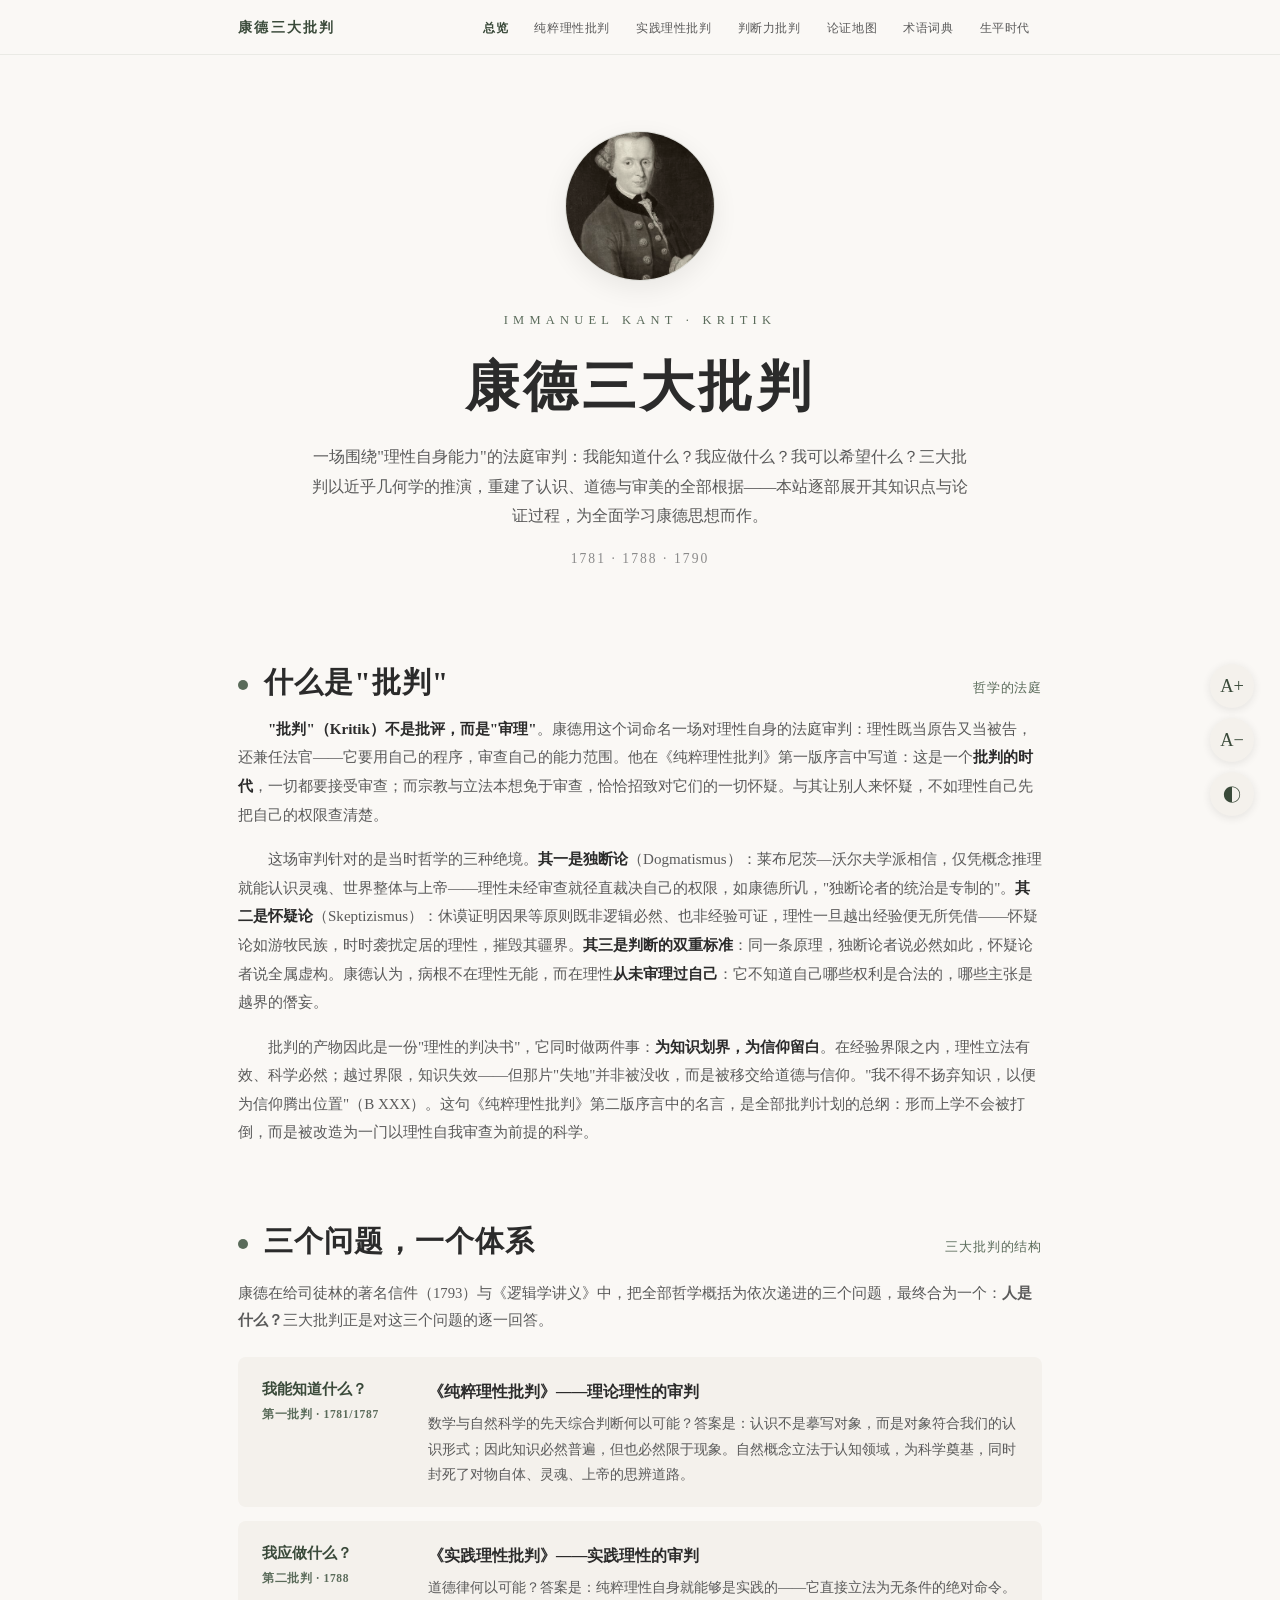
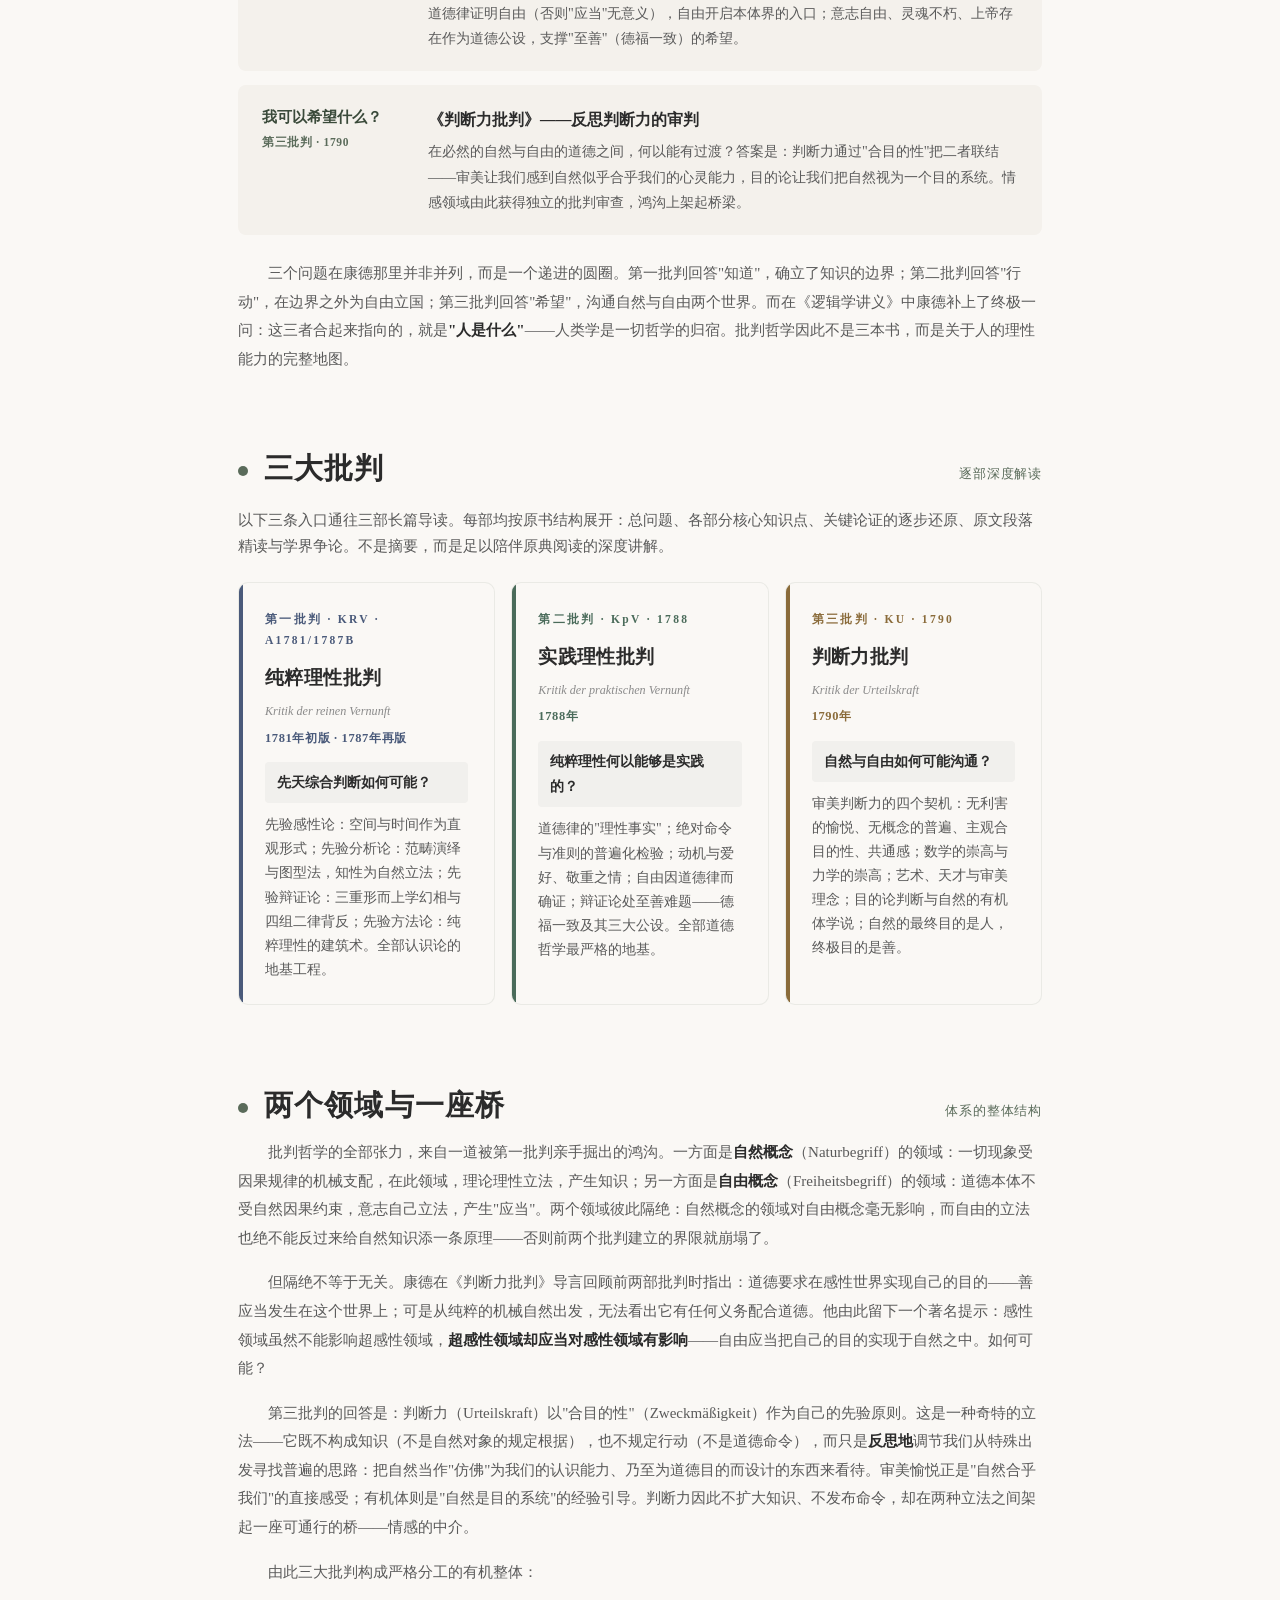
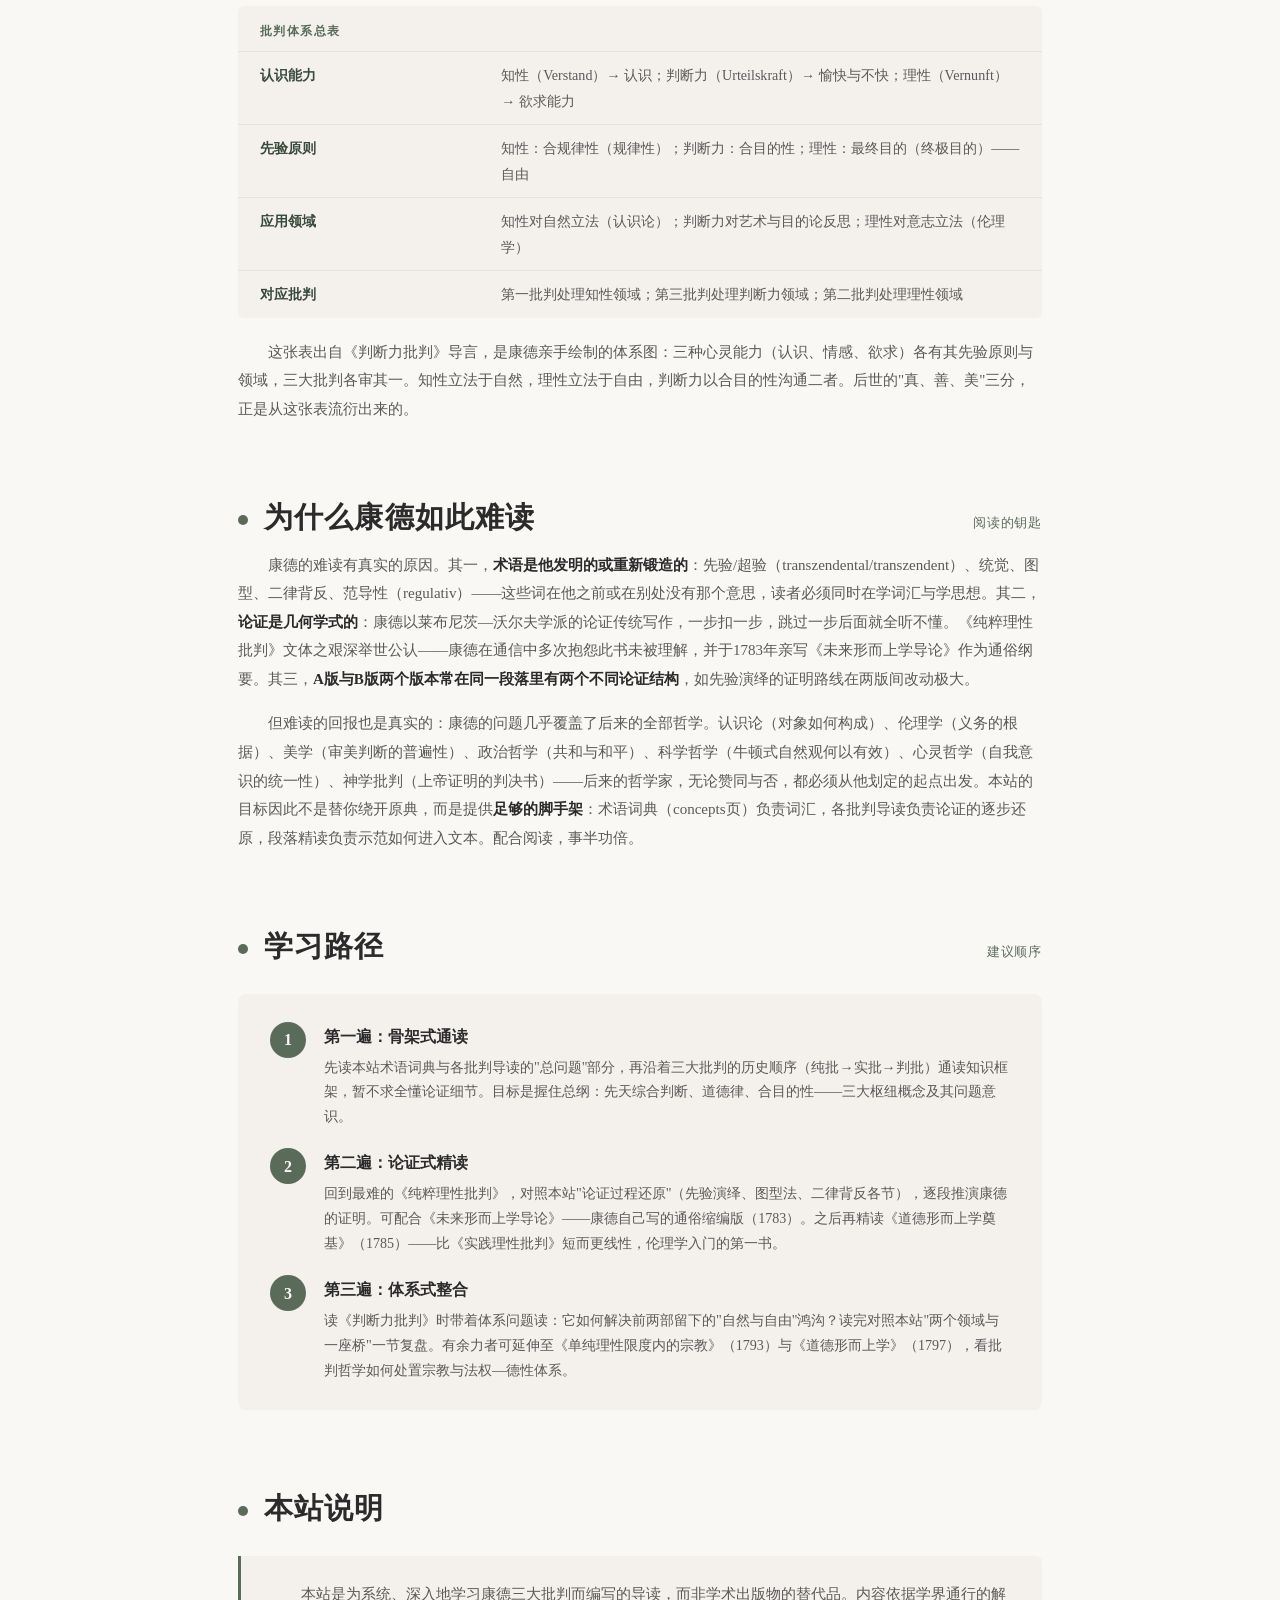
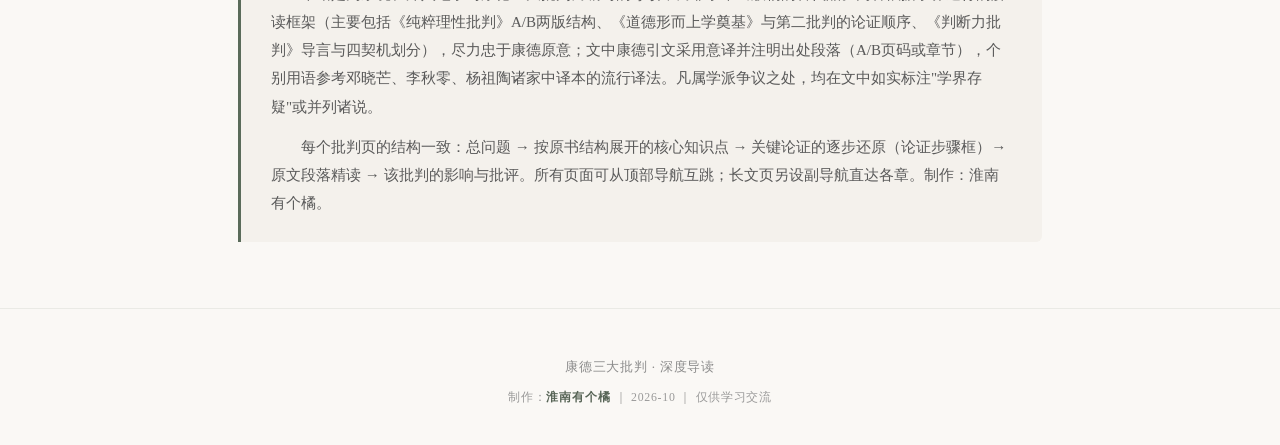
<file: index.html>
<!DOCTYPE html>
<html lang="zh-CN">
<head>
<meta charset="UTF-8">
<meta name="viewport" content="width=device-width, initial-scale=1.0">
<title>康德三大批判 · 深度导读</title>
<meta name="description" content="系统解读康德三大批判——《纯粹理性批判》《实践理性批判》《判断力批判》。逐部展开知识点与论证过程：先天综合判断、先验感性论、二律背反、道德律、自由公设、审美四契机、崇高论与目的论判断。为全面学习而作，忠于原思想。">
<meta property="og:type" content="article">
<meta property="og:site_name" content="康德三大批判">
<meta property="og:title" content="康德三大批判 · 深度导读">
<meta property="og:description" content="三大批判的系统解读：知识点详解与论证过程还原。为全面学习康德哲学而作。">
<link rel="icon" type="image/svg+xml" href="favicon.svg">
<link rel="stylesheet" href="style.css">
<style>
.qa-flow{margin:24px 0;display:grid;grid-template-columns:1fr;gap:14px;}
.qa-item{display:flex;gap:16px;background:var(--bg2);border-radius:8px;padding:20px 24px;align-items:flex-start;}
.qa-item .qa-q{flex-shrink:0;width:150px;font-size:.94rem;font-weight:800;color:var(--accent-dark);line-height:1.7;}
.qa-item .qa-q small{display:block;font-size:.72rem;font-weight:600;color:var(--accent);letter-spacing:.06em;margin-top:2px;}
.qa-item .qa-body{flex:1;}
.qa-item .qa-body h4{font-size:.98rem;font-weight:700;color:var(--ink);margin-bottom:5px;}
.qa-item .qa-body p{font-size:.88rem;color:var(--ink-soft);line-height:1.8;}
@media(max-width:640px){
  .qa-item{flex-direction:column;gap:8px;padding:16px 18px;}
  .qa-item .qa-q{width:auto;}
}
</style>
</head>
<body>

<div class="progress-bar" id="progressBar"></div>
<nav class="top">
  <div class="wrap">
    <a class="brand" href="index.html">康德三大批判</a>
    <ul>
      <li><a href="index.html" class="active">总览</a></li>
      <li><a href="pure.html">纯粹理性批判</a></li>
      <li><a href="practical.html">实践理性批判</a></li>
      <li><a href="judgment.html">判断力批判</a></li>
      <li><a href="map.html">论证地图</a></li>
      <li><a href="concepts.html">术语词典</a></li>
      <li><a href="life.html">生平时代</a></li>
    </ul>
  </div>
</nav>

<header class="hero">
  <div class="wrap">
    <img class="hero-portrait" src="kant.jpg" alt="伊曼努尔·康德">
    <div class="eyebrow">IMMANUEL KANT · KRITIK</div>
    <h1>康德三大批判</h1>
    <p class="sub">一场围绕"理性自身能力"的法庭审判：我能知道什么？我应做什么？我可以希望什么？三大批判以近乎几何学的推演，重建了认识、道德与审美的全部根据——本站逐部展开其知识点与论证过程，为全面学习康德思想而作。</p>
    <div class="years">1781 · 1788 · 1790</div>
  </div>
</header>

<section class="sec reveal">
  <div class="wrap">
    <div class="sec-head">
      <span class="dot"></span>
      <h2>什么是"批判"</h2>
      <span class="span">哲学的法庭</span>
    </div>
    <div class="body-text">
      <p><strong>"批判"（Kritik）不是批评，而是"审理"</strong>。康德用这个词命名一场对理性自身的法庭审判：理性既当原告又当被告，还兼任法官——它要用自己的程序，审查自己的能力范围。他在《纯粹理性批判》第一版序言中写道：这是一个<strong>批判的时代</strong>，一切都要接受审查；而宗教与立法本想免于审查，恰恰招致对它们的一切怀疑。与其让别人来怀疑，不如理性自己先把自己的权限查清楚。</p>
      <p>这场审判针对的是当时哲学的三种绝境。<strong>其一是独断论</strong>（Dogmatismus）：莱布尼茨—沃尔夫学派相信，仅凭概念推理就能认识灵魂、世界整体与上帝——理性未经审查就径直裁决自己的权限，如康德所讥，"独断论者的统治是专制的"。<strong>其二是怀疑论</strong>（Skeptizismus）：休谟证明因果等原则既非逻辑必然、也非经验可证，理性一旦越出经验便无所凭借——怀疑论如游牧民族，时时袭扰定居的理性，摧毁其疆界。<strong>其三是判断的双重标准</strong>：同一条原理，独断论者说必然如此，怀疑论者说全属虚构。康德认为，病根不在理性无能，而在理性<strong>从未审理过自己</strong>：它不知道自己哪些权利是合法的，哪些主张是越界的僭妄。</p>
      <p>批判的产物因此是一份"理性的判决书"，它同时做两件事：<strong>为知识划界，为信仰留白</strong>。在经验界限之内，理性立法有效、科学必然；越过界限，知识失效——但那片"失地"并非被没收，而是被移交给道德与信仰。"我不得不扬弃知识，以便为信仰腾出位置"（B XXX）。这句《纯粹理性批判》第二版序言中的名言，是全部批判计划的总纲：形而上学不会被打倒，而是被改造为一门以理性自我审查为前提的科学。</p>
    </div>
  </div>
</section>

<section class="sec reveal">
  <div class="wrap">
    <div class="sec-head">
      <span class="dot"></span>
      <h2>三个问题，一个体系</h2>
      <span class="span">三大批判的结构</span>
    </div>
    <div class="sec-desc">康德在给司徒林的著名信件（1793）与《逻辑学讲义》中，把全部哲学概括为依次递进的三个问题，最终合为一个：<strong>人是什么？</strong>三大批判正是对这三个问题的逐一回答。</div>
    <div class="qa-flow">
      <div class="qa-item reveal">
        <div class="qa-q">我能知道什么？<small>第一批判 · 1781/1787</small></div>
        <div class="qa-body">
          <h4>《纯粹理性批判》——理论理性的审判</h4>
          <p>数学与自然科学的先天综合判断何以可能？答案是：认识不是摹写对象，而是对象符合我们的认识形式；因此知识必然普遍，但也必然限于现象。自然概念立法于认知领域，为科学奠基，同时封死了对物自体、灵魂、上帝的思辨道路。</p>
        </div>
      </div>
      <div class="qa-item reveal">
        <div class="qa-q">我应做什么？<small>第二批判 · 1788</small></div>
        <div class="qa-body">
          <h4>《实践理性批判》——实践理性的审判</h4>
          <p>道德律何以可能？答案是：纯粹理性自身就能够是实践的——它直接立法为无条件的绝对命令。道德律证明自由（否则"应当"无意义），自由开启本体界的入口；意志自由、灵魂不朽、上帝存在作为道德公设，支撑"至善"（德福一致）的希望。</p>
        </div>
      </div>
      <div class="qa-item reveal">
        <div class="qa-q">我可以希望什么？<small>第三批判 · 1790</small></div>
        <div class="qa-body">
          <h4>《判断力批判》——反思判断力的审判</h4>
          <p>在必然的自然与自由的道德之间，何以能有过渡？答案是：判断力通过"合目的性"把二者联结——审美让我们感到自然似乎合乎我们的心灵能力，目的论让我们把自然视为一个目的系统。情感领域由此获得独立的批判审查，鸿沟上架起桥梁。</p>
        </div>
      </div>
    </div>
    <div class="body-text">
      <p>三个问题在康德那里并非并列，而是一个递进的圆圈。第一批判回答"知道"，确立了知识的边界；第二批判回答"行动"，在边界之外为自由立国；第三批判回答"希望"，沟通自然与自由两个世界。而在《逻辑学讲义》中康德补上了终极一问：这三者合起来指向的，就是<strong>"人是什么"</strong>——人类学是一切哲学的归宿。批判哲学因此不是三本书，而是关于人的理性能力的完整地图。</p>
    </div>
  </div>
</section>

<section class="sec reveal">
  <div class="wrap">
    <div class="sec-head">
      <span class="dot"></span>
      <h2>三大批判</h2>
      <span class="span">逐部深度解读</span>
    </div>
    <p class="sec-desc">以下三条入口通往三部长篇导读。每部均按原书结构展开：总问题、各部分核心知识点、关键论证的逐步还原、原文段落精读与学界争论。不是摘要，而是足以陪伴原典阅读的深度讲解。</p>
    <div class="crit-grid">
      <a class="crit-card" href="pure.html" style="--cc:#4a5a7a;">
        <div class="cc-num">第一批判 · KRV · A1781/1787B</div>
        <h3>纯粹理性批判</h3>
        <div class="cc-en">Kritik der reinen Vernunft</div>
        <div class="cc-year">1781年初版 · 1787年再版</div>
        <div class="cc-q">先天综合判断如何可能？</div>
        <p>先验感性论：空间与时间作为直观形式；先验分析论：范畴演绎与图型法，知性为自然立法；先验辩证论：三重形而上学幻相与四组二律背反；先验方法论：纯粹理性的建筑术。全部认识论的地基工程。</p>
      </a>
      <a class="crit-card" href="practical.html" style="--cc:#4a6b5a;">
        <div class="cc-num">第二批判 · KpV · 1788</div>
        <h3>实践理性批判</h3>
        <div class="cc-en">Kritik der praktischen Vernunft</div>
        <div class="cc-year">1788年</div>
        <div class="cc-q">纯粹理性何以能够是实践的？</div>
        <p>道德律的"理性事实"；绝对命令与准则的普遍化检验；动机与爱好、敬重之情；自由因道德律而确证；辩证论处至善难题——德福一致及其三大公设。全部道德哲学最严格的地基。</p>
      </a>
      <a class="crit-card" href="judgment.html" style="--cc:#8a6b3a;">
        <div class="cc-num">第三批判 · KU · 1790</div>
        <h3>判断力批判</h3>
        <div class="cc-en">Kritik der Urteilskraft</div>
        <div class="cc-year">1790年</div>
        <div class="cc-q">自然与自由如何可能沟通？</div>
        <p>审美判断力的四个契机：无利害的愉悦、无概念的普遍、主观合目的性、共通感；数学的崇高与力学的崇高；艺术、天才与审美理念；目的论判断与自然的有机体学说；自然的最终目的是人，终极目的是善。</p>
      </a>
    </div>
  </div>
</section>

<section class="sec reveal" id="bridge">
  <div class="wrap">
    <div class="sec-head">
      <span class="dot"></span>
      <h2>两个领域与一座桥</h2>
      <span class="span">体系的整体结构</span>
    </div>
    <div class="body-text">
      <p>批判哲学的全部张力，来自一道被第一批判亲手掘出的鸿沟。一方面是<strong>自然概念</strong>（Naturbegriff）的领域：一切现象受因果规律的机械支配，在此领域，理论理性立法，产生知识；另一方面是<strong>自由概念</strong>（Freiheitsbegriff）的领域：道德本体不受自然因果约束，意志自己立法，产生"应当"。两个领域彼此隔绝：自然概念的领域对自由概念毫无影响，而自由的立法也绝不能反过来给自然知识添一条原理——否则前两个批判建立的界限就崩塌了。</p>
      <p>但隔绝不等于无关。康德在《判断力批判》导言回顾前两部批判时指出：道德要求在感性世界实现自己的目的——善应当发生在这个世界上；可是从纯粹的机械自然出发，无法看出它有任何义务配合道德。他由此留下一个著名提示：感性领域虽然不能影响超感性领域，<strong>超感性领域却应当对感性领域有影响</strong>——自由应当把自己的目的实现于自然之中。如何可能？</p>
      <p>第三批判的回答是：判断力（Urteilskraft）以"合目的性"（Zweckmäßigkeit）作为自己的先验原则。这是一种奇特的立法——它既不构成知识（不是自然对象的规定根据），也不规定行动（不是道德命令），而只是<strong>反思地</strong>调节我们从特殊出发寻找普遍的思路：把自然当作"仿佛"为我们的认识能力、乃至为道德目的而设计的东西来看待。审美愉悦正是"自然合乎我们"的直接感受；有机体则是"自然是目的系统"的经验引导。判断力因此不扩大知识、不发布命令，却在两种立法之间架起一座可通行的桥——情感的中介。</p>
      <p>由此三大批判构成严格分工的有机整体：</p>
    </div>
    <div class="struct-box">
      <div class="sb-title">批判体系总表</div>
      <table>
        <tr><td>认识能力</td><td>知性（Verstand）→ 认识；判断力（Urteilskraft）→ 愉快与不快；理性（Vernunft）→ 欲求能力</td></tr>
        <tr><td>先验原则</td><td>知性：合规律性（规律性）；判断力：合目的性；理性：最终目的（终极目的）——自由</td></tr>
        <tr><td>应用领域</td><td>知性对自然立法（认识论）；判断力对艺术与目的论反思；理性对意志立法（伦理学）</td></tr>
        <tr><td>对应批判</td><td>第一批判处理知性领域；第三批判处理判断力领域；第二批判处理理性领域</td></tr>
      </table>
    </div>
    <div class="body-text">
      <p>这张表出自《判断力批判》导言，是康德亲手绘制的体系图：三种心灵能力（认识、情感、欲求）各有其先验原则与领域，三大批判各审其一。知性立法于自然，理性立法于自由，判断力以合目的性沟通二者。后世的"真、善、美"三分，正是从这张表流衍出来的。</p>
    </div>
  </div>
</section>

<section class="sec reveal">
  <div class="wrap">
    <div class="sec-head">
      <span class="dot"></span>
      <h2>为什么康德如此难读</h2>
      <span class="span">阅读的钥匙</span>
    </div>
    <div class="body-text">
      <p>康德的难读有真实的原因。其一，<strong>术语是他发明的或重新锻造的</strong>：先验/超验（transzendental/transzendent）、统觉、图型、二律背反、范导性（regulativ）——这些词在他之前或在别处没有那个意思，读者必须同时在学词汇与学思想。其二，<strong>论证是几何学式的</strong>：康德以莱布尼茨—沃尔夫学派的论证传统写作，一步扣一步，跳过一步后面就全听不懂。《纯粹理性批判》文体之艰深举世公认——康德在通信中多次抱怨此书未被理解，并于1783年亲写《未来形而上学导论》作为通俗纲要。其三，<strong>A版与B版两个版本常在同一段落里有两个不同论证结构</strong>，如先验演绎的证明路线在两版间改动极大。</p>
      <p>但难读的回报也是真实的：康德的问题几乎覆盖了后来的全部哲学。认识论（对象如何构成）、伦理学（义务的根据）、美学（审美判断的普遍性）、政治哲学（共和与和平）、科学哲学（牛顿式自然观何以有效）、心灵哲学（自我意识的统一性）、神学批判（上帝证明的判决书）——后来的哲学家，无论赞同与否，都必须从他划定的起点出发。本站的目标因此不是替你绕开原典，而是提供<strong>足够的脚手架</strong>：术语词典（concepts页）负责词汇，各批判导读负责论证的逐步还原，段落精读负责示范如何进入文本。配合阅读，事半功倍。</p>
    </div>
  </div>
</section>

<section class="sec reveal">
  <div class="wrap">
    <div class="sec-head">
      <span class="dot"></span>
      <h2>学习路径</h2>
      <span class="span">建议顺序</span>
    </div>
    <div class="path-box">
      <div class="path-step">
        <div class="ps-num">1</div>
        <div class="ps-body">
          <h4>第一遍：骨架式通读</h4>
          <p>先读本站术语词典与各批判导读的"总问题"部分，再沿着三大批判的历史顺序（纯批→实批→判批）通读知识框架，暂不求全懂论证细节。目标是握住总纲：先天综合判断、道德律、合目的性——三大枢纽概念及其问题意识。</p>
        </div>
      </div>
      <div class="path-step">
        <div class="ps-num">2</div>
        <div class="ps-body">
          <h4>第二遍：论证式精读</h4>
          <p>回到最难的《纯粹理性批判》，对照本站"论证过程还原"（先验演绎、图型法、二律背反各节），逐段推演康德的证明。可配合《未来形而上学导论》——康德自己写的通俗缩编版（1783）。之后再精读《道德形而上学奠基》（1785）——比《实践理性批判》短而更线性，伦理学入门的第一书。</p>
        </div>
      </div>
      <div class="path-step">
        <div class="ps-num">3</div>
        <div class="ps-body">
          <h4>第三遍：体系式整合</h4>
          <p>读《判断力批判》时带着体系问题读：它如何解决前两部留下的"自然与自由"鸿沟？读完对照本站"两个领域与一座桥"一节复盘。有余力者可延伸至《单纯理性限度内的宗教》（1793）与《道德形而上学》（1797），看批判哲学如何处置宗教与法权—德性体系。</p>
        </div>
      </div>
    </div>
  </div>
</section>

<section class="sec reveal">
  <div class="wrap">
    <div class="sec-head">
      <span class="dot"></span>
      <h2>本站说明</h2>
    </div>
    <div class="preface">
      <p>本站是为系统、深入地学习康德三大批判而编写的导读，而非学术出版物的替代品。内容依据学界通行的解读框架（主要包括《纯粹理性批判》A/B两版结构、《道德形而上学奠基》与第二批判的论证顺序、《判断力批判》导言与四契机划分），尽力忠于康德原意；文中康德引文采用意译并注明出处段落（A/B页码或章节），个别用语参考邓晓芒、李秋零、杨祖陶诸家中译本的流行译法。凡属学派争议之处，均在文中如实标注"学界存疑"或并列诸说。</p>
      <p>每个批判页的结构一致：总问题 → 按原书结构展开的核心知识点 → 关键论证的逐步还原（论证步骤框）→ 原文段落精读 → 该批判的影响与批评。所有页面可从顶部导航互跳；长文页另设副导航直达各章。制作：淮南有个橘。</p>
    </div>
  </div>
</section>

<footer>
  <div class="wrap">
    <p>康德三大批判 · 深度导读</p>
    <p class="foot-meta">制作：<span class="maker">淮南有个橘</span> ｜ 2026-10 ｜ 仅供学习交流</p>
  </div>
</footer>

<button class="to-top" onclick="window.scrollTo({top:0,behavior:'smooth'})">↑</button>
<div class="tool-fab" id="tool-fab">
  <button id="font-increase" title="页面放大" aria-label="页面放大">A+</button>
  <button id="font-decrease" title="页面缩小" aria-label="页面缩小">A−</button>
  <button id="dark-toggle" title="暗黑模式" aria-label="切换暗黑模式">◐</button>
</div>
<script>
const obs=new IntersectionObserver((es)=>{es.forEach(e=>{if(e.isIntersecting)e.target.classList.add('in');});},{threshold:.12});
document.querySelectorAll('.reveal').forEach(el=>obs.observe(el));
/* 浮动工具组 */
(function(){
  var fab=document.getElementById('tool-fab');
  if(!fab)return;
  var btns=fab.querySelectorAll('button');
  btns.forEach(function(b){b.classList.add('show');});
  var toTopBtn=document.querySelector('.to-top');
  if(toTopBtn){
    window.addEventListener('scroll',function(){if(window.scrollY>400)toTopBtn.classList.add('show');else toTopBtn.classList.remove('show');});
  }
  var zoomLevel=100;
  var html=document.documentElement;
  var fabEl=document.getElementById('tool-fab');
  var toTop=document.querySelector('.to-top');
  var ZOOM_STEPS=[75,100,125,150];
  function applyZoom(){
    html.style.zoom=zoomLevel+'%';
    var rev=(100/zoomLevel*100).toFixed(2)+'%';
    if(fabEl)fabEl.style.zoom=rev;
    if(toTop)toTop.style.zoom=rev;
    document.body.classList.toggle('zoomed',zoomLevel>100);
  }
  var saved=localStorage.getItem('kant-zoom');
  if(saved){zoomLevel=parseInt(saved);applyZoom();}
  document.getElementById('font-increase').addEventListener('click',function(){
    var idx=ZOOM_STEPS.indexOf(zoomLevel);
    if(idx<ZOOM_STEPS.length-1){zoomLevel=ZOOM_STEPS[idx+1];applyZoom();localStorage.setItem('kant-zoom',zoomLevel);}
  });
  document.getElementById('font-decrease').addEventListener('click',function(){
    var idx=ZOOM_STEPS.indexOf(zoomLevel);
    if(idx>0){zoomLevel=ZOOM_STEPS[idx-1];applyZoom();localStorage.setItem('kant-zoom',zoomLevel);}
  });
  var isDown=false,startX=0,startY=0,scrollX=0,scrollY=0;
  document.body.addEventListener('mousedown',function(e){
    if(!document.body.classList.contains('zoomed'))return;
    if(e.target.closest('a,button,.to-top,.tool-fab,nav,.sub-nav'))return;
    isDown=true;document.body.classList.add('dragging');
    startX=e.clientX;startY=e.clientY;
    scrollX=window.scrollX;scrollY=window.scrollY;
    e.preventDefault();
  });
  document.addEventListener('mousemove',function(e){
    if(!isDown)return;
    window.scrollTo(scrollX-(e.clientX-startX),scrollY-(e.clientY-startY));
  });
  document.addEventListener('mouseup',function(){isDown=false;document.body.classList.remove('dragging');});
  var dt=document.getElementById('dark-toggle');
  if(localStorage.getItem('kant-dark')==='1'){document.body.classList.add('dark');dt.classList.add('active');}
  dt.addEventListener('click',function(){
    document.body.classList.toggle('dark');var on=document.body.classList.contains('dark');
    dt.classList.toggle('active',on);localStorage.setItem('kant-dark',on?'1':'0');
  });
})();
</script>
<script>
(function(){var pb=document.getElementById('progressBar');if(!pb)return;var up=function(){var h=document.documentElement,b=document.body;var max=h.scrollHeight-h.clientHeight;var p=max>0?(h.scrollTop||b.scrollTop)/max*100:0;pb.style.width=p+'%';};window.addEventListener('scroll',up,{passive:true});window.addEventListener('resize',up);up();})();
</script>
</body>
</html>
</file>
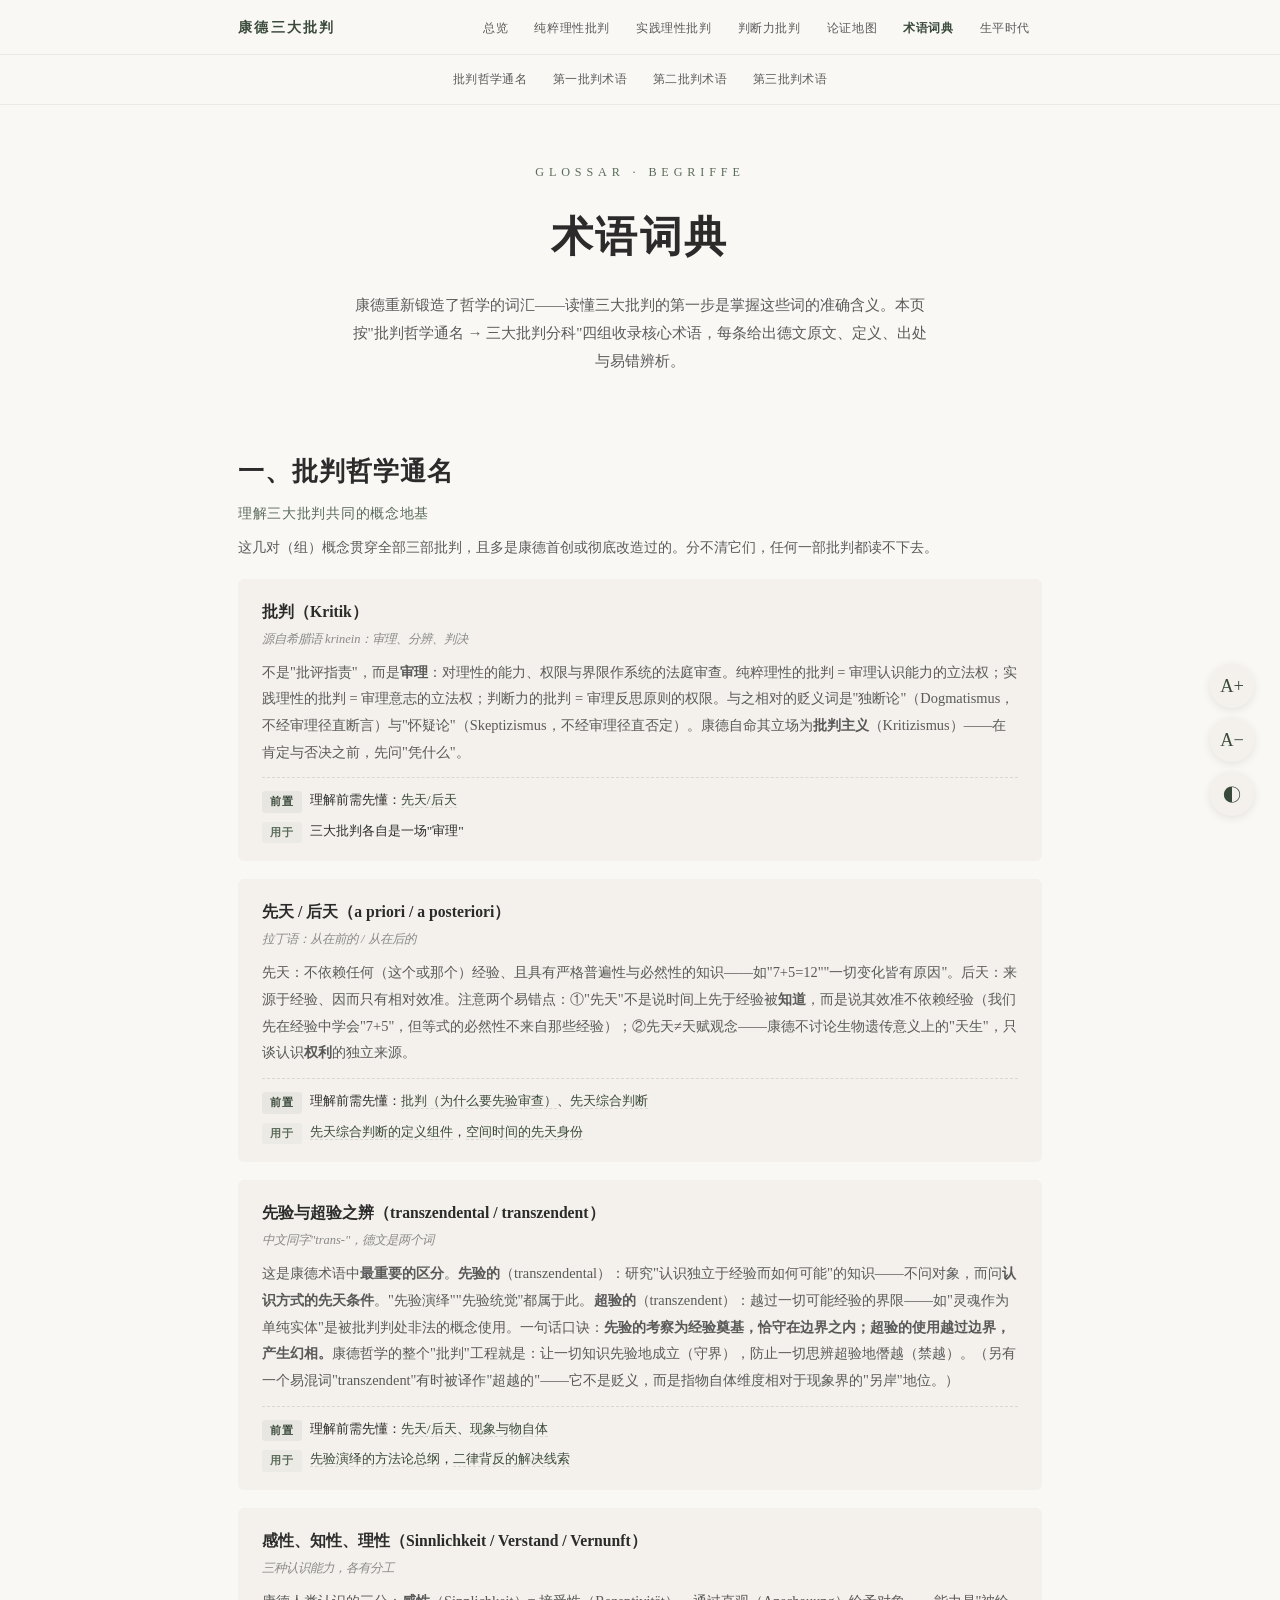
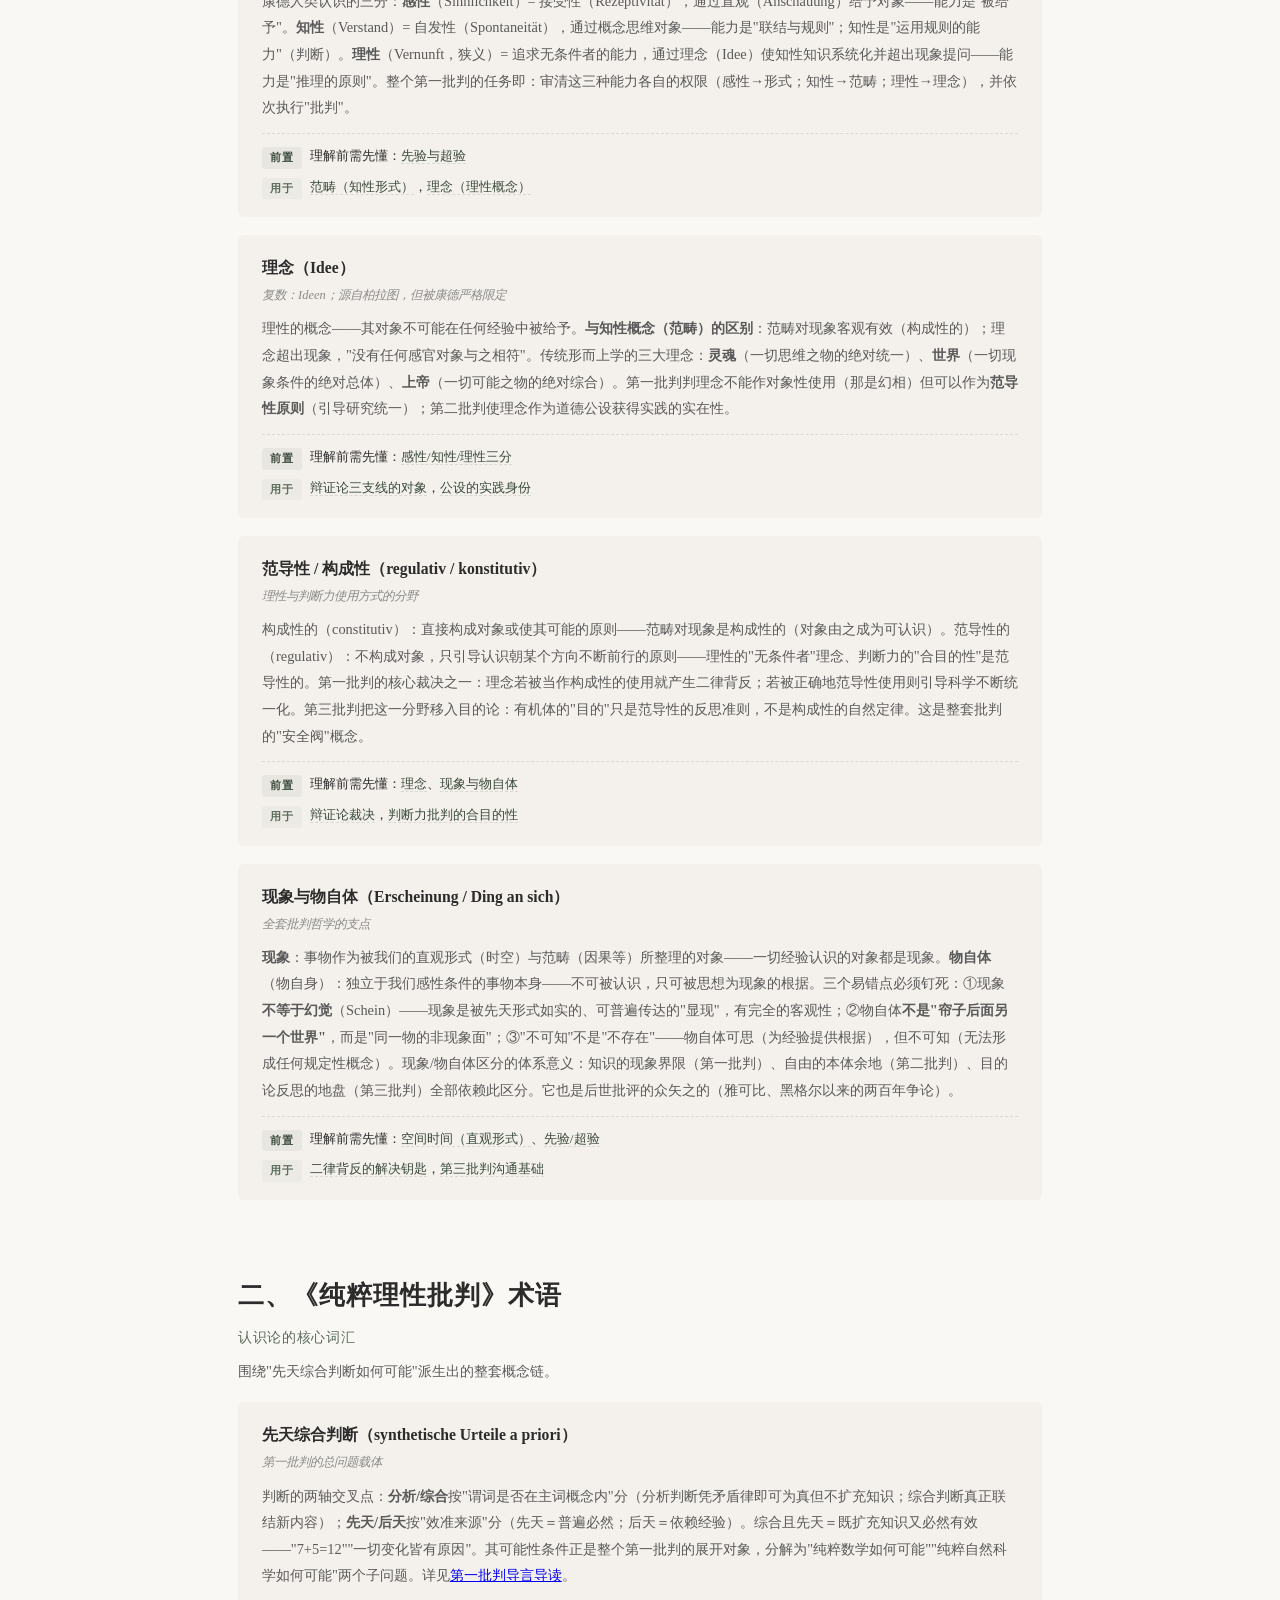
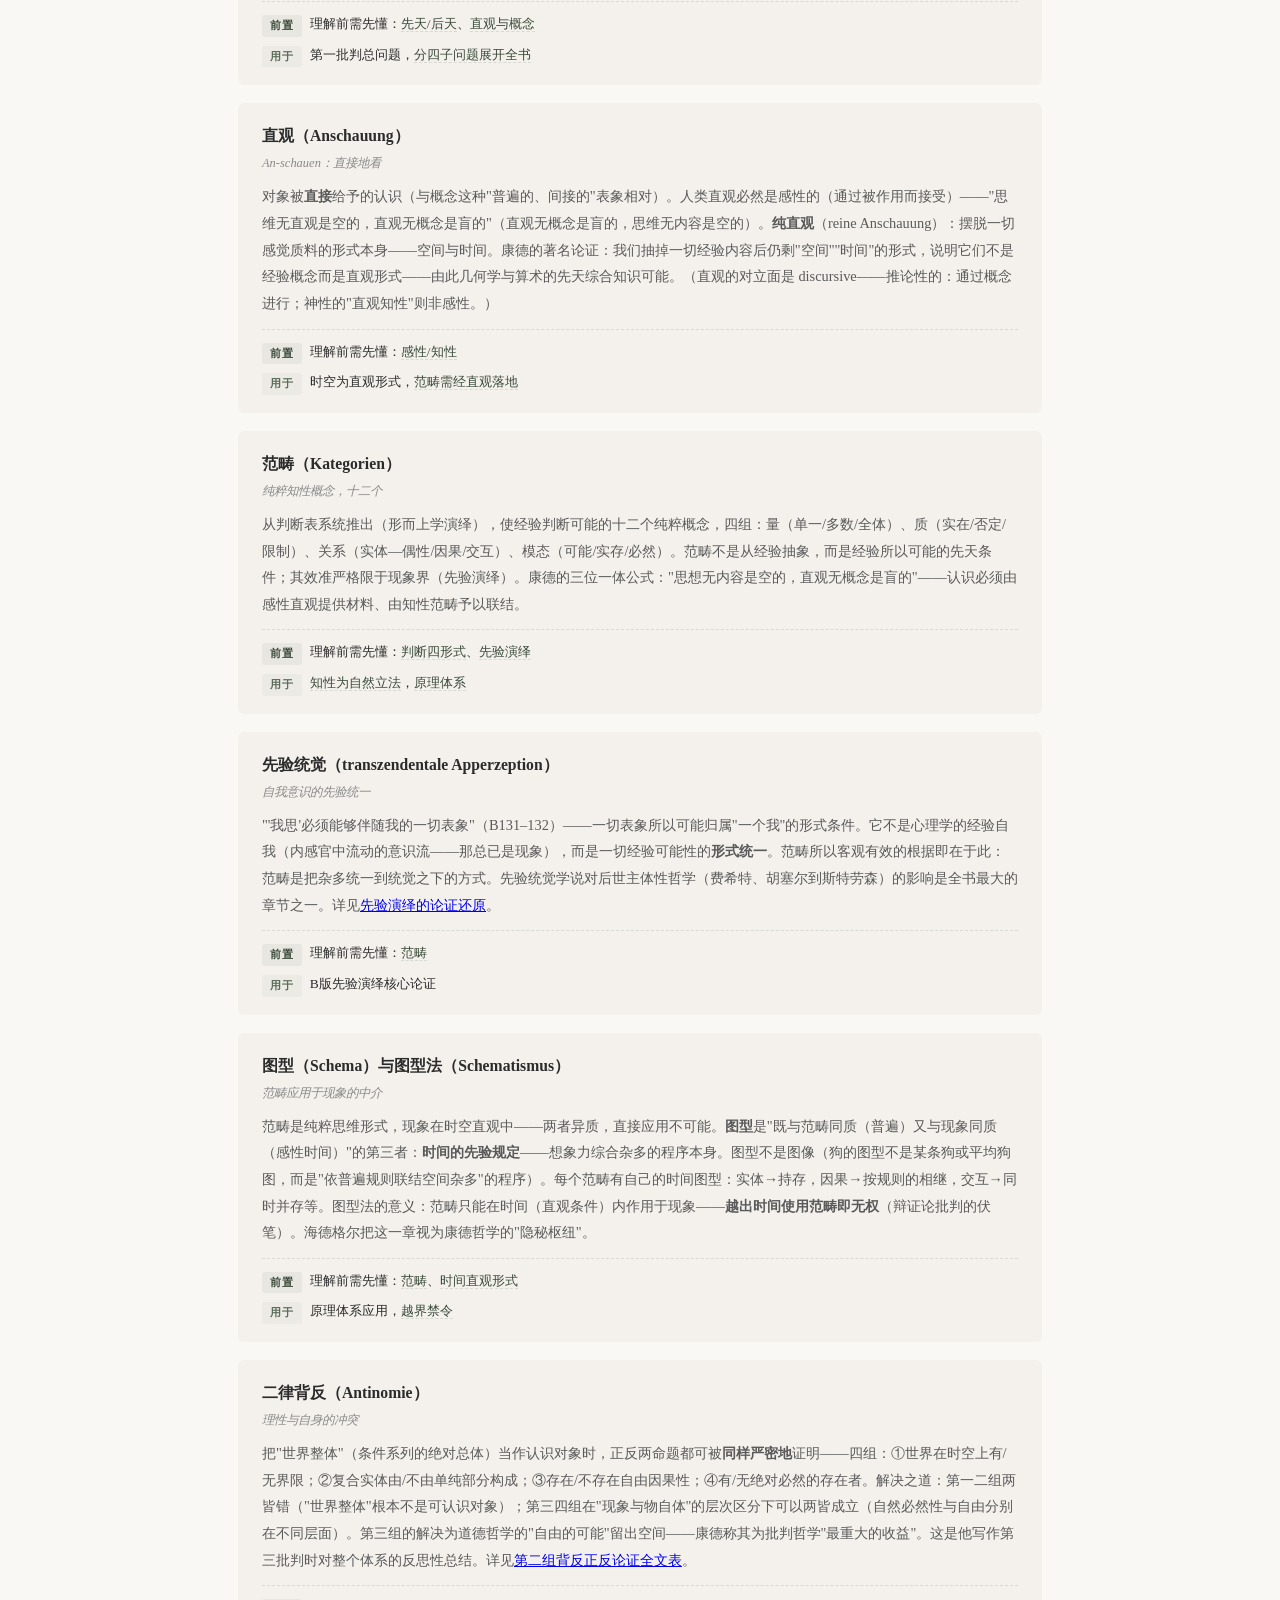
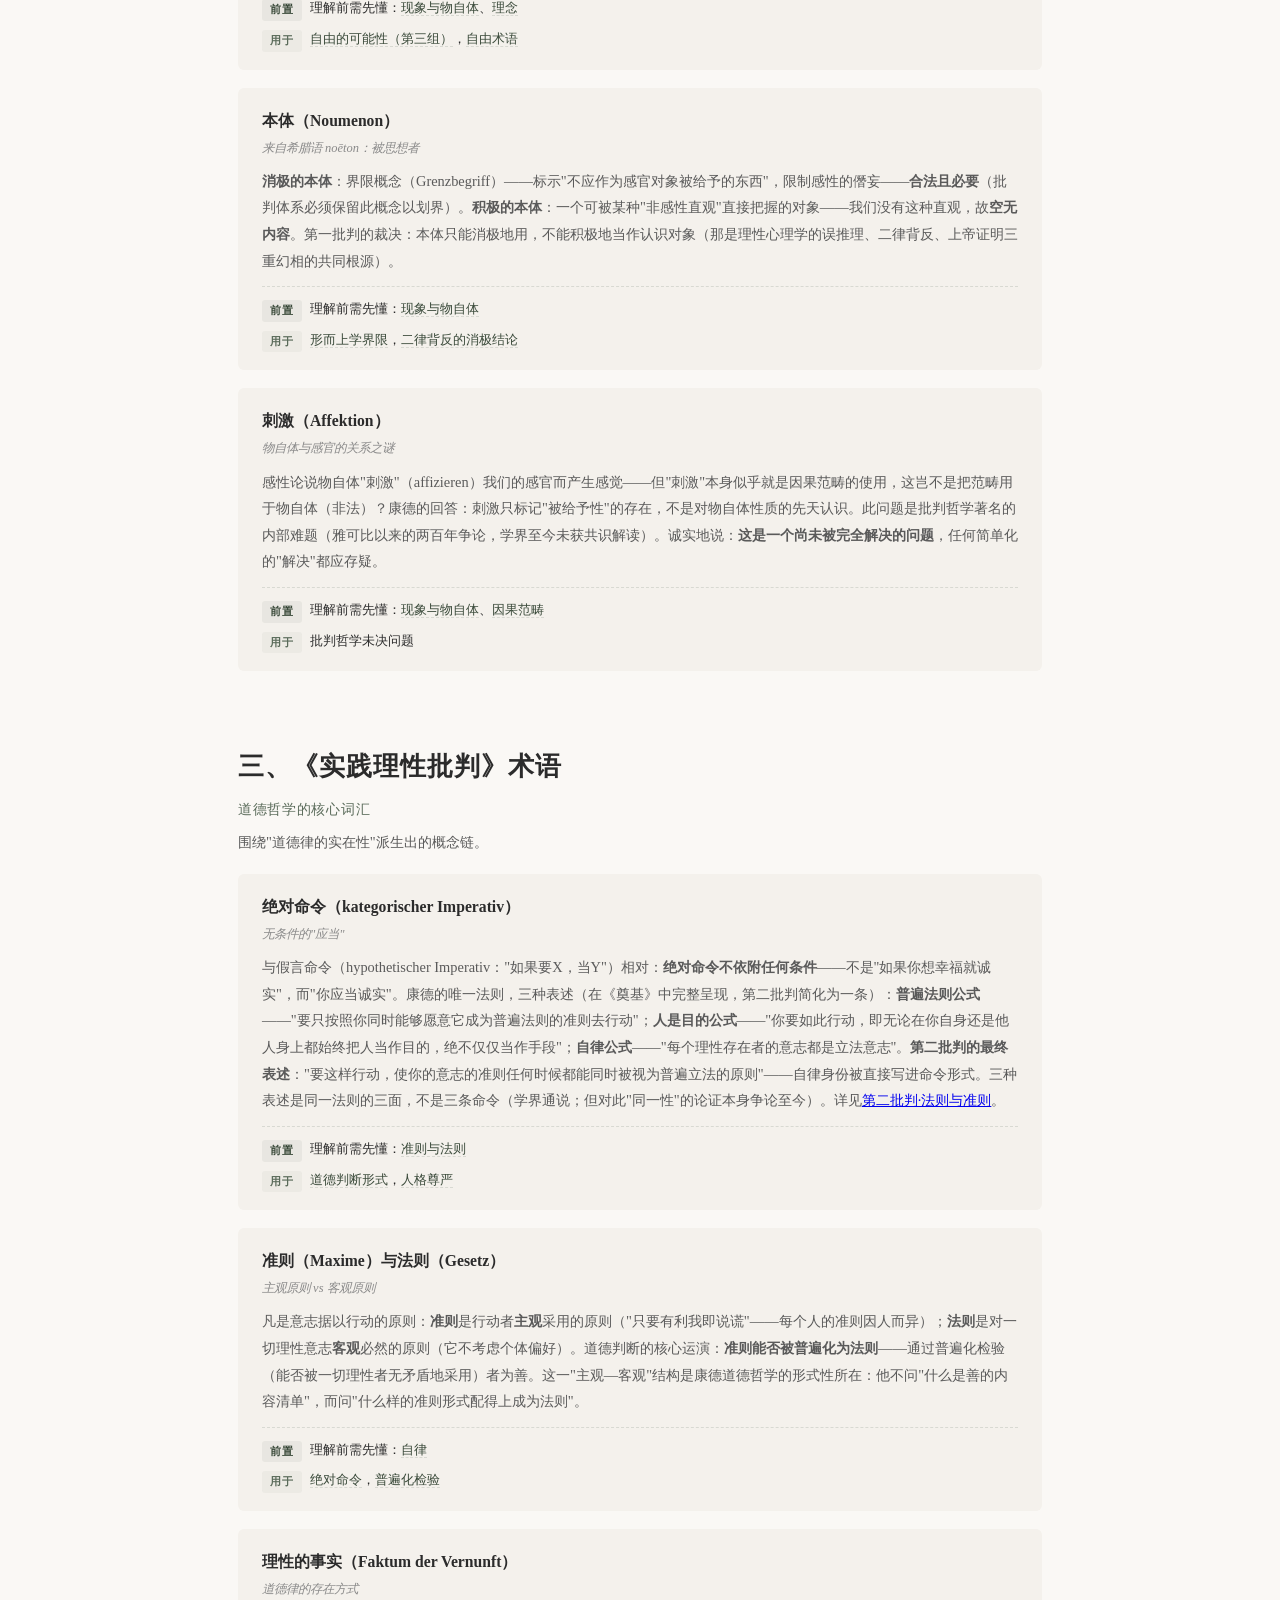
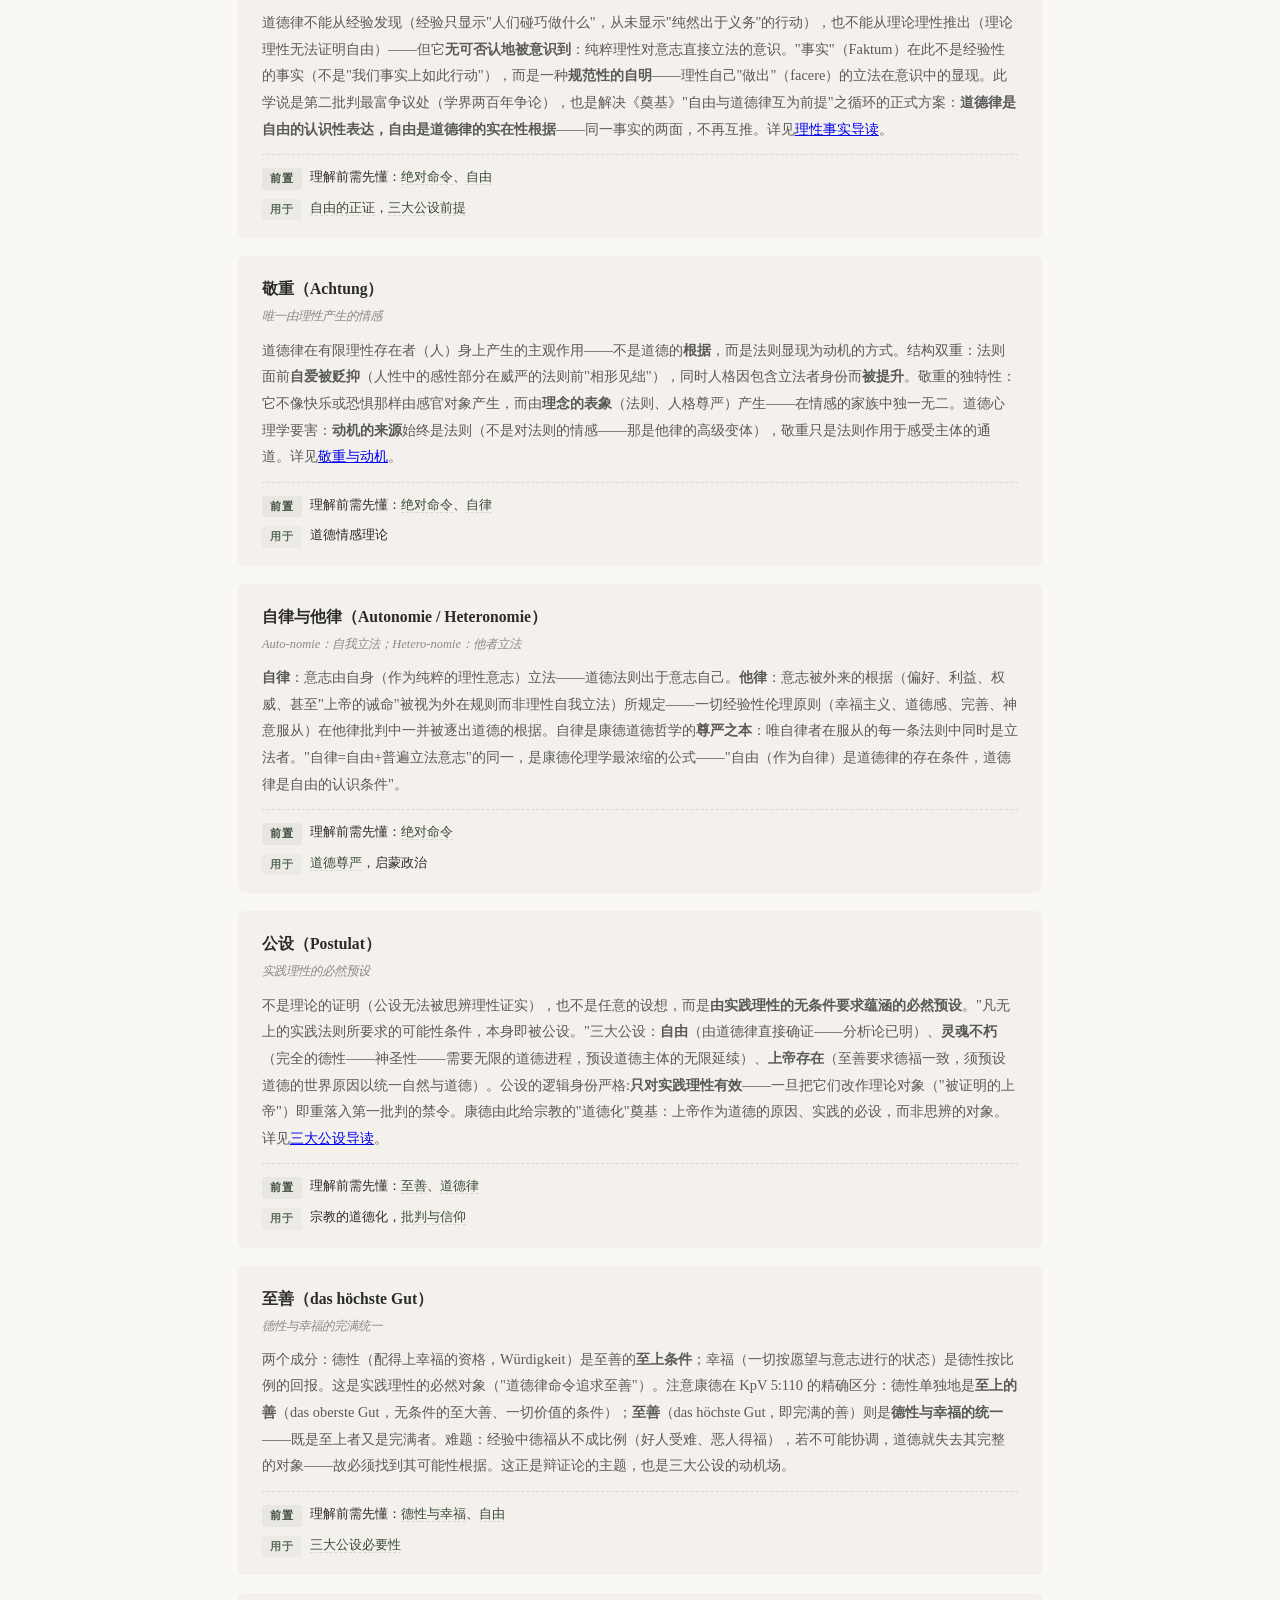
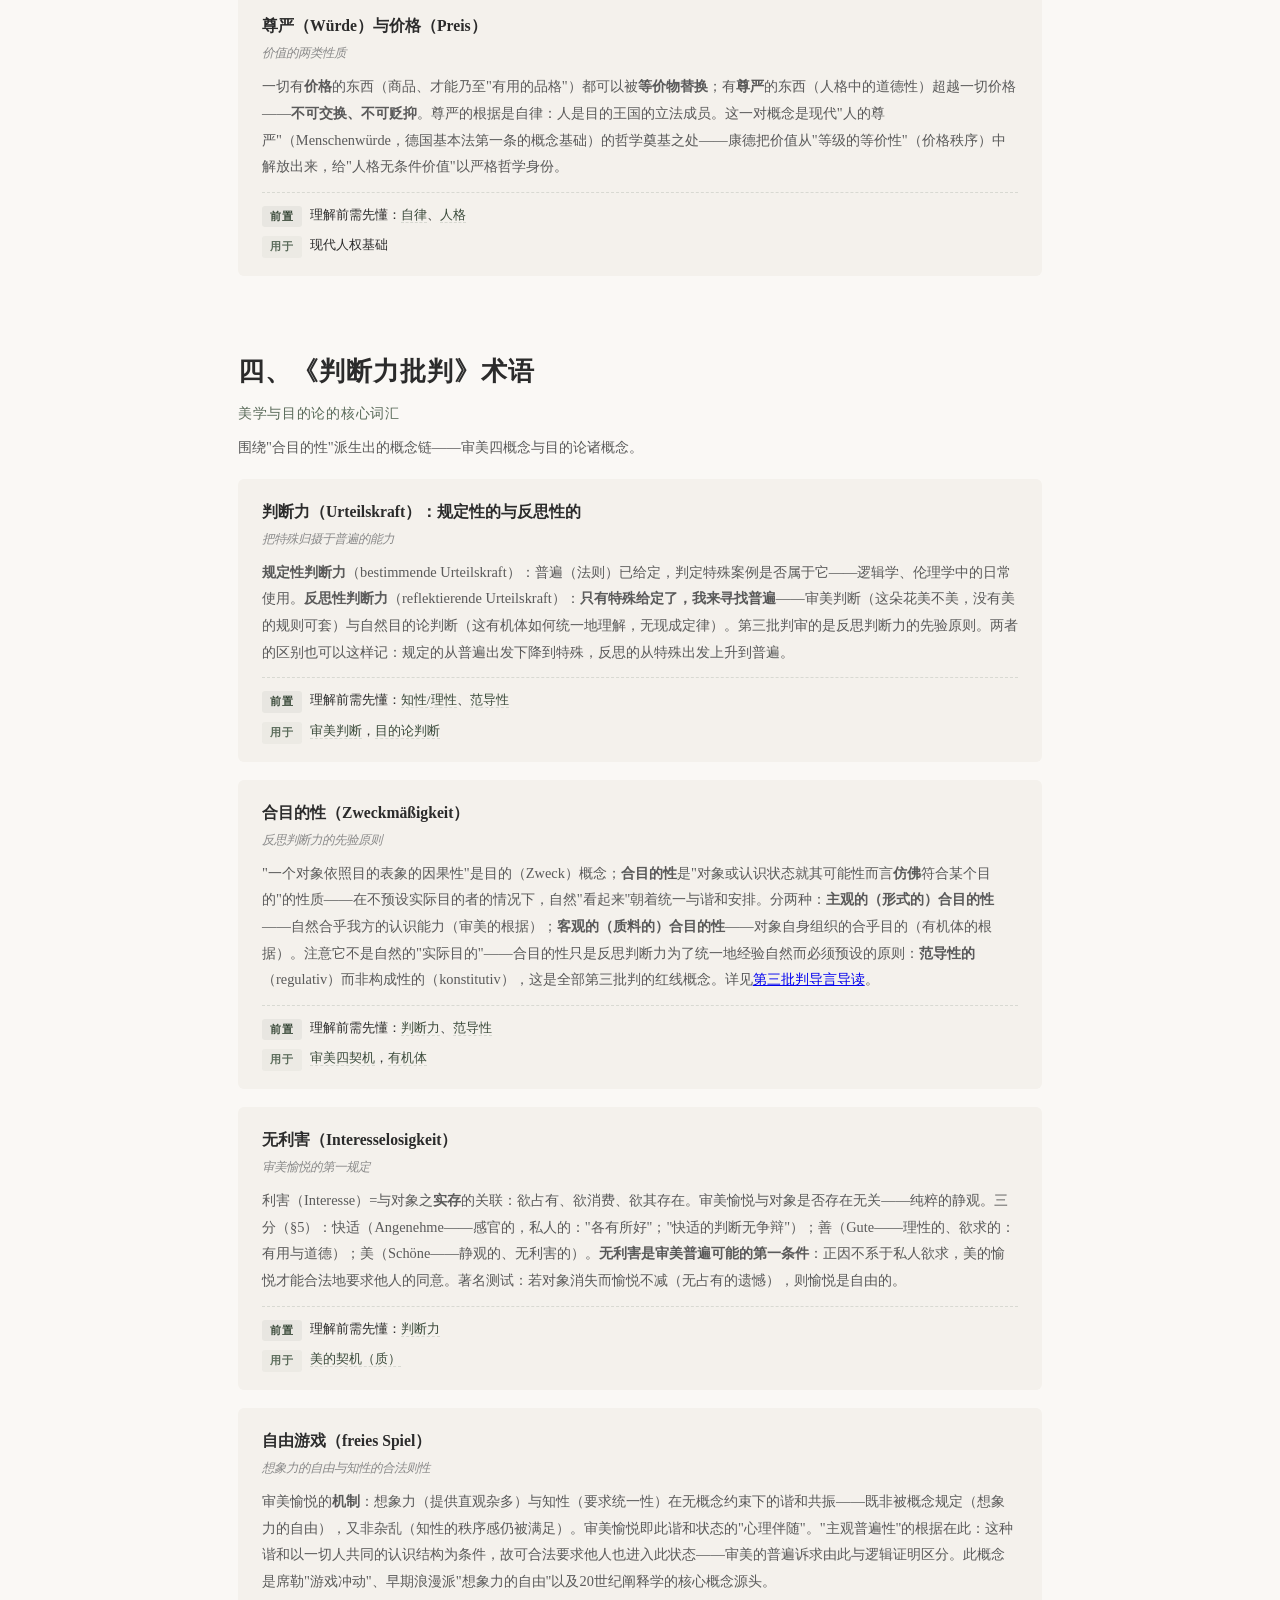
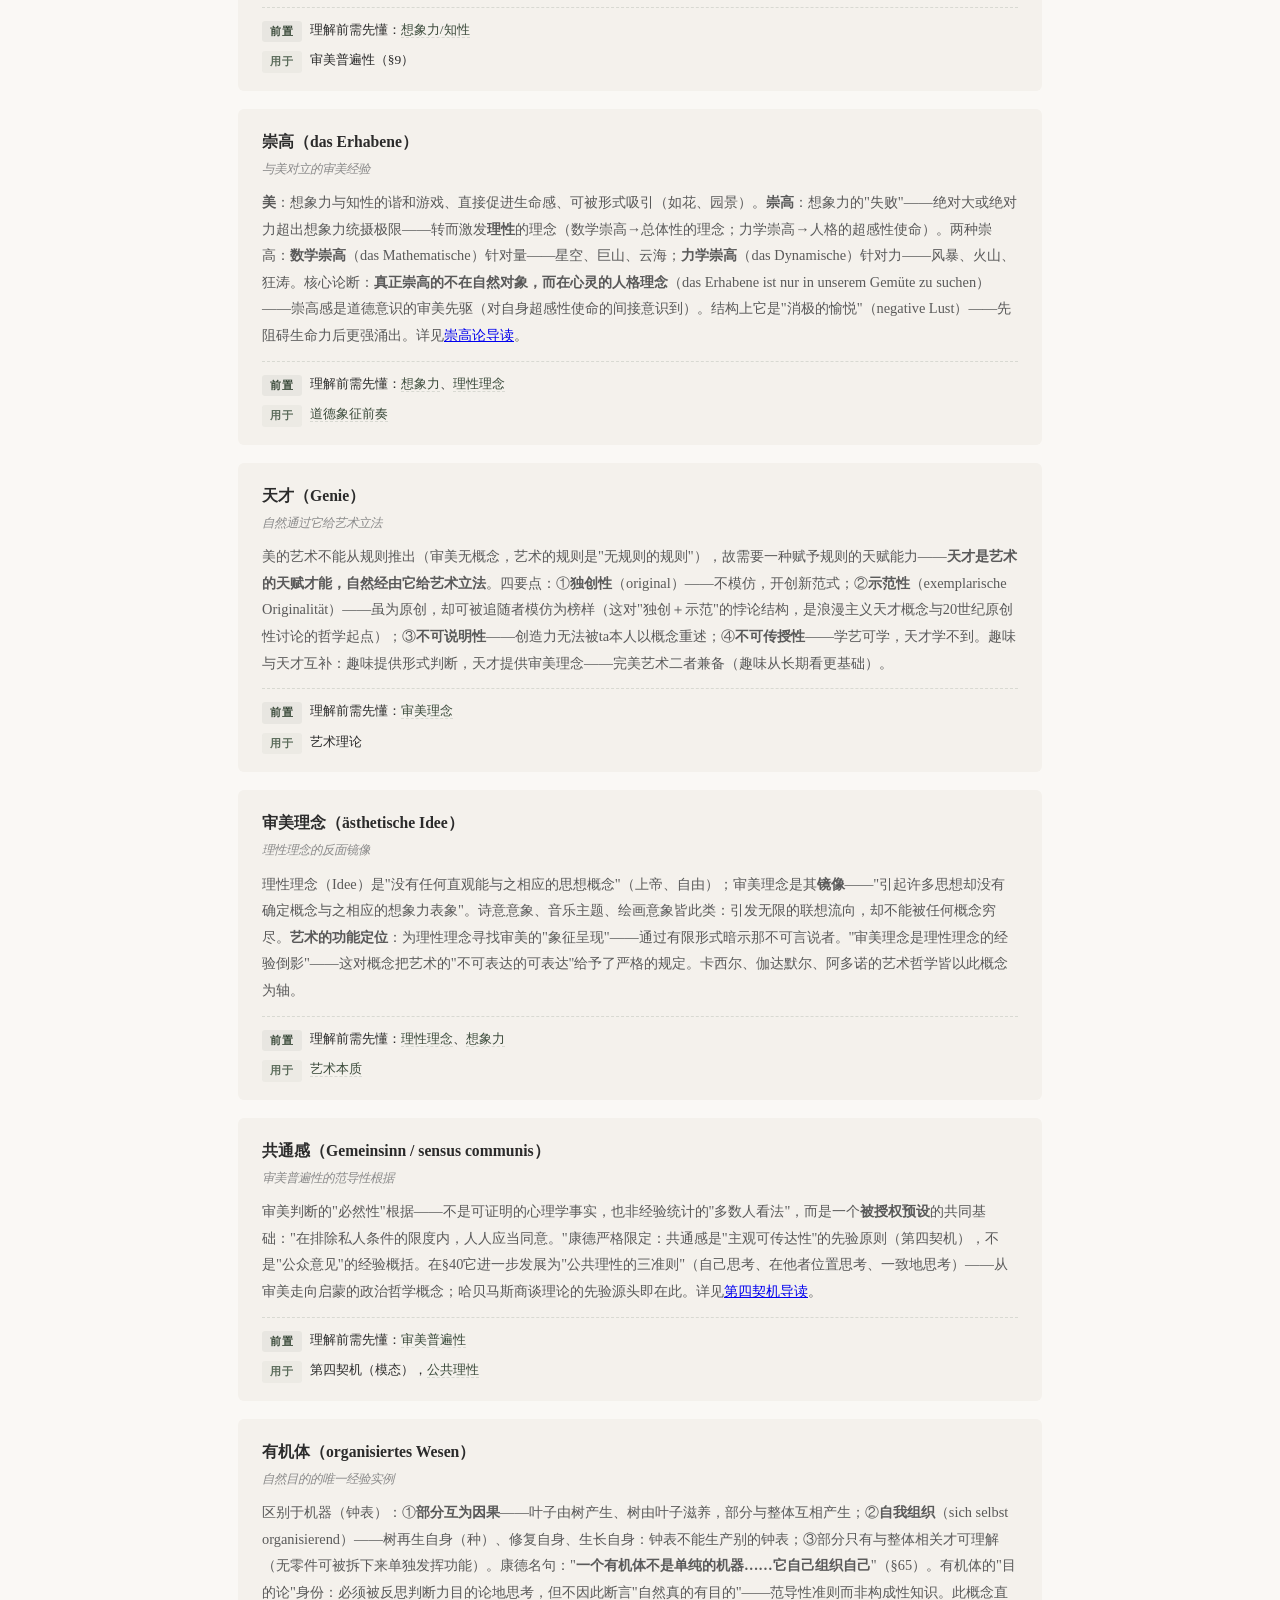
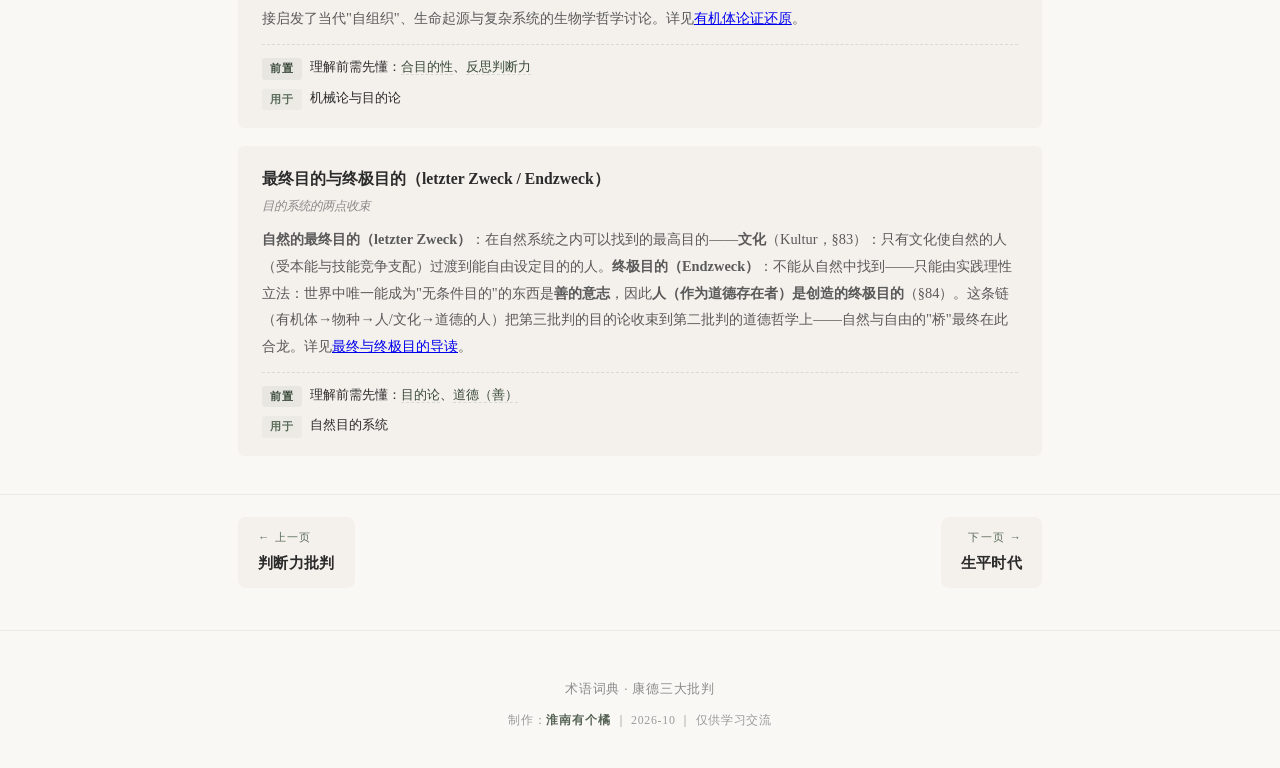
<file: concepts.html>
<!DOCTYPE html>
<html lang="zh-CN">
<head>
<meta charset="UTF-8">
<meta name="viewport" content="width=device-width, initial-scale=1.0">
<title>术语词典 · 康德三大批判</title>
<meta name="description" content="康德三大批判关键术语详解：批判、先验与超验之辨、先天综合判断、直观、时空、范畴、统觉、图型、现象与物自体、范导与构成、二律背反、绝对命令、准则与法则、理性事实、敬重、自律与他律、尊严、公设、至善、判断力、合目的性、趣味、崇高、天才、审美理念、共通感、有机体、终极目的。">
<meta property="og:type" content="article">
<meta property="og:site_name" content="康德三大批判">
<meta property="og:title" content="术语词典 · 康德三大批判">
<link rel="icon" type="image/svg+xml" href="favicon.svg">
<link rel="stylesheet" href="style.css">
</head>
<body>

<div class="progress-bar" id="progressBar"></div>
<nav class="top">
  <div class="wrap">
    <a class="brand" href="index.html">康德三大批判</a>
    <ul>
      <li><a href="index.html">总览</a></li>
      <li><a href="pure.html">纯粹理性批判</a></li>
      <li><a href="practical.html">实践理性批判</a></li>
      <li><a href="judgment.html">判断力批判</a></li>
      <li><a href="map.html">论证地图</a></li>
      <li><a href="concepts.html" class="active">术语词典</a></li>
      <li><a href="life.html">生平时代</a></li>
    </ul>
  </div>
</nav>

<div class="sub-nav">
  <div class="wrap">
    <a href="#group-general">批判哲学通名</a>
    <a href="#group-pure">第一批判术语</a>
    <a href="#group-practical">第二批判术语</a>
    <a href="#group-judgment">第三批判术语</a>
  </div>
</div>

<header class="page-head">
  <div class="wrap">
    <div class="eyebrow">GLOSSAR · BEGRIFFE</div>
    <h1>术语词典</h1>
    <p class="sub">康德重新锻造了哲学的词汇——读懂三大批判的第一步是掌握这些词的准确含义。本页按"批判哲学通名 → 三大批判分科"四组收录核心术语，每条给出德文原文、定义、出处与易错辨析。</p>
  </div>
</header>

<!-- ============ 第一组：批判哲学通名 ============ -->
<section class="gloss-group reveal" id="group-general">
  <div class="wrap">
    <h2>一、批判哲学通名</h2>
    <div class="gn-sub">理解三大批判共同的概念地基</div>
    <div class="gn-desc">这几对（组）概念贯穿全部三部批判，且多是康德首创或彻底改造过的。分不清它们，任何一部批判都读不下去。</div>

    <div class="gloss-item" id="kritik">
      <div class="gl-term">批判（Kritik）</div>
      <div class="gl-en">源自希腊语 krinein：审理、分辨、判决</div>
      <div class="gl-def">不是"批评指责"，而是<b>审理</b>：对理性的能力、权限与界限作系统的法庭审查。纯粹理性的批判 = 审理认识能力的立法权；实践理性的批判 = 审理意志的立法权；判断力的批判 = 审理反思原则的权限。与之相对的贬义词是"独断论"（Dogmatismus，不经审理径直断言）与"怀疑论"（Skeptizismus，不经审理径直否定）。康德自命其立场为<b>批判主义</b>（Kritizismus）——在肯定与否决之前，先问"凭什么"。</div>
      <div class="gloss-dep"><div class="gd-row"><span class="gd-tag gd-pre">前置</span><div class="gd-content">理解前需先懂：<a href="#a-priori">先天/后天</a></div></div>
<div class="gd-row"><span class="gd-tag gd-use">用于</span><div class="gd-content">三大批判各自是一场"审理"</div></div></div>
    </div>

    <div class="gloss-item" id="a-priori">
      <div class="gl-term">先天 / 后天（a priori / a posteriori）</div>
      <div class="gl-en">拉丁语：从在前的 / 从在后的</div>
      <div class="gl-def">先天：不依赖任何（这个或那个）经验、且具有严格普遍性与必然性的知识——如"7+5=12""一切变化皆有原因"。后天：来源于经验、因而只有相对效准。注意两个易错点：①"先天"不是说时间上先于经验被<b>知道</b>，而是说其效准不依赖经验（我们先在经验中学会"7+5"，但等式的必然性不来自那些经验）；②先天≠天赋观念——康德不讨论生物遗传意义上的"天生"，只谈认识<b>权利</b>的独立来源。</div>
      <div class="gloss-dep"><div class="gd-row"><span class="gd-tag gd-pre">前置</span><div class="gd-content">理解前需先懂：<a href="#kritik">批判（为什么要先验审查）</a>、<a href="#synthetisch">先天综合判断</a></div></div>
<div class="gd-row"><span class="gd-tag gd-use">用于</span><div class="gd-content"><a href="#synthetisch">先天综合判断的定义组件</a>，<a href="#anschauung">空间时间的先天身份</a></div></div></div>
    </div>

    <div class="gloss-item" id="transzendental">
      <div class="gl-term">先验与超验之辨（transzendental / transzendent）</div>
      <div class="gl-en">中文同字"trans-"，德文是两个词</div>
      <div class="gl-def">这是康德术语中<b>最重要的区分</b>。<b>先验的</b>（transzendental）：研究"认识独立于经验而如何可能"的知识——不问对象，而问<b>认识方式的先天条件</b>。"先验演绎""先验统觉"都属于此。<b>超验的</b>（transzendent）：越过一切可能经验的界限——如"灵魂作为单纯实体"是被批判判处非法的概念使用。一句话口诀：<b>先验的考察为经验奠基，恰守在边界之内；超验的使用越过边界，产生幻相。</b>康德哲学的整个"批判"工程就是：让一切知识先验地成立（守界），防止一切思辨超验地僭越（禁越）。（另有一个易混词"transzendent"有时被译作"超越的"——它不是贬义，而是指物自体维度相对于现象界的"另岸"地位。）</div>
      <div class="gloss-dep"><div class="gd-row"><span class="gd-tag gd-pre">前置</span><div class="gd-content">理解前需先懂：<a href="#a-priori">先天/后天</a>、<a href="#erscheinung">现象与物自体</a></div></div>
<div class="gd-row"><span class="gd-tag gd-use">用于</span><div class="gd-content"><a href="#apperzeption">先验演绎的方法论总纲</a>，<a href="#antinomie-gloss">二律背反的解决线索</a></div></div></div>
    </div>

    <div class="gloss-item" id="vernuft-verstand">
      <div class="gl-term">感性、知性、理性（Sinnlichkeit / Verstand / Vernunft）</div>
      <div class="gl-en">三种认识能力，各有分工</div>
      <div class="gl-def">康德人类认识的三分：<b>感性</b>（Sinnlichkeit）= 接受性（Rezeptivität），通过直观（Anschauung）给予对象——能力是"被给予"。<b>知性</b>（Verstand）= 自发性（Spontaneität），通过概念思维对象——能力是"联结与规则"；知性是"运用规则的能力"（判断）。<b>理性</b>（Vernunft，狭义）= 追求无条件者的能力，通过理念（Idee）使知性知识系统化并超出现象提问——能力是"推理的原则"。整个第一批判的任务即：审清这三种能力各自的权限（感性→形式；知性→范畴；理性→理念），并依次执行"批判"。</div>
      <div class="gloss-dep"><div class="gd-row"><span class="gd-tag gd-pre">前置</span><div class="gd-content">理解前需先懂：<a href="#transzendental">先验与超验</a></div></div>
<div class="gd-row"><span class="gd-tag gd-use">用于</span><div class="gd-content"><a href="#kategorien">范畴（知性形式）</a>，<a href="#idea">理念（理性概念）</a></div></div></div>
    </div>

    <div class="gloss-item" id="idea">
      <div class="gl-term">理念（Idee）</div>
      <div class="gl-en">复数：Ideen；源自柏拉图，但被康德严格限定</div>
      <div class="gl-def">理性的概念——其对象不可能在任何经验中被给予。<b>与知性概念（范畴）的区别</b>：范畴对现象客观有效（构成性的）；理念超出现象，"没有任何感官对象与之相符"。传统形而上学的三大理念：<b>灵魂</b>（一切思维之物的绝对统一）、<b>世界</b>（一切现象条件的绝对总体）、<b>上帝</b>（一切可能之物的绝对综合）。第一批判判理念不能作对象性使用（那是幻相）但可以作为<b>范导性原则</b>（引导研究统一）；第二批判使理念作为道德公设获得实践的实在性。</div>
      <div class="gloss-dep"><div class="gd-row"><span class="gd-tag gd-pre">前置</span><div class="gd-content">理解前需先懂：<a href="#vernuft-verstand">感性/知性/理性三分</a></div></div>
<div class="gd-row"><span class="gd-tag gd-use">用于</span><div class="gd-content"><a href="#antinomie-gloss">辩证论三支线的对象</a>，<a href="#postulat">公设的实践身份</a></div></div></div>
    </div>

    <div class="gloss-item" id="regulativ">
      <div class="gl-term">范导性 / 构成性（regulativ / konstitutiv）</div>
      <div class="gl-en">理性与判断力使用方式的分野</div>
      <div class="gl-def">构成性的（constitutiv）：直接构成对象或使其可能的原则——范畴对现象是构成性的（对象由之成为可认识）。范导性的（regulativ）：不构成对象，只引导认识朝某个方向不断前行的原则——理性的"无条件者"理念、判断力的"合目的性"是范导性的。第一批判的核心裁决之一：理念若被当作构成性的使用就产生二律背反；若被正确地范导性使用则引导科学不断统一化。第三批判把这一分野移入目的论：有机体的"目的"只是范导性的反思准则，不是构成性的自然定律。这是整套批判的"安全阀"概念。</div>
      <div class="gloss-dep"><div class="gd-row"><span class="gd-tag gd-pre">前置</span><div class="gd-content">理解前需先懂：<a href="#idea">理念</a>、<a href="#erscheinung">现象与物自体</a></div></div>
<div class="gd-row"><span class="gd-tag gd-use">用于</span><div class="gd-content"><a href="#antinomie-gloss">辩证论裁决</a>，<a href="#zweckmassigkeit">判断力批判的合目的性</a></div></div></div>
    </div>

    <div class="gloss-item" id="erscheinung">
      <div class="gl-term">现象与物自体（Erscheinung / Ding an sich）</div>
      <div class="gl-en">全套批判哲学的支点</div>
      <div class="gl-def"><b>现象</b>：事物作为被我们的直观形式（时空）与范畴（因果等）所整理的对象——一切经验认识的对象都是现象。<b>物自体</b>（物自身）：独立于我们感性条件的事物本身——不可被认识，只可被思想为现象的根据。三个易错点必须钉死：①现象<b>不等于幻觉</b>（Schein）——现象是被先天形式如实的、可普遍传达的"显现"，有完全的客观性；②物自体<b>不是"帘子后面另一个世界"</b>，而是"同一物的非现象面"；③"不可知"不是"不存在"——物自体可思（为经验提供根据），但不可知（无法形成任何规定性概念）。现象/物自体区分的体系意义：知识的现象界限（第一批判）、自由的本体余地（第二批判）、目的论反思的地盘（第三批判）全部依赖此区分。它也是后世批评的众矢之的（雅可比、黑格尔以来的两百年争论）。</div>
      <div class="gloss-dep"><div class="gd-row"><span class="gd-tag gd-pre">前置</span><div class="gd-content">理解前需先懂：<a href="#anschauung">空间时间（直观形式）</a>、<a href="#transzendental">先验/超验</a></div></div>
<div class="gd-row"><span class="gd-tag gd-use">用于</span><div class="gd-content"><a href="#antinomie-gloss">二律背反的解决钥匙</a>，<a href="#zweckmassigkeit">第三批判沟通基础</a></div></div></div>
    </div>
  </div>
</section>

<!-- ============ 第二组：第一批判 ============ -->
<section class="gloss-group reveal" id="group-pure">
  <div class="wrap">
    <h2>二、《纯粹理性批判》术语</h2>
    <div class="gn-sub">认识论的核心词汇</div>
    <div class="gn-desc">围绕"先天综合判断如何可能"派生出的整套概念链。</div>

    <div class="gloss-item" id="synthetisch">
      <div class="gl-term">先天综合判断（synthetische Urteile a priori）</div>
      <div class="gl-en">第一批判的总问题载体</div>
      <div class="gl-def">判断的两轴交叉点：<b>分析/综合</b>按"谓词是否在主词概念内"分（分析判断凭矛盾律即可为真但不扩充知识；综合判断真正联结新内容）；<b>先天/后天</b>按"效准来源"分（先天＝普遍必然；后天＝依赖经验）。综合且先天＝既扩充知识又必然有效——"7+5=12""一切变化皆有原因"。其可能性条件正是整个第一批判的展开对象，分解为"纯粹数学如何可能""纯粹自然科学如何可能"两个子问题。详见<a href="pure.html#intro">第一批判导言导读</a>。</div>
      <div class="gloss-dep"><div class="gd-row"><span class="gd-tag gd-pre">前置</span><div class="gd-content">理解前需先懂：<a href="#a-priori">先天/后天</a>、<a href="#anschauung">直观与概念</a></div></div>
<div class="gd-row"><span class="gd-tag gd-use">用于</span><div class="gd-content">第一批判总问题，<a href="#kategorien">分四子问题展开全书</a></div></div></div>
    </div>

    <div class="gloss-item" id="anschauung">
      <div class="gl-term">直观（Anschauung）</div>
      <div class="gl-en">An-schauen：直接地看</div>
      <div class="gl-def">对象被<b>直接</b>给予的认识（与概念这种"普遍的、间接的"表象相对）。人类直观必然是感性的（通过被作用而接受）——"思维无直观是空的，直观无概念是盲的"（直观无概念是盲的，思维无内容是空的）。<b>纯直观</b>（reine Anschauung）：摆脱一切感觉质料的形式本身——空间与时间。康德的著名论证：我们抽掉一切经验内容后仍剩"空间""时间"的形式，说明它们不是经验概念而是直观形式——由此几何学与算术的先天综合知识可能。（直观的对立面是 discursive——推论性的：通过概念进行；神性的"直观知性"则非感性。）</div>
      <div class="gloss-dep"><div class="gd-row"><span class="gd-tag gd-pre">前置</span><div class="gd-content">理解前需先懂：<a href="#vernuft-verstand">感性/知性</a></div></div>
<div class="gd-row"><span class="gd-tag gd-use">用于</span><div class="gd-content">时空为直观形式，<a href="#schema">范畴需经直观落地</a></div></div></div>
    </div>

    <div class="gloss-item" id="kategorien">
      <div class="gl-term">范畴（Kategorien）</div>
      <div class="gl-en">纯粹知性概念，十二个</div>
      <div class="gl-def">从判断表系统推出（形而上学演绎），使经验判断可能的十二个纯粹概念，四组：量（单一/多数/全体）、质（实在/否定/限制）、关系（实体—偶性/因果/交互）、模态（可能/实存/必然）。范畴不是从经验抽象，而是经验所以可能的先天条件；其效准严格限于现象界（先验演绎）。康德的三位一体公式："思想无内容是空的，直观无概念是盲的"——认识必须由感性直观提供材料、由知性范畴予以联结。</div>
      <div class="gloss-dep"><div class="gd-row"><span class="gd-tag gd-pre">前置</span><div class="gd-content">理解前需先懂：<a href="#vernuft-verstand">判断四形式</a>、<a href="#apperzeption">先验演绎</a></div></div>
<div class="gd-row"><span class="gd-tag gd-use">用于</span><div class="gd-content"><a href="#schema">知性为自然立法</a>，<a href="#schema">原理体系</a></div></div></div>
    </div>

    <div class="gloss-item" id="apperzeption">
      <div class="gl-term">先验统觉（transzendentale Apperzeption）</div>
      <div class="gl-en">自我意识的先验统一</div>
      <div class="gl-def">"'我思'必须能够伴随我的一切表象"（B131–132）——一切表象所以可能归属"一个我"的形式条件。它不是心理学的经验自我（内感官中流动的意识流——那总已是现象），而是一切经验可能性的<b>形式统一</b>。范畴所以客观有效的根据即在于此：范畴是把杂多统一到统觉之下的方式。先验统觉学说对后世主体性哲学（费希特、胡塞尔到斯特劳森）的影响是全书最大的章节之一。详见<a href="pure.html#deduction">先验演绎的论证还原</a>。</div>
      <div class="gloss-dep"><div class="gd-row"><span class="gd-tag gd-pre">前置</span><div class="gd-content">理解前需先懂：<a href="#kategorien">范畴</a></div></div>
<div class="gd-row"><span class="gd-tag gd-use">用于</span><div class="gd-content">B版先验演绎核心论证</div></div></div>
    </div>

    <div class="gloss-item" id="schema">
      <div class="gl-term">图型（Schema）与图型法（Schematismus）</div>
      <div class="gl-en">范畴应用于现象的中介</div>
      <div class="gl-def">范畴是纯粹思维形式，现象在时空直观中——两者异质，直接应用不可能。<b>图型</b>是"既与范畴同质（普遍）又与现象同质（感性时间）"的第三者：<b>时间的先验规定</b>——想象力综合杂多的程序本身。图型不是图像（狗的图型不是某条狗或平均狗图，而是"依普遍规则联结空间杂多"的程序）。每个范畴有自己的时间图型：实体→持存，因果→按规则的相继，交互→同时并存等。图型法的意义：范畴只能在时间（直观条件）内作用于现象——<b>越出时间使用范畴即无权</b>（辩证论批判的伏笔）。海德格尔把这一章视为康德哲学的"隐秘枢纽"。</div>
      <div class="gloss-dep"><div class="gd-row"><span class="gd-tag gd-pre">前置</span><div class="gd-content">理解前需先懂：<a href="#kategorien">范畴</a>、<a href="#anschauung">时间直观形式</a></div></div>
<div class="gd-row"><span class="gd-tag gd-use">用于</span><div class="gd-content">原理体系应用，<a href="#noumenon">越界禁令</a></div></div></div>
    </div>

    <div class="gloss-item" id="antinomie-gloss">
      <div class="gl-term">二律背反（Antinomie）</div>
      <div class="gl-en">理性与自身的冲突</div>
      <div class="gl-def">把"世界整体"（条件系列的绝对总体）当作认识对象时，正反两命题都可被<b>同样严密地</b>证明——四组：①世界在时空上有/无界限；②复合实体由/不由单纯部分构成；③存在/不存在自由因果性；④有/无绝对必然的存在者。解决之道：第一二组两皆错（"世界整体"根本不是可认识对象）；第三四组在"现象与物自体"的层次区分下可以两皆成立（自然必然性与自由分别在不同层面）。第三组的解决为道德哲学的"自由的可能"留出空间——康德称其为批判哲学"最重大的收益"。这是他写作第三批判时对整个体系的反思性总结。详见<a href="pure.html#antinomy">第二组背反正反论证全文表</a>。</div>
      <div class="gloss-dep"><div class="gd-row"><span class="gd-tag gd-pre">前置</span><div class="gd-content">理解前需先懂：<a href="#erscheinung">现象与物自体</a>、<a href="#idea">理念</a></div></div>
<div class="gd-row"><span class="gd-tag gd-use">用于</span><div class="gd-content"><a href="#autonomie">自由的可能性（第三组）</a>，<a href="#autonomie">自由术语</a></div></div></div>
    </div>

    <div class="gloss-item" id="noumenon">
      <div class="gl-term">本体（Noumenon）</div>
      <div class="gl-en">来自希腊语 noēton：被思想者</div>
      <div class="gl-def"><b>消极的本体</b>：界限概念（Grenzbegriff）——标示"不应作为感官对象被给予的东西"，限制感性的僭妄——<b>合法且必要</b>（批判体系必须保留此概念以划界）。<b>积极的本体</b>：一个可被某种"非感性直观"直接把握的对象——我们没有这种直观，故<b>空无内容</b>。第一批判的裁决：本体只能消极地用，不能积极地当作认识对象（那是理性心理学的误推理、二律背反、上帝证明三重幻相的共同根源）。</div>
      <div class="gloss-dep"><div class="gd-row"><span class="gd-tag gd-pre">前置</span><div class="gd-content">理解前需先懂：<a href="#erscheinung">现象与物自体</a></div></div>
<div class="gd-row"><span class="gd-tag gd-use">用于</span><div class="gd-content"><a href="#regulativ">形而上学界限</a>，<a href="#antinomie-gloss">二律背反的消极结论</a></div></div></div>
    </div>

    <div class="gloss-item" id="affektion">
      <div class="gl-term">刺激（Affektion）</div>
      <div class="gl-en">物自体与感官的关系之谜</div>
      <div class="gl-def">感性论说物自体"刺激"（affizieren）我们的感官而产生感觉——但"刺激"本身似乎就是因果范畴的使用，这岂不是把范畴用于物自体（非法）？康德的回答：刺激只标记"被给予性"的存在，不是对物自体性质的先天认识。此问题是批判哲学著名的内部难题（雅可比以来的两百年争论，学界至今未获共识解读）。诚实地说：<b>这是一个尚未被完全解决的问题</b>，任何简单化的"解决"都应存疑。</div>
      <div class="gloss-dep"><div class="gd-row"><span class="gd-tag gd-pre">前置</span><div class="gd-content">理解前需先懂：<a href="#erscheinung">现象与物自体</a>、<a href="#kategorien">因果范畴</a></div></div>
<div class="gd-row"><span class="gd-tag gd-use">用于</span><div class="gd-content">批判哲学未决问题</div></div></div>
    </div>
  </div>
</section>

<!-- ============ 第三组：第二批判 ============ -->
<section class="gloss-group reveal" id="group-practical">
  <div class="wrap">
    <h2>三、《实践理性批判》术语</h2>
    <div class="gn-sub">道德哲学的核心词汇</div>
    <div class="gn-desc">围绕"道德律的实在性"派生出的概念链。</div>

    <div class="gloss-item" id="kategorischer">
      <div class="gl-term">绝对命令（kategorischer Imperativ）</div>
      <div class="gl-en">无条件的"应当"</div>
      <div class="gl-def">与假言命令（hypothetischer Imperativ："如果要X，当Y"）相对：<b>绝对命令不依附任何条件</b>——不是"如果你想幸福就诚实"，而"你应当诚实"。康德的唯一法则，三种表述（在《奠基》中完整呈现，第二批判简化为一条）：<b>普遍法则公式</b>——"要只按照你同时能够愿意它成为普遍法则的准则去行动"；<b>人是目的公式</b>——"你要如此行动，即无论在你自身还是他人身上都始终把人当作目的，绝不仅仅当作手段"；<b>自律公式</b>——"每个理性存在者的意志都是立法意志"。<b>第二批判的最终表述</b>："要这样行动，使你的意志的准则任何时候都能同时被视为普遍立法的原则"——自律身份被直接写进命令形式。三种表述是同一法则的三面，不是三条命令（学界通说；但对此"同一性"的论证本身争论至今）。详见<a href="practical.html#law">第二批判·法则与准则</a>。</div>
      <div class="gloss-dep"><div class="gd-row"><span class="gd-tag gd-pre">前置</span><div class="gd-content">理解前需先懂：<a href="#maxime">准则与法则</a></div></div>
<div class="gd-row"><span class="gd-tag gd-use">用于</span><div class="gd-content"><a href="#faktum">道德判断形式</a>，<a href="#wuerde">人格尊严</a></div></div></div>
    </div>

    <div class="gloss-item" id="maxime">
      <div class="gl-term">准则（Maxime）与法则（Gesetz）</div>
      <div class="gl-en">主观原则 vs 客观原则</div>
      <div class="gl-def">凡是意志据以行动的原则：<b>准则</b>是行动者<b>主观</b>采用的原则（"只要有利我即说谎"——每个人的准则因人而异）；<b>法则</b>是对一切理性意志<b>客观</b>必然的原则（它不考虑个体偏好）。道德判断的核心运演：<b>准则能否被普遍化为法则</b>——通过普遍化检验（能否被一切理性者无矛盾地采用）者为善。这一"主观—客观"结构是康德道德哲学的形式性所在：他不问"什么是善的内容清单"，而问"什么样的准则形式配得上成为法则"。</div>
      <div class="gloss-dep"><div class="gd-row"><span class="gd-tag gd-pre">前置</span><div class="gd-content">理解前需先懂：<a href="#autonomie">自律</a></div></div>
<div class="gd-row"><span class="gd-tag gd-use">用于</span><div class="gd-content"><a href="#kategorischer">绝对命令</a>，<a href="#faktum">普遍化检验</a></div></div></div>
    </div>

    <div class="gloss-item" id="faktum">
      <div class="gl-term">理性的事实（Faktum der Vernunft）</div>
      <div class="gl-en">道德律的存在方式</div>
      <div class="gl-def">道德律不能从经验发现（经验只显示"人们碰巧做什么"，从未显示"纯然出于义务"的行动），也不能从理论理性推出（理论理性无法证明自由）——但它<b>无可否认地被意识到</b>：纯粹理性对意志直接立法的意识。"事实"（Faktum）在此不是经验性的事实（不是"我们事实上如此行动"），而是一种<b>规范性的自明</b>——理性自己"做出"（facere）的立法在意识中的显现。此学说是第二批判最富争议处（学界两百年争论），也是解决《奠基》"自由与道德律互为前提"之循环的正式方案：<b>道德律是自由的认识性表达，自由是道德律的实在性根据</b>——同一事实的两面，不再互推。详见<a href="practical.html#fact">理性事实导读</a>。</div>
      <div class="gloss-dep"><div class="gd-row"><span class="gd-tag gd-pre">前置</span><div class="gd-content">理解前需先懂：<a href="#kategorischer">绝对命令</a>、<a href="#autonomie">自由</a></div></div>
<div class="gd-row"><span class="gd-tag gd-use">用于</span><div class="gd-content"><a href="#autonomie">自由的正证</a>，<a href="#postulat">三大公设前提</a></div></div></div>
    </div>

    <div class="gloss-item" id="achtung">
      <div class="gl-term">敬重（Achtung）</div>
      <div class="gl-en">唯一由理性产生的情感</div>
      <div class="gl-def">道德律在有限理性存在者（人）身上产生的主观作用——不是道德的<b>根据</b>，而是法则显现为动机的方式。结构双重：法则面前<b>自爱被贬抑</b>（人性中的感性部分在威严的法则前"相形见绌"），同时人格因包含立法者身份而<b>被提升</b>。敬重的独特性：它不像快乐或恐惧那样由感官对象产生，而由<b>理念的表象</b>（法则、人格尊严）产生——在情感的家族中独一无二。道德心理学要害：<b>动机的来源</b>始终是法则（不是对法则的情感——那是他律的高级变体），敬重只是法则作用于感受主体的通道。详见<a href="practical.html#motive">敬重与动机</a>。</div>
      <div class="gloss-dep"><div class="gd-row"><span class="gd-tag gd-pre">前置</span><div class="gd-content">理解前需先懂：<a href="#kategorischer">绝对命令</a>、<a href="#autonomie">自律</a></div></div>
<div class="gd-row"><span class="gd-tag gd-use">用于</span><div class="gd-content">道德情感理论</div></div></div>
    </div>

    <div class="gloss-item" id="autonomie">
      <div class="gl-term">自律与他律（Autonomie / Heteronomie）</div>
      <div class="gl-en">Auto-nomie：自我立法；Hetero-nomie：他者立法</div>
      <div class="gl-def"><b>自律</b>：意志由自身（作为纯粹的理性意志）立法——道德法则出于意志自己。<b>他律</b>：意志被外来的根据（偏好、利益、权威、甚至"上帝的诫命"被视为外在规则而非理性自我立法）所规定——一切经验性伦理原则（幸福主义、道德感、完善、神意服从）在他律批判中一并被逐出道德的根据。自律是康德道德哲学的<b>尊严之本</b>：唯自律者在服从的每一条法则中同时是立法者。"自律=自由+普遍立法意志"的同一，是康德伦理学最浓缩的公式——"自由（作为自律）是道德律的存在条件，道德律是自由的认识条件"。</div>
      <div class="gloss-dep"><div class="gd-row"><span class="gd-tag gd-pre">前置</span><div class="gd-content">理解前需先懂：<a href="#kategorischer">绝对命令</a></div></div>
<div class="gd-row"><span class="gd-tag gd-use">用于</span><div class="gd-content"><a href="#wuerde">道德尊严</a>，启蒙政治</div></div></div>
    </div>

    <div class="gloss-item" id="postulat">
      <div class="gl-term">公设（Postulat）</div>
      <div class="gl-en">实践理性的必然预设</div>
      <div class="gl-def">不是理论的证明（公设无法被思辨理性证实），也不是任意的设想，而是<b>由实践理性的无条件要求蕴涵的必然预设</b>。"凡无上的实践法则所要求的可能性条件，本身即被公设。"三大公设：<b>自由</b>（由道德律直接确证——分析论已明）、<b>灵魂不朽</b>（完全的德性——神圣性——需要无限的道德进程，预设道德主体的无限延续）、<b>上帝存在</b>（至善要求德福一致，须预设道德的世界原因以统一自然与道德）。公设的逻辑身份严格:<b>只对实践理性有效</b>——一旦把它们改作理论对象（"被证明的上帝"）即重落入第一批判的禁令。康德由此给宗教的"道德化"奠基：上帝作为道德的原因、实践的必设，而非思辨的对象。详见<a href="practical.html#postulates">三大公设导读</a>。</div>
      <div class="gloss-dep"><div class="gd-row"><span class="gd-tag gd-pre">前置</span><div class="gd-content">理解前需先懂：<a href="#hoechstes-gut">至善</a>、<a href="#faktum">道德律</a></div></div>
<div class="gd-row"><span class="gd-tag gd-use">用于</span><div class="gd-content">宗教的道德化，<a href="#regulativ">批判与信仰</a></div></div></div>
    </div>

    <div class="gloss-item" id="hoechstes-gut">
      <div class="gl-term">至善（das höchste Gut）</div>
      <div class="gl-en">德性与幸福的完满统一</div>
      <div class="gl-def">两个成分：德性（配得上幸福的资格，Würdigkeit）是至善的<b>至上条件</b>；幸福（一切按愿望与意志进行的状态）是德性按比例的回报。这是实践理性的必然对象（"道德律命令追求至善"）。注意康德在 KpV 5:110 的精确区分：德性单独地是<b>至上的善</b>（das oberste Gut，无条件的至大善、一切价值的条件）；<b>至善</b>（das höchste Gut，即完满的善）则是<b>德性与幸福的统一</b>——既是至上者又是完满者。难题：经验中德福从不成比例（好人受难、恶人得福），若不可能协调，道德就失去其完整的对象——故必须找到其可能性根据。这正是辩证论的主题，也是三大公设的动机场。</div>
      <div class="gloss-dep"><div class="gd-row"><span class="gd-tag gd-pre">前置</span><div class="gd-content">理解前需先懂：<a href="#kategorischer">德性与幸福</a>、<a href="#autonomie">自由</a></div></div>
<div class="gd-row"><span class="gd-tag gd-use">用于</span><div class="gd-content"><a href="#postulat">三大公设必要性</a></div></div></div>
    </div>

    <div class="gloss-item" id="wuerde">
      <div class="gl-term">尊严（Würde）与价格（Preis）</div>
      <div class="gl-en">价值的两类性质</div>
      <div class="gl-def">一切有<b>价格</b>的东西（商品、才能乃至"有用的品格"）都可以被<b>等价物替换</b>；有<b>尊严</b>的东西（人格中的道德性）超越一切价格——<b>不可交换、不可贬抑</b>。尊严的根据是自律：人是目的王国的立法成员。这一对概念是现代"人的尊严"（Menschenwürde，德国基本法第一条的概念基础）的哲学奠基之处——康德把价值从"等级的等价性"（价格秩序）中解放出来，给"人格无条件价值"以严格哲学身份。</div>
      <div class="gloss-dep"><div class="gd-row"><span class="gd-tag gd-pre">前置</span><div class="gd-content">理解前需先懂：<a href="#autonomie">自律</a>、<a href="#kategorischer">人格</a></div></div>
<div class="gd-row"><span class="gd-tag gd-use">用于</span><div class="gd-content">现代人权基础</div></div></div>
    </div>
  </div>
</section>

<!-- ============ 第四组：第三批判 ============ -->
<section class="gloss-group reveal" id="group-judgment">
  <div class="wrap">
    <h2>四、《判断力批判》术语</h2>
    <div class="gn-sub">美学与目的论的核心词汇</div>
    <div class="gn-desc">围绕"合目的性"派生出的概念链——审美四概念与目的论诸概念。</div>

    <div class="gloss-item" id="urteilskraft">
      <div class="gl-term">判断力（Urteilskraft）：规定性的与反思性的</div>
      <div class="gl-en">把特殊归摄于普遍的能力</div>
      <div class="gl-def"><b>规定性判断力</b>（bestimmende Urteilskraft）：普遍（法则）已给定，判定特殊案例是否属于它——逻辑学、伦理学中的日常使用。<b>反思性判断力</b>（reflektierende Urteilskraft）：<b>只有特殊给定了，我来寻找普遍</b>——审美判断（这朵花美不美，没有美的规则可套）与自然目的论判断（这有机体如何统一地理解，无现成定律）。第三批判审的是反思判断力的先验原则。两者的区别也可以这样记：规定的从普遍出发下降到特殊，反思的从特殊出发上升到普遍。</div>
      <div class="gloss-dep"><div class="gd-row"><span class="gd-tag gd-pre">前置</span><div class="gd-content">理解前需先懂：<a href="#vernuft-verstand">知性/理性</a>、<a href="#regulativ">范导性</a></div></div>
<div class="gd-row"><span class="gd-tag gd-use">用于</span><div class="gd-content"><a href="#freies-spiel">审美判断</a>，<a href="#zweckmassigkeit">目的论判断</a></div></div></div>
    </div>

    <div class="gloss-item" id="zweckmassigkeit">
      <div class="gl-term">合目的性（Zweckmäßigkeit）</div>
      <div class="gl-en">反思判断力的先验原则</div>
      <div class="gl-def">"一个对象依照目的表象的因果性"是目的（Zweck）概念；<b>合目的性</b>是"对象或认识状态就其可能性而言<b>仿佛</b>符合某个目的"的性质——在不预设实际目的者的情况下，自然"看起来"朝着统一与谐和安排。分两种：<b>主观的（形式的）合目的性</b>——自然合乎我方的认识能力（审美的根据）；<b>客观的（质料的）合目的性</b>——对象自身组织的合乎目的（有机体的根据）。注意它不是自然的"实际目的"——合目的性只是反思判断力为了统一地经验自然而必须预设的原则：<b>范导性的</b>（regulativ）而非构成性的（konstitutiv），这是全部第三批判的红线概念。详见<a href="judgment.html#intro">第三批判导言导读</a>。</div>
      <div class="gloss-dep"><div class="gd-row"><span class="gd-tag gd-pre">前置</span><div class="gd-content">理解前需先懂：<a href="#urteilskraft">判断力</a>、<a href="#regulativ">范导性</a></div></div>
<div class="gd-row"><span class="gd-tag gd-use">用于</span><div class="gd-content"><a href="#interesselos">审美四契机</a>，<a href="#organismus">有机体</a></div></div></div>
    </div>

    <div class="gloss-item" id="interesselos">
      <div class="gl-term">无利害（Interesselosigkeit）</div>
      <div class="gl-en">审美愉悦的第一规定</div>
      <div class="gl-def">利害（Interesse）=与对象之<b>实存</b>的关联：欲占有、欲消费、欲其存在。审美愉悦与对象是否存在无关——纯粹的静观。三分（§5）：快适（Angenehme——感官的，私人的："各有所好"；"快适的判断无争辩"）；善（Gute——理性的、欲求的：有用与道德）；美（Schöne——静观的、无利害的）。<b>无利害是审美普遍可能的第一条件</b>：正因不系于私人欲求，美的愉悦才能合法地要求他人的同意。著名测试：若对象消失而愉悦不减（无占有的遗憾），则愉悦是自由的。</div>
      <div class="gloss-dep"><div class="gd-row"><span class="gd-tag gd-pre">前置</span><div class="gd-content">理解前需先懂：<a href="#urteilskraft">判断力</a></div></div>
<div class="gd-row"><span class="gd-tag gd-use">用于</span><div class="gd-content"><a href="#interesselos">美的契机（质）</a></div></div></div>
    </div>

    <div class="gloss-item" id="freies-spiel">
      <div class="gl-term">自由游戏（freies Spiel）</div>
      <div class="gl-en">想象力的自由与知性的合法则性</div>
      <div class="gl-def">审美愉悦的<b>机制</b>：想象力（提供直观杂多）与知性（要求统一性）在无概念约束下的谐和共振——既非被概念规定（想象力的自由），又非杂乱（知性的秩序感仍被满足）。审美愉悦即此谐和状态的"心理伴随"。"主观普遍性"的根据在此：这种谐和以一切人共同的认识结构为条件，故可合法要求他人也进入此状态——审美的普遍诉求由此与逻辑证明区分。此概念是席勒"游戏冲动"、早期浪漫派"想象力的自由"以及20世纪阐释学的核心概念源头。</div>
      <div class="gloss-dep"><div class="gd-row"><span class="gd-tag gd-pre">前置</span><div class="gd-content">理解前需先懂：<a href="#vernuft-verstand">想象力/知性</a></div></div>
<div class="gd-row"><span class="gd-tag gd-use">用于</span><div class="gd-content">审美普遍性（§9）</div></div></div>
    </div>

    <div class="gloss-item" id="erhabene">
      <div class="gl-term">崇高（das Erhabene）</div>
      <div class="gl-en">与美对立的审美经验</div>
      <div class="gl-def"><b>美</b>：想象力与知性的谐和游戏、直接促进生命感、可被形式吸引（如花、园景）。<b>崇高</b>：想象力的"失败"——绝对大或绝对力超出想象力统摄极限——转而激发<b>理性</b>的理念（数学崇高→总体性的理念；力学崇高→人格的超感性使命）。两种崇高：<b>数学崇高</b>（das Mathematische）针对量——星空、巨山、云海；<b>力学崇高</b>（das Dynamische）针对力——风暴、火山、狂涛。核心论断：<b>真正崇高的不在自然对象，而在心灵的人格理念</b>（das Erhabene ist nur in unserem Gemüte zu suchen）——崇高感是道德意识的审美先驱（对自身超感性使命的间接意识到）。结构上它是"消极的愉悦"（negative Lust）——先阻碍生命力后更强涌出。详见<a href="judgment.html#sublime">崇高论导读</a>。</div>
      <div class="gloss-dep"><div class="gd-row"><span class="gd-tag gd-pre">前置</span><div class="gd-content">理解前需先懂：<a href="#vernuft-verstand">想象力</a>、<a href="#idea">理性理念</a></div></div>
<div class="gd-row"><span class="gd-tag gd-use">用于</span><div class="gd-content"><a href="#kategorischer">道德象征前奏</a></div></div></div>
    </div>

    <div class="gloss-item" id="genie">
      <div class="gl-term">天才（Genie）</div>
      <div class="gl-en">自然通过它给艺术立法</div>
      <div class="gl-def">美的艺术不能从规则推出（审美无概念，艺术的规则是"无规则的规则"），故需要一种赋予规则的天赋能力——<b>天才是艺术的天赋才能，自然经由它给艺术立法</b>。四要点：①<b>独创性</b>（original）——不模仿，开创新范式；②<b>示范性</b>（exemplarische Originalität）——虽为原创，却可被追随者模仿为榜样（这对"独创＋示范"的悖论结构，是浪漫主义天才概念与20世纪原创性讨论的哲学起点）；③<b>不可说明性</b>——创造力无法被ta本人以概念重述；④<b>不可传授性</b>——学艺可学，天才学不到。趣味与天才互补：趣味提供形式判断，天才提供审美理念——完美艺术二者兼备（趣味从长期看更基础）。</div>
      <div class="gloss-dep"><div class="gd-row"><span class="gd-tag gd-pre">前置</span><div class="gd-content">理解前需先懂：<a href="#aesthetische-idee">审美理念</a></div></div>
<div class="gd-row"><span class="gd-tag gd-use">用于</span><div class="gd-content">艺术理论</div></div></div>
    </div>

    <div class="gloss-item" id="aesthetische-idee">
      <div class="gl-term">审美理念（ästhetische Idee）</div>
      <div class="gl-en">理性理念的反面镜像</div>
      <div class="gl-def">理性理念（Idee）是"没有任何直观能与之相应的思想概念"（上帝、自由）；审美理念是其<b>镜像</b>——"引起许多思想却没有确定概念与之相应的想象力表象"。诗意意象、音乐主题、绘画意象皆此类：引发无限的联想流向，却不能被任何概念穷尽。<b>艺术的功能定位</b>：为理性理念寻找审美的"象征呈现"——通过有限形式暗示那不可言说者。"审美理念是理性理念的经验倒影"——这对概念把艺术的"不可表达的可表达"给予了严格的规定。卡西尔、伽达默尔、阿多诺的艺术哲学皆以此概念为轴。</div>
      <div class="gloss-dep"><div class="gd-row"><span class="gd-tag gd-pre">前置</span><div class="gd-content">理解前需先懂：<a href="#idea">理性理念</a>、<a href="#freies-spiel">想象力</a></div></div>
<div class="gd-row"><span class="gd-tag gd-use">用于</span><div class="gd-content"><a href="#genie">艺术本质</a></div></div></div>
    </div>

    <div class="gloss-item" id="gemeinsinn">
      <div class="gl-term">共通感（Gemeinsinn / sensus communis）</div>
      <div class="gl-en">审美普遍性的范导性根据</div>
      <div class="gl-def">审美判断的"必然性"根据——不是可证明的心理学事实，也非经验统计的"多数人看法"，而是一个<b>被授权预设</b>的共同基础："在排除私人条件的限度内，人人应当同意。"康德严格限定：共通感是"主观可传达性"的先验原则（第四契机），不是"公众意见"的经验概括。在§40它进一步发展为"公共理性的三准则"（自己思考、在他者位置思考、一致地思考）——从审美走向启蒙的政治哲学概念；哈贝马斯商谈理论的先验源头即在此。详见<a href="judgment.html#moment4">第四契机导读</a>。</div>
      <div class="gloss-dep"><div class="gd-row"><span class="gd-tag gd-pre">前置</span><div class="gd-content">理解前需先懂：<a href="#freies-spiel">审美普遍性</a></div></div>
<div class="gd-row"><span class="gd-tag gd-use">用于</span><div class="gd-content">第四契机（模态），<a href="#autonomie">公共理性</a></div></div></div>
    </div>

    <div class="gloss-item" id="organismus">
      <div class="gl-term">有机体（organisiertes Wesen）</div>
      <div class="gl-en">自然目的的唯一经验实例</div>
      <div class="gl-def">区别于机器（钟表）：①<b>部分互为因果</b>——叶子由树产生、树由叶子滋养，部分与整体互相产生；②<b>自我组织</b>（sich selbst organisierend）——树再生自身（种）、修复自身、生长自身：钟表不能生产别的钟表；③部分只有与整体相关才可理解（无零件可被拆下来单独发挥功能）。康德名句："<b>一个有机体不是单纯的机器……它自己组织自己</b>"（§65）。有机体的"目的论"身份：必须被反思判断力目的论地思考，但不因此断言"自然真的有目的"——范导性准则而非构成性知识。此概念直接启发了当代"自组织"、生命起源与复杂系统的生物学哲学讨论。详见<a href="judgment.html#organism">有机体论证还原</a>。</div>
      <div class="gloss-dep"><div class="gd-row"><span class="gd-tag gd-pre">前置</span><div class="gd-content">理解前需先懂：<a href="#zweckmassigkeit">合目的性</a>、<a href="#urteilskraft">反思判断力</a></div></div>
<div class="gd-row"><span class="gd-tag gd-use">用于</span><div class="gd-content">机械论与目的论</div></div></div>
    </div>

    <div class="gloss-item" id="endzweck">
      <div class="gl-term">最终目的与终极目的（letzter Zweck / Endzweck）</div>
      <div class="gl-en">目的系统的两点收束</div>
      <div class="gl-def"><b>自然的最终目的（letzter Zweck）</b>：在自然系统之内可以找到的最高目的——<b>文化</b>（Kultur，§83）：只有文化使自然的人（受本能与技能竞争支配）过渡到能自由设定目的的人。<b>终极目的（Endzweck）</b>：不能从自然中找到——只能由实践理性立法：世界中唯一能成为"无条件目的"的东西是<b>善的意志</b>，因此<b>人（作为道德存在者）是创造的终极目的</b>（§84）。这条链（有机体→物种→人/文化→道德的人）把第三批判的目的论收束到第二批判的道德哲学上——自然与自由的"桥"最终在此合龙。详见<a href="judgment.html#final-purpose">最终与终极目的导读</a>。</div>
      <div class="gloss-dep"><div class="gd-row"><span class="gd-tag gd-pre">前置</span><div class="gd-content">理解前需先懂：<a href="#zweckmassigkeit">目的论</a>、<a href="#kategorischer">道德（善）</a></div></div>
<div class="gd-row"><span class="gd-tag gd-use">用于</span><div class="gd-content">自然目的系统</div></div></div>
    </div>
  </div>
</section>

<nav class="pn-nav" aria-label="页面导航">
  <div class="wrap">
    <a class="pn-prev" href="judgment.html"><span class="pn-dir">← 上一页</span><span class="pn-name">判断力批判</span></a>
    <a class="pn-next" href="life.html"><span class="pn-dir">下一页 →</span><span class="pn-name">生平时代</span></a>
  </div>
</nav>

<footer>
  <div class="wrap">
    <p>术语词典 · 康德三大批判</p>
    <p class="foot-meta">制作：<span class="maker">淮南有个橘</span> ｜ 2026-10 ｜ 仅供学习交流</p>
  </div>
</footer>

<button class="to-top" onclick="window.scrollTo({top:0,behavior:'smooth'})">↑</button>
<div class="tool-fab" id="tool-fab">
  <button id="font-increase" title="页面放大" aria-label="页面放大">A+</button>
  <button id="font-decrease" title="页面缩小" aria-label="页面缩小">A−</button>
  <button id="dark-toggle" title="暗黑模式" aria-label="切换暗黑模式">◐</button>
</div>
<script>
const obs=new IntersectionObserver((es)=>{es.forEach(e=>{if(e.isIntersecting)e.target.classList.add('in');});},{threshold:.1});
document.querySelectorAll('.reveal').forEach(el=>obs.observe(el));
(function(){
  var fab=document.getElementById('tool-fab');
  if(!fab)return;
  var btns=fab.querySelectorAll('button');
  btns.forEach(function(b){b.classList.add('show');});
  var toTopBtn=document.querySelector('.to-top');
  if(toTopBtn){
    window.addEventListener('scroll',function(){if(window.scrollY>400)toTopBtn.classList.add('show');else toTopBtn.classList.remove('show');});
  }
  var zoomLevel=100;
  var html=document.documentElement;
  var fabEl=document.getElementById('tool-fab');
  var toTop=document.querySelector('.to-top');
  var ZOOM_STEPS=[75,100,125,150];
  function applyZoom(){
    html.style.zoom=zoomLevel+'%';
    var rev=(100/zoomLevel*100).toFixed(2)+'%';
    if(fabEl)fabEl.style.zoom=rev;
    if(toTop)toTop.style.zoom=rev;
    document.body.classList.toggle('zoomed',zoomLevel>100);
  }
  var saved=localStorage.getItem('kant-zoom');
  if(saved){zoomLevel=parseInt(saved);applyZoom();}
  document.getElementById('font-increase').addEventListener('click',function(){
    var idx=ZOOM_STEPS.indexOf(zoomLevel);
    if(idx<ZOOM_STEPS.length-1){zoomLevel=ZOOM_STEPS[idx+1];applyZoom();localStorage.setItem('kant-zoom',zoomLevel);}
  });
  document.getElementById('font-decrease').addEventListener('click',function(){
    var idx=ZOOM_STEPS.indexOf(zoomLevel);
    if(idx>0){zoomLevel=ZOOM_STEPS[idx-1];applyZoom();localStorage.setItem('kant-zoom',zoomLevel);}
  });
  var isDown=false,startX=0,startY=0,scrollX=0,scrollY=0;
  document.body.addEventListener('mousedown',function(e){
    if(!document.body.classList.contains('zoomed'))return;
    if(e.target.closest('a,button,.to-top,.tool-fab,nav,.sub-nav'))return;
    isDown=true;document.body.classList.add('dragging');
    startX=e.clientX;startY=e.clientY;
    scrollX=window.scrollX;scrollY=window.scrollY;
    e.preventDefault();
  });
  document.addEventListener('mousemove',function(e){
    if(!isDown)return;
    window.scrollTo(scrollX-(e.clientX-startX),scrollY-(e.clientY-startY));
  });
  document.addEventListener('mouseup',function(){isDown=false;document.body.classList.remove('dragging');});
  var dt=document.getElementById('dark-toggle');
  if(localStorage.getItem('kant-dark')==='1'){document.body.classList.add('dark');dt.classList.add('active');}
  dt.addEventListener('click',function(){
    document.body.classList.toggle('dark');var on=document.body.classList.contains('dark');
    dt.classList.toggle('active',on);localStorage.setItem('kant-dark',on?'1':'0');
  });
})();
</script>
<script>
(function(){var pb=document.getElementById('progressBar');if(!pb)return;var up=function(){var h=document.documentElement,b=document.body;var max=h.scrollHeight-h.clientHeight;var p=max>0?(h.scrollTop||b.scrollTop)/max*100:0;pb.style.width=p+'%';};window.addEventListener('scroll',up,{passive:true});window.addEventListener('resize',up);up();})();
</script>
</body>
</html>
</file>
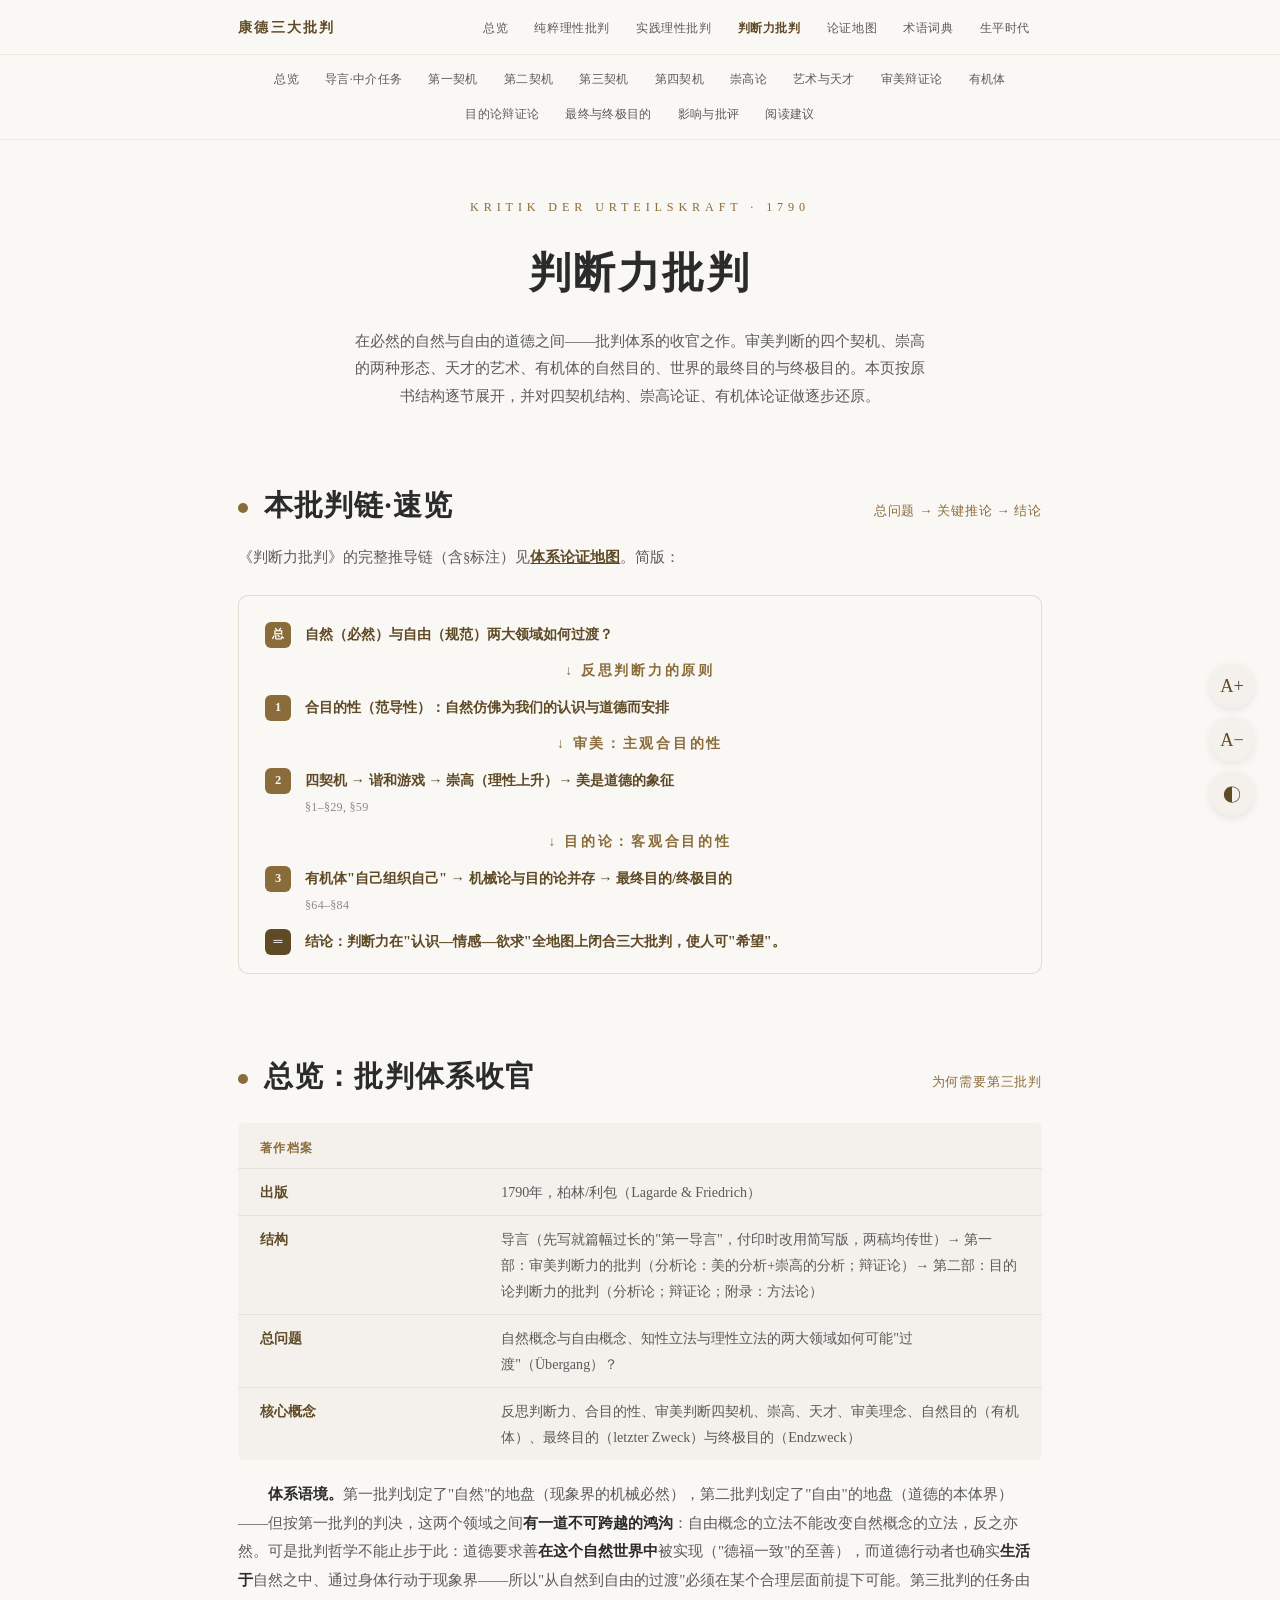
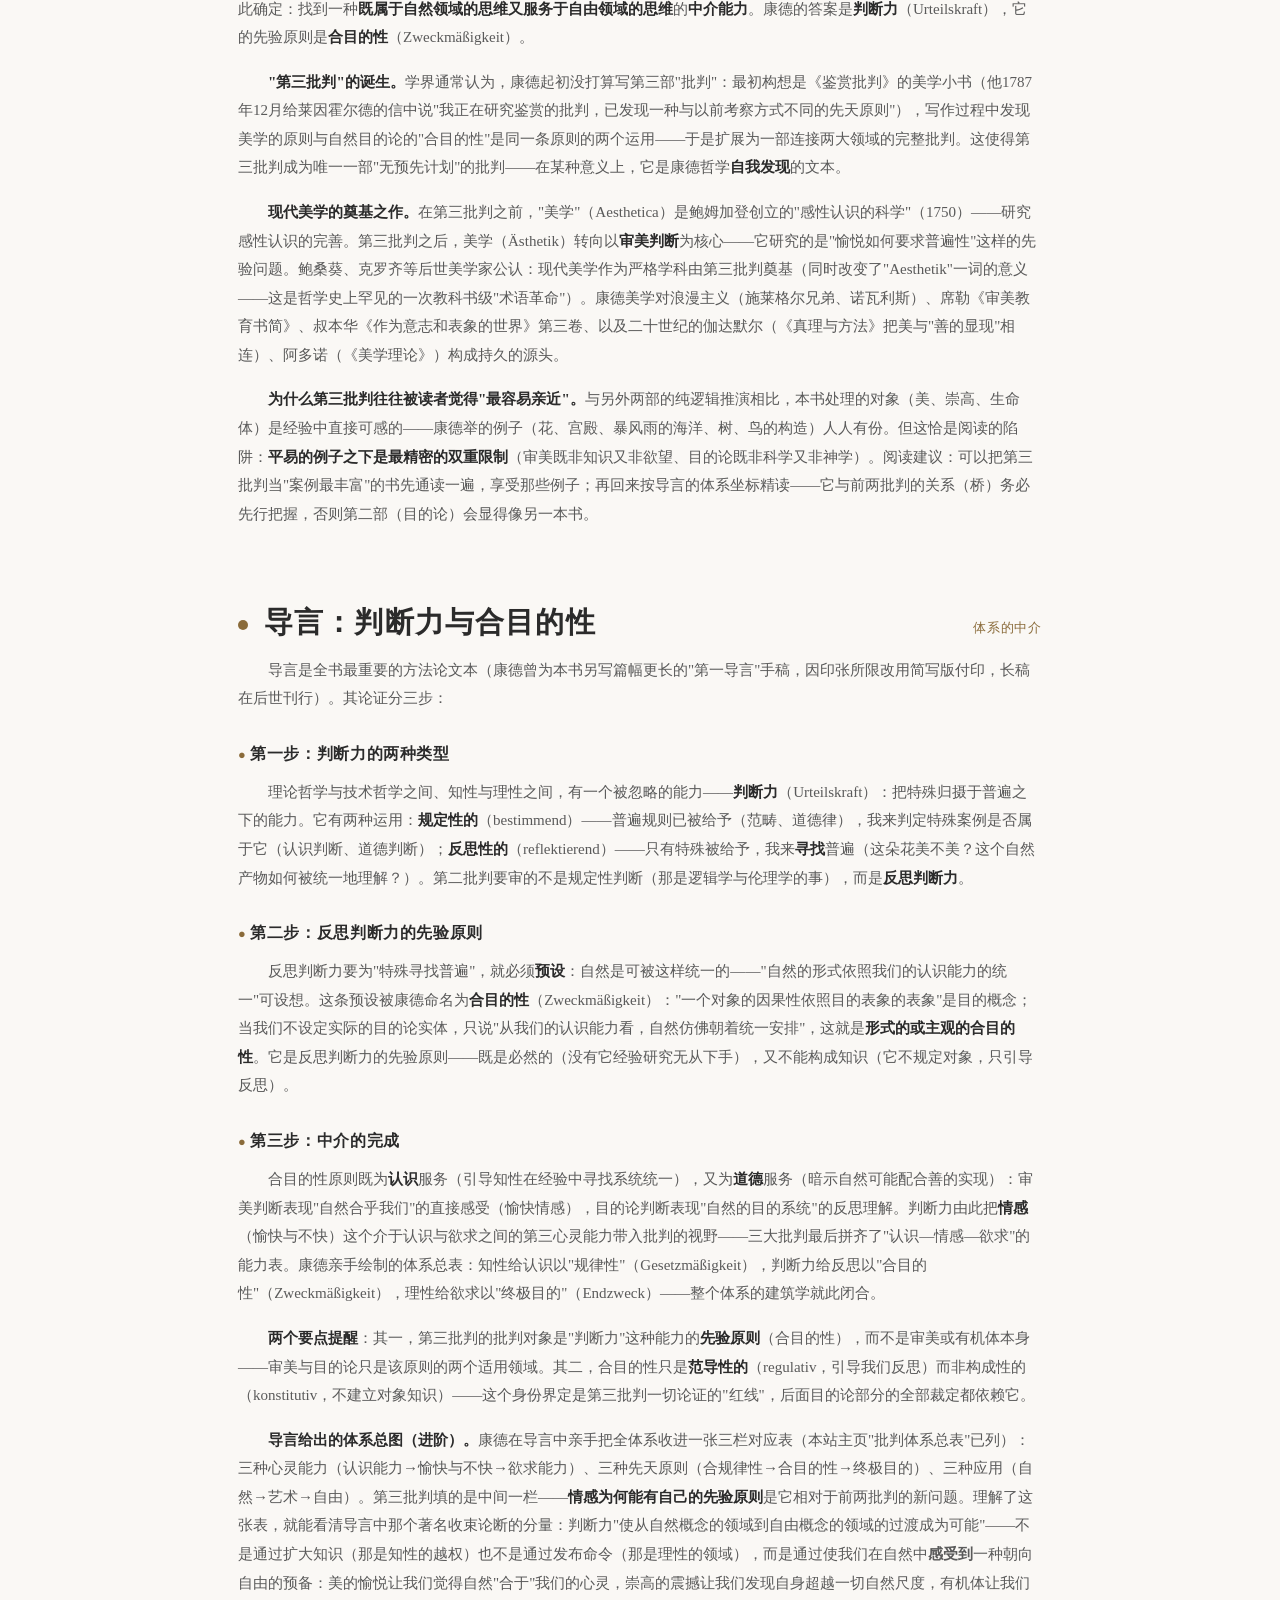
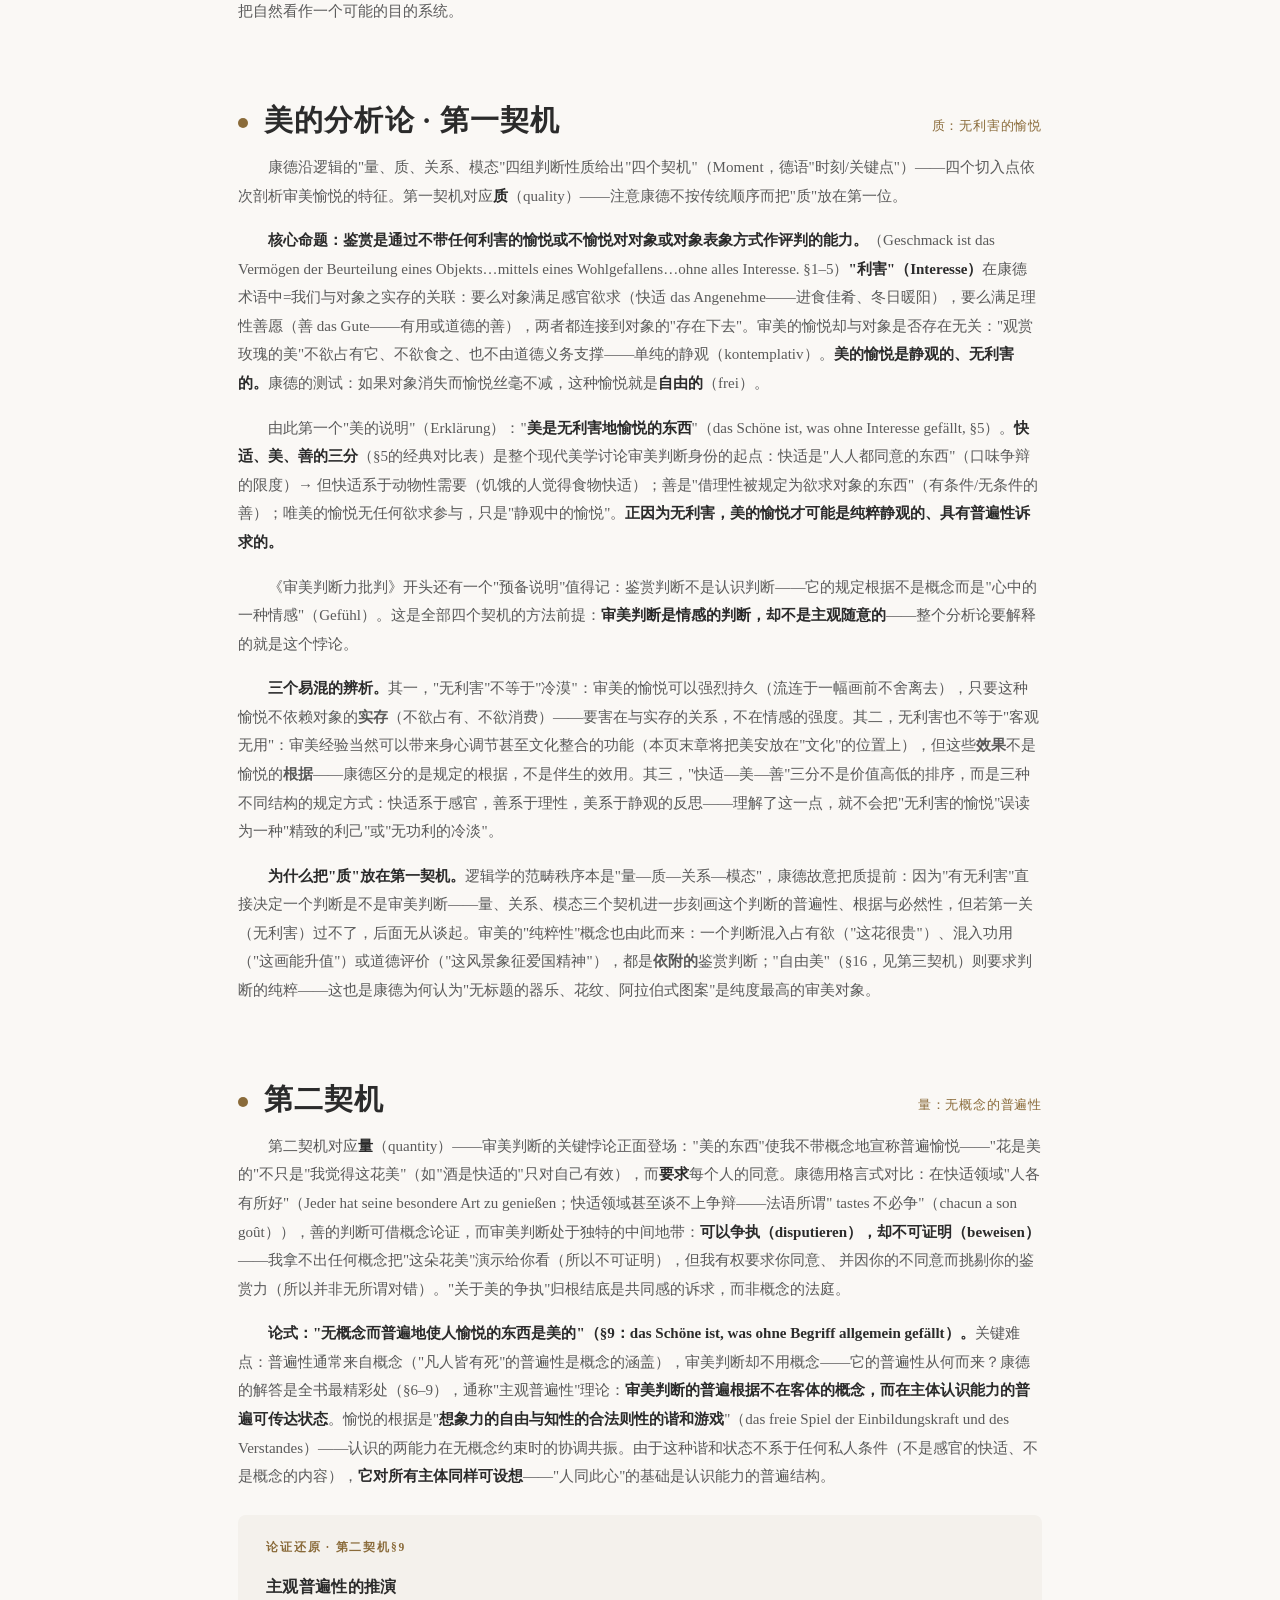
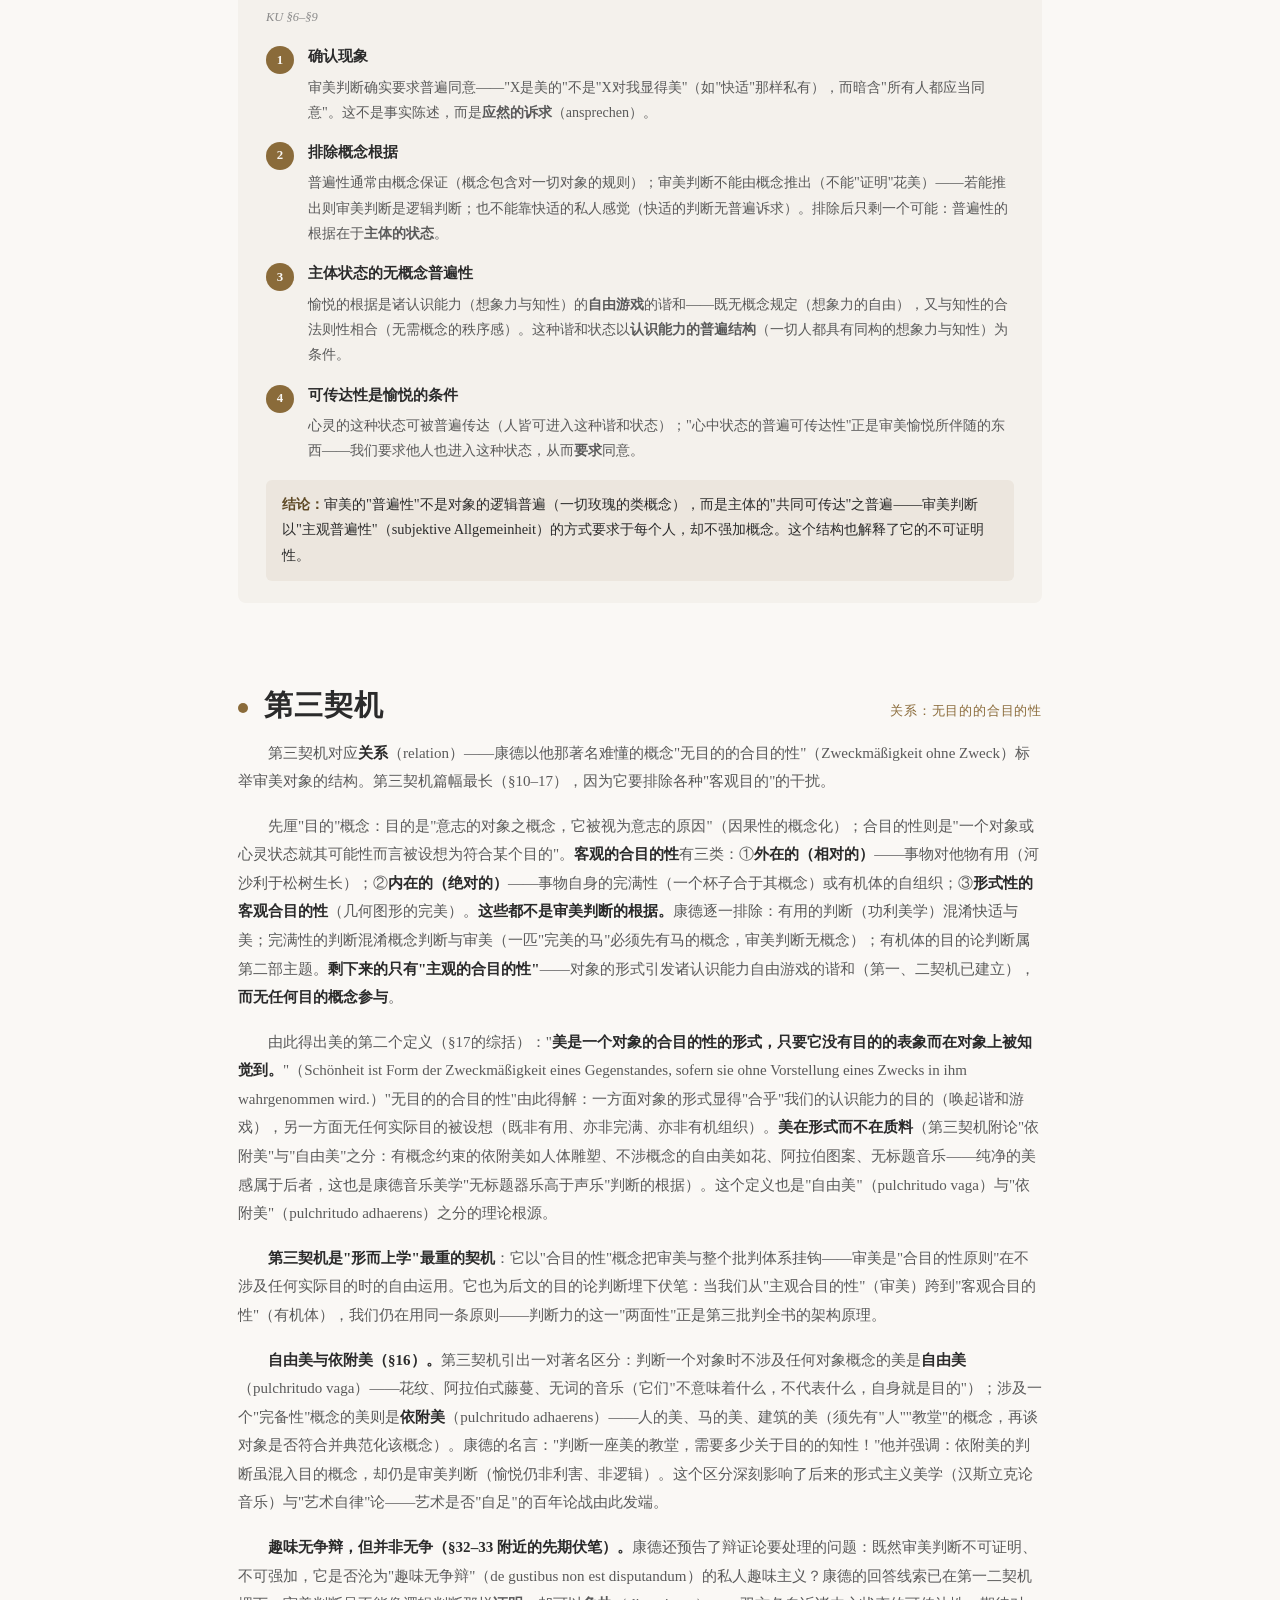
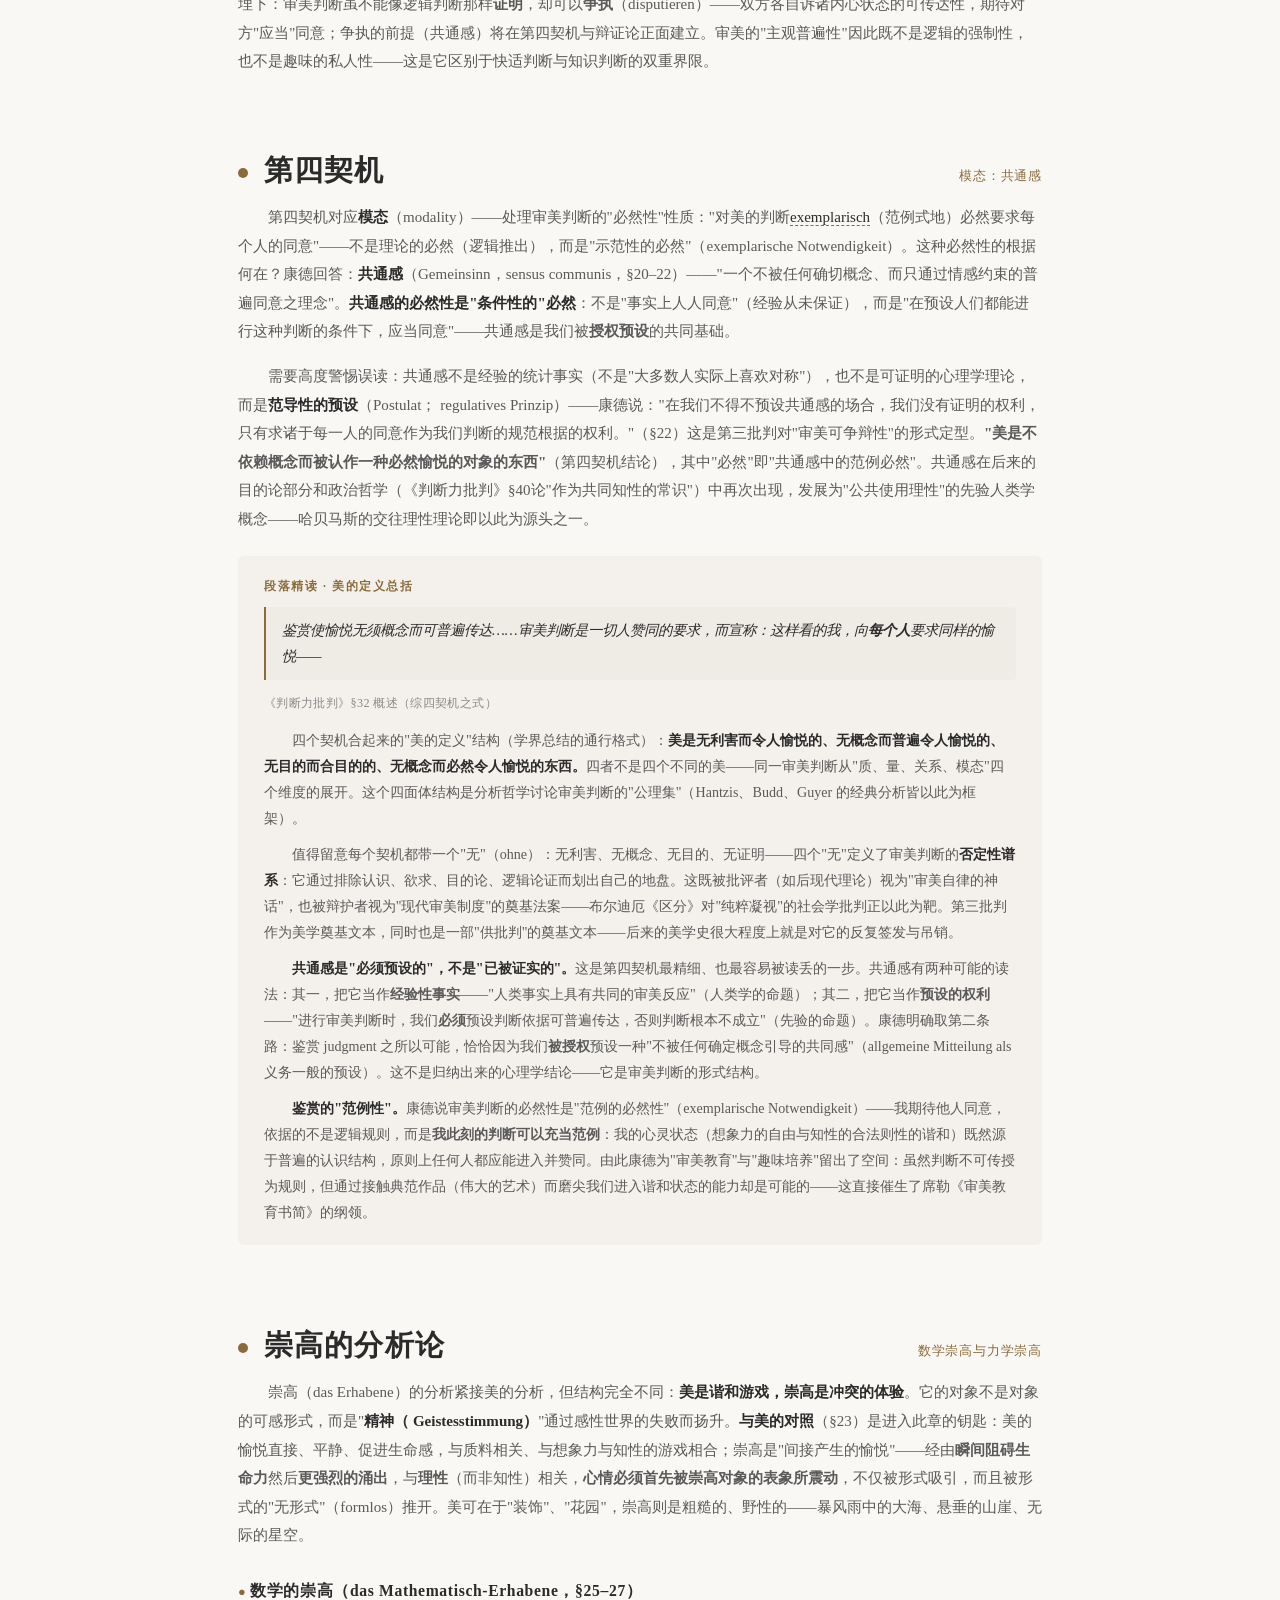
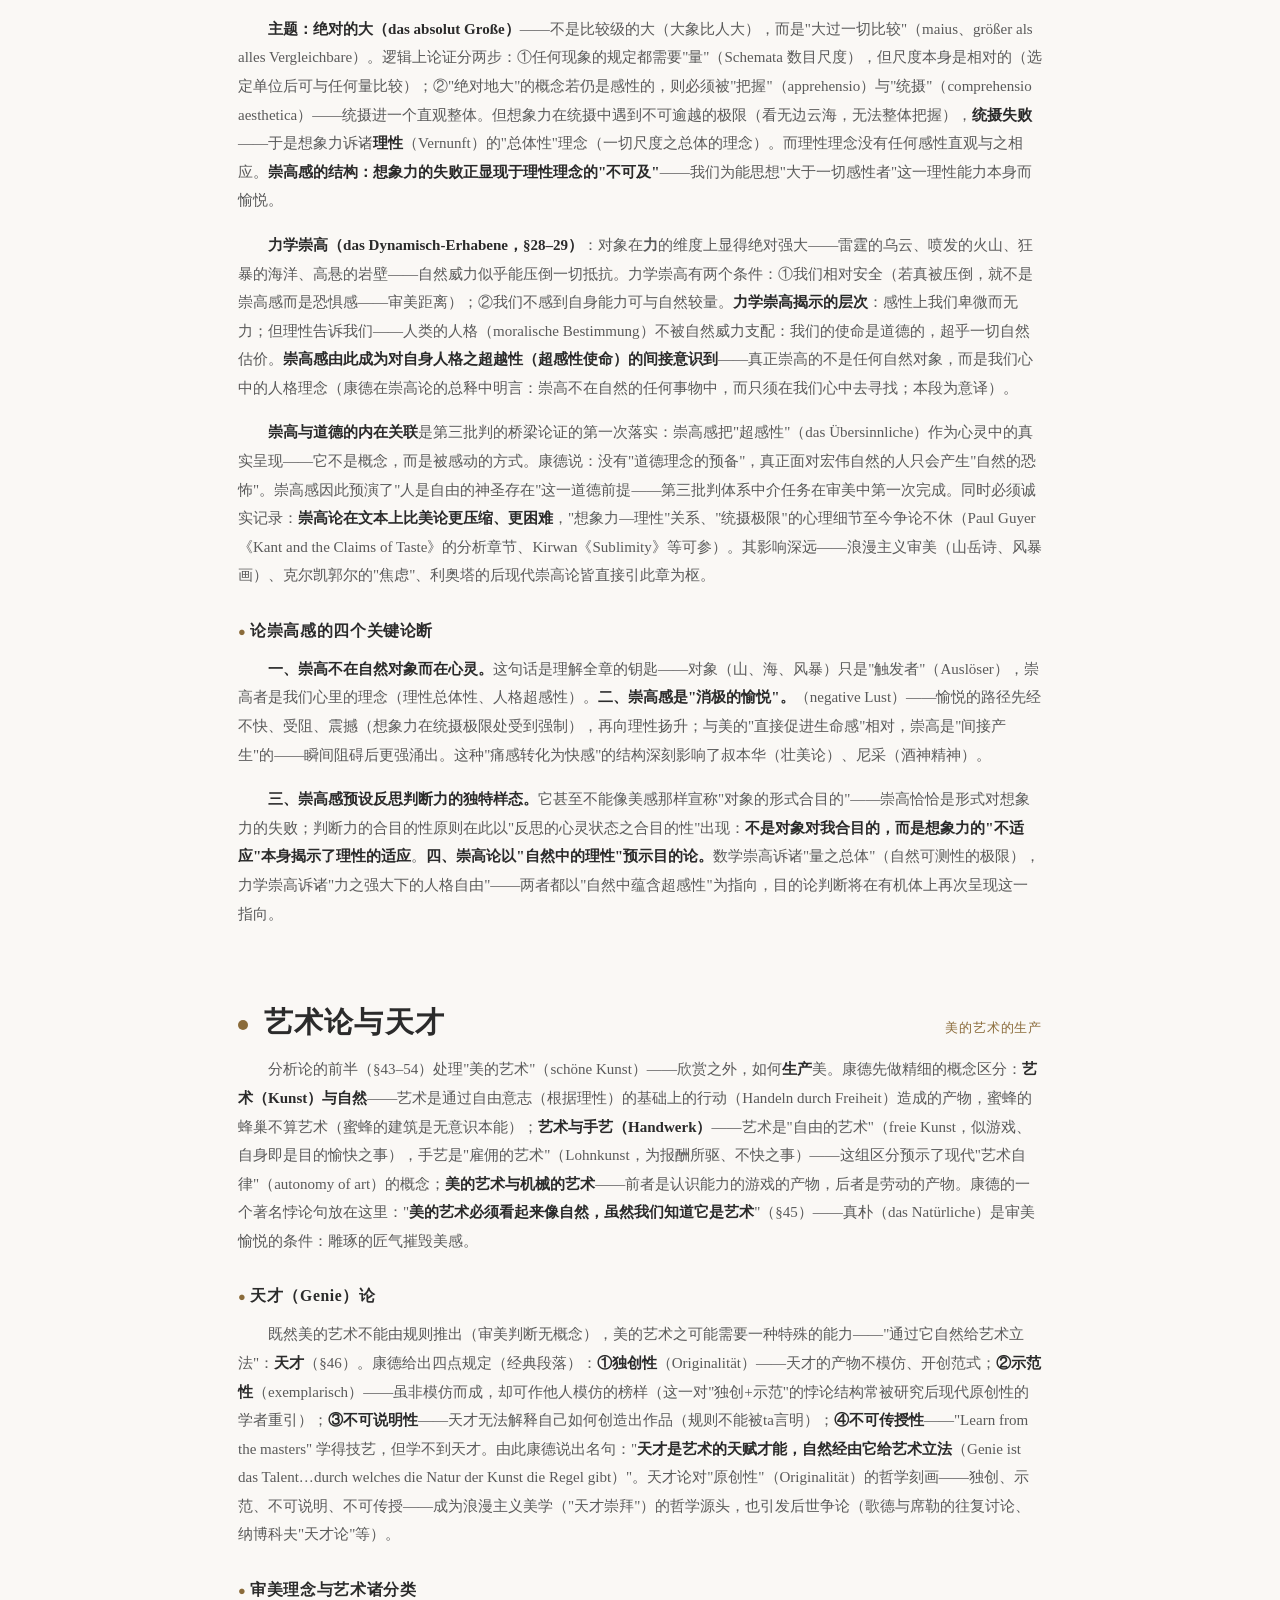
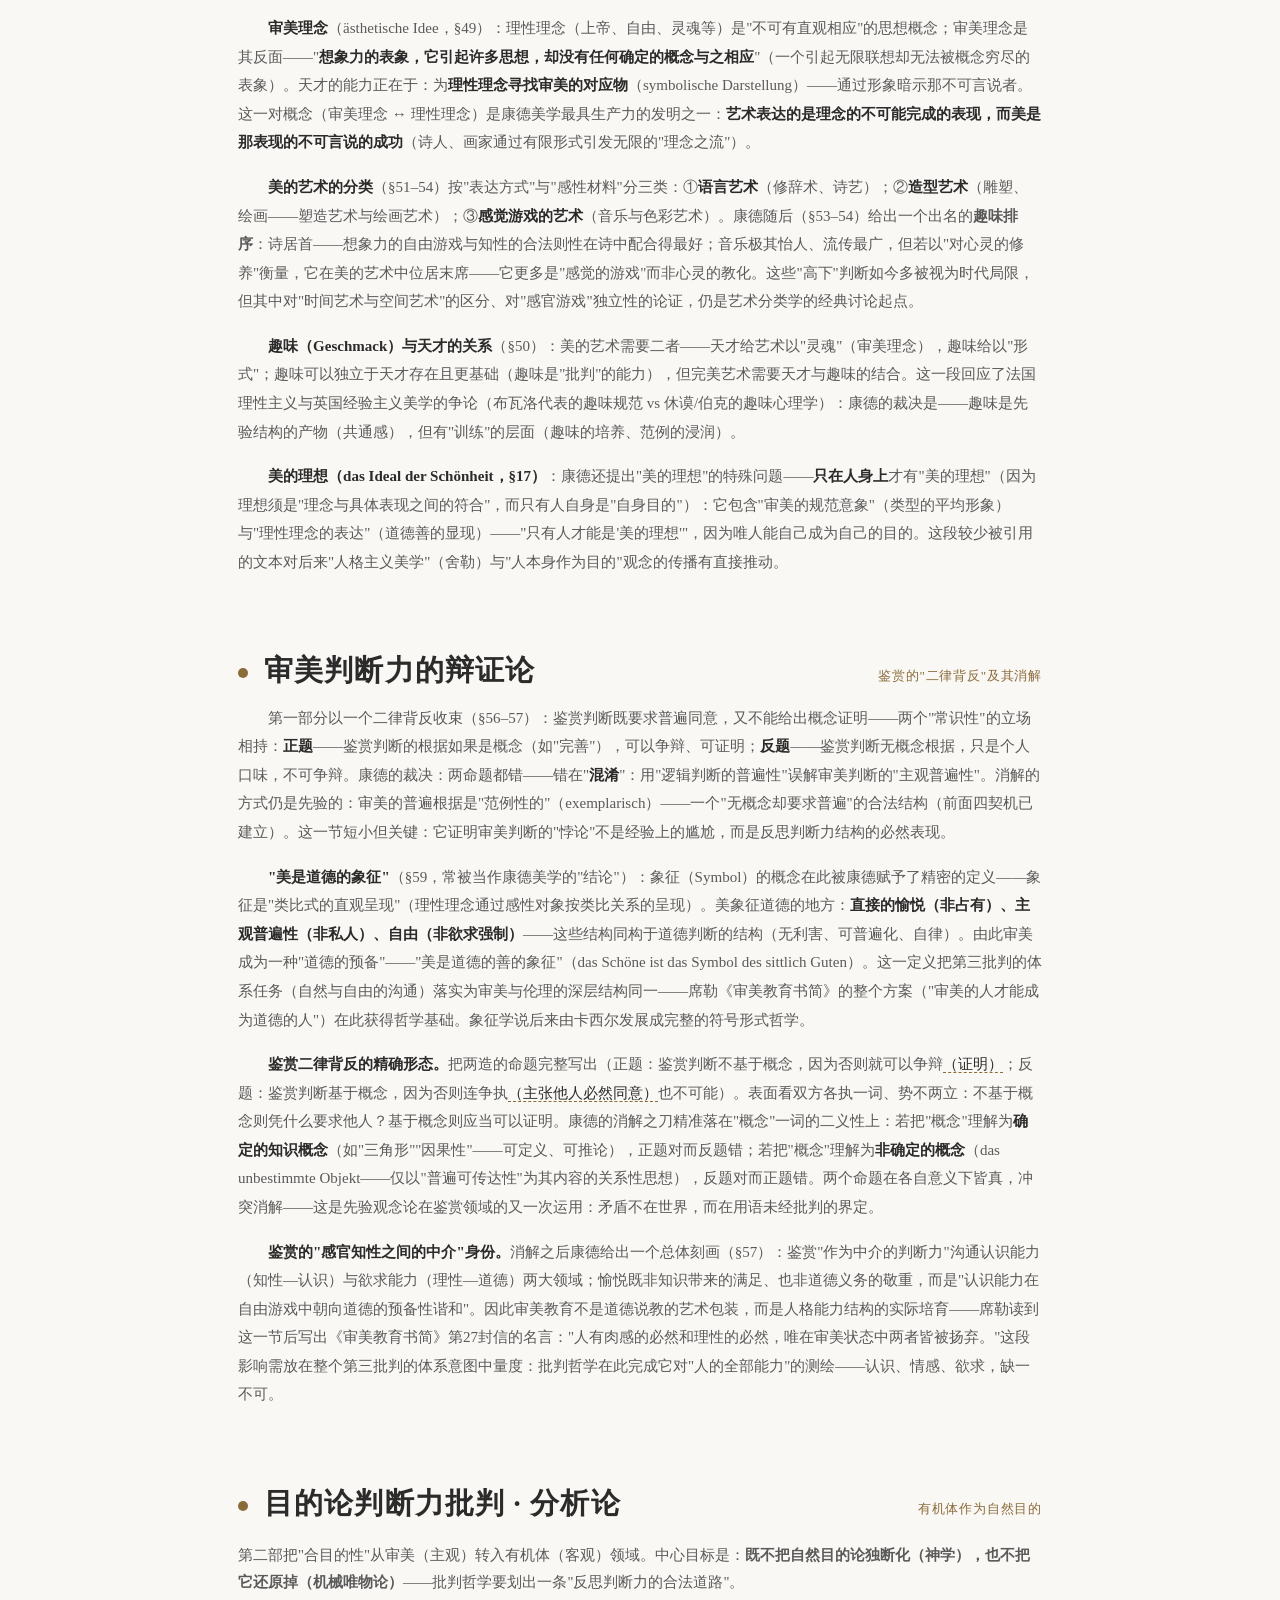
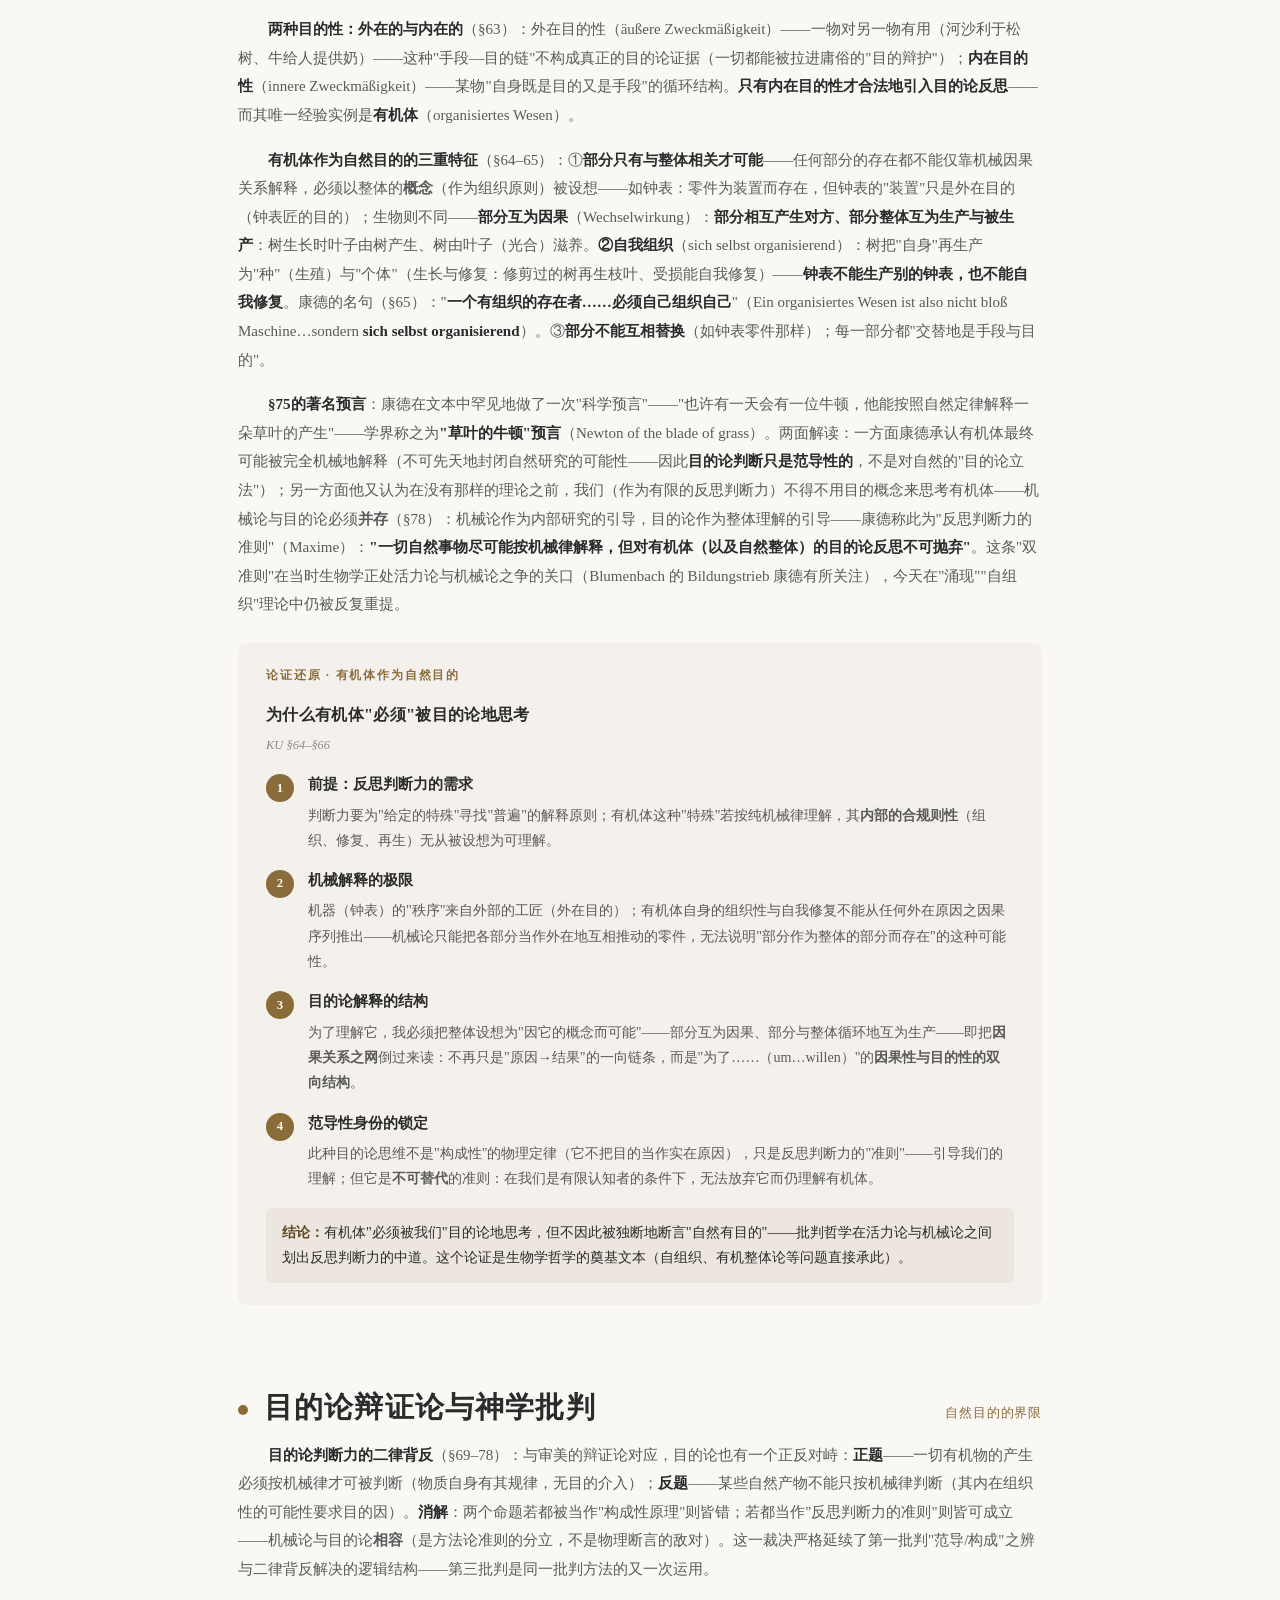
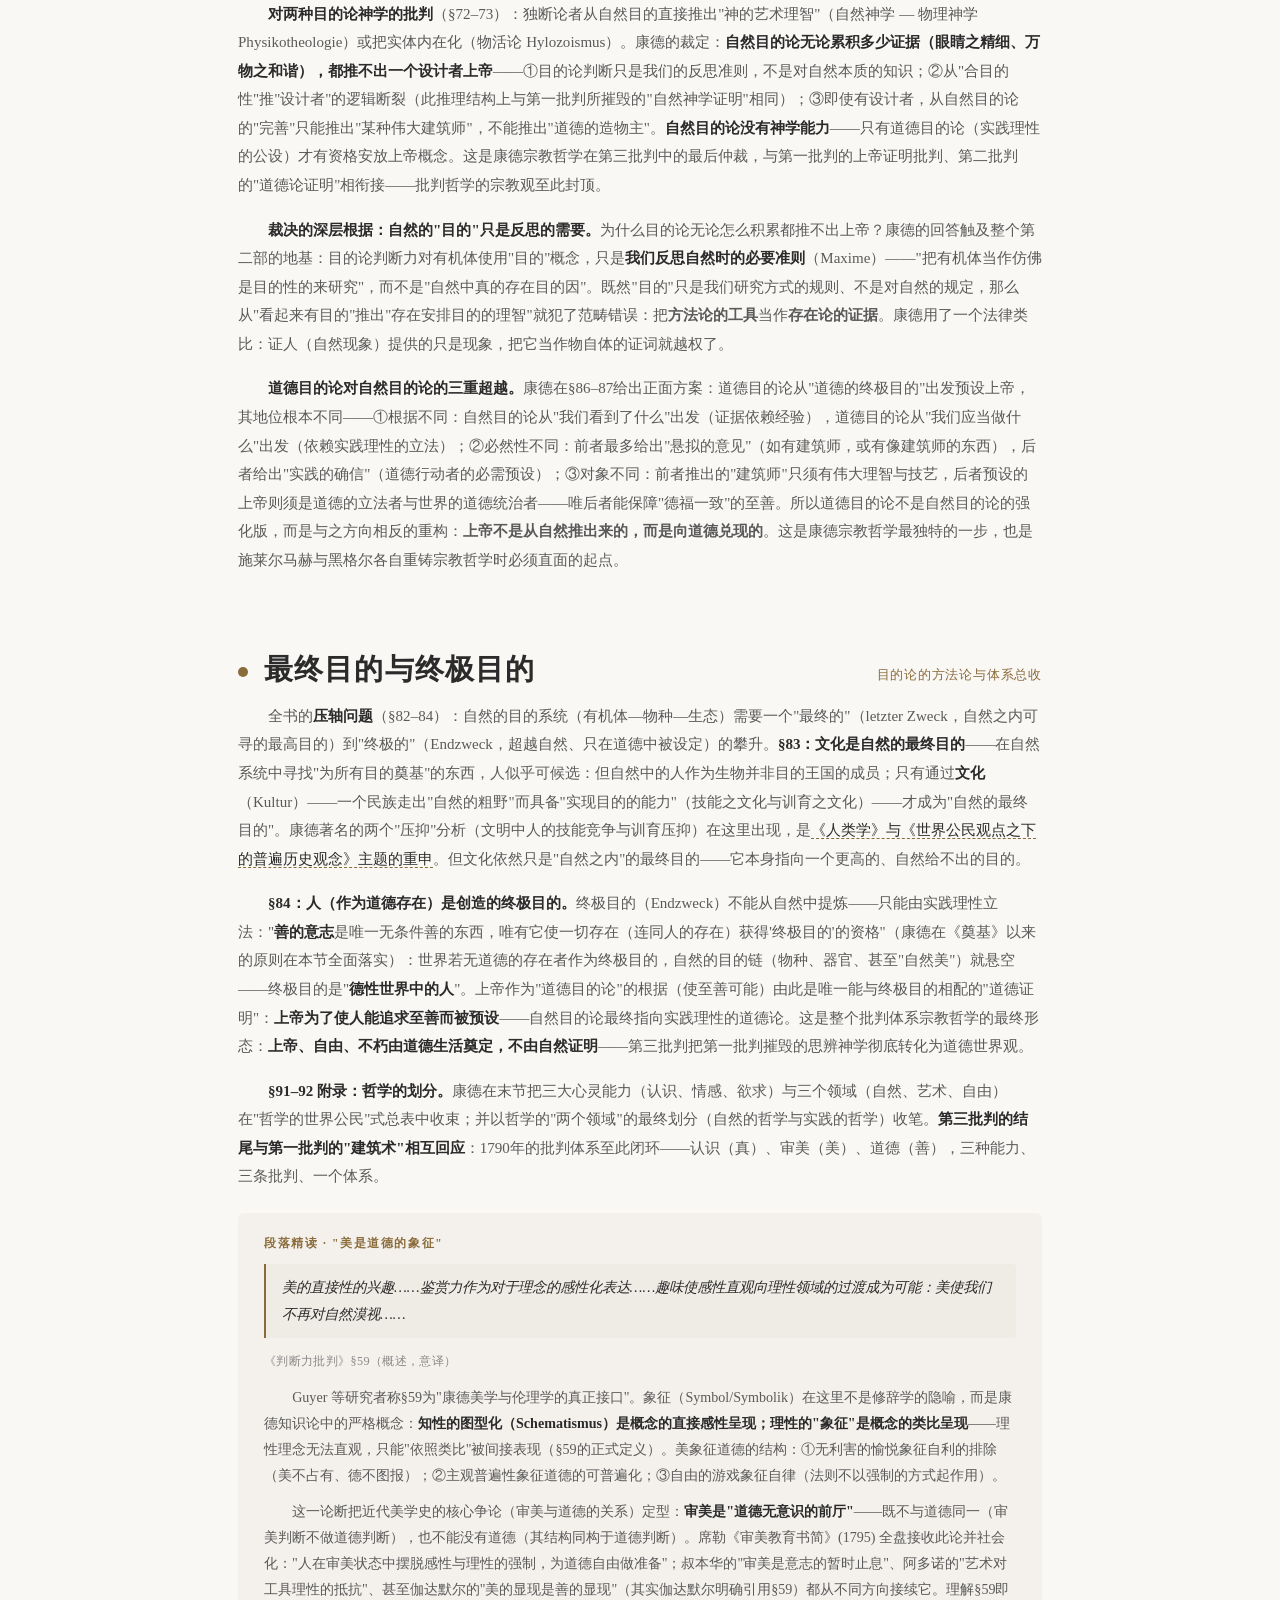
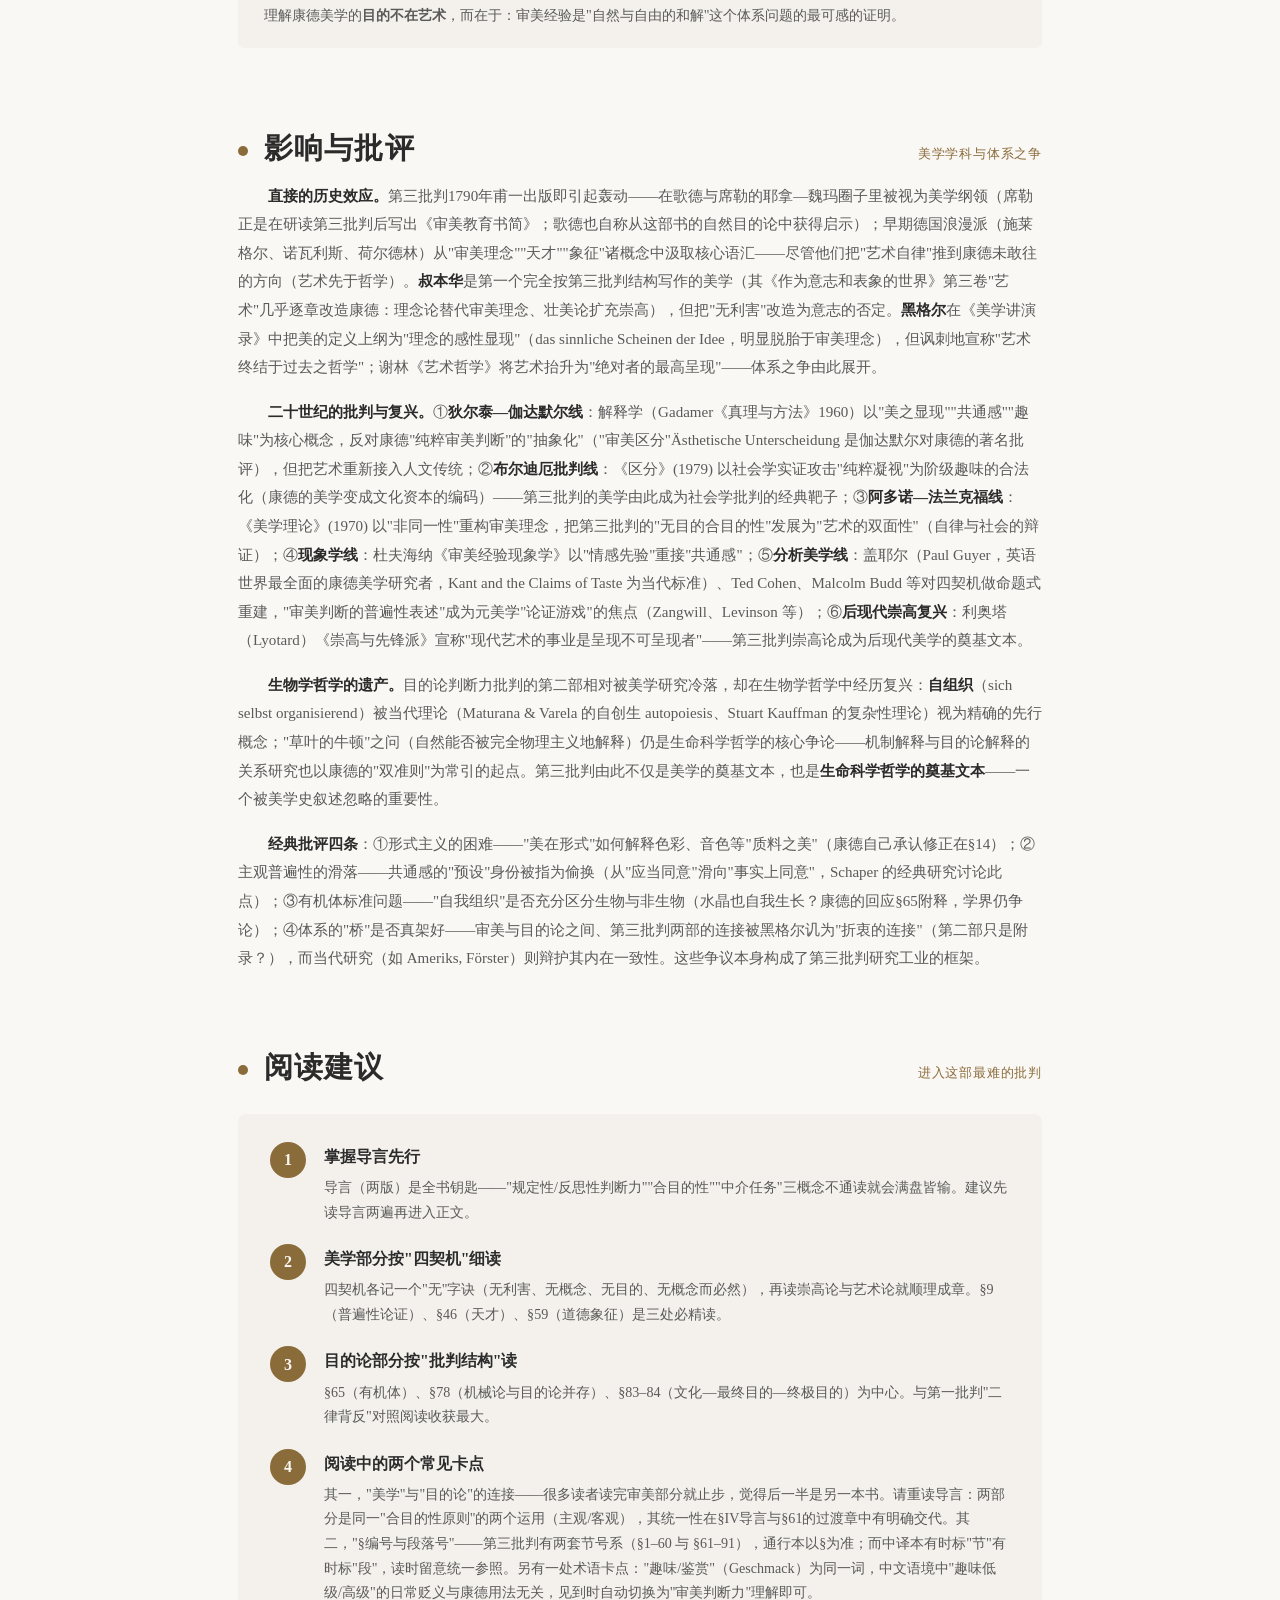
<file: judgment.html>
<!DOCTYPE html>
<html lang="zh-CN">
<head>
<meta charset="UTF-8">
<meta name="viewport" content="width=device-width, initial-scale=1.0">
<title>判断力批判 · 康德三大批判</title>
<meta name="description" content="《判断力批判》深度导读：审美判断力四契机（无利害的愉悦、无概念的普遍、无目的的合目的性、共通感）、数学崇高与力学崇高、艺术与天才、审美理念、有机体作为自然目的、自然的最终目的与终极目的。逐节展开知识点与论证过程。">
<meta property="og:type" content="article">
<meta property="og:site_name" content="康德三大批判">
<meta property="og:title" content="判断力批判 · 深度导读">
<link rel="icon" type="image/svg+xml" href="favicon.svg">
<link rel="stylesheet" href="style.css">
</head>
<body class="theme-judgment">

<div class="progress-bar" id="progressBar"></div>
<nav class="top">
  <div class="wrap">
    <a class="brand" href="index.html">康德三大批判</a>
    <ul>
      <li><a href="index.html">总览</a></li>
      <li><a href="pure.html">纯粹理性批判</a></li>
      <li><a href="practical.html">实践理性批判</a></li>
      <li><a href="judgment.html" class="active">判断力批判</a></li>
      <li><a href="map.html">论证地图</a></li>
      <li><a href="concepts.html">术语词典</a></li>
      <li><a href="life.html">生平时代</a></li>
    </ul>
  </div>
</nav>

<div class="sub-nav">
  <div class="wrap">
    <a href="#overview">总览</a>
    <a href="#intro">导言·中介任务</a>
    <a href="#moment1">第一契机</a>
    <a href="#moment2">第二契机</a>
    <a href="#moment3">第三契机</a>
    <a href="#moment4">第四契机</a>
    <a href="#sublime">崇高论</a>
    <a href="#art">艺术与天才</a>
    <a href="#aesthetic-dialectic">审美辩证论</a>
    <a href="#organism">有机体</a>
    <a href="#teleology">目的论辩证论</a>
    <a href="#final-purpose">最终与终极目的</a>
    <a href="#legacy">影响与批评</a>
    <a href="#read">阅读建议</a>
  </div>
</div>

<header class="page-head">
  <div class="wrap">
    <div class="eyebrow">KRITIK DER URTEILSKRAFT · 1790</div>
    <h1>判断力批判</h1>
    <p class="sub">在必然的自然与自由的道德之间——批判体系的收官之作。审美判断的四个契机、崇高的两种形态、天才的艺术、有机体的自然目的、世界的最终目的与终极目的。本页按原书结构逐节展开，并对四契机结构、崇高论证、有机体论证做逐步还原。</p>
  </div>
</header>

<!-- 论证链总览 -->
<section class="sec reveal" id="argmap">
  <div class="wrap">
    <div class="sec-head">
      <span class="dot"></span>
      <h2>本批判链·速览</h2>
      <span class="span">总问题 → 关键推论 → 结论</span>
    </div>
    <div class="sec-desc">《判断力批判》的完整推导链（含§标注）见<a href="map.html#judgment" style="color:var(--accent-dark);font-weight:600;">体系论证地图</a>。简版：</div>
    <div class="arg-map">
      <div class="am-body">
        <div class="am-node"><div class="am-num">总</div><div class="am-txt"><b>自然（必然）与自由（规范）两大领域如何过渡？</b></div></div>
        <div class="am-arrow">↓ 反思判断力的原则</div>
        <div class="am-node"><div class="am-num">1</div><div class="am-txt"><b>合目的性（范导性）：自然仿佛为我们的认识与道德而安排</b></div></div>
        <div class="am-arrow">↓ 审美：主观合目的性</div>
        <div class="am-node"><div class="am-num">2</div><div class="am-txt"><b>四契机 → 谐和游戏 → 崇高（理性上升）→ 美是道德的象征</b><small>§1–§29, §59</small></div></div>
        <div class="am-arrow">↓ 目的论：客观合目的性</div>
        <div class="am-node"><div class="am-num">3</div><div class="am-txt"><b>有机体"自己组织自己" → 机械论与目的论并存 → 最终目的/终极目的</b><small>§64–§84</small></div></div>
        <div class="am-node end"><div class="am-num">═</div><div class="am-txt"><b>结论：判断力在"认识—情感—欲求"全地图上闭合三大批判，使人可"希望"。</b></div></div>
      </div>
    </div>
  </div>
</section>

<!-- ==================== 总览 ==================== -->
<section class="sec reveal" id="overview">
  <div class="wrap">
    <div class="sec-head">
      <span class="dot"></span>
      <h2>总览：批判体系收官</h2>
      <span class="span">为何需要第三批判</span>
    </div>
    <div class="struct-box">
      <div class="sb-title">著作档案</div>
      <table>
        <tr><td>出版</td><td>1790年，柏林/利包（Lagarde &amp; Friedrich）</td></tr>
        <tr><td>结构</td><td>导言（先写就篇幅过长的"第一导言"，付印时改用简写版，两稿均传世）→ 第一部：审美判断力的批判（分析论：美的分析+崇高的分析；辩证论）→ 第二部：目的论判断力的批判（分析论；辩证论；附录：方法论）</td></tr>
        <tr><td>总问题</td><td>自然概念与自由概念、知性立法与理性立法的两大领域如何可能"过渡"（Übergang）？</td></tr>
        <tr><td>核心概念</td><td>反思判断力、合目的性、审美判断四契机、崇高、天才、审美理念、自然目的（有机体）、最终目的（letzter Zweck）与终极目的（Endzweck）</td></tr>
      </table>
    </div>
    <div class="body-text">
      <p><strong>体系语境。</strong>第一批判划定了"自然"的地盘（现象界的机械必然），第二批判划定了"自由"的地盘（道德的本体界）——但按第一批判的判决，这两个领域之间<strong>有一道不可跨越的鸿沟</strong>：自由概念的立法不能改变自然概念的立法，反之亦然。可是批判哲学不能止步于此：道德要求善<strong>在这个自然世界中</strong>被实现（"德福一致"的至善），而道德行动者也确实<strong>生活于</strong>自然之中、通过身体行动于现象界——所以"从自然到自由的过渡"必须在某个合理层面前提下可能。第三批判的任务由此确定：找到一种<strong>既属于自然领域的思维又服务于自由领域的思维</strong>的<strong>中介能力</strong>。康德的答案是<strong>判断力</strong>（Urteilskraft），它的先验原则是<strong>合目的性</strong>（Zweckmäßigkeit）。</p>
      <p><strong>"第三批判"的诞生。</strong>学界通常认为，康德起初没打算写第三部"批判"：最初构想是《鉴赏批判》的美学小书（他1787年12月给莱因霍尔德的信中说"我正在研究鉴赏的批判，已发现一种与以前考察方式不同的先天原则"），写作过程中发现美学的原则与自然目的论的"合目的性"是同一条原则的两个运用——于是扩展为一部连接两大领域的完整批判。这使得第三批判成为唯一一部"无预先计划"的批判——在某种意义上，它是康德哲学<strong>自我发现</strong>的文本。</p>
      <p><strong>现代美学的奠基之作。</strong>在第三批判之前，"美学"（Aesthetica）是鲍姆加登创立的"感性认识的科学"（1750）——研究感性认识的完善。第三批判之后，美学（Ästhetik）转向以<strong>审美判断</strong>为核心——它研究的是"愉悦如何要求普遍性"这样的先验问题。鲍桑葵、克罗齐等后世美学家公认：现代美学作为严格学科由第三批判奠基（同时改变了"Aesthetik"一词的意义——这是哲学史上罕见的一次教科书级"术语革命"）。康德美学对浪漫主义（施莱格尔兄弟、诺瓦利斯）、席勒《审美教育书简》、叔本华《作为意志和表象的世界》第三卷、以及二十世纪的伽达默尔（《真理与方法》把美与"善的显现"相连）、阿多诺（《美学理论》）构成持久的源头。</p>
      <p><strong>为什么第三批判往往被读者觉得"最容易亲近"。</strong>与另外两部的纯逻辑推演相比，本书处理的对象（美、崇高、生命体）是经验中直接可感的——康德举的例子（花、宫殿、暴风雨的海洋、树、鸟的构造）人人有份。但这恰是阅读的陷阱：<strong>平易的例子之下是最精密的双重限制</strong>（审美既非知识又非欲望、目的论既非科学又非神学）。阅读建议：可以把第三批判当"案例最丰富"的书先通读一遍，享受那些例子；再回来按导言的体系坐标精读——它与前两批判的关系（桥）务必先行把握，否则第二部（目的论）会显得像另一本书。</p>
    </div>
  </div>
</section>

<!-- ==================== 导言 ==================== -->
<section class="sec reveal" id="intro">
  <div class="wrap">
    <div class="sec-head">
      <span class="dot"></span>
      <h2>导言：判断力与合目的性</h2>
      <span class="span">体系的中介</span>
    </div>
    <div class="body-text">
      <p>导言是全书最重要的方法论文本（康德曾为本书另写篇幅更长的"第一导言"手稿，因印张所限改用简写版付印，长稿在后世刊行）。其论证分三步：</p>
      <h4>第一步：判断力的两种类型</h4>
      <p>理论哲学与技术哲学之间、知性与理性之间，有一个被忽略的能力——<strong>判断力</strong>（Urteilskraft）：把特殊归摄于普遍之下的能力。它有两种运用：<strong>规定性的</strong>（bestimmend）——普遍规则已被给予（范畴、道德律），我来判定特殊案例是否属于它（认识判断、道德判断）；<strong>反思性的</strong>（reflektierend）——只有特殊被给予，我来<strong>寻找</strong>普遍（这朵花美不美？这个自然产物如何被统一地理解？）。第二批判要审的不是规定性判断（那是逻辑学与伦理学的事），而是<strong>反思判断力</strong>。</p>
      <h4>第二步：反思判断力的先验原则</h4>
      <p>反思判断力要为"特殊寻找普遍"，就必须<strong>预设</strong>：自然是可被这样统一的——"自然的形式依照我们的认识能力的统一"可设想。这条预设被康德命名为<strong>合目的性</strong>（Zweckmäßigkeit）："一个对象的因果性依照目的表象的表象"是目的概念；当我们不设定实际的目的论实体，只说"从我们的认识能力看，自然仿佛朝着统一安排"，这就是<strong>形式的或主观的合目的性</strong>。它是反思判断力的先验原则——既是必然的（没有它经验研究无从下手），又不能构成知识（它不规定对象，只引导反思）。</p>
      <h4>第三步：中介的完成</h4>
      <p>合目的性原则既为<strong>认识</strong>服务（引导知性在经验中寻找系统统一），又为<strong>道德</strong>服务（暗示自然可能配合善的实现）：审美判断表现"自然合乎我们"的直接感受（愉快情感），目的论判断表现"自然的目的系统"的反思理解。判断力由此把<strong>情感</strong>（愉快与不快）这个介于认识与欲求之间的第三心灵能力带入批判的视野——三大批判最后拼齐了"认识—情感—欲求"的能力表。康德亲手绘制的体系总表：知性给认识以"规律性"（Gesetzmäßigkeit），判断力给反思以"合目的性"（Zweckmäßigkeit），理性给欲求以"终极目的"（Endzweck）——整个体系的建筑学就此闭合。</p>
      <p><strong>两个要点提醒</strong>：其一，第三批判的批判对象是"判断力"这种能力的<strong>先验原则</strong>（合目的性），而不是审美或有机体本身——审美与目的论只是该原则的两个适用领域。其二，合目的性只是<strong>范导性的</strong>（regulativ，引导我们反思）而非构成性的（konstitutiv，不建立对象知识）——这个身份界定是第三批判一切论证的"红线"，后面目的论部分的全部裁定都依赖它。</p>
      <p><strong>导言给出的体系总图（进阶）。</strong>康德在导言中亲手把全体系收进一张三栏对应表（本站主页"批判体系总表"已列）：三种心灵能力（认识能力→愉快与不快→欲求能力）、三种先天原则（合规律性→合目的性→终极目的）、三种应用（自然→艺术→自由）。第三批判填的是中间一栏——<strong>情感为何能有自己的先验原则</strong>是它相对于前两批判的新问题。理解了这张表，就能看清导言中那个著名收束论断的分量：判断力"使从自然概念的领域到自由概念的领域的过渡成为可能"——不是通过扩大知识（那是知性的越权）也不是通过发布命令（那是理性的领域），而是通过使我们在自然中<b>感受到</b>一种朝向自由的预备：美的愉悦让我们觉得自然"合于"我们的心灵，崇高的震撼让我们发现自身超越一切自然尺度，有机体让我们把自然看作一个可能的目的系统。</p>
    </div>
  </div>
</section>

<!-- ==================== 第一契机 ==================== -->
<section class="sec reveal" id="moment1">
  <div class="wrap">
    <div class="sec-head">
      <span class="dot"></span>
      <h2>美的分析论 · 第一契机</h2>
      <span class="span">质：无利害的愉悦</span>
    </div>
    <div class="body-text">
      <p>康德沿逻辑的"量、质、关系、模态"四组判断性质给出"四个契机"（Moment，德语"时刻/关键点"）——四个切入点依次剖析审美愉悦的特征。第一契机对应<strong>质</strong>（quality）——注意康德不按传统顺序而把"质"放在第一位。</p>
      <p><strong>核心命题：鉴赏是通过不带任何利害的愉悦或不愉悦对对象或对象表象方式作评判的能力。</strong>（Geschmack ist das Vermögen der Beurteilung eines Objekts…mittels eines Wohlgefallens…ohne alles Interesse. §1–5）<strong>"利害"（Interesse）</strong>在康德术语中=我们与对象之实存的关联：要么对象满足感官欲求（快适 das Angenehme——进食佳肴、冬日暖阳），要么满足理性善愿（善 das Gute——有用或道德的善），两者都连接到对象的"存在下去"。审美的愉悦却与对象是否存在无关："观赏玫瑰的美"不欲占有它、不欲食之、也不由道德义务支撑——单纯的静观（kontemplativ）。<strong>美的愉悦是静观的、无利害的。</strong>康德的测试：如果对象消失而愉悦丝毫不减，这种愉悦就是<strong>自由的</strong>（frei）。</p>
      <p>由此第一个"美的说明"（Erklärung）："<strong>美是无利害地愉悦的东西</strong>"（das Schöne ist, was ohne Interesse gefällt, §5）。<strong>快适、美、善的三分</strong>（§5的经典对比表）是整个现代美学讨论审美判断身份的起点：快适是"人人都同意的东西"（口味争辩的限度）→ 但快适系于动物性需要（饥饿的人觉得食物快适）；善是"借理性被规定为欲求对象的东西"（有条件/无条件的善）；唯美的愉悦无任何欲求参与，只是"静观中的愉悦"。<strong>正因为无利害，美的愉悦才可能是纯粹静观的、具有普遍性诉求的。</strong></p>
      <p>《审美判断力批判》开头还有一个"预备说明"值得记：鉴赏判断不是认识判断——它的规定根据不是概念而是"心中的一种情感"（Gefühl）。这是全部四个契机的方法前提：<strong>审美判断是情感的判断，却不是主观随意的</strong>——整个分析论要解释的就是这个悖论。</p>
      <p><strong>三个易混的辨析。</strong>其一，"无利害"不等于"冷漠"：审美的愉悦可以强烈持久（流连于一幅画前不舍离去），只要这种愉悦不依赖对象的<b>实存</b>（不欲占有、不欲消费）——要害在与实存的关系，不在情感的强度。其二，无利害也不等于"客观无用"：审美经验当然可以带来身心调节甚至文化整合的功能（本页末章将把美安放在"文化"的位置上），但这些<b>效果</b>不是愉悦的<b>根据</b>——康德区分的是规定的根据，不是伴生的效用。其三，"快适—美—善"三分不是价值高低的排序，而是三种不同结构的规定方式：快适系于感官，善系于理性，美系于静观的反思——理解了这一点，就不会把"无利害的愉悦"误读为一种"精致的利己"或"无功利的冷淡"。</p>
      <p><strong>为什么把"质"放在第一契机。</strong>逻辑学的范畴秩序本是"量—质—关系—模态"，康德故意把质提前：因为"有无利害"直接决定一个判断是不是审美判断——量、关系、模态三个契机进一步刻画这个判断的普遍性、根据与必然性，但若第一关（无利害）过不了，后面无从谈起。审美的"纯粹性"概念也由此而来：一个判断混入占有欲（"这花很贵"）、混入功用（"这画能升值"）或道德评价（"这风景象征爱国精神"），都是<b>依附的</b>鉴赏判断；"自由美"（§16，见第三契机）则要求判断的纯粹——这也是康德为何认为"无标题的器乐、花纹、阿拉伯式图案"是纯度最高的审美对象。</p>
    </div>
  </div>
</section>

<!-- ==================== 第二契机 ==================== -->
<section class="sec reveal" id="moment2">
  <div class="wrap">
    <div class="sec-head">
      <span class="dot"></span>
      <h2>第二契机</h2>
      <span class="span">量：无概念的普遍性</span>
    </div>
    <div class="body-text">
      <p>第二契机对应<strong>量</strong>（quantity）——审美判断的关键悖论正面登场："美的东西"使我不带概念地宣称普遍愉悦——"花是美的"不只是"我觉得这花美"（如"酒是快适的"只对自己有效），而<strong>要求</strong>每个人的同意。康德用格言式对比：在快适领域"人各有所好"（Jeder hat seine besondere Art zu genießen；快适领域甚至谈不上争辩——法语所谓" tastes 不必争"（chacun a son goût）），善的判断可借概念论证，而审美判断处于独特的中间地带：<strong>可以争执（disputieren），却不可证明（beweisen）</strong>——我拿不出任何概念把"这朵花美"演示给你看（所以不可证明），但我有权要求你同意、 并因你的不同意而挑剔你的鉴赏力（所以并非无所谓对错）。"关于美的争执"归根结底是共同感的诉求，而非概念的法庭。</p>
      <p><strong>论式："无概念而普遍地使人愉悦的东西是美的"（§9：das Schöne ist, was ohne Begriff allgemein gefällt）。</strong>关键难点：普遍性通常来自概念（"凡人皆有死"的普遍性是概念的涵盖），审美判断却不用概念——它的普遍性从何而来？康德的解答是全书最精彩处（§6–9），通称"主观普遍性"理论：<strong>审美判断的普遍根据不在客体的概念，而在主体认识能力的普遍可传达状态</strong>。愉悦的根据是"<strong>想象力的自由与知性的合法则性的谐和游戏</strong>"（das freie Spiel der Einbildungskraft und des Verstandes）——认识的两能力在无概念约束时的协调共振。由于这种谐和状态不系于任何私人条件（不是感官的快适、不是概念的内容），<strong>它对所有主体同样可设想</strong>——"人同此心"的基础是认识能力的普遍结构。</p>
    </div>

    <div class="arg-box">
      <div class="arg-label">论证还原 · 第二契机§9</div>
      <div class="arg-title">主观普遍性的推演</div>
      <div class="arg-en">KU §6–§9</div>
      <div class="arg-step">
        <div class="arg-num">1</div>
        <div class="arg-body"><h5>确认现象</h5><p>审美判断确实要求普遍同意——"X是美的"不是"X对我显得美"（如"快适"那样私有），而暗含"所有人都应当同意"。这不是事实陈述，而是<b>应然的诉求</b>（ansprechen）。</p></div>
      </div>
      <div class="arg-step">
        <div class="arg-num">2</div>
        <div class="arg-body"><h5>排除概念根据</h5><p>普遍性通常由概念保证（概念包含对一切对象的规则）；审美判断不能由概念推出（不能"证明"花美）——若能推出则审美判断是逻辑判断；也不能靠快适的私人感觉（快适的判断无普遍诉求）。排除后只剩一个可能：普遍性的根据在于<b>主体的状态</b>。</p></div>
      </div>
      <div class="arg-step">
        <div class="arg-num">3</div>
        <div class="arg-body"><h5>主体状态的无概念普遍性</h5><p>愉悦的根据是诸认识能力（想象力与知性）的<b>自由游戏</b>的谐和——既无概念规定（想象力的自由），又与知性的合法则性相合（无需概念的秩序感）。这种谐和状态以<b>认识能力的普遍结构</b>（一切人都具有同构的想象力与知性）为条件。</p></div>
      </div>
      <div class="arg-step">
        <div class="arg-num">4</div>
        <div class="arg-body"><h5>可传达性是愉悦的条件</h5><p>心灵的这种状态可被普遍传达（人皆可进入这种谐和状态）；"心中状态的普遍可传达性"正是审美愉悦所伴随的东西——我们要求他人也进入这种状态，从而<b>要求</b>同意。</p></div>
      </div>
      <div class="arg-concl"><b>结论：</b>审美的"普遍性"不是对象的逻辑普遍（一切玫瑰的类概念），而是主体的"共同可传达"之普遍——审美判断以"主观普遍性"（subjektive Allgemeinheit）的方式要求于每个人，却不强加概念。这个结构也解释了它的不可证明性。</div>
    </div>
  </div>
</section>

<!-- ==================== 第三契机 ==================== -->
<section class="sec reveal" id="moment3">
  <div class="wrap">
    <div class="sec-head">
      <span class="dot"></span>
      <h2>第三契机</h2>
      <span class="span">关系：无目的的合目的性</span>
    </div>
    <div class="body-text">
      <p>第三契机对应<strong>关系</strong>（relation）——康德以他那著名难懂的概念"无目的的合目的性"（Zweckmäßigkeit ohne Zweck）标举审美对象的结构。第三契机篇幅最长（§10–17），因为它要排除各种"客观目的"的干扰。</p>
      <p>先厘"目的"概念：目的是"意志的对象之概念，它被视为意志的原因"（因果性的概念化）；合目的性则是"一个对象或心灵状态就其可能性而言被设想为符合某个目的"。<strong>客观的合目的性</strong>有三类：①<strong>外在的（相对的）</strong>——事物对他物有用（河沙利于松树生长）；②<strong>内在的（绝对的）</strong>——事物自身的完满性（一个杯子合于其概念）或有机体的自组织；③<strong>形式性的客观合目的性</strong>（几何图形的完美）。<strong>这些都不是审美判断的根据。</strong>康德逐一排除：有用的判断（功利美学）混淆快适与美；完满性的判断混淆概念判断与审美（一匹"完美的马"必须先有马的概念，审美判断无概念）；有机体的目的论判断属第二部主题。<strong>剩下来的只有"主观的合目的性"</strong>——对象的形式引发诸认识能力自由游戏的谐和（第一、二契机已建立），<strong>而无任何目的概念参与</strong>。</p>
      <p>由此得出美的第二个定义（§17的综括）："<strong>美是一个对象的合目的性的形式，只要它没有目的的表象而在对象上被知觉到。</strong>"（Schönheit ist Form der Zweckmäßigkeit eines Gegenstandes, sofern sie ohne Vorstellung eines Zwecks in ihm wahrgenommen wird.）"无目的的合目的性"由此得解：一方面对象的形式显得"合乎"我们的认识能力的目的（唤起谐和游戏），另一方面无任何实际目的被设想（既非有用、亦非完满、亦非有机组织）。<strong>美在形式而不在质料</strong>（第三契机附论"依附美"与"自由美"之分：有概念约束的依附美如人体雕塑、不涉概念的自由美如花、阿拉伯图案、无标题音乐——纯净的美感属于后者，这也是康德音乐美学"无标题器乐高于声乐"判断的根据）。这个定义也是"自由美"（pulchritudo vaga）与"依附美"（pulchritudo adhaerens）之分的理论根源。</p>
      <p><strong>第三契机是"形而上学"最重的契机</strong>：它以"合目的性"概念把审美与整个批判体系挂钩——审美是"合目的性原则"在不涉及任何实际目的时的自由运用。它也为后文的目的论判断埋下伏笔：当我们从"主观合目的性"（审美）跨到"客观合目的性"（有机体），我们仍在用同一条原则——判断力的这一"两面性"正是第三批判全书的架构原理。</p>
      <p><strong>自由美与依附美（§16）。</strong>第三契机引出一对著名区分：判断一个对象时不涉及任何对象概念的美是<strong>自由美</strong>（pulchritudo vaga）——花纹、阿拉伯式藤蔓、无词的音乐（它们"不意味着什么，不代表什么，自身就是目的"）；涉及一个"完备性"概念的美则是<strong>依附美</strong>（pulchritudo adhaerens）——人的美、马的美、建筑的美（须先有"人""教堂"的概念，再谈对象是否符合并典范化该概念）。康德的名言："判断一座美的教堂，需要多少关于目的的知性！"他并强调：依附美的判断虽混入目的概念，却仍是审美判断（愉悦仍非利害、非逻辑）。这个区分深刻影响了后来的形式主义美学（汉斯立克论音乐）与"艺术自律"论——艺术是否"自足"的百年论战由此发端。</p>
      <p><strong>趣味无争辩，但并非无争（§32–33 附近的先期伏笔）。</strong>康德还预告了辩证论要处理的问题：既然审美判断不可证明、不可强加，它是否沦为"趣味无争辩"（de gustibus non est disputandum）的私人趣味主义？康德的回答线索已在第一二契机埋下：审美判断虽不能像逻辑判断那样<b>证明</b>，却可以<b>争执</b>（disputieren）——双方各自诉诸内心状态的可传达性，期待对方"应当"同意；争执的前提（共通感）将在第四契机与辩证论正面建立。审美的"主观普遍性"因此既不是逻辑的强制性，也不是趣味的私人性——这是它区别于快适判断与知识判断的双重界限。</p>
    </div>
  </div>
</section>

<!-- ==================== 第四契机 ==================== -->
<section class="sec reveal" id="moment4">
  <div class="wrap">
    <div class="sec-head">
      <span class="dot"></span>
      <h2>第四契机</h2>
      <span class="span">模态：共通感</span>
    </div>
    <div class="body-text">
      <p>第四契机对应<strong>模态</strong>（modality）——处理审美判断的"必然性"性质："对美的判断<em>exemplarisch</em>（范例式地）必然要求每个人的同意"——不是理论的必然（逻辑推出），而是"示范性的必然"（exemplarische Notwendigkeit）。这种必然性的根据何在？康德回答：<strong>共通感</strong>（Gemeinsinn，sensus communis，§20–22）——"一个不被任何确切概念、而只通过情感约束的普遍同意之理念"。<strong>共通感的必然性是"条件性的"必然</strong>：不是"事实上人人同意"（经验从未保证），而是"在预设人们都能进行这种判断的条件下，应当同意"——共通感是我们被<b>授权预设</b>的共同基础。</p>
      <p>需要高度警惕误读：共通感不是经验的统计事实（不是"大多数人实际上喜欢对称"），也不是可证明的心理学理论，而是<strong>范导性的预设</strong>（Postulat； regulatives Prinzip）——康德说："在我们不得不预设共通感的场合，我们没有证明的权利，只有求诸于每一人的同意作为我们判断的规范根据的权利。"（§22）这是第三批判对"审美可争辩性"的形式定型。<b>"美是不依赖概念而被认作一种必然愉悦的对象的东西"</b>（第四契机结论），其中"必然"即"共通感中的范例必然"。共通感在后来的目的论部分和政治哲学（《判断力批判》§40论"作为共同知性的常识"）中再次出现，发展为"公共使用理性"的先验人类学概念——哈贝马斯的交往理性理论即以此为源头之一。</p>
    </div>

    <div class="passage">
      <div class="pa-label">段落精读 · 美的定义总括</div>
      <div class="pa-quote">鉴赏使愉悦无须概念而可普遍传达……审美判断是一切人赞同的要求，而宣称：这样看的我，向<b>每个人</b>要求同样的愉悦——</div>
      <div class="pa-src">《判断力批判》§32 概述（综四契机之式）</div>
      <div class="pa-interp">
        <p>四个契机合起来的"美的定义"结构（学界总结的通行格式）：<strong>美是无利害而令人愉悦的、无概念而普遍令人愉悦的、无目的而合目的的、无概念而必然令人愉悦的东西。</strong>四者不是四个不同的美——同一审美判断从"质、量、关系、模态"四个维度的展开。这个四面体结构是分析哲学讨论审美判断的"公理集"（Hantzis、Budd、Guyer 的经典分析皆以此为框架）。</p>
        <p>值得留意每个契机都带一个"无"（ohne）：无利害、无概念、无目的、无证明——四个"无"定义了审美判断的<strong>否定性谱系</strong>：它通过排除认识、欲求、目的论、逻辑论证而划出自己的地盘。这既被批评者（如后现代理论）视为"审美自律的神话"，也被辩护者视为"现代审美制度"的奠基法案——布尔迪厄《区分》对"纯粹凝视"的社会学批判正以此为靶。第三批判作为美学奠基文本，同时也是一部"供批判"的奠基文本——后来的美学史很大程度上就是对它的反复签发与吊销。</p>
      <p><strong>共通感是"必须预设的"，不是"已被证实的"。</strong>这是第四契机最精细、也最容易被读丢的一步。共通感有两种可能的读法：其一，把它当作<b>经验性事实</b>——"人类事实上具有共同的审美反应"（人类学的命题）；其二，把它当作<b>预设的权利</b>——"进行审美判断时，我们<b>必须</b>预设判断依据可普遍传达，否则判断根本不成立"（先验的命题）。康德明确取第二条路：鉴赏 judgment 之所以可能，恰恰因为我们<b>被授权</b>预设一种"不被任何确定概念引导的共同感"（allgemeine Mitteilung als义务一般的预设）。这不是归纳出来的心理学结论——它是审美判断的形式结构。</p>
      <p><strong>鉴赏的"范例性"。</strong>康德说审美判断的必然性是"范例的必然性"（exemplarische Notwendigkeit）——我期待他人同意，依据的不是逻辑规则，而是<b>我此刻的判断可以充当范例</b>：我的心灵状态（想象力的自由与知性的合法则性的谐和）既然源于普遍的认识结构，原则上任何人都应能进入并赞同。由此康德为"审美教育"与"趣味培养"留出了空间：虽然判断不可传授为规则，但通过接触典范作品（伟大的艺术）而磨尖我们进入谐和状态的能力却是可能的——这直接催生了席勒《审美教育书简》的纲领。</p>
      </div>
    </div>
  </div>
</section>

<!-- ==================== 崇高 ==================== -->
<section class="sec reveal" id="sublime">
  <div class="wrap">
    <div class="sec-head">
      <span class="dot"></span>
      <h2>崇高的分析论</h2>
      <span class="span">数学崇高与力学崇高</span>
    </div>
    <div class="body-text">
      <p>崇高（das Erhabene）的分析紧接美的分析，但结构完全不同：<strong>美是谐和游戏，崇高是冲突的体验</strong>。它的对象不是对象的可感形式，而是"<strong>精神（ Geistesstimmung）</strong>"通过感性世界的失败而扬升。<strong>与美的对照</strong>（§23）是进入此章的钥匙：美的愉悦直接、平静、促进生命感，与质料相关、与想象力与知性的游戏相合；崇高是"间接产生的愉悦"——经由<b>瞬间阻碍生命力</b>然后<b>更强烈的涌出</b>，与<b>理性</b>（而非知性）相关，<b>心情必须首先被崇高对象的表象所震动</b>，不仅被形式吸引，而且被形式的"无形式"（formlos）推开。美可在于"装饰"、"花园"，崇高则是粗糙的、野性的——暴风雨中的大海、悬垂的山崖、无际的星空。</p>
      <h4>数学的崇高（das Mathematisch-Erhabene，§25–27）</h4>
      <p><strong>主题：绝对的大（das absolut Große）</strong>——不是比较级的大（大象比人大），而是"大过一切比较"（maius、größer als alles Vergleichbare）。逻辑上论证分两步：①任何现象的规定都需要"量"（Schemata 数目尺度），但尺度本身是相对的（选定单位后可与任何量比较）；②"绝对地大"的概念若仍是感性的，则必须被"把握"（apprehensio）与"统摄"（comprehensio aesthetica）——统摄进一个直观整体。但想象力在统摄中遇到不可逾越的极限（看无边云海，无法整体把握），<strong>统摄失败</strong>——于是想象力诉诸<strong>理性</strong>（Vernunft）的"总体性"理念（一切尺度之总体的理念）。而理性理念没有任何感性直观与之相应。<strong>崇高感的结构：想象力的失败正显现于理性理念的"不可及"</strong>——我们为能思想"大于一切感性者"这一理性能力本身而愉悦。</p>
      <p><strong>力学崇高（das Dynamisch-Erhabene，§28–29）</strong>：对象在<b>力</b>的维度上显得绝对强大——雷霆的乌云、喷发的火山、狂暴的海洋、高悬的岩壁——自然威力似乎能压倒一切抵抗。力学崇高有两个条件：①我们相对安全（若真被压倒，就不是崇高感而是恐惧感——审美距离）；②我们不感到自身能力可与自然较量。<strong>力学崇高揭示的层次</strong>：感性上我们卑微而无力；但理性告诉我们——人类的人格（moralische Bestimmung）不被自然威力支配：我们的使命是道德的，超乎一切自然估价。<strong>崇高感由此成为对自身人格之超越性（超感性使命）的间接意识到</strong>——真正崇高的不是任何自然对象，而是我们心中的人格理念（康德在崇高论的总释中明言：崇高不在自然的任何事物中，而只须在我们心中去寻找；本段为意译）。</p>
      <p><strong>崇高与道德的内在关联</strong>是第三批判的桥梁论证的第一次落实：崇高感把"超感性"（das Übersinnliche）作为心灵中的真实呈现——它不是概念，而是被感动的方式。康德说：没有"道德理念的预备"，真正面对宏伟自然的人只会产生"自然的恐怖"。崇高感因此预演了"人是自由的神圣存在"这一道德前提——第三批判体系中介任务在审美中第一次完成。同时必须诚实记录：<strong>崇高论在文本上比美论更压缩、更困难</strong>，"想象力—理性"关系、"统摄极限"的心理细节至今争论不休（Paul Guyer《Kant and the Claims of Taste》的分析章节、Kirwan《Sublimity》等可参）。其影响深远——浪漫主义审美（山岳诗、风暴画）、克尔凯郭尔的"焦虑"、利奥塔的后现代崇高论皆直接引此章为枢。</p>

      <h4>论崇高感的四个关键论断</h4>
      <p><strong>一、崇高不在自然对象而在心灵。</strong>这句话是理解全章的钥匙——对象（山、海、风暴）只是"触发者"（Auslöser），崇高者是我们心里的理念（理性总体性、人格超感性）。<strong>二、崇高感是"消极的愉悦"。</strong>（negative Lust）——愉悦的路径先经不快、受阻、震撼（想象力在统摄极限处受到强制），再向理性扬升；与美的"直接促进生命感"相对，崇高是"间接产生"的——瞬间阻碍后更强涌出。这种"痛感转化为快感"的结构深刻影响了叔本华（壮美论）、尼采（酒神精神）。</p>
      <p><strong>三、崇高感预设反思判断力的独特样态。</strong>它甚至不能像美感那样宣称"对象的形式合目的"——崇高恰恰是形式对想象力的失败；判断力的合目的性原则在此以"反思的心灵状态之合目的性"出现：<strong>不是对象对我合目的，而是想象力的"不适应"本身揭示了理性的适应</strong>。<strong>四、崇高论以"自然中的理性"预示目的论。</strong>数学崇高诉诸"量之总体"（自然可测性的极限），力学崇高诉诸"力之强大下的人格自由"——两者都以"自然中蕴含超感性"为指向，目的论判断将在有机体上再次呈现这一指向。</p>
    </div>
  </div>
</section>

<!-- ==================== 艺术与天才 ==================== -->
<section class="sec reveal" id="art">
  <div class="wrap">
    <div class="sec-head">
      <span class="dot"></span>
      <h2>艺术论与天才</h2>
      <span class="span">美的艺术的生产</span>
    </div>
    <div class="body-text">
      <p>分析论的前半（§43–54）处理"美的艺术"（schöne Kunst）——欣赏之外，如何<strong>生产</strong>美。康德先做精细的概念区分：<strong>艺术（Kunst）与自然</strong>——艺术是通过自由意志（根据理性）的基础上的行动（Handeln durch Freiheit）造成的产物，蜜蜂的蜂巢不算艺术（蜜蜂的建筑是无意识本能）；<strong>艺术与手艺（Handwerk）</strong>——艺术是"自由的艺术"（freie Kunst，似游戏、自身即是目的愉快之事），手艺是"雇佣的艺术"（Lohnkunst，为报酬所驱、不快之事）——这组区分预示了现代"艺术自律"（autonomy of art）的概念；<strong>美的艺术与机械的艺术</strong>——前者是认识能力的游戏的产物，后者是劳动的产物。康德的一个著名悖论句放在这里："<strong>美的艺术必须看起来像自然，虽然我们知道它是艺术</strong>"（§45）——真朴（das Natürliche）是审美愉悦的条件：雕琢的匠气摧毁美感。</p>
      <h4>天才（Genie）论</h4>
      <p>既然美的艺术不能由规则推出（审美判断无概念），美的艺术之可能需要一种特殊的能力——"通过它自然给艺术立法"：<strong>天才</strong>（§46）。康德给出四点规定（经典段落）：<strong>①独创性</strong>（Originalität）——天才的产物不模仿、开创范式；<strong>②示范性</strong>（exemplarisch）——虽非模仿而成，却可作他人模仿的榜样（这一对"独创+示范"的悖论结构常被研究后现代原创性的学者重引）；<strong>③不可说明性</strong>——天才无法解释自己如何创造出作品（规则不能被ta言明）；<strong>④不可传授性</strong>——"Learn from the masters" 学得技艺，但学不到天才。由此康德说出名句："<strong>天才是艺术的天赋才能，自然经由它给艺术立法</strong>（Genie ist das Talent…durch welches die Natur der Kunst die Regel gibt）"。天才论对"原创性"（Originalität）的哲学刻画——独创、示范、不可说明、不可传授——成为浪漫主义美学（"天才崇拜"）的哲学源头，也引发后世争论（歌德与席勒的往复讨论、纳博科夫"天才论"等）。</p>
      <h4>审美理念与艺术诸分类</h4>
      <p><strong>审美理念</strong>（ästhetische Idee，§49）：理性理念（上帝、自由、灵魂等）是"不可有直观相应"的思想概念；审美理念是其反面——"<strong>想象力的表象，它引起许多思想，却没有任何确定的概念与之相应</strong>"（一个引起无限联想却无法被概念穷尽的表象）。天才的能力正在于：为<strong>理性理念寻找审美的对应物</strong>（symbolische Darstellung）——通过形象暗示那不可言说者。这一对概念（审美理念 ↔ 理性理念）是康德美学最具生产力的发明之一：<strong>艺术表达的是理念的不可能完成的表现，而美是那表现的不可言说的成功</strong>（诗人、画家通过有限形式引发无限的"理念之流"）。</p>
      <p><strong>美的艺术的分类</strong>（§51–54）按"表达方式"与"感性材料"分三类：①<strong>语言艺术</strong>（修辞术、诗艺）；②<strong>造型艺术</strong>（雕塑、绘画——塑造艺术与绘画艺术）；③<strong>感觉游戏的艺术</strong>（音乐与色彩艺术）。康德随后（§53–54）给出一个出名的<b>趣味排序</b>：诗居首——想象力的自由游戏与知性的合法则性在诗中配合得最好；音乐极其怡人、流传最广，但若以"对心灵的修养"衡量，它在美的艺术中位居末席——它更多是"感觉的游戏"而非心灵的教化。这些"高下"判断如今多被视为时代局限，但其中对"时间艺术与空间艺术"的区分、对"感官游戏"独立性的论证，仍是艺术分类学的经典讨论起点。</p>
      <p><strong>趣味（Geschmack）与天才的关系</strong>（§50）：美的艺术需要二者——天才给艺术以"灵魂"（审美理念），趣味给以"形式"；趣味可以独立于天才存在且更基础（趣味是"批判"的能力），但完美艺术需要天才与趣味的结合。这一段回应了法国理性主义与英国经验主义美学的争论（布瓦洛代表的趣味规范 vs 休谟/伯克的趣味心理学）：康德的裁决是——趣味是先验结构的产物（共通感），但有"训练"的层面（趣味的培养、范例的浸润）。</p>
      <p><strong>美的理想（das Ideal der Schönheit，§17）</strong>：康德还提出"美的理想"的特殊问题——<strong>只在人身上</strong>才有"美的理想"（因为理想须是"理念与具体表现之间的符合"，而只有人自身是"自身目的"）：它包含"审美的规范意象"（类型的平均形象）与"理性理念的表达"（道德善的显现）——"只有人才能是'美的理想'"，因为唯人能自己成为自己的目的。这段较少被引用的文本对后来"人格主义美学"（舍勒）与"人本身作为目的"观念的传播有直接推动。</p>
    </div>
  </div>
</section>

<!-- ==================== 审美辩证论 ==================== -->
<section class="sec reveal" id="aesthetic-dialectic">
  <div class="wrap">
    <div class="sec-head">
      <span class="dot"></span>
      <h2>审美判断力的辩证论</h2>
      <span class="span">鉴赏的"二律背反"及其消解</span>
    </div>
    <div class="body-text">
      <p>第一部分以一个二律背反收束（§56–57）：鉴赏判断既要求普遍同意，又不能给出概念证明——两个"常识性"的立场相持：<strong>正题</strong>——鉴赏判断的根据如果是概念（如"完善"），可以争辩、可证明；<strong>反题</strong>——鉴赏判断无概念根据，只是个人口味，不可争辩。康德的裁决：两命题都错——错在"<strong>混淆</strong>"：用"逻辑判断的普遍性"误解审美判断的"主观普遍性"。消解的方式仍是先验的：审美的普遍根据是"范例性的"（exemplarisch）——一个"无概念却要求普遍"的合法结构（前面四契机已建立）。这一节短小但关键：它证明审美判断的"悖论"不是经验上的尴尬，而是反思判断力结构的必然表现。</p>
      <p><strong>"美是道德的象征"</strong>（§59，常被当作康德美学的"结论"）：象征（Symbol）的概念在此被康德赋予了精密的定义——象征是"类比式的直观呈现"（理性理念通过感性对象按类比关系的呈现）。美象征道德的地方：<strong>直接的愉悦（非占有）、主观普遍性（非私人）、自由（非欲求强制）</strong>——这些结构同构于道德判断的结构（无利害、可普遍化、自律）。由此审美成为一种"道德的预备"——"美是道德的善的象征"（das Schöne ist das Symbol des sittlich Guten）。这一定义把第三批判的体系任务（自然与自由的沟通）落实为审美与伦理的深层结构同一——席勒《审美教育书简》的整个方案（"审美的人才能成为道德的人"）在此获得哲学基础。象征学说后来由卡西尔发展成完整的符号形式哲学。</p>
      <p><strong>鉴赏二律背反的精确形态。</strong>把两造的命题完整写出（正题：鉴赏判断不基于概念，因为否则就可以争辩<em>（证明）</em>；反题：鉴赏判断基于概念，因为否则连争执<em>（主张他人必然同意）</em>也不可能）。表面看双方各执一词、势不两立：不基于概念则凭什么要求他人？基于概念则应当可以证明。康德的消解之刀精准落在"概念"一词的二义性上：若把"概念"理解为<strong>确定的知识概念</strong>（如"三角形""因果性"——可定义、可推论），正题对而反题错；若把"概念"理解为<strong>非确定的概念</strong>（das unbestimmte Objekt——仅以"普遍可传达性"为其内容的关系性思想），反题对而正题错。两个命题在各自意义下皆真，冲突消解——这是先验观念论在鉴赏领域的又一次运用：矛盾不在世界，而在用语未经批判的界定。</p>
      <p><strong>鉴赏的"感官知性之间的中介"身份。</strong>消解之后康德给出一个总体刻画（§57）：鉴赏"作为中介的判断力"沟通认识能力（知性—认识）与欲求能力（理性—道德）两大领域；愉悦既非知识带来的满足、也非道德义务的敬重，而是"认识能力在自由游戏中朝向道德的预备性谐和"。因此审美教育不是道德说教的艺术包装，而是人格能力结构的实际培育——席勒读到这一节后写出《审美教育书简》第27封信的名言："人有肉感的必然和理性的必然，唯在审美状态中两者皆被扬弃。"这段影响需放在整个第三批判的体系意图中量度：批判哲学在此完成它对"人的全部能力"的测绘——认识、情感、欲求，缺一不可。</p>
    </div>
  </div>
</section>

<!-- ==================== 有机体 ==================== -->
<section class="sec reveal" id="organism">
  <div class="wrap">
    <div class="sec-head">
      <span class="dot"></span>
      <h2>目的论判断力批判 · 分析论</h2>
      <span class="span">有机体作为自然目的</span>
    </div>
    <div class="sec-desc">第二部把"合目的性"从审美（主观）转入有机体（客观）领域。中心目标是：<strong>既不把自然目的论独断化（神学），也不把它还原掉（机械唯物论）</strong>——批判哲学要划出一条"反思判断力的合法道路"。</div>
    <div class="body-text">
      <p><strong>两种目的性：外在的与内在的</strong>（§63）：外在目的性（äußere Zweckmäßigkeit）——一物对另一物有用（河沙利于松树、牛给人提供奶）——这种"手段—目的链"不构成真正的目的论证据（一切都能被拉进庸俗的"目的辩护"）；<strong>内在目的性</strong>（innere Zweckmäßigkeit）——某物"自身既是目的又是手段"的循环结构。<strong>只有内在目的性才合法地引入目的论反思</strong>——而其唯一经验实例是<strong>有机体</strong>（organisiertes Wesen）。</p>
      <p><strong>有机体作为自然目的的三重特征</strong>（§64–65）：①<strong>部分只有与整体相关才可能</strong>——任何部分的存在都不能仅靠机械因果关系解释，必须以整体的<b>概念</b>（作为组织原则）被设想——如钟表：零件为装置而存在，但钟表的"装置"只是外在目的（钟表匠的目的）；生物则不同——<strong>部分互为因果</strong>（Wechselwirkung）：<strong>部分相互产生对方、部分整体互为生产与被生产</strong>：树生长时叶子由树产生、树由叶子（光合）滋养。<strong>②自我组织</strong>（sich selbst organisierend）：树把"自身"再生产为"种"（生殖）与"个体"（生长与修复：修剪过的树再生枝叶、受损能自我修复）——<strong>钟表不能生产别的钟表，也不能自我修复</strong>。康德的名句（§65）："<strong>一个有组织的存在者……必须自己组织自己</strong>"（Ein organisiertes Wesen ist also nicht bloß Maschine…sondern <strong>sich selbst organisierend</strong>）。③<strong>部分不能互相替换</strong>（如钟表零件那样）；每一部分都"交替地是手段与目的"。</p>
      <p><strong>§75的著名预言</strong>：康德在文本中罕见地做了一次"科学预言"——"也许有一天会有一位牛顿，他能按照自然定律解释一朵草叶的产生"——学界称之为<strong>"草叶的牛顿"预言</strong>（Newton of the blade of grass）。两面解读：一方面康德承认有机体最终可能被完全机械地解释（不可先天地封闭自然研究的可能性——因此<strong>目的论判断只是范导性的</strong>，不是对自然的"目的论立法"）；另一方面他又认为在没有那样的理论之前，我们（作为有限的反思判断力）不得不用目的概念来思考有机体——机械论与目的论必须<b>并存</b>（§78）：机械论作为内部研究的引导，目的论作为整体理解的引导——康德称此为"反思判断力的准则"（Maxime）：<strong>"一切自然事物尽可能按机械律解释，但对有机体（以及自然整体）的目的论反思不可抛弃"</strong>。这条"双准则"在当时生物学正处活力论与机械论之争的关口（Blumenbach 的 Bildungstrieb 康德有所关注），今天在"涌现""自组织"理论中仍被反复重提。</p>
    </div>

    <div class="arg-box">
      <div class="arg-label">论证还原 · 有机体作为自然目的</div>
      <div class="arg-title">为什么有机体"必须"被目的论地思考</div>
      <div class="arg-en">KU §64–§66</div>
      <div class="arg-step">
        <div class="arg-num">1</div>
        <div class="arg-body"><h5>前提：反思判断力的需求</h5><p>判断力要为"给定的特殊"寻找"普遍"的解释原则；有机体这种"特殊"若按纯机械律理解，其<b>内部的合规则性</b>（组织、修复、再生）无从被设想为可理解。</p></div>
      </div>
      <div class="arg-step">
        <div class="arg-num">2</div>
        <div class="arg-body"><h5>机械解释的极限</h5><p>机器（钟表）的"秩序"来自外部的工匠（外在目的）；有机体自身的组织性与自我修复不能从任何外在原因之因果序列推出——机械论只能把各部分当作外在地互相推动的零件，无法说明"部分作为整体的部分而存在"的这种可能性。</p></div>
      </div>
      <div class="arg-step">
        <div class="arg-num">3</div>
        <div class="arg-body"><h5>目的论解释的结构</h5><p>为了理解它，我必须把整体设想为"因它的概念而可能"——部分互为因果、部分与整体循环地互为生产——即把<b>因果关系之网</b>倒过来读：不再只是"原因→结果"的一向链条，而是"为了……（um…willen）"的<b>因果性与目的性的双向结构</b>。</p></div>
      </div>
      <div class="arg-step">
        <div class="arg-num">4</div>
        <div class="arg-body"><h5>范导性身份的锁定</h5><p>此种目的论思维不是"构成性"的物理定律（它不把目的当作实在原因），只是反思判断力的"准则"——引导我们的理解；但它是<b>不可替代</b>的准则：在我们是有限认知者的条件下，无法放弃它而仍理解有机体。</p></div>
      </div>
      <div class="arg-concl"><b>结论：</b>有机体"必须被我们"目的论地思考，但不因此被独断地断言"自然有目的"——批判哲学在活力论与机械论之间划出反思判断力的中道。这个论证是生物学哲学的奠基文本（自组织、有机整体论等问题直接承此）。</div>
    </div>
  </div>
</section>

<!-- ==================== 目的论辩证论 ==================== -->
<section class="sec reveal" id="teleology">
  <div class="wrap">
    <div class="sec-head">
      <span class="dot"></span>
      <h2>目的论辩证论与神学批判</h2>
      <span class="span">自然目的的界限</span>
    </div>
    <div class="body-text">
      <p><strong>目的论判断力的二律背反</strong>（§69–78）：与审美的辩证论对应，目的论也有一个正反对峙：<strong>正题</strong>——一切有机物的产生必须按机械律才可被判断（物质自身有其规律，无目的介入）；<strong>反题</strong>——某些自然产物不能只按机械律判断（其内在组织性的可能性要求目的因）。<strong>消解</strong>：两个命题若都被当作"构成性原理"则皆错；若都当作"反思判断力的准则"则皆可成立——机械论与目的论<b>相容</b>（是方法论准则的分立，不是物理断言的敌对）。这一裁决严格延续了第一批判"范导/构成"之辨与二律背反解决的逻辑结构——第三批判是同一批判方法的又一次运用。</p>
      <p><strong>对两种目的论神学的批判</strong>（§72–73）：独断论者从自然目的直接推出"神的艺术理智"（自然神学 — 物理神学 Physikotheologie）或把实体内在化（物活论 Hylozoismus）。康德的裁定：<strong>自然目的论无论累积多少证据（眼睛之精细、万物之和谐），都推不出一个设计者上帝</strong>——①目的论判断只是我们的反思准则，不是对自然本质的知识；②从"合目的性"推"设计者"的逻辑断裂（此推理结构上与第一批判所摧毁的"自然神学证明"相同）；③即使有设计者，从自然目的论的"完善"只能推出"某种伟大建筑师"，不能推出"道德的造物主"。<strong>自然目的论没有神学能力</strong>——只有道德目的论（实践理性的公设）才有资格安放上帝概念。这是康德宗教哲学在第三批判中的最后仲裁，与第一批判的上帝证明批判、第二批判的"道德论证明"相衔接——批判哲学的宗教观至此封顶。</p>
      <p><strong>裁决的深层根据：自然的"目的"只是反思的需要。</strong>为什么目的论无论怎么积累都推不出上帝？康德的回答触及整个第二部的地基：目的论判断力对有机体使用"目的"概念，只是<strong>我们反思自然时的必要准则</strong>（Maxime）——"把有机体当作仿佛是目的性的来研究"，而不是"自然中真的存在目的因"。既然"目的"只是我们研究方式的规则、不是对自然的规定，那么从"看起来有目的"推出"存在安排目的的理智"就犯了范畴错误：把<b>方法论的工具</b>当作<b>存在论的证据</b>。康德用了一个法律类比：证人（自然现象）提供的只是现象，把它当作物自体的证词就越权了。</p>
      <p><strong>道德目的论对自然目的论的三重超越。</strong>康德在§86–87给出正面方案：道德目的论从"道德的终极目的"出发预设上帝，其地位根本不同——①根据不同：自然目的论从"我们看到了什么"出发（证据依赖经验），道德目的论从"我们应当做什么"出发（依赖实践理性的立法）；②必然性不同：前者最多给出"悬拟的意见"（如有建筑师，或有像建筑师的东西），后者给出"实践的确信"（道德行动者的必需预设）；③对象不同：前者推出的"建筑师"只须有伟大理智与技艺，后者预设的上帝则须是道德的立法者与世界的道德统治者——唯后者能保障"德福一致"的至善。所以道德目的论不是自然目的论的强化版，而是与之方向相反的重构：<b>上帝不是从自然推出来的，而是向道德兑现的</b>。这是康德宗教哲学最独特的一步，也是施莱尔马赫与黑格尔各自重铸宗教哲学时必须直面的起点。</p>
    </div>
  </div>
</section>

<!-- ==================== 最终与终极目的 ==================== -->
<section class="sec reveal" id="final-purpose">
  <div class="wrap">
    <div class="sec-head">
      <span class="dot"></span>
      <h2>最终目的与终极目的</h2>
      <span class="span">目的论的方法论与体系总收</span>
    </div>
    <div class="body-text">
      <p>全书的<strong>压轴问题</strong>（§82–84）：自然的目的系统（有机体—物种—生态）需要一个"最终的"（letzter Zweck，自然之内可寻的最高目的）到"终极的"（Endzweck，超越自然、只在道德中被设定）的攀升。<strong>§83：文化是自然的最终目的</strong>——在自然系统中寻找"为所有目的奠基"的东西，人似乎可候选：但自然中的人作为生物并非目的王国的成员；只有通过<strong>文化</strong>（Kultur）——一个民族走出"自然的粗野"而具备"实现目的的能力"（技能之文化与训育之文化）——才成为"自然的最终目的"。康德著名的两个"压抑"分析（文明中人的技能竞争与训育压抑）在这里出现，是<em>《人类学》与《世界公民观点之下的普遍历史观念》主题的重申</em>。但文化依然只是"自然之内"的最终目的——它本身指向一个更高的、自然给不出的目的。</p>
      <p><strong>§84：人（作为道德存在）是创造的终极目的。</strong>终极目的（Endzweck）不能从自然中提炼——只能由实践理性立法："<strong>善的意志</strong>是唯一无条件善的东西，唯有它使一切存在（连同人的存在）获得'终极目的'的资格"（康德在《奠基》以来的原则在本节全面落实）：世界若无道德的存在者作为终极目的，自然的目的链（物种、器官、甚至"自然美"）就悬空——终极目的是"<strong>德性世界中的人</strong>"。上帝作为"道德目的论"的根据（使至善可能）由此是唯一能与终极目的相配的"道德证明"：<strong>上帝为了使人能追求至善而被预设</strong>——自然目的论最终指向实践理性的道德论。这是整个批判体系宗教哲学的最终形态：<strong>上帝、自由、不朽由道德生活奠定，不由自然证明</strong>——第三批判把第一批判摧毁的思辨神学彻底转化为道德世界观。</p>
      <p><strong>§91–92 附录：哲学的划分。</strong>康德在末节把三大心灵能力（认识、情感、欲求）与三个领域（自然、艺术、自由）在"哲学的世界公民"式总表中收束；并以哲学的"两个领域"的最终划分（自然的哲学与实践的哲学）收笔。<strong>第三批判的结尾与第一批判的"建筑术"相互回应</strong>：1790年的批判体系至此闭环——认识（真）、审美（美）、道德（善），三种能力、三条批判、一个体系。</p>
    </div>

    <div class="passage">
      <div class="pa-label">段落精读 · "美是道德的象征"</div>
      <div class="pa-quote">美的直接性的兴趣……鉴赏力作为对于理念的感性化表达……趣味使感性直观向理性领域的过渡成为可能：美使我们不再对自然漠视……</div>
      <div class="pa-src">《判断力批判》§59（概述，意译）</div>
      <div class="pa-interp">
        <p>Guyer 等研究者称§59为"康德美学与伦理学的真正接口"。象征（Symbol/Symbolik）在这里不是修辞学的隐喻，而是康德知识论中的严格概念：<strong>知性的图型化（Schematismus）是概念的直接感性呈现；理性的"象征"是概念的类比呈现</strong>——理性理念无法直观，只能"依照类比"被间接表现（§59的正式定义）。美象征道德的结构：①无利害的愉悦象征自利的排除（美不占有、德不图报）；②主观普遍性象征道德的可普遍化；③自由的游戏象征自律（法则不以强制的方式起作用）。</p>
        <p>这一论断把近代美学史的核心争论（审美与道德的关系）定型：<strong>审美是"道德无意识的前厅"</strong>——既不与道德同一（审美判断不做道德判断），也不能没有道德（其结构同构于道德判断）。席勒《审美教育书简》(1795) 全盘接收此论并社会化："人在审美状态中摆脱感性与理性的强制，为道德自由做准备"；叔本华的"审美是意志的暂时止息"、阿多诺的"艺术对工具理性的抵抗"、甚至伽达默尔的"美的显现是善的显现"（其实伽达默尔明确引用§59）都从不同方向接续它。理解§59即理解康德美学的<b>目的不在艺术</b>，而在于：审美经验是"自然与自由的和解"这个体系问题的最可感的证明。</p>
      </div>
    </div>
  </div>
</section>

<!-- ==================== 影响与批评 ==================== -->
<section class="sec reveal" id="legacy">
  <div class="wrap">
    <div class="sec-head">
      <span class="dot"></span>
      <h2>影响与批评</h2>
      <span class="span">美学学科与体系之争</span>
    </div>
    <div class="body-text">
      <p><strong>直接的历史效应。</strong>第三批判1790年甫一出版即引起轰动——在歌德与席勒的耶拿—魏玛圈子里被视为美学纲领（席勒正是在研读第三批判后写出《审美教育书简》；歌德也自称从这部书的自然目的论中获得启示）；早期德国浪漫派（施莱格尔、诺瓦利斯、荷尔德林）从"审美理念""天才""象征"诸概念中汲取核心语汇——尽管他们把"艺术自律"推到康德未敢往的方向（艺术先于哲学）。<strong>叔本华</strong>是第一个完全按第三批判结构写作的美学（其《作为意志和表象的世界》第三卷"艺术"几乎逐章改造康德：理念论替代审美理念、壮美论扩充崇高），但把"无利害"改造为意志的否定。<strong>黑格尔</strong>在《美学讲演录》中把美的定义上纲为"理念的感性显现"（das sinnliche Scheinen der Idee，明显脱胎于审美理念），但讽刺地宣称"艺术终结于过去之哲学"；谢林《艺术哲学》将艺术抬升为"绝对者的最高呈现"——体系之争由此展开。</p>
      <p><strong>二十世纪的批判与复兴。</strong>①<strong>狄尔泰—伽达默尔线</strong>：解释学（Gadamer《真理与方法》1960）以"美之显现""共通感""趣味"为核心概念，反对康德"纯粹审美判断"的"抽象化"（"审美区分"Ästhetische Unterscheidung 是伽达默尔对康德的著名批评），但把艺术重新接入人文传统；②<strong>布尔迪厄批判线</strong>：《区分》(1979) 以社会学实证攻击"纯粹凝视"为阶级趣味的合法化（康德的美学变成文化资本的编码）——第三批判的美学由此成为社会学批判的经典靶子；③<strong>阿多诺—法兰克福线</strong>：《美学理论》(1970) 以"非同一性"重构审美理念，把第三批判的"无目的合目的性"发展为"艺术的双面性"（自律与社会的辩证）；④<strong>现象学线</strong>：杜夫海纳《审美经验现象学》以"情感先验"重接"共通感"；⑤<strong>分析美学线</strong>：盖耶尔（Paul Guyer，英语世界最全面的康德美学研究者，Kant and the Claims of Taste 为当代标准）、Ted Cohen、Malcolm Budd 等对四契机做命题式重建，"审美判断的普遍性表述"成为元美学"论证游戏"的焦点（Zangwill、Levinson 等）；⑥<strong>后现代崇高复兴</strong>：利奥塔（Lyotard）《崇高与先锋派》宣称"现代艺术的事业是呈现不可呈现者"——第三批判崇高论成为后现代美学的奠基文本。</p>
      <p><strong>生物学哲学的遗产。</strong>目的论判断力批判的第二部相对被美学研究冷落，却在生物学哲学中经历复兴：<strong>自组织</strong>（sich selbst organisierend）被当代理论（Maturana & Varela 的自创生 autopoiesis、Stuart Kauffman 的复杂性理论）视为精确的先行概念；"草叶的牛顿"之问（自然能否被完全物理主义地解释）仍是生命科学哲学的核心争论——机制解释与目的论解释的关系研究也以康德的"双准则"为常引的起点。第三批判由此不仅是美学的奠基文本，也是<strong>生命科学哲学的奠基文本</strong>——一个被美学史叙述忽略的重要性。</p>
      <p><strong>经典批评四条</strong>：①形式主义的困难——"美在形式"如何解释色彩、音色等"质料之美"（康德自己承认修正在§14）；②主观普遍性的滑落——共通感的"预设"身份被指为偷换（从"应当同意"滑向"事实上同意"，Schaper 的经典研究讨论此点）；③有机体标准问题——"自我组织"是否充分区分生物与非生物（水晶也自我生长？康德的回应§65附释，学界仍争论）；④体系的"桥"是否真架好——审美与目的论之间、第三批判两部的连接被黑格尔讥为"折衷的连接"（第二部只是附录？），而当代研究（如 Ameriks, Förster）则辩护其内在一致性。这些争议本身构成了第三批判研究工业的框架。</p>
    </div>
  </div>
</section>

<!-- ==================== 阅读建议 ==================== -->
<section class="sec reveal" id="read">
  <div class="wrap">
    <div class="sec-head">
      <span class="dot"></span>
      <h2>阅读建议</h2>
      <span class="span">进入这部最难的批判</span>
    </div>
    <div class="path-box">
      <div class="path-step">
        <div class="ps-num">1</div>
        <div class="ps-body">
          <h4>掌握导言先行</h4>
          <p>导言（两版）是全书钥匙——"规定性/反思性判断力""合目的性""中介任务"三概念不通读就会满盘皆输。建议先读导言两遍再进入正文。</p>
        </div>
      </div>
      <div class="path-step">
        <div class="ps-num">2</div>
        <div class="ps-body">
          <h4>美学部分按"四契机"细读</h4>
          <p>四契机各记一个"无"字诀（无利害、无概念、无目的、无概念而必然），再读崇高论与艺术论就顺理成章。§9（普遍性论证）、§46（天才）、§59（道德象征）是三处必精读。</p>
        </div>
      </div>
      <div class="path-step">
        <div class="ps-num">3</div>
        <div class="ps-body">
          <h4>目的论部分按"批判结构"读</h4>
          <p>§65（有机体）、§78（机械论与目的论并存）、§83–84（文化—最终目的—终极目的）为中心。与第一批判"二律背反"对照阅读收获最大。</p>
        </div>
      </div>
      <div class="path-step">
        <div class="ps-num">4</div>
        <div class="ps-body">
          <h4>阅读中的两个常见卡点</h4>
          <p>其一，"美学"与"目的论"的连接——很多读者读完审美部分就止步，觉得后一半是另一本书。请重读导言：两部分是同一"合目的性原则"的两个运用（主观/客观），其统一性在§IV导言与§61的过渡章中有明确交代。其二，"§编号与段落号"——第三批判有两套节号系（§1–60 与 §61–91），通行本以§为准；而中译本有时标"节"有时标"段"，读时留意统一参照。另有一处术语卡点："趣味/鉴赏"（Geschmack）为同一词，中文语境中"趣味低级/高级"的日常贬义与康德用法无关，见到时自动切换为"审美判断力"理解即可。</p>
        </div>
      </div>
      <div class="path-step">
        <div class="ps-num">5</div>
        <div class="ps-body">
          <h4>配套读物</h4>
          <p>中译本：邓晓芒译《判断力批判》（人民出版社，通行本，杨祖陶校）、李秋零译本（中国人民大学出版社）。二手：Paul Guyer《Kant and the Claims of Taste》（英语标准研究）、E. Cassirer《康德的生平与学说》（传记兼哲学导读）；中文学界：邓晓芒《冥河的摆渡者》、《康德〈判断力批判〉释义》（句读式讲解，配合阅读极有用）。席勒《审美教育书简》(1795) 是本批判最重要的"应用文本"，宜并读；伽达默尔《真理与方法》第一部分对康德美学章的批判性重读，是进入二十世纪解释学美学的捷径。</p>
        </div>
      </div>
    </div>
    
<div class="read-map">
      <div class="rm-title">《判断力批判》原著精读路线（页码为科学院 AA5 卷与§节）</div>
      <table>
        <tr><th>原书章节</th><th>页码/§</th><th>本站对应</th><th>阅读目标</th></tr>
        <tr><td class="rm-sec">导言</td><td>§I–V，AA5:175–199</td><td>本站“导言·中介任务”</td><td>反思判断力、合目的性、两大领域之桥</td></tr>
        <tr><td class="rm-sec">美的分析·质</td><td>§1–5，AA5:203–211</td><td>本站“第一契机”</td><td>无利害愉悦、快适—美—善三分</td></tr>
        <tr><td class="rm-sec">美的分析·量</td><td>§6–9，AA5:211–218</td><td>本站“第二契机”</td><td>主观普遍性、谐和游戏</td></tr>
        <tr><td class="rm-sec">美的分析·关系</td><td>§10–17，AA5:218–232</td><td>本站“第三契机”</td><td>无目的合目的性、自由美vs依附美</td></tr>
        <tr><td class="rm-sec">美的分析·模态</td><td>§18–22，AA5:236–240</td><td>本站“第四契机”</td><td>共通感、范例性必然</td></tr>
        <tr><td class="rm-sec">崇高论</td><td>§23–29，AA5:244–264</td><td>本站“崇高论”</td><td>数学/力学崇高、理性上升</td></tr>
        <tr><td class="rm-sec">天才与审美理念</td><td>§46–50，AA5:295–318</td><td>本站“艺术与天才”</td><td>自然立法、审美理念的不可言说性</td></tr>
        <tr><td class="rm-sec">道德象征</td><td>§59，AA5:351–356</td><td>本站“审美辩证论·道德象征”</td><td>美与道德的结构同构</td></tr>
        <tr><td class="rm-sec">目的论分析·有机体</td><td>§61–68，AA5:359–381</td><td>本站“目的论·有机体”</td><td>自组织、目的论判断的范导性</td></tr>
        <tr><td class="rm-sec">目的论辩证论</td><td>§69–78，AA5:381–408</td><td>本站“目的论辩证论”</td><td>机械论与目的论并存、神学裁决</td></tr>
        <tr><td class="rm-sec">最终与终极目的</td><td>§82–86，AA5:415–436</td><td>本站“最终目的与终极目的”</td><td>文化—善—人作为终极目的</td></tr>
      </table>
    </div>
    <div class="ref-box">
      <div class="rb-label">站内关联</div>
      <div class="rb-items">
        <a class="rb-item" href="index.html#bridge">总览：两个领域与一座桥</a>
        <a class="rb-item" href="practical.html#dialectic">实践理性批判：至善与公设</a>
        <a class="rb-item" href="concepts.html#zweckmassigkeit">术语：合目的性</a>
        <a class="rb-item" href="concepts.html#erhabene">术语：崇高</a>
      </div>
    </div>
  </div>
</section>

<nav class="pn-nav" aria-label="批判间导航">
  <div class="wrap">
    <a class="pn-prev" href="practical.html"><span class="pn-dir">← 上一部</span><span class="pn-name">实践理性批判</span></a>
    <a class="pn-next" href="concepts.html"><span class="pn-dir">下一页 →</span><span class="pn-name">术语词典</span></a>
  </div>
</nav>

<footer>
  <div class="wrap">
    <p>判断力批判 · 深度导读</p>
    <p class="foot-meta">制作：<span class="maker">淮南有个橘</span> ｜ 2026-10 ｜ 仅供学习交流</p>
  </div>
</footer>

<button class="to-top" onclick="window.scrollTo({top:0,behavior:'smooth'})">↑</button>
<div class="tool-fab" id="tool-fab">
  <button id="font-increase" title="页面放大" aria-label="页面放大">A+</button>
  <button id="font-decrease" title="页面缩小" aria-label="页面缩小">A−</button>
  <button id="dark-toggle" title="暗黑模式" aria-label="切换暗黑模式">◐</button>
</div>
<script>
const obs=new IntersectionObserver((es)=>{es.forEach(e=>{if(e.isIntersecting)e.target.classList.add('in');});},{threshold:.1});
document.querySelectorAll('.reveal').forEach(el=>obs.observe(el));
(function(){
  var fab=document.getElementById('tool-fab');
  if(!fab)return;
  var btns=fab.querySelectorAll('button');
  btns.forEach(function(b){b.classList.add('show');});
  var toTopBtn=document.querySelector('.to-top');
  if(toTopBtn){
    window.addEventListener('scroll',function(){if(window.scrollY>400)toTopBtn.classList.add('show');else toTopBtn.classList.remove('show');});
  }
  var zoomLevel=100;
  var html=document.documentElement;
  var fabEl=document.getElementById('tool-fab');
  var toTop=document.querySelector('.to-top');
  var ZOOM_STEPS=[75,100,125,150];
  function applyZoom(){
    html.style.zoom=zoomLevel+'%';
    var rev=(100/zoomLevel*100).toFixed(2)+'%';
    if(fabEl)fabEl.style.zoom=rev;
    if(toTop)toTop.style.zoom=rev;
    document.body.classList.toggle('zoomed',zoomLevel>100);
  }
  var saved=localStorage.getItem('kant-zoom');
  if(saved){zoomLevel=parseInt(saved);applyZoom();}
  document.getElementById('font-increase').addEventListener('click',function(){
    var idx=ZOOM_STEPS.indexOf(zoomLevel);
    if(idx<ZOOM_STEPS.length-1){zoomLevel=ZOOM_STEPS[idx+1];applyZoom();localStorage.setItem('kant-zoom',zoomLevel);}
  });
  document.getElementById('font-decrease').addEventListener('click',function(){
    var idx=ZOOM_STEPS.indexOf(zoomLevel);
    if(idx>0){zoomLevel=ZOOM_STEPS[idx-1];applyZoom();localStorage.setItem('kant-zoom',zoomLevel);}
  });
  var isDown=false,startX=0,startY=0,scrollX=0,scrollY=0;
  document.body.addEventListener('mousedown',function(e){
    if(!document.body.classList.contains('zoomed'))return;
    if(e.target.closest('a,button,.to-top,.tool-fab,nav,.sub-nav'))return;
    isDown=true;document.body.classList.add('dragging');
    startX=e.clientX;startY=e.clientY;
    scrollX=window.scrollX;scrollY=window.scrollY;
    e.preventDefault();
  });
  document.addEventListener('mousemove',function(e){
    if(!isDown)return;
    window.scrollTo(scrollX-(e.clientX-startX),scrollY-(e.clientY-startY));
  });
  document.addEventListener('mouseup',function(){isDown=false;document.body.classList.remove('dragging');});
  var dt=document.getElementById('dark-toggle');
  if(localStorage.getItem('kant-dark')==='1'){document.body.classList.add('dark');dt.classList.add('active');}
  dt.addEventListener('click',function(){
    document.body.classList.toggle('dark');var on=document.body.classList.contains('dark');
    dt.classList.toggle('active',on);localStorage.setItem('kant-dark',on?'1':'0');
  });
})();
</script>
<script>
(function(){var pb=document.getElementById('progressBar');if(!pb)return;var up=function(){var h=document.documentElement,b=document.body;var max=h.scrollHeight-h.clientHeight;var p=max>0?(h.scrollTop||b.scrollTop)/max*100:0;pb.style.width=p+'%';};window.addEventListener('scroll',up,{passive:true});window.addEventListener('resize',up);up();})();
</script>
</body>
</html>
</file>
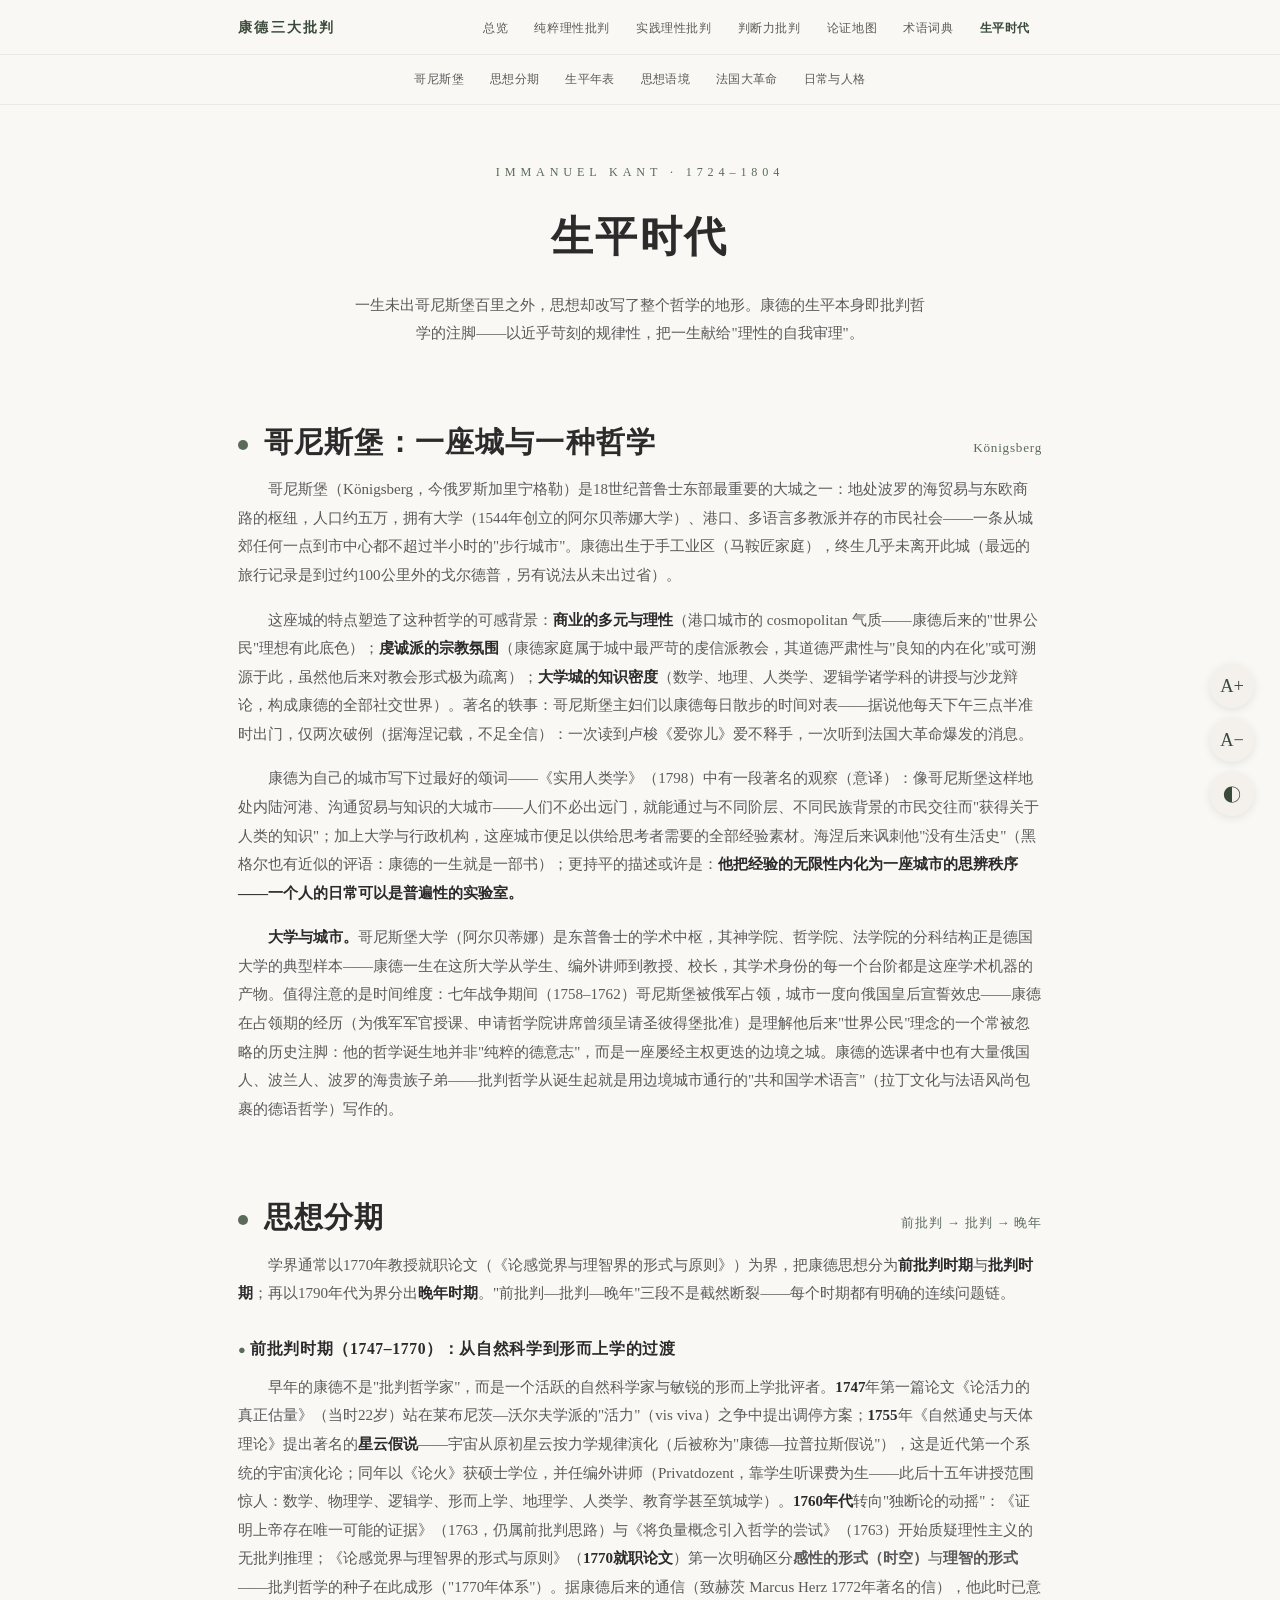
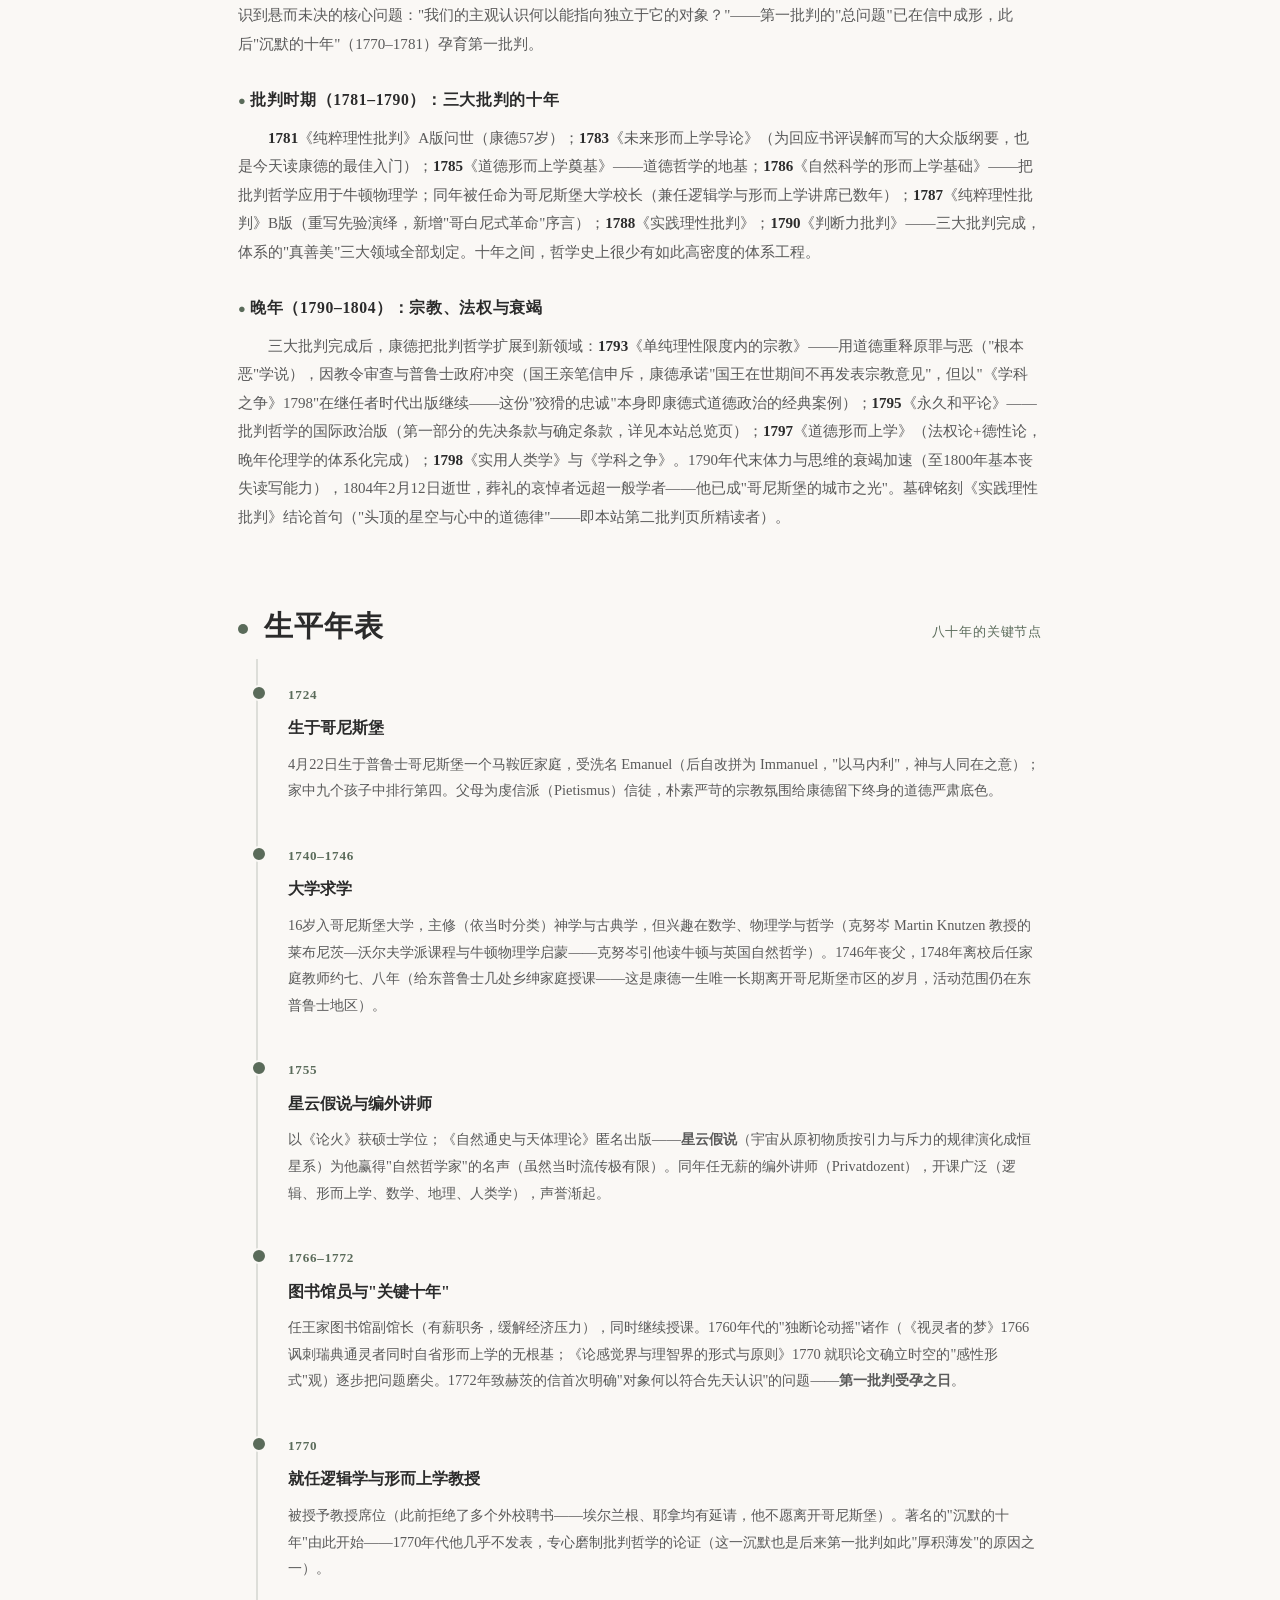
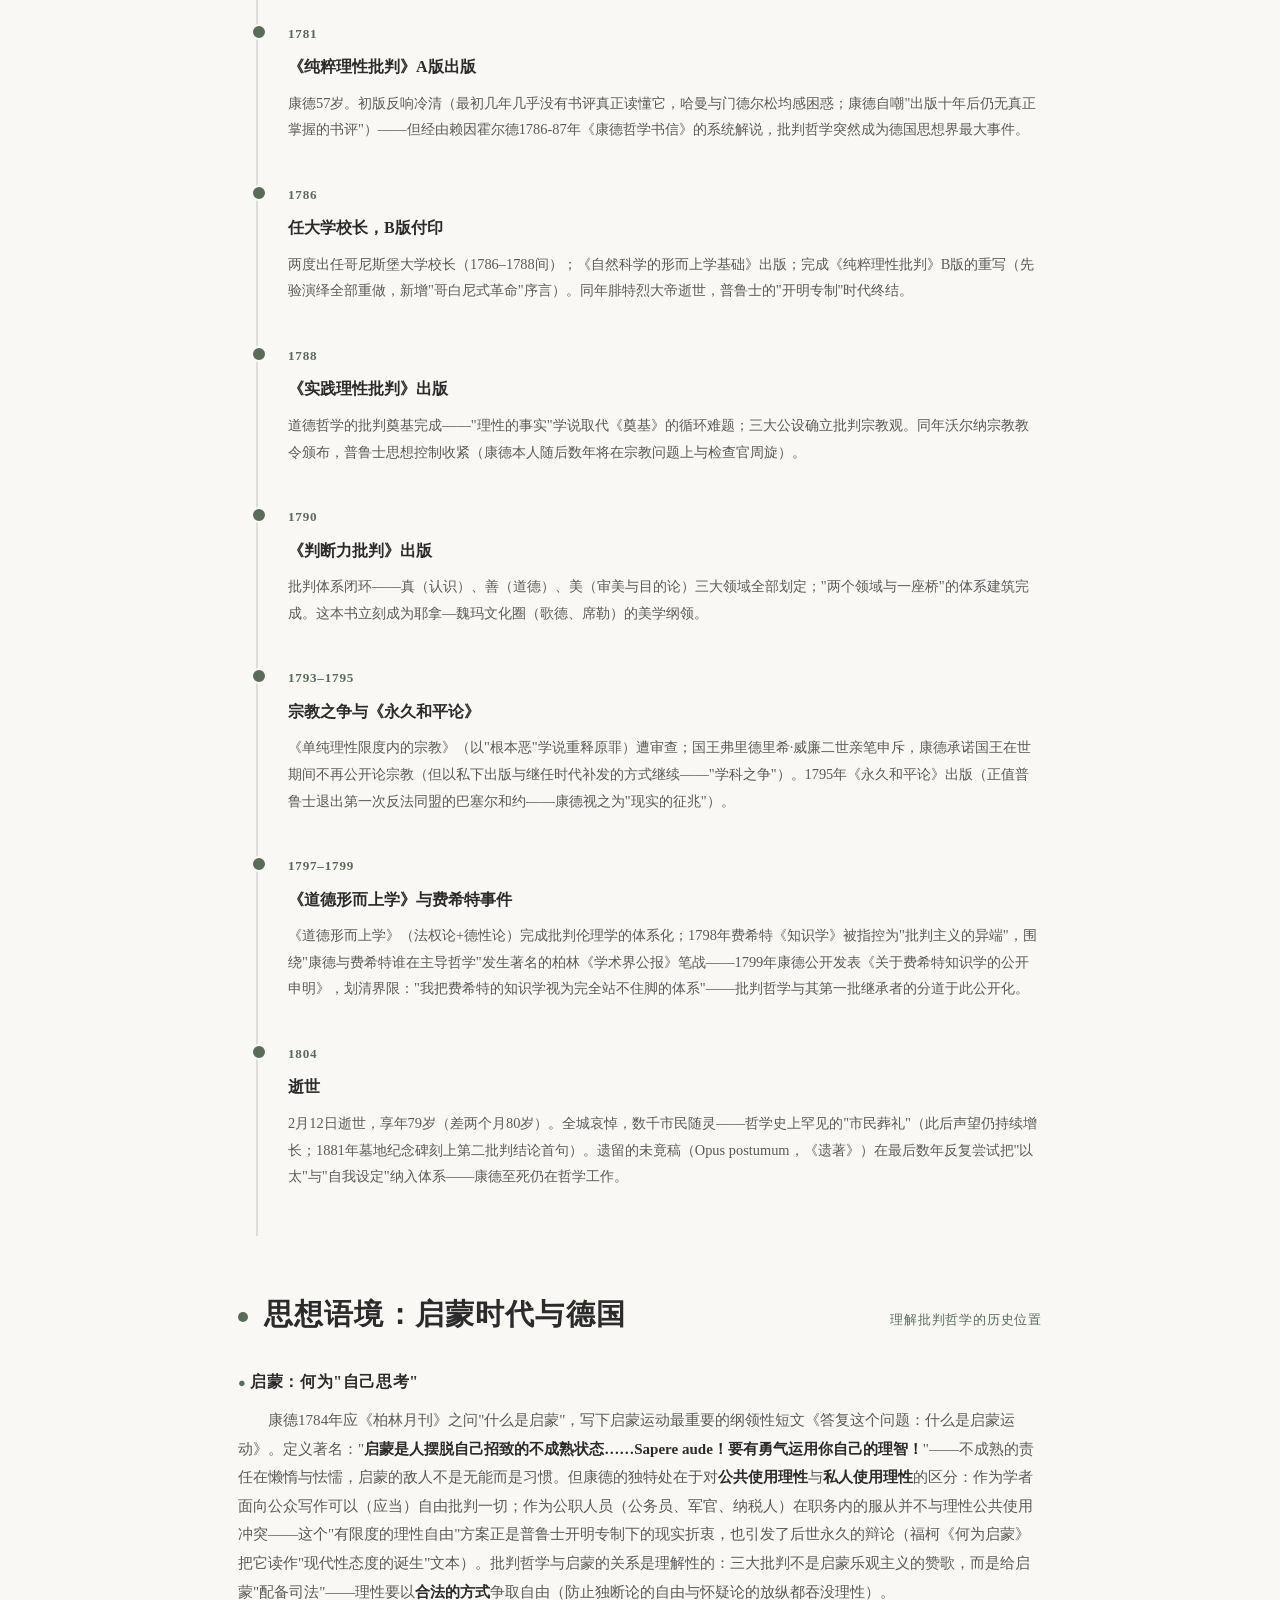
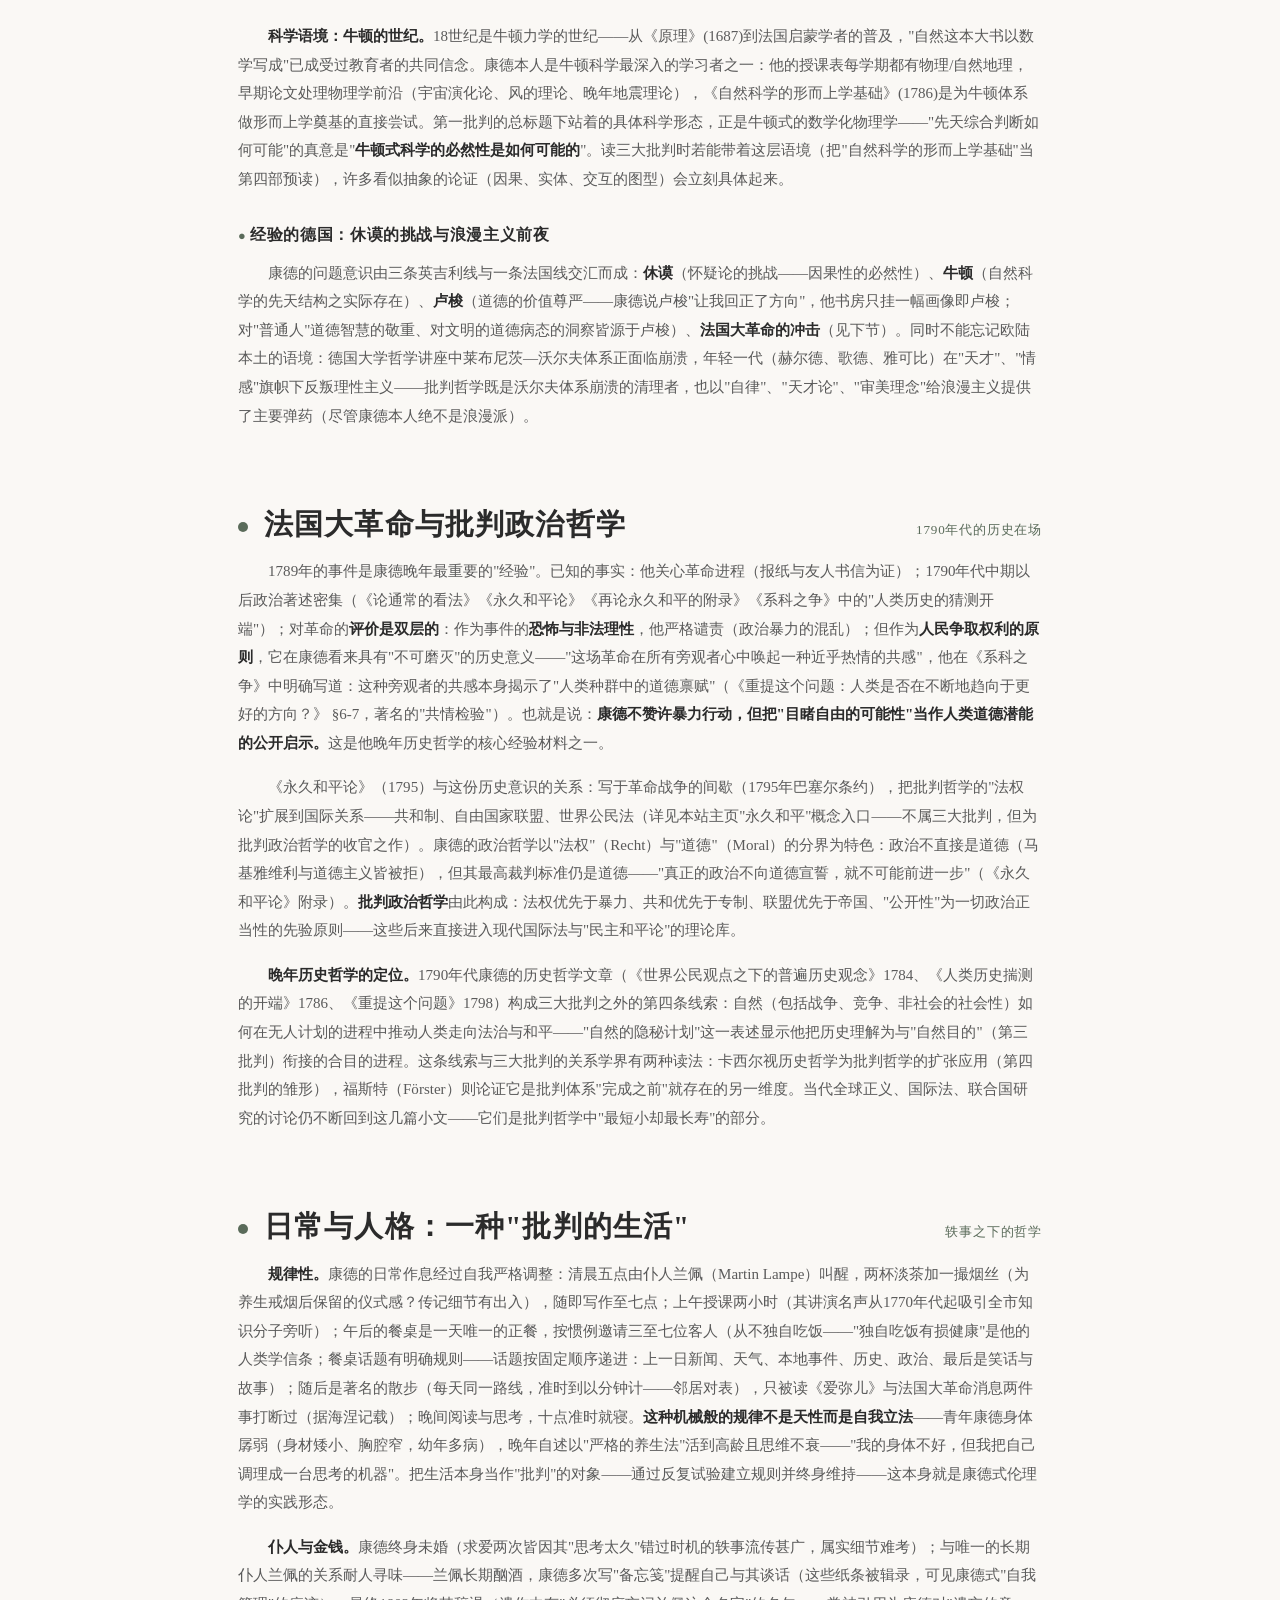
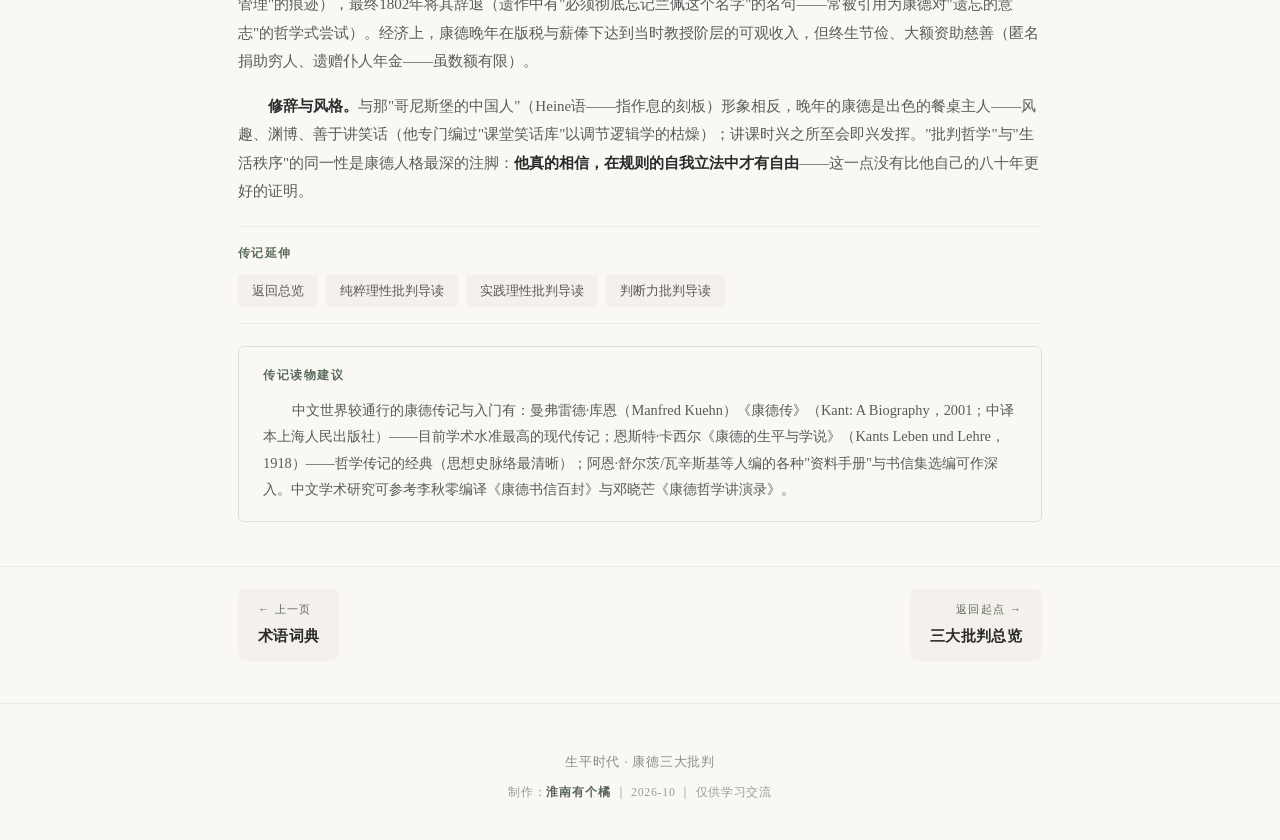
<file: life.html>
<!DOCTYPE html>
<html lang="zh-CN">
<head>
<meta charset="UTF-8">
<meta name="viewport" content="width=device-width, initial-scale=1.0">
<title>生平时代 · 康德三大批判</title>
<meta name="description" content="康德的生平与时代：前批判时期（1747-1770）、批判时期（1770-1790）、晚年（1790-1804）；哥尼斯堡、启蒙时代、七年战争与法国大革命的思想语境；三大批判写作年表。">
<meta property="og:type" content="article">
<meta property="og:site_name" content="康德三大批判">
<meta property="og:title" content="生平时代 · 康德三大批判">
<link rel="icon" type="image/svg+xml" href="favicon.svg">
<link rel="stylesheet" href="style.css">
</head>
<body>

<div class="progress-bar" id="progressBar"></div>
<nav class="top">
  <div class="wrap">
    <a class="brand" href="index.html">康德三大批判</a>
    <ul>
      <li><a href="index.html">总览</a></li>
      <li><a href="pure.html">纯粹理性批判</a></li>
      <li><a href="practical.html">实践理性批判</a></li>
      <li><a href="judgment.html">判断力批判</a></li>
      <li><a href="map.html">论证地图</a></li>
      <li><a href="concepts.html">术语词典</a></li>
      <li><a href="life.html" class="active">生平时代</a></li>
    </ul>
  </div>
</nav>

<div class="sub-nav">
  <div class="wrap">
    <a href="#city">哥尼斯堡</a>
    <a href="#periods">思想分期</a>
    <a href="#timeline">生平年表</a>
    <a href="#context">思想语境</a>
    <a href="#context-revolution">法国大革命</a>
    <a href="#daily">日常与人格</a>
  </div>
</div>

<header class="page-head">
  <div class="wrap">
    <div class="eyebrow">IMMANUEL KANT · 1724–1804</div>
    <h1>生平时代</h1>
    <p class="sub">一生未出哥尼斯堡百里之外，思想却改写了整个哲学的地形。康德的生平本身即批判哲学的注脚——以近乎苛刻的规律性，把一生献给"理性的自我审理"。</p>
  </div>
</header>

<section class="sec reveal" id="city">
  <div class="wrap">
    <div class="sec-head">
      <span class="dot"></span>
      <h2>哥尼斯堡：一座城与一种哲学</h2>
      <span class="span">Königsberg</span>
    </div>
    <div class="body-text">
      <p>哥尼斯堡（Königsberg，今俄罗斯加里宁格勒）是18世纪普鲁士东部最重要的大城之一：地处波罗的海贸易与东欧商路的枢纽，人口约五万，拥有大学（1544年创立的阿尔贝蒂娜大学）、港口、多语言多教派并存的市民社会——一条从城郊任何一点到市中心都不超过半小时的"步行城市"。康德出生于手工业区（马鞍匠家庭），终生几乎未离开此城（最远的旅行记录是到过约100公里外的戈尔德普，另有说法从未出过省）。</p>
      <p>这座城的特点塑造了这种哲学的可感背景：<strong>商业的多元与理性</strong>（港口城市的 cosmopolitan 气质——康德后来的"世界公民"理想有此底色）；<strong>虔诚派的宗教氛围</strong>（康德家庭属于城中最严苛的虔信派教会，其道德严肃性与"良知的内在化"或可溯源于此，虽然他后来对教会形式极为疏离）；<strong>大学城的知识密度</strong>（数学、地理、人类学、逻辑学诸学科的讲授与沙龙辩论，构成康德的全部社交世界）。著名的轶事：哥尼斯堡主妇们以康德每日散步的时间对表——据说他每天下午三点半准时出门，仅两次破例（据海涅记载，不足全信）：一次读到卢梭《爱弥儿》爱不释手，一次听到法国大革命爆发的消息。</p>
      <p>康德为自己的城市写下过最好的颂词——《实用人类学》（1798）中有一段著名的观察（意译）：像哥尼斯堡这样地处内陆河港、沟通贸易与知识的大城市——人们不必出远门，就能通过与不同阶层、不同民族背景的市民交往而"获得关于人类的知识"；加上大学与行政机构，这座城市便足以供给思考者需要的全部经验素材。海涅后来讽刺他"没有生活史"（黑格尔也有近似的评语：康德的一生就是一部书）；更持平的描述或许是：<strong>他把经验的无限性内化为一座城市的思辨秩序——一个人的日常可以是普遍性的实验室。</strong></p>
      <p><strong>大学与城市。</strong>哥尼斯堡大学（阿尔贝蒂娜）是东普鲁士的学术中枢，其神学院、哲学院、法学院的分科结构正是德国大学的典型样本——康德一生在这所大学从学生、编外讲师到教授、校长，其学术身份的每一个台阶都是这座学术机器的产物。值得注意的是时间维度：七年战争期间（1758–1762）哥尼斯堡被俄军占领，城市一度向俄国皇后宣誓效忠——康德在占领期的经历（为俄军军官授课、申请哲学院讲席曾须呈请圣彼得堡批准）是理解他后来"世界公民"理念的一个常被忽略的历史注脚：他的哲学诞生地并非"纯粹的德意志"，而是一座屡经主权更迭的边境之城。康德的选课者中也有大量俄国人、波兰人、波罗的海贵族子弟——批判哲学从诞生起就是用边境城市通行的"共和国学术语言"（拉丁文化与法语风尚包裹的德语哲学）写作的。</p>
    </div>
  </div>
</section>

<section class="sec reveal" id="periods">
  <div class="wrap">
    <div class="sec-head">
      <span class="dot"></span>
      <h2>思想分期</h2>
      <span class="span">前批判 → 批判 → 晚年</span>
    </div>
    <div class="body-text">
      <p>学界通常以1770年教授就职论文（《论感觉界与理智界的形式与原则》）为界，把康德思想分为<strong>前批判时期</strong>与<strong>批判时期</strong>；再以1790年代为界分出<strong>晚年时期</strong>。"前批判—批判—晚年"三段不是截然断裂——每个时期都有明确的连续问题链。</p>
      <h4>前批判时期（1747–1770）：从自然科学到形而上学的过渡</h4>
      <p>早年的康德不是"批判哲学家"，而是一个活跃的自然科学家与敏锐的形而上学批评者。<strong>1747</strong>年第一篇论文《论活力的真正估量》（当时22岁）站在莱布尼茨—沃尔夫学派的"活力"（vis viva）之争中提出调停方案；<strong>1755</strong>年《自然通史与天体理论》提出著名的<strong>星云假说</strong>——宇宙从原初星云按力学规律演化（后被称为"康德—拉普拉斯假说"），这是近代第一个系统的宇宙演化论；同年以《论火》获硕士学位，并任编外讲师（Privatdozent，靠学生听课费为生——此后十五年讲授范围惊人：数学、物理学、逻辑学、形而上学、地理学、人类学、教育学甚至筑城学）。<strong>1760年代</strong>转向"独断论的动摇"：《证明上帝存在唯一可能的证据》（1763，仍属前批判思路）与《将负量概念引入哲学的尝试》（1763）开始质疑理性主义的无批判推理；《论感觉界与理智界的形式与原则》（<strong>1770就职论文</strong>）第一次明确区分<b>感性的形式（时空）</b>与<b>理智的形式</b>——批判哲学的种子在此成形（"1770年体系"）。据康德后来的通信（致赫茨 Marcus Herz 1772年著名的信），他此时已意识到悬而未决的核心问题："我们的主观认识何以能指向独立于它的对象？"——第一批判的"总问题"已在信中成形，此后"沉默的十年"（1770–1781）孕育第一批判。</p>
      <h4>批判时期（1781–1790）：三大批判的十年</h4>
      <p><strong>1781</strong>《纯粹理性批判》A版问世（康德57岁）；<strong>1783</strong>《未来形而上学导论》（为回应书评误解而写的大众版纲要，也是今天读康德的最佳入门）；<strong>1785</strong>《道德形而上学奠基》——道德哲学的地基；<strong>1786</strong>《自然科学的形而上学基础》——把批判哲学应用于牛顿物理学；同年被任命为哥尼斯堡大学校长（兼任逻辑学与形而上学讲席已数年）；<strong>1787</strong>《纯粹理性批判》B版（重写先验演绎，新增"哥白尼式革命"序言）；<strong>1788</strong>《实践理性批判》；<strong>1790</strong>《判断力批判》——三大批判完成，体系的"真善美"三大领域全部划定。十年之间，哲学史上很少有如此高密度的体系工程。</p>
      <h4>晚年（1790–1804）：宗教、法权与衰竭</h4>
      <p>三大批判完成后，康德把批判哲学扩展到新领域：<strong>1793</strong>《单纯理性限度内的宗教》——用道德重释原罪与恶（"根本恶"学说），因教令审查与普鲁士政府冲突（国王亲笔信申斥，康德承诺"国王在世期间不再发表宗教意见"，但以"《学科之争》1798"在继任者时代出版继续——这份"狡猾的忠诚"本身即康德式道德政治的经典案例）；<strong>1795</strong>《永久和平论》——批判哲学的国际政治版（第一部分的先决条款与确定条款，详见本站总览页）；<strong>1797</strong>《道德形而上学》（法权论+德性论，晚年伦理学的体系化完成）；<strong>1798</strong>《实用人类学》与《学科之争》。1790年代末体力与思维的衰竭加速（至1800年基本丧失读写能力），1804年2月12日逝世，葬礼的哀悼者远超一般学者——他已成"哥尼斯堡的城市之光"。墓碑铭刻《实践理性批判》结论首句（"头顶的星空与心中的道德律"——即本站第二批判页所精读者）。</p>
    </div>
  </div>
</section>

<section class="sec reveal" id="timeline">
  <div class="wrap">
    <div class="sec-head">
      <span class="dot"></span>
      <h2>生平年表</h2>
      <span class="span">八十年的关键节点</span>
    </div>
    <div class="timeline">
      <div class="tl-item reveal">
        <div class="tl-year">1724</div>
        <h4>生于哥尼斯堡</h4>
        <p>4月22日生于普鲁士哥尼斯堡一个马鞍匠家庭，受洗名 Emanuel（后自改拼为 Immanuel，"以马内利"，神与人同在之意）；家中九个孩子中排行第四。父母为虔信派（Pietismus）信徒，朴素严苛的宗教氛围给康德留下终身的道德严肃底色。</p>
      </div>
      <div class="tl-item reveal">
        <div class="tl-year">1740–1746</div>
        <h4>大学求学</h4>
        <p>16岁入哥尼斯堡大学，主修（依当时分类）神学与古典学，但兴趣在数学、物理学与哲学（克努岑 Martin Knutzen 教授的莱布尼茨—沃尔夫学派课程与牛顿物理学启蒙——克努岑引他读牛顿与英国自然哲学）。1746年丧父，1748年离校后任家庭教师约七、八年（给东普鲁士几处乡绅家庭授课——这是康德一生唯一长期离开哥尼斯堡市区的岁月，活动范围仍在东普鲁士地区）。</p>
      </div>
      <div class="tl-item reveal">
        <div class="tl-year">1755</div>
        <h4>星云假说与编外讲师</h4>
        <p>以《论火》获硕士学位；《自然通史与天体理论》匿名出版——<strong>星云假说</strong>（宇宙从原初物质按引力与斥力的规律演化成恒星系）为他赢得"自然哲学家"的名声（虽然当时流传极有限）。同年任无薪的编外讲师（Privatdozent），开课广泛（逻辑、形而上学、数学、地理、人类学），声誉渐起。</p>
      </div>
      <div class="tl-item reveal">
        <div class="tl-year">1766–1772</div>
        <h4>图书馆员与"关键十年"</h4>
        <p>任王家图书馆副馆长（有薪职务，缓解经济压力），同时继续授课。1760年代的"独断论动摇"诸作（《视灵者的梦》1766 讽刺瑞典通灵者同时自省形而上学的无根基；《论感觉界与理智界的形式与原则》1770 就职论文确立时空的"感性形式"观）逐步把问题磨尖。1772年致赫茨的信首次明确"对象何以符合先天认识"的问题——<strong>第一批判受孕之日</strong>。</p>
      </div>
      <div class="tl-item reveal">
        <div class="tl-year">1770</div>
        <h4>就任逻辑学与形而上学教授</h4>
        <p>被授予教授席位（此前拒绝了多个外校聘书——埃尔兰根、耶拿均有延请，他不愿离开哥尼斯堡）。著名的"沉默的十年"由此开始——1770年代他几乎不发表，专心磨制批判哲学的论证（这一沉默也是后来第一批判如此"厚积薄发"的原因之一）。</p>
      </div>
      <div class="tl-item reveal">
        <div class="tl-year">1781</div>
        <h4>《纯粹理性批判》A版出版</h4>
        <p>康德57岁。初版反响冷清（最初几年几乎没有书评真正读懂它，哈曼与门德尔松均感困惑；康德自嘲"出版十年后仍无真正掌握的书评"）——但经由赖因霍尔德1786-87年《康德哲学书信》的系统解说，批判哲学突然成为德国思想界最大事件。</p>
      </div>
      <div class="tl-item reveal">
        <div class="tl-year">1786</div>
        <h4>任大学校长，B版付印</h4>
        <p>两度出任哥尼斯堡大学校长（1786–1788间）；《自然科学的形而上学基础》出版；完成《纯粹理性批判》B版的重写（先验演绎全部重做，新增"哥白尼式革命"序言）。同年腓特烈大帝逝世，普鲁士的"开明专制"时代终结。</p>
      </div>
      <div class="tl-item reveal">
        <div class="tl-year">1788</div>
        <h4>《实践理性批判》出版</h4>
        <p>道德哲学的批判奠基完成——"理性的事实"学说取代《奠基》的循环难题；三大公设确立批判宗教观。同年沃尔纳宗教教令颁布，普鲁士思想控制收紧（康德本人随后数年将在宗教问题上与检查官周旋）。</p>
      </div>
      <div class="tl-item reveal">
        <div class="tl-year">1790</div>
        <h4>《判断力批判》出版</h4>
        <p>批判体系闭环——真（认识）、善（道德）、美（审美与目的论）三大领域全部划定；"两个领域与一座桥"的体系建筑完成。这本书立刻成为耶拿—魏玛文化圈（歌德、席勒）的美学纲领。</p>
      </div>
      <div class="tl-item reveal">
        <div class="tl-year">1793–1795</div>
        <h4>宗教之争与《永久和平论》</h4>
        <p>《单纯理性限度内的宗教》（以"根本恶"学说重释原罪）遭审查；国王弗里德里希·威廉二世亲笔申斥，康德承诺国王在世期间不再公开论宗教（但以私下出版与继任时代补发的方式继续——"学科之争"）。1795年《永久和平论》出版（正值普鲁士退出第一次反法同盟的巴塞尔和约——康德视之为"现实的征兆"）。</p>
      </div>
      <div class="tl-item reveal">
        <div class="tl-year">1797–1799</div>
        <h4>《道德形而上学》与费希特事件</h4>
        <p>《道德形而上学》（法权论+德性论）完成批判伦理学的体系化；1798年费希特《知识学》被指控为"批判主义的异端"，围绕"康德与费希特谁在主导哲学"发生著名的柏林《学术界公报》笔战——1799年康德公开发表《关于费希特知识学的公开申明》，划清界限："我把费希特的知识学视为完全站不住脚的体系"——批判哲学与其第一批继承者的分道于此公开化。</p>
      </div>
      <div class="tl-item reveal">
        <div class="tl-year">1804</div>
        <h4>逝世</h4>
        <p>2月12日逝世，享年79岁（差两个月80岁）。全城哀悼，数千市民随灵——哲学史上罕见的"市民葬礼"（此后声望仍持续增长；1881年墓地纪念碑刻上第二批判结论首句）。遗留的未竟稿（Opus postumum，《遗著》）在最后数年反复尝试把"以太"与"自我设定"纳入体系——康德至死仍在哲学工作。</p>
      </div>
    </div>
  </div>
</section>

<section class="sec reveal" id="context">
  <div class="wrap">
    <div class="sec-head">
      <span class="dot"></span>
      <h2>思想语境：启蒙时代与德国</h2>
      <span class="span">理解批判哲学的历史位置</span>
    </div>
    <div class="body-text">
      <h4>启蒙：何为"自己思考"</h4>
      <p>康德1784年应《柏林月刊》之问"什么是启蒙"，写下启蒙运动最重要的纲领性短文《答复这个问题：什么是启蒙运动》。定义著名："<strong>启蒙是人摆脱自己招致的不成熟状态……Sapere aude！要有勇气运用你自己的理智！</strong>"——不成熟的责任在懒惰与怯懦，启蒙的敌人不是无能而是习惯。但康德的独特处在于对<strong>公共使用理性</strong>与<strong>私人使用理性</strong>的区分：作为学者面向公众写作可以（应当）自由批判一切；作为公职人员（公务员、军官、纳税人）在职务内的服从并不与理性公共使用冲突——这个"有限度的理性自由"方案正是普鲁士开明专制下的现实折衷，也引发了后世永久的辩论（福柯《何为启蒙》把它读作"现代性态度的诞生"文本）。批判哲学与启蒙的关系是理解性的：三大批判不是启蒙乐观主义的赞歌，而是给启蒙"配备司法"——理性要以<strong>合法的方式</strong>争取自由（防止独断论的自由与怀疑论的放纵都吞没理性）。</p>
      <p><strong>科学语境：牛顿的世纪。</strong>18世纪是牛顿力学的世纪——从《原理》(1687)到法国启蒙学者的普及，"自然这本大书以数学写成"已成受过教育者的共同信念。康德本人是牛顿科学最深入的学习者之一：他的授课表每学期都有物理/自然地理，早期论文处理物理学前沿（宇宙演化论、风的理论、晚年地震理论），《自然科学的形而上学基础》(1786)是为牛顿体系做形而上学奠基的直接尝试。第一批判的总标题下站着的具体科学形态，正是牛顿式的数学化物理学——"先天综合判断如何可能"的真意是"<strong>牛顿式科学的必然性是如何可能的</strong>"。读三大批判时若能带着这层语境（把"自然科学的形而上学基础"当第四部预读），许多看似抽象的论证（因果、实体、交互的图型）会立刻具体起来。</p>
      <h4>经验的德国：休谟的挑战与浪漫主义前夜</h4>
      <p>康德的问题意识由三条英吉利线与一条法国线交汇而成：<strong>休谟</strong>（怀疑论的挑战——因果性的必然性）、<strong>牛顿</strong>（自然科学的先天结构之实际存在）、<strong>卢梭</strong>（道德的价值尊严——康德说卢梭"让我回正了方向"，他书房只挂一幅画像即卢梭；对"普通人"道德智慧的敬重、对文明的道德病态的洞察皆源于卢梭）、<strong>法国大革命的冲击</strong>（见下节）。同时不能忘记欧陆本土的语境：德国大学哲学讲座中莱布尼茨—沃尔夫体系正面临崩溃，年轻一代（赫尔德、歌德、雅可比）在"天才"、"情感"旗帜下反叛理性主义——批判哲学既是沃尔夫体系崩溃的清理者，也以"自律"、"天才论"、"审美理念"给浪漫主义提供了主要弹药（尽管康德本人绝不是浪漫派）。</p>
    </div>
  </div>
</section>

<section class="sec reveal" id="context-revolution">
  <div class="wrap">
    <div class="sec-head">
      <span class="dot"></span>
      <h2>法国大革命与批判政治哲学</h2>
      <span class="span">1790年代的历史在场</span>
    </div>
    <div class="body-text">
      <p>1789年的事件是康德晚年最重要的"经验"。已知的事实：他关心革命进程（报纸与友人书信为证）；1790年代中期以后政治著述密集（《论通常的看法》《永久和平论》《再论永久和平的附录》《系科之争》中的"人类历史的猜测开端"）；对革命的<strong>评价是双层的</strong>：作为事件的<strong>恐怖与非法理性</strong>，他严格谴责（政治暴力的混乱）；但作为<strong>人民争取权利的原则</strong>，它在康德看来具有"不可磨灭"的历史意义——"这场革命在所有旁观者心中唤起一种近乎热情的共感"，他在《系科之争》中明确写道：这种旁观者的共感本身揭示了"人类种群中的道德禀赋"（《重提这个问题：人类是否在不断地趋向于更好的方向？》 §6-7，著名的"共情检验"）。也就是说：<strong>康德不赞许暴力行动，但把"目睹自由的可能性"当作人类道德潜能的公开启示。</strong>这是他晚年历史哲学的核心经验材料之一。</p>
      <p>《永久和平论》（1795）与这份历史意识的关系：写于革命战争的间歇（1795年巴塞尔条约），把批判哲学的"法权论"扩展到国际关系——共和制、自由国家联盟、世界公民法（详见本站主页"永久和平"概念入口——不属三大批判，但为批判政治哲学的收官之作）。康德的政治哲学以"法权"（Recht）与"道德"（Moral）的分界为特色：政治不直接是道德（马基雅维利与道德主义皆被拒），但其最高裁判标准仍是道德——"真正的政治不向道德宣誓，就不可能前进一步"（《永久和平论》附录）。<strong>批判政治哲学</strong>由此构成：法权优先于暴力、共和优先于专制、联盟优先于帝国、"公开性"为一切政治正当性的先验原则——这些后来直接进入现代国际法与"民主和平论"的理论库。</p>
      <p><strong>晚年历史哲学的定位。</strong>1790年代康德的历史哲学文章（《世界公民观点之下的普遍历史观念》1784、《人类历史揣测的开端》1786、《重提这个问题》1798）构成三大批判之外的第四条线索：自然（包括战争、竞争、非社会的社会性）如何在无人计划的进程中推动人类走向法治与和平——"自然的隐秘计划"这一表述显示他把历史理解为与"自然目的"（第三批判）衔接的合目的进程。这条线索与三大批判的关系学界有两种读法：卡西尔视历史哲学为批判哲学的扩张应用（第四批判的雏形），福斯特（Förster）则论证它是批判体系"完成之前"就存在的另一维度。当代全球正义、国际法、联合国研究的讨论仍不断回到这几篇小文——它们是批判哲学中"最短小却最长寿"的部分。</p>
    </div>
  </div>
</section>

<section class="sec reveal" id="daily">
  <div class="wrap">
    <div class="sec-head">
      <span class="dot"></span>
      <h2>日常与人格：一种"批判的生活"</h2>
      <span class="span">轶事之下的哲学</span>
    </div>
    <div class="body-text">
      <p><strong>规律性。</strong>康德的日常作息经过自我严格调整：清晨五点由仆人兰佩（Martin Lampe）叫醒，两杯淡茶加一撮烟丝（为养生戒烟后保留的仪式感？传记细节有出入），随即写作至七点；上午授课两小时（其讲演名声从1770年代起吸引全市知识分子旁听）；午后的餐桌是一天唯一的正餐，按惯例邀请三至七位客人（从不独自吃饭——"独自吃饭有损健康"是他的人类学信条；餐桌话题有明确规则——话题按固定顺序递进：上一日新闻、天气、本地事件、历史、政治、最后是笑话与故事）；随后是著名的散步（每天同一路线，准时到以分钟计——邻居对表），只被读《爱弥儿》与法国大革命消息两件事打断过（据海涅记载）；晚间阅读与思考，十点准时就寝。<strong>这种机械般的规律不是天性而是自我立法</strong>——青年康德身体孱弱（身材矮小、胸腔窄，幼年多病），晚年自述以"严格的养生法"活到高龄且思维不衰——"我的身体不好，但我把自己调理成一台思考的机器"。把生活本身当作"批判"的对象——通过反复试验建立规则并终身维持——这本身就是康德式伦理学的实践形态。</p>
      <p><strong>仆人与金钱。</strong>康德终身未婚（求爱两次皆因其"思考太久"错过时机的轶事流传甚广，属实细节难考）；与唯一的长期仆人兰佩的关系耐人寻味——兰佩长期酗酒，康德多次写"备忘笺"提醒自己与其谈话（这些纸条被辑录，可见康德式"自我管理"的痕迹），最终1802年将其辞退（遗作中有"必须彻底忘记兰佩这个名字"的名句——常被引用为康德对"遗忘的意志"的哲学式尝试）。经济上，康德晚年在版税与薪俸下达到当时教授阶层的可观收入，但终生节俭、大额资助慈善（匿名捐助穷人、遗赠仆人年金——虽数额有限）。</p>
      <p><strong>修辞与风格。</strong>与那"哥尼斯堡的中国人"（Heine语——指作息的刻板）形象相反，晚年的康德是出色的餐桌主人——风趣、渊博、善于讲笑话（他专门编过"课堂笑话库"以调节逻辑学的枯燥）；讲课时兴之所至会即兴发挥。"批判哲学"与"生活秩序"的同一性是康德人格最深的注脚：<strong>他真的相信，在规则的自我立法中才有自由</strong>——这一点没有比他自己的八十年更好的证明。</p>
    </div>
    <div class="ref-box">
      <div class="rb-label">传记延伸</div>
      <div class="rb-items">
        <a class="rb-item" href="index.html">返回总览</a>
        <a class="rb-item" href="pure.html">纯粹理性批判导读</a>
        <a class="rb-item" href="practical.html">实践理性批判导读</a>
        <a class="rb-item" href="judgment.html">判断力批判导读</a>
      </div>
    </div>
    <div class="read-tip">
      <div class="rt-label">传记读物建议</div>
      <p>中文世界较通行的康德传记与入门有：曼弗雷德·库恩（Manfred Kuehn）《康德传》（Kant: A Biography，2001；中译本上海人民出版社）——目前学术水准最高的现代传记；恩斯特·卡西尔《康德的生平与学说》（Kants Leben und Lehre，1918）——哲学传记的经典（思想史脉络最清晰）；阿恩·舒尔茨/瓦辛斯基等人编的各种"资料手册"与书信集选编可作深入。中文学术研究可参考李秋零编译《康德书信百封》与邓晓芒《康德哲学讲演录》。</p>
    </div>
  </div>
</section>

<nav class="pn-nav" aria-label="页面导航">
  <div class="wrap">
    <a class="pn-prev" href="concepts.html"><span class="pn-dir">← 上一页</span><span class="pn-name">术语词典</span></a>
    <a class="pn-next" href="index.html"><span class="pn-dir">返回起点 →</span><span class="pn-name">三大批判总览</span></a>
  </div>
</nav>

<footer>
  <div class="wrap">
    <p>生平时代 · 康德三大批判</p>
    <p class="foot-meta">制作：<span class="maker">淮南有个橘</span> ｜ 2026-10 ｜ 仅供学习交流</p>
  </div>
</footer>

<button class="to-top" onclick="window.scrollTo({top:0,behavior:'smooth'})">↑</button>
<div class="tool-fab" id="tool-fab">
  <button id="font-increase" title="页面放大" aria-label="页面放大">A+</button>
  <button id="font-decrease" title="页面缩小" aria-label="页面缩小">A−</button>
  <button id="dark-toggle" title="暗黑模式" aria-label="切换暗黑模式">◐</button>
</div>
<script>
const obs=new IntersectionObserver((es)=>{es.forEach(e=>{if(e.isIntersecting)e.target.classList.add('in');});},{threshold:.1});
document.querySelectorAll('.reveal').forEach(el=>obs.observe(el));
(function(){
  var fab=document.getElementById('tool-fab');
  if(!fab)return;
  var btns=fab.querySelectorAll('button');
  btns.forEach(function(b){b.classList.add('show');});
  var toTopBtn=document.querySelector('.to-top');
  if(toTopBtn){
    window.addEventListener('scroll',function(){if(window.scrollY>400)toTopBtn.classList.add('show');else toTopBtn.classList.remove('show');});
  }
  var zoomLevel=100;
  var html=document.documentElement;
  var fabEl=document.getElementById('tool-fab');
  var toTop=document.querySelector('.to-top');
  var ZOOM_STEPS=[75,100,125,150];
  function applyZoom(){
    html.style.zoom=zoomLevel+'%';
    var rev=(100/zoomLevel*100).toFixed(2)+'%';
    if(fabEl)fabEl.style.zoom=rev;
    if(toTop)toTop.style.zoom=rev;
    document.body.classList.toggle('zoomed',zoomLevel>100);
  }
  var saved=localStorage.getItem('kant-zoom');
  if(saved){zoomLevel=parseInt(saved);applyZoom();}
  document.getElementById('font-increase').addEventListener('click',function(){
    var idx=ZOOM_STEPS.indexOf(zoomLevel);
    if(idx<ZOOM_STEPS.length-1){zoomLevel=ZOOM_STEPS[idx+1];applyZoom();localStorage.setItem('kant-zoom',zoomLevel);}
  });
  document.getElementById('font-decrease').addEventListener('click',function(){
    var idx=ZOOM_STEPS.indexOf(zoomLevel);
    if(idx>0){zoomLevel=ZOOM_STEPS[idx-1];applyZoom();localStorage.setItem('kant-zoom',zoomLevel);}
  });
  var isDown=false,startX=0,startY=0,scrollX=0,scrollY=0;
  document.body.addEventListener('mousedown',function(e){
    if(!document.body.classList.contains('zoomed'))return;
    if(e.target.closest('a,button,.to-top,.tool-fab,nav,.sub-nav'))return;
    isDown=true;document.body.classList.add('dragging');
    startX=e.clientX;startY=e.clientY;
    scrollX=window.scrollX;scrollY=window.scrollY;
    e.preventDefault();
  });
  document.addEventListener('mousemove',function(e){
    if(!isDown)return;
    window.scrollTo(scrollX-(e.clientX-startX),scrollY-(e.clientY-startY));
  });
  document.addEventListener('mouseup',function(){isDown=false;document.body.classList.remove('dragging');});
  var dt=document.getElementById('dark-toggle');
  if(localStorage.getItem('kant-dark')==='1'){document.body.classList.add('dark');dt.classList.add('active');}
  dt.addEventListener('click',function(){
    document.body.classList.toggle('dark');var on=document.body.classList.contains('dark');
    dt.classList.toggle('active',on);localStorage.setItem('kant-dark',on?'1':'0');
  });
})();
</script>
<script>
(function(){var pb=document.getElementById('progressBar');if(!pb)return;var up=function(){var h=document.documentElement,b=document.body;var max=h.scrollHeight-h.clientHeight;var p=max>0?(h.scrollTop||b.scrollTop)/max*100:0;pb.style.width=p+'%';};window.addEventListener('scroll',up,{passive:true});window.addEventListener('resize',up);up();})();
</script>
</body>
</html>
</file>
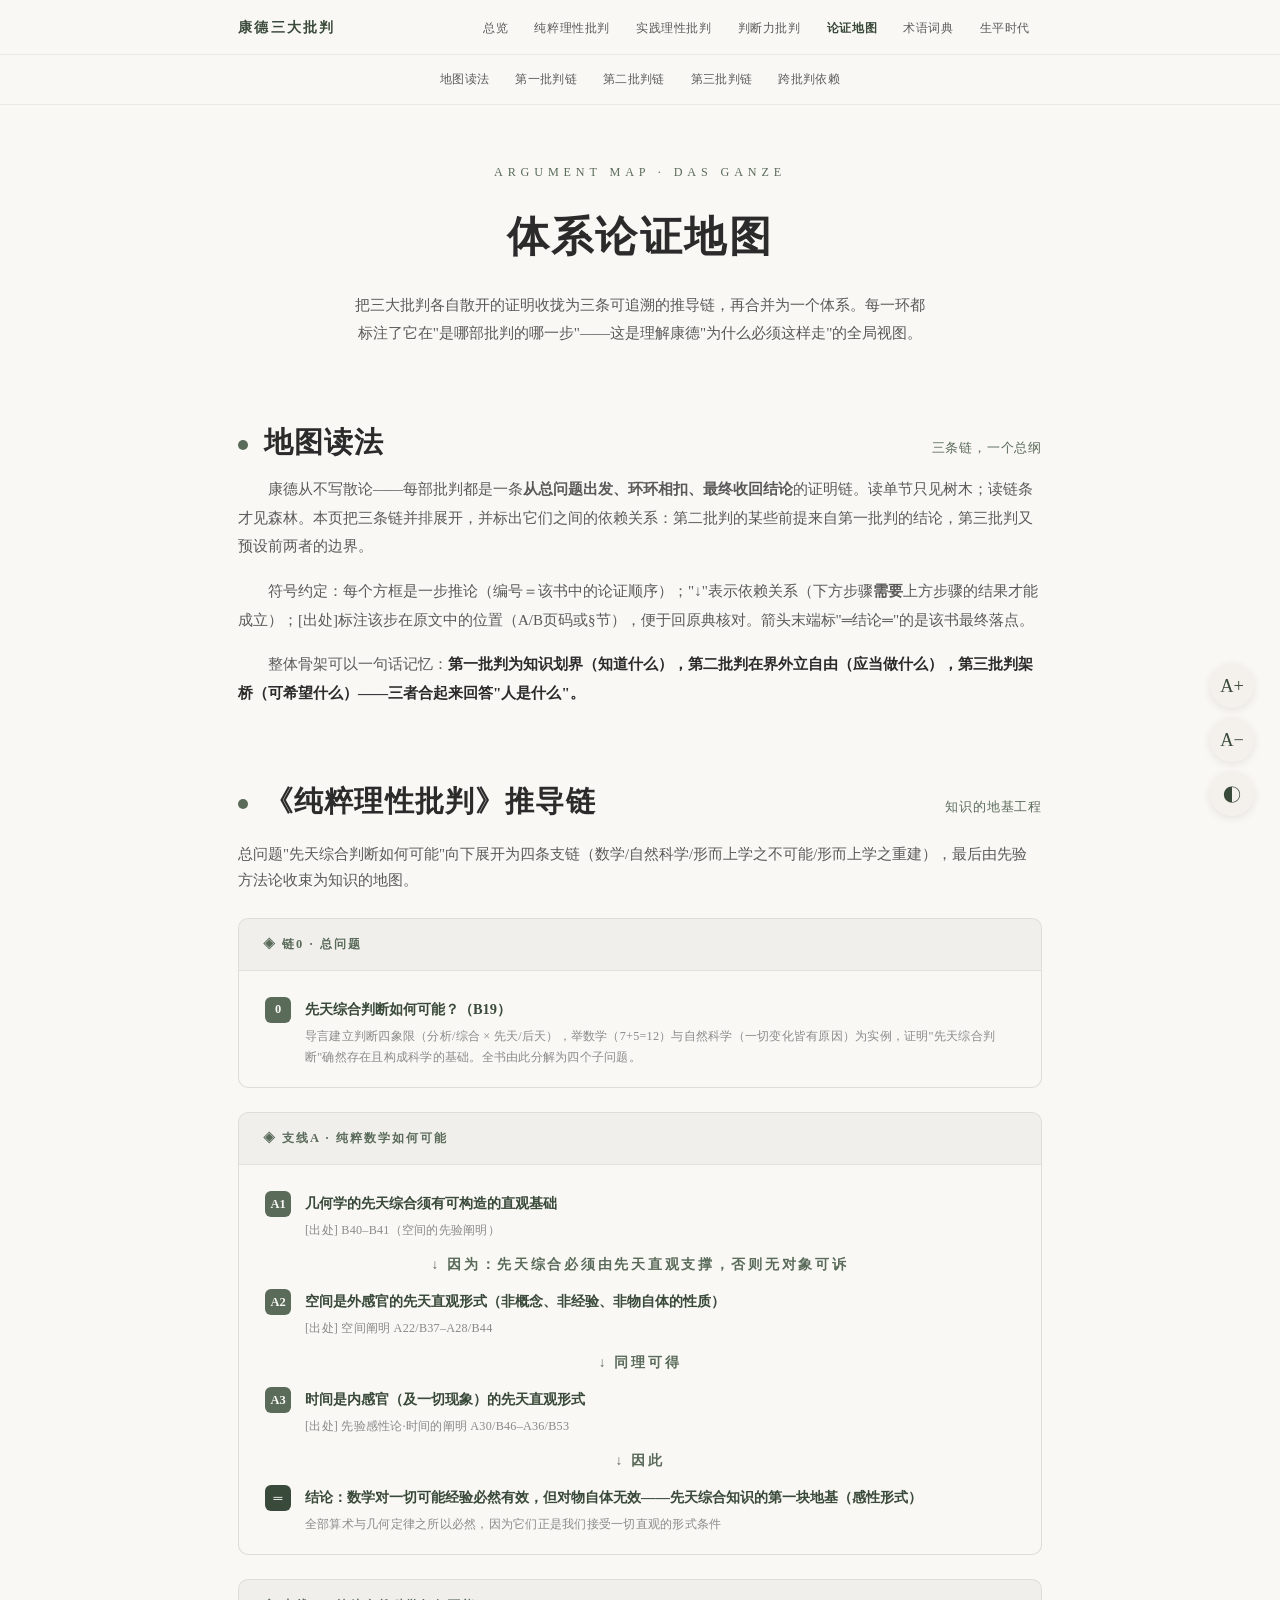
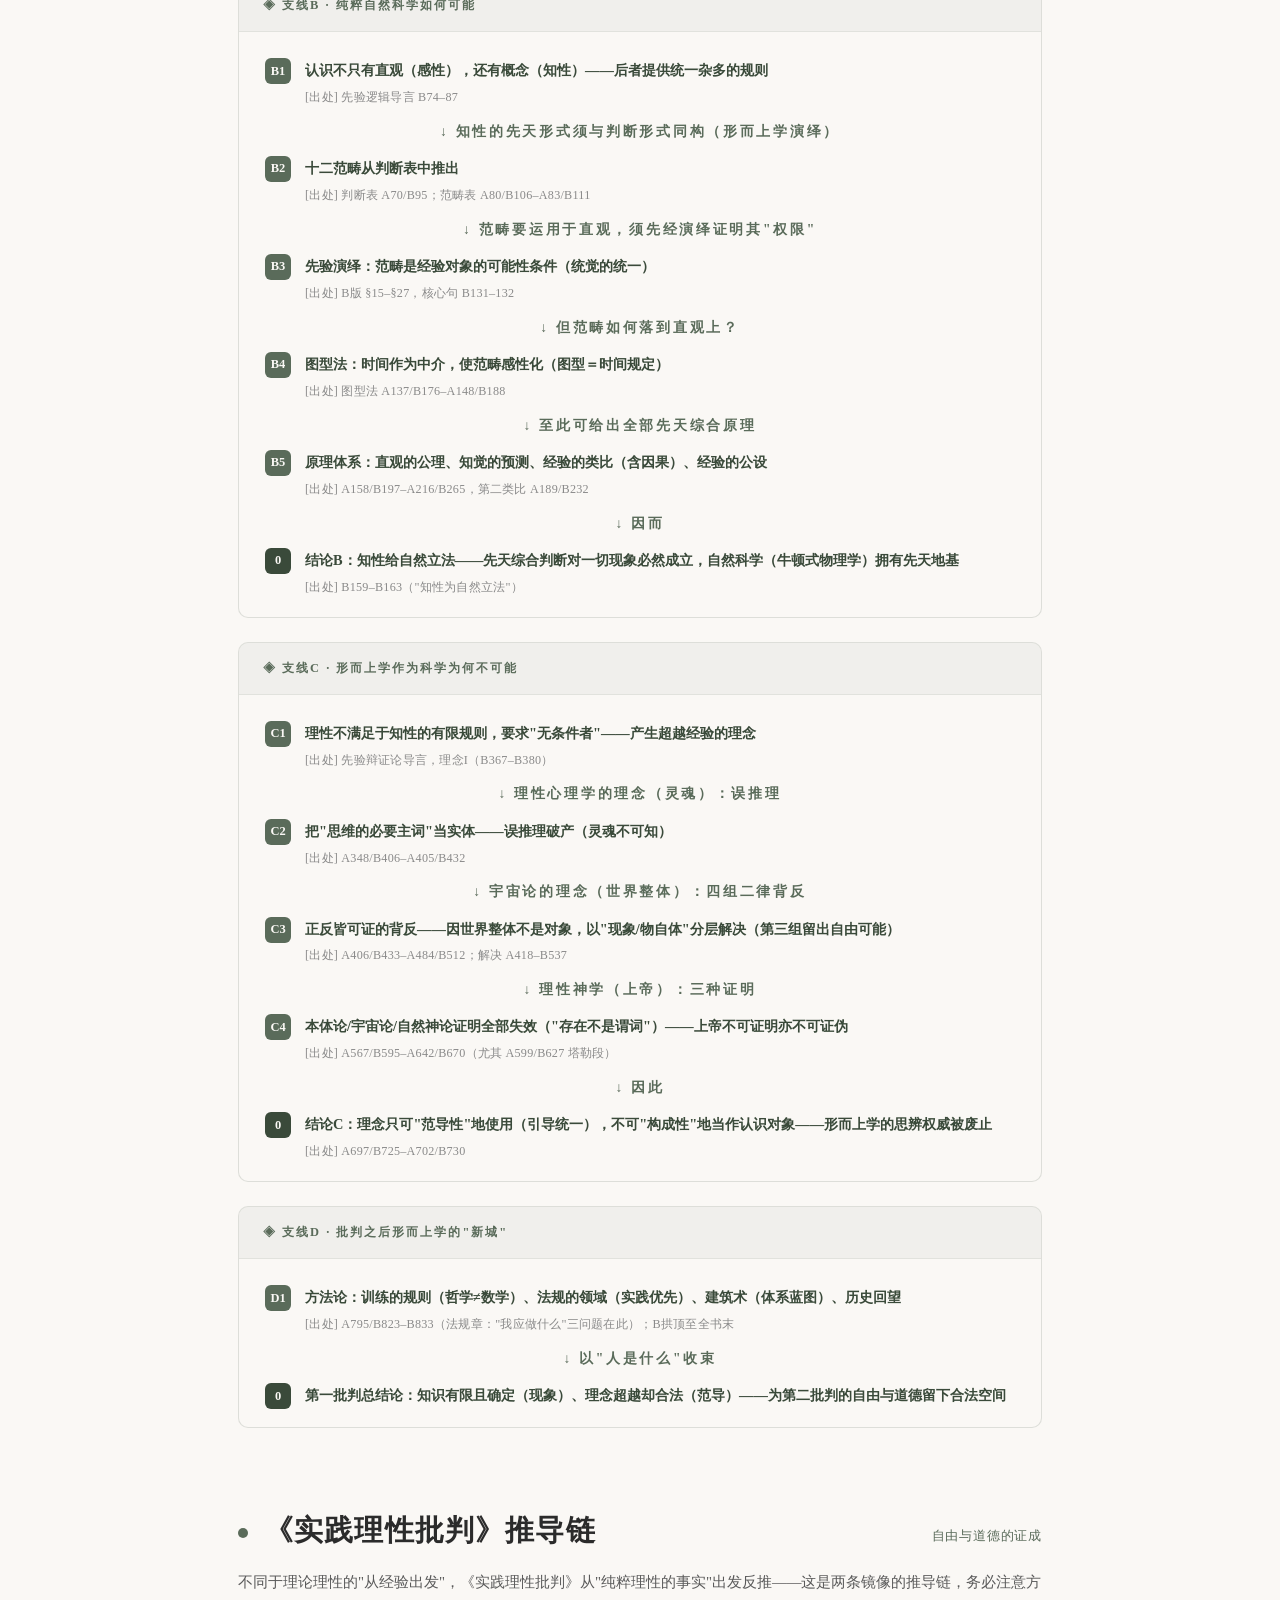
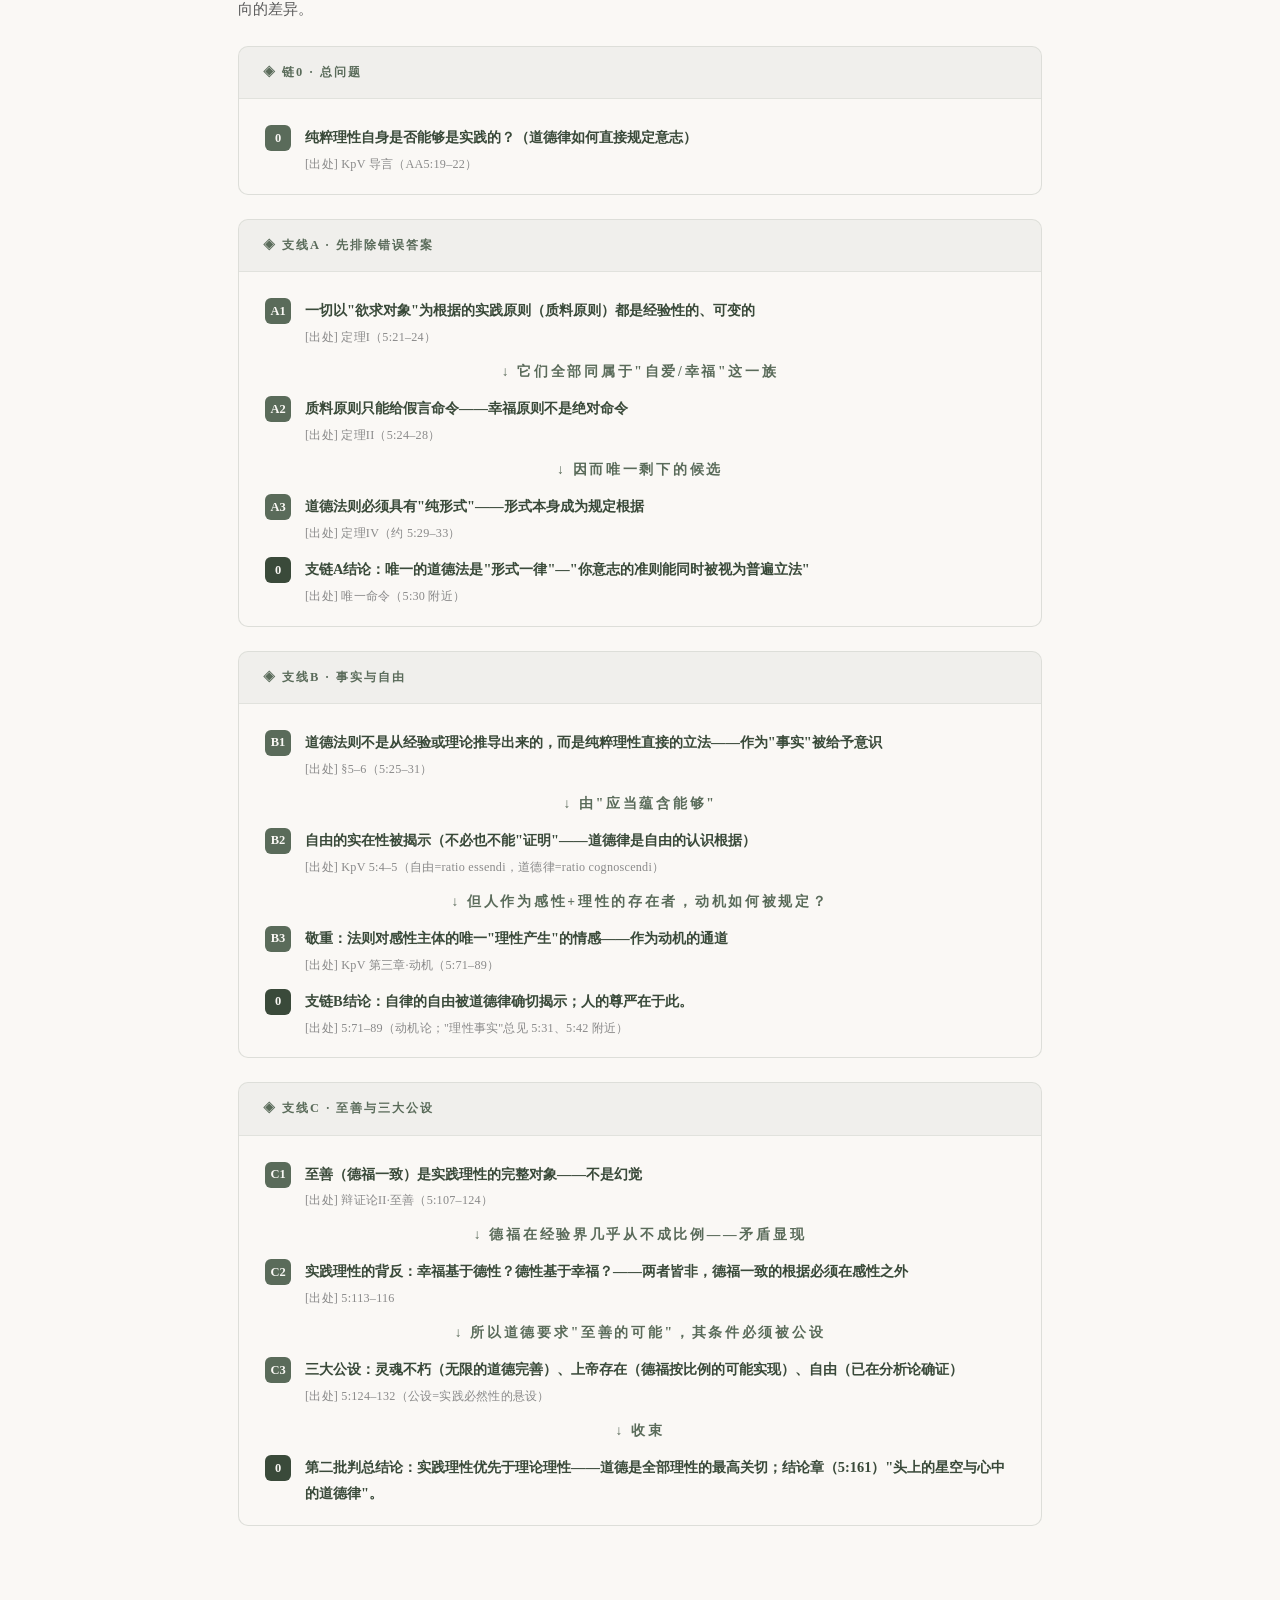
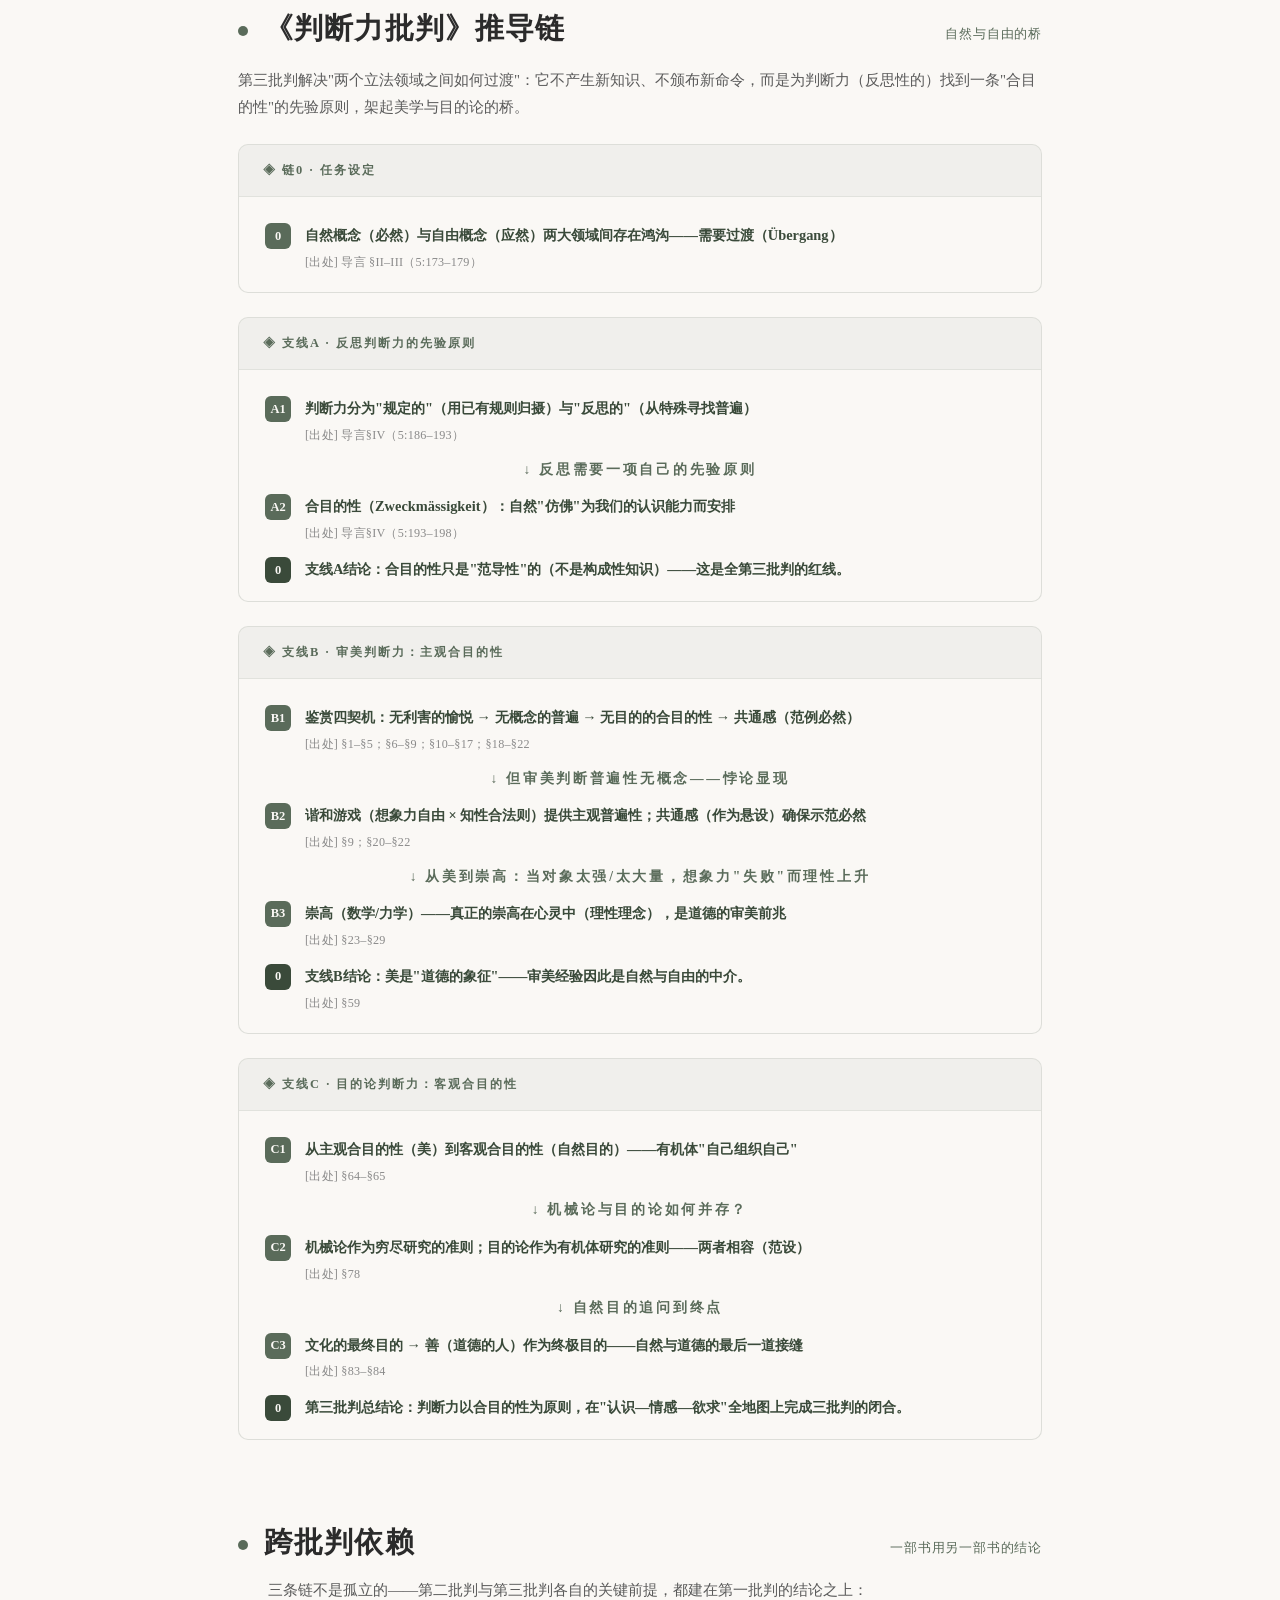
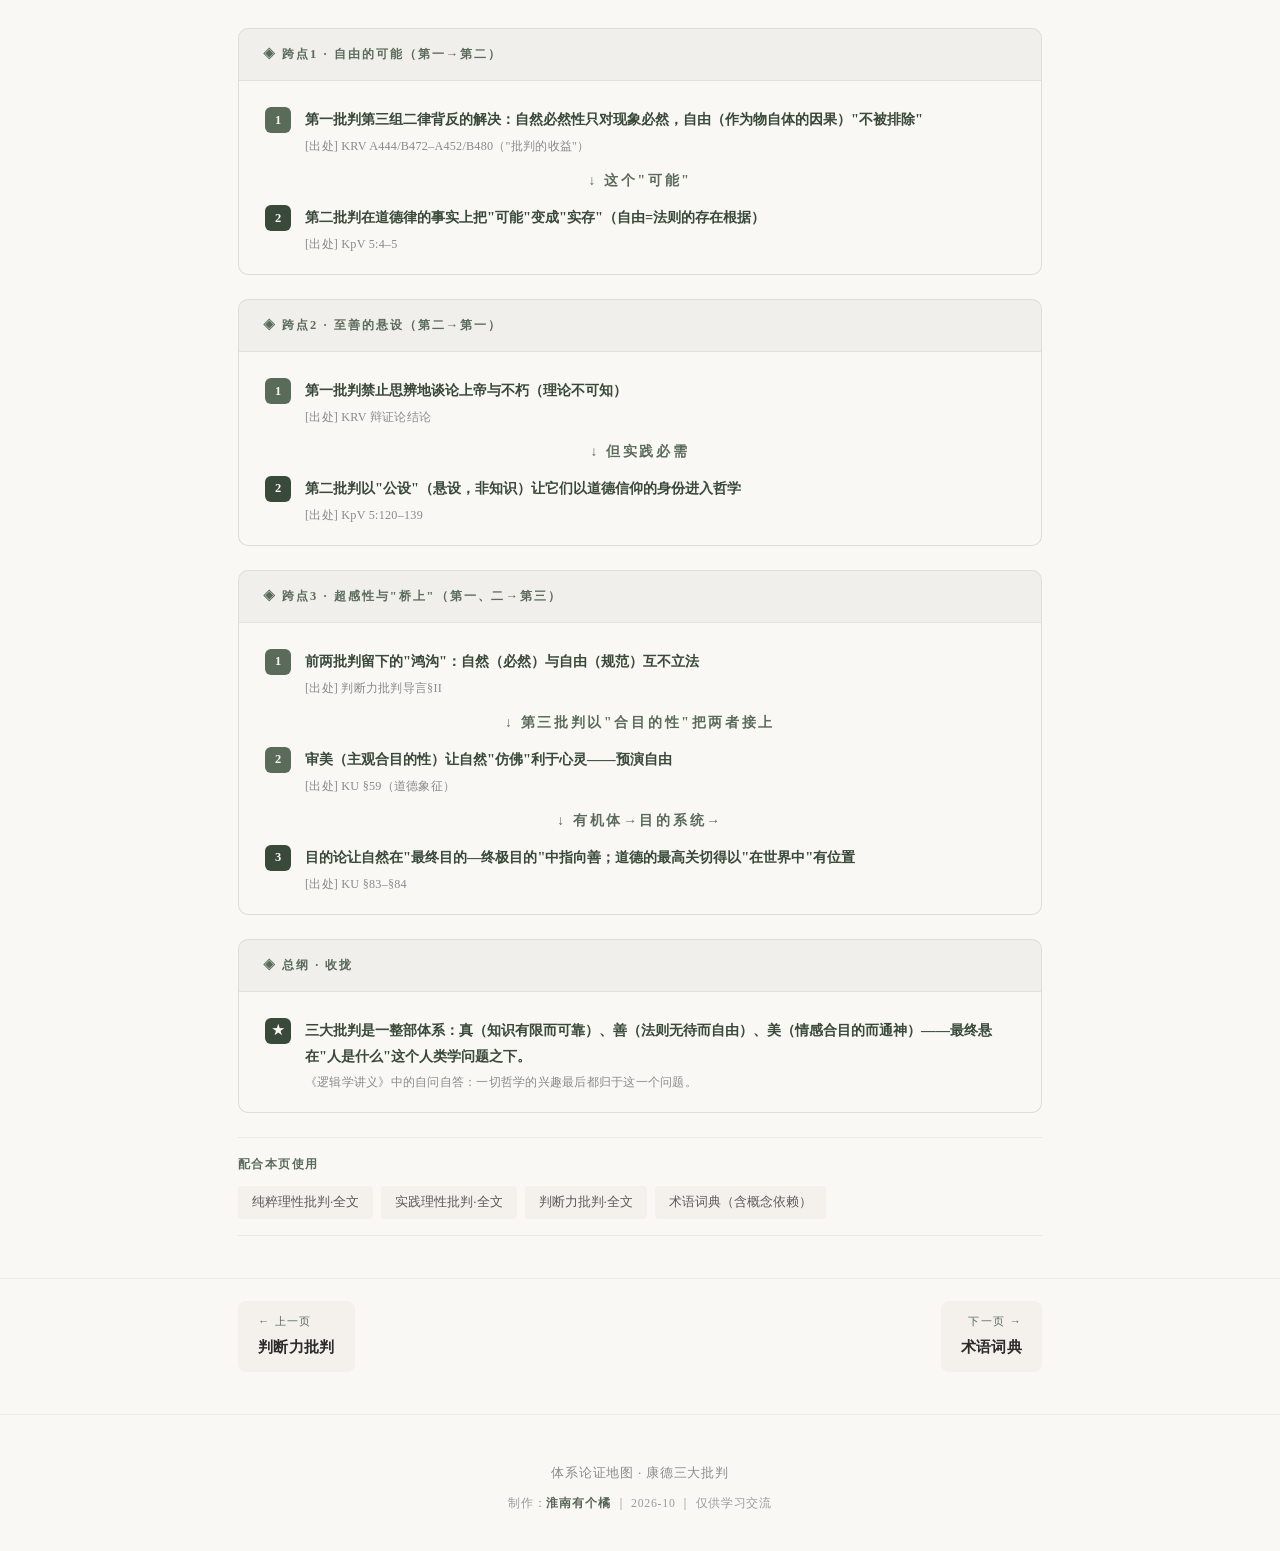
<file: map.html>
<!DOCTYPE html>
<html lang="zh-CN">
<head>
<meta charset="UTF-8">
<meta name="viewport" content="width=device-width, initial-scale=1.0">
<title>体系论证地图 · 康德三大批判</title>
<meta name="description" content="康德三大批判的完整论证地图：从先天综合判断到道德律到合目的性，贯通全部推导链——总问题→关键推论→结论。一览批判哲学的内在逻辑骨架。">
<meta property="og:type" content="article">
<meta property="og:site_name" content="康德三大批判">
<meta property="og:title" content="体系论证地图 · 康德三大批判">
<link rel="icon" type="image/svg+xml" href="favicon.svg">
<link rel="stylesheet" href="style.css">
</head>
<body>

<div class="progress-bar" id="progressBar"></div>
<nav class="top">
  <div class="wrap">
    <a class="brand" href="index.html">康德三大批判</a>
    <ul>
      <li><a href="index.html">总览</a></li>
      <li><a href="pure.html">纯粹理性批判</a></li>
      <li><a href="practical.html">实践理性批判</a></li>
      <li><a href="judgment.html">判断力批判</a></li>
      <li><a href="map.html" class="active">论证地图</a></li>
      <li><a href="concepts.html">术语词典</a></li>
      <li><a href="life.html">生平时代</a></li>
    </ul>
  </div>
</nav>

<div class="sub-nav">
  <div class="wrap">
    <a href="#map">地图读法</a>
    <a href="#pure">第一批判链</a>
    <a href="#practical">第二批判链</a>
    <a href="#judgment">第三批判链</a>
    <a href="#cross-chain">跨批判依赖</a>
  </div>
</div>

<header class="page-head">
  <div class="wrap">
    <div class="eyebrow">ARGUMENT MAP · DAS GANZE</div>
    <h1>体系论证地图</h1>
    <p class="sub">把三大批判各自散开的证明收拢为三条可追溯的推导链，再合并为一个体系。每一环都标注了它在"是哪部批判的哪一步"——这是理解康德"为什么必须这样走"的全局视图。</p>
  </div>
</header>

<!-- ==================== 地图读法 ==================== -->
<section class="sec reveal" id="map">
  <div class="wrap">
    <div class="sec-head">
      <span class="dot"></span>
      <h2>地图读法</h2>
      <span class="span">三条链，一个总纲</span>
    </div>
    <div class="body-text">
      <p>康德从不写散论——每部批判都是一条<b>从总问题出发、环环相扣、最终收回结论</b>的证明链。读单节只见树木；读链条才见森林。本页把三条链并排展开，并标出它们之间的依赖关系：第二批判的某些前提来自第一批判的结论，第三批判又预设前两者的边界。</p>
      <p>符号约定：每个方框是一步推论（编号＝该书中的论证顺序）；"↓"表示依赖关系（下方步骤<b>需要</b>上方步骤的结果才能成立）；[出处]标注该步在原文中的位置（A/B页码或§节），便于回原典核对。箭头末端标"═结论═"的是该书最终落点。</p>
      <p>整体骨架可以一句话记忆：<strong>第一批判为知识划界（知道什么），第二批判在界外立自由（应当做什么），第三批判架桥（可希望什么）——三者合起来回答"人是什么"。</strong></p>
    </div>
  </div>
</section>

<!-- ==================== 第一批判链 ==================== -->
<section class="sec reveal" id="pure">
  <div class="wrap">
    <div class="sec-head">
      <span class="dot"></span>
      <h2>《纯粹理性批判》推导链</h2>
      <span class="span">知识的地基工程</span>
    </div>
    <div class="sec-desc">总问题"先天综合判断如何可能"向下展开为四条支链（数学/自然科学/形而上学之不可能/形而上学之重建），最后由先验方法论收束为知识的地图。</div>
    <div class="arg-map">
      <div class="am-head">链0 · 总问题</div>
      <div class="am-body">
        <div class="am-node">
          <div class="am-num">0</div>
          <div class="am-txt"><b>先天综合判断如何可能？（B19）</b>
            <small>导言建立判断四象限（分析/综合 × 先天/后天），举数学（7+5=12）与自然科学（一切变化皆有原因）为实例，证明"先天综合判断"确然存在且构成科学的基础。全书由此分解为四个子问题。</small>
          </div>
        </div>
      </div>
    </div>
    <div class="arg-map">
      <div class="am-head">支线A · 纯粹数学如何可能</div>
      <div class="am-body">
        <div class="am-node">
          <div class="am-num">A1</div>
          <div class="am-txt"><b>几何学的先天综合须有可构造的直观基础</b><small>[出处] B40–B41（空间的先验阐明）</small></div>
        </div>
        <div class="am-arrow">↓ 因为：先天综合必须由先天直观支撑，否则无对象可诉</div>
        <div class="am-node">
          <div class="am-num">A2</div>
          <div class="am-txt"><b>空间是外感官的先天直观形式（非概念、非经验、非物自体的性质）</b><small>[出处] 空间阐明 A22/B37–A28/B44</small></div>
        </div>
        <div class="am-arrow">↓ 同理可得</div>
        <div class="am-node">
          <div class="am-num">A3</div>
          <div class="am-txt"><b>时间是内感官（及一切现象）的先天直观形式</b><small>[出处] 先验感性论·时间的阐明 A30/B46–A36/B53</small></div>
        </div>
        <div class="am-arrow">↓ 因此</div>
        <div class="am-node end">
          <div class="am-num">═</div>
          <div class="am-txt"><b>结论：数学对一切可能经验必然有效，但对物自体无效——先天综合知识的第一块地基（感性形式）</b><small>全部算术与几何定律之所以必然，因为它们正是我们接受一切直观的形式条件</small></div>
        </div>
      </div>
    </div>
    <div class="arg-map">
      <div class="am-head">支线B · 纯粹自然科学如何可能</div>
      <div class="am-body">
        <div class="am-node">
          <div class="am-num">B1</div>
          <div class="am-txt"><b>认识不只有直观（感性），还有概念（知性）——后者提供统一杂多的规则</b><small>[出处] 先验逻辑导言 B74–87</small></div>
        </div>
        <div class="am-arrow">↓ 知性的先天形式须与判断形式同构（形而上学演绎）</div>
        <div class="am-node">
          <div class="am-num">B2</div>
          <div class="am-txt"><b>十二范畴从判断表中推出</b><small>[出处] 判断表 A70/B95；范畴表 A80/B106–A83/B111</small></div>
        </div>
        <div class="am-arrow">↓ 范畴要运用于直观，须先经演绎证明其"权限"</div>
        <div class="am-node">
          <div class="am-num">B3</div>
          <div class="am-txt"><b>先验演绎：范畴是经验对象的可能性条件（统觉的统一）</b><small>[出处] B版 §15–§27，核心句 B131–132</small></div>
        </div>
        <div class="am-arrow">↓ 但范畴如何落到直观上？</div>
        <div class="am-node">
          <div class="am-num">B4</div>
          <div class="am-txt"><b>图型法：时间作为中介，使范畴感性化（图型＝时间规定）</b><small>[出处] 图型法 A137/B176–A148/B188</small></div>
        </div>
        <div class="am-arrow">↓ 至此可给出全部先天综合原理</div>
        <div class="am-node">
          <div class="am-num">B5</div>
          <div class="am-txt"><b>原理体系：直观的公理、知觉的预测、经验的类比（含因果）、经验的公设</b><small>[出处] A158/B197–A216/B265，第二类比 A189/B232</small></div>
        </div>
        <div class="am-arrow">↓ 因而</div>
        <div class="am-node end">
          <div class="am-num">0</div>
          <div class="am-txt"><b>结论B：知性给自然立法——先天综合判断对一切现象必然成立，自然科学（牛顿式物理学）拥有先天地基</b><small>[出处] B159–B163（"知性为自然立法"）</small></div>
        </div>
      </div>
    </div>
    <div class="arg-map">
      <div class="am-head">支线C · 形而上学作为科学为何不可能</div>
      <div class="am-body">
        <div class="am-node">
          <div class="am-num">C1</div>
          <div class="am-txt"><b>理性不满足于知性的有限规则，要求"无条件者"——产生超越经验的理念</b><small>[出处] 先验辩证论导言，理念I（B367–B380）</small></div>
        </div>
        <div class="am-arrow">↓ 理性心理学的理念（灵魂）：误推理</div>
        <div class="am-node">
          <div class="am-num">C2</div>
          <div class="am-txt"><b>把"思维的必要主词"当实体——误推理破产（灵魂不可知）</b><small>[出处] A348/B406–A405/B432</small></div>
        </div>
        <div class="am-arrow">↓ 宇宙论的理念（世界整体）：四组二律背反</div>
        <div class="am-node">
          <div class="am-num">C3</div>
          <div class="am-txt"><b>正反皆可证的背反——因世界整体不是对象，以"现象/物自体"分层解决（第三组留出自由可能）</b><small>[出处] A406/B433–A484/B512；解决 A418–B537</small></div>
        </div>
        <div class="am-arrow">↓ 理性神学（上帝）：三种证明</div>
        <div class="am-node">
          <div class="am-num">C4</div>
          <div class="am-txt"><b>本体论/宇宙论/自然神论证明全部失效（"存在不是谓词"）——上帝不可证明亦不可证伪</b><small>[出处] A567/B595–A642/B670（尤其 A599/B627 塔勒段）</small></div>
        </div>
        <div class="am-arrow">↓ 因此</div>
        <div class="am-node end">
          <div class="am-num">0</div>
          <div class="am-txt"><b>结论C：理念只可"范导性"地使用（引导统一），不可"构成性"地当作认识对象——形而上学的思辨权威被废止</b><small>[出处] A697/B725–A702/B730</small></div>
        </div>
      </div>
    </div>
    <div class="arg-map">
      <div class="am-head">支线D · 批判之后形而上学的"新城"</div>
      <div class="am-body">
        <div class="am-node">
          <div class="am-num">D1</div>
          <div class="am-txt"><b>方法论：训练的规则（哲学≠数学）、法规的领域（实践优先）、建筑术（体系蓝图）、历史回望</b><small>[出处] A795/B823–B833（法规章："我应做什么"三问题在此）；B拱顶至全书末</small></div>
        </div>
        <div class="am-arrow">↓ 以"人是什么"收束</div>
        <div class="am-node end">
          <div class="am-num">0</div>
          <div class="am-txt"><b>第一批判总结论：知识有限且确定（现象）、理念超越却合法（范导）——为第二批判的自由与道德留下合法空间</b></div>
        </div>
      </div>
    </div>
  </div>
</section>

<!-- ==================== 第二批判链 ==================== -->
<section class="sec reveal" id="practical">
  <div class="wrap">
    <div class="sec-head">
      <span class="dot"></span>
      <h2>《实践理性批判》推导链</h2>
      <span class="span">自由与道德的证成</span>
    </div>
    <div class="sec-desc">不同于理论理性的"从经验出发"，《实践理性批判》从"纯粹理性的事实"出发反推——这是两条镜像的推导链，务必注意方向的差异。</div>
    <div class="arg-map">
      <div class="am-head">链0 · 总问题</div>
      <div class="am-body">
        <div class="am-node">
          <div class="am-num">0</div>
          <div class="am-txt"><b>纯粹理性自身是否能够是实践的？（道德律如何直接规定意志）</b><small>[出处] KpV 导言（AA5:19–22）</small></div>
        </div>
      </div>
    </div>
    <div class="arg-map">
      <div class="am-head">支线A · 先排除错误答案</div>
      <div class="am-body">
        <div class="am-node">
          <div class="am-num">A1</div>
          <div class="am-txt"><b>一切以"欲求对象"为根据的实践原则（质料原则）都是经验性的、可变的</b><small>[出处] 定理I（5:21–24）</small></div>
        </div>
        <div class="am-arrow">↓ 它们全部同属于"自爱/幸福"这一族</div>
        <div class="am-node">
          <div class="am-num">A2</div>
          <div class="am-txt"><b>质料原则只能给假言命令——幸福原则不是绝对命令</b><small>[出处] 定理II（5:24–28）</small></div>
        </div>
        <div class="am-arrow">↓ 因而唯一剩下的候选</div>
        <div class="am-node">
          <div class="am-num">A3</div>
          <div class="am-txt"><b>道德法则必须具有"纯形式"——形式本身成为规定根据</b><small>[出处] 定理IV（约 5:29–33）</small></div>
        </div>
        <div class="am-node end">
          <div class="am-num">0</div>
          <div class="am-txt"><b>支链A结论：唯一的道德法是"形式一律"—"你意志的准则能同时被视为普遍立法"</b><small>[出处] 唯一命令（5:30 附近）</small></div>
        </div>
      </div>
    </div>
    <div class="arg-map">
      <div class="am-head">支线B · 事实与自由</div>
      <div class="am-body">
        <div class="am-node">
          <div class="am-num">B1</div>
          <div class="am-txt"><b>道德法则不是从经验或理论推导出来的，而是纯粹理性直接的立法——作为"事实"被给予意识</b><small>[出处] §5–6（5:25–31）</small></div>
        </div>
        <div class="am-arrow">↓ 由"应当蕴含能够"</div>
        <div class="am-node">
          <div class="am-num">B2</div>
          <div class="am-txt"><b>自由的实在性被揭示（不必也不能"证明"——道德律是自由的认识根据）</b><small>[出处] KpV 5:4–5（自由=ratio essendi，道德律=ratio cognoscendi）</small></div>
        </div>
        <div class="am-arrow">↓ 但人作为感性+理性的存在者，动机如何被规定？</div>
        <div class="am-node">
          <div class="am-num">B3</div>
          <div class="am-txt"><b>敬重：法则对感性主体的唯一"理性产生"的情感——作为动机的通道</b><small>[出处] KpV 第三章·动机（5:71–89）</small></div>
        </div>
        <div class="am-node end">
          <div class="am-num">0</div>
          <div class="am-txt"><b>支链B结论：自律的自由被道德律确切揭示；人的尊严在于此。</b><small>[出处] 5:71–89（动机论；"理性事实"总见 5:31、5:42 附近）</small></div>
        </div>
      </div>
    </div>
    <div class="arg-map">
      <div class="am-head">支线C · 至善与三大公设</div>
      <div class="am-body">
        <div class="am-node">
          <div class="am-num">C1</div>
          <div class="am-txt"><b>至善（德福一致）是实践理性的完整对象——不是幻觉</b><small>[出处] 辩证论II·至善（5:107–124）</small></div>
        </div>
        <div class="am-arrow">↓ 德福在经验界几乎从不成比例——矛盾显现</div>
        <div class="am-node">
          <div class="am-num">C2</div>
          <div class="am-txt"><b>实践理性的背反：幸福基于德性？德性基于幸福？——两者皆非，德福一致的根据必须在感性之外</b><small>[出处] 5:113–116</small></div>
        </div>
        <div class="am-arrow">↓ 所以道德要求"至善的可能"，其条件必须被公设</div>
        <div class="am-node">
          <div class="am-num">C3</div>
          <div class="am-txt"><b>三大公设：灵魂不朽（无限的道德完善）、上帝存在（德福按比例的可能实现）、自由（已在分析论确证）</b><small>[出处] 5:124–132（公设=实践必然性的悬设）</small></div>
        </div>
        <div class="am-arrow">↓ 收束</div>
        <div class="am-node end">
          <div class="am-num">0</div>
          <div class="am-txt"><b>第二批判总结论：实践理性优先于理论理性——道德是全部理性的最高关切；结论章（5:161）"头上的星空与心中的道德律"。</b></div>
        </div>
      </div>
    </div>
  </div>
</section>

<!-- ==================== 第三批判链 ==================== -->
<section class="sec reveal" id="judgment">
  <div class="wrap">
    <div class="sec-head">
      <span class="dot"></span>
      <h2>《判断力批判》推导链</h2>
      <span class="span">自然与自由的桥</span>
    </div>
    <div class="sec-desc">第三批判解决"两个立法领域之间如何过渡"：它不产生新知识、不颁布新命令，而是为判断力（反思性的）找到一条"合目的性"的先验原则，架起美学与目的论的桥。</div>
    <div class="arg-map">
      <div class="am-head">链0 · 任务设定</div>
      <div class="am-body">
        <div class="am-node">
          <div class="am-num">0</div>
          <div class="am-txt"><b>自然概念（必然）与自由概念（应然）两大领域间存在鸿沟——需要过渡（Übergang）</b><small>[出处] 导言 §II–III（5:173–179）</small></div>
        </div>
      </div>
    </div>
    <div class="arg-map">
      <div class="am-head">支线A · 反思判断力的先验原则</div>
      <div class="am-body">
        <div class="am-node">
          <div class="am-num">A1</div>
          <div class="am-txt"><b>判断力分为"规定的"（用已有规则归摄）与"反思的"（从特殊寻找普遍）</b><small>[出处] 导言§IV（5:186–193）</small></div>
        </div>
        <div class="am-arrow">↓ 反思需要一项自己的先验原则</div>
        <div class="am-node">
          <div class="am-num">A2</div>
          <div class="am-txt"><b>合目的性（Zweckmässigkeit）：自然"仿佛"为我们的认识能力而安排</b><small>[出处] 导言§IV（5:193–198）</small></div>
        </div>
        <div class="am-node end">
          <div class="am-num">0</div>
          <div class="am-txt"><b>支线A结论：合目的性只是"范导性"的（不是构成性知识）——这是全第三批判的红线。</b></div>
        </div>
      </div>
    </div>
    <div class="arg-map">
      <div class="am-head">支线B · 审美判断力：主观合目的性</div>
      <div class="am-body">
        <div class="am-node">
          <div class="am-num">B1</div>
          <div class="am-txt"><b>鉴赏四契机：无利害的愉悦 → 无概念的普遍 → 无目的的合目的性 → 共通感（范例必然）</b><small>[出处] §1–§5；§6–§9；§10–§17；§18–§22</small></div>
        </div>
        <div class="am-arrow">↓ 但审美判断普遍性无概念——悖论显现</div>
        <div class="am-node">
          <div class="am-num">B2</div>
          <div class="am-txt"><b>谐和游戏（想象力自由 × 知性合法则）提供主观普遍性；共通感（作为悬设）确保示范必然</b><small>[出处] §9；§20–§22</small></div>
        </div>
        <div class="am-arrow">↓ 从美到崇高：当对象太强/太大量，想象力"失败"而理性上升</div>
        <div class="am-node">
          <div class="am-num">B3</div>
          <div class="am-txt"><b>崇高（数学/力学）——真正的崇高在心灵中（理性理念），是道德的审美前兆</b><small>[出处] §23–§29</small></div>
        </div>
        <div class="am-node end">
          <div class="am-num">0</div>
          <div class="am-txt"><b>支线B结论：美是"道德的象征"——审美经验因此是自然与自由的中介。</b><small>[出处] §59</small></div>
        </div>
      </div>
    </div>
    <div class="arg-map">
      <div class="am-head">支线C · 目的论判断力：客观合目的性</div>
      <div class="am-body">
        <div class="am-node">
          <div class="am-num">C1</div>
          <div class="am-txt"><b>从主观合目的性（美）到客观合目的性（自然目的）——有机体"自己组织自己"</b><small>[出处] §64–§65</small></div>
        </div>
        <div class="am-arrow">↓ 机械论与目的论如何并存？</div>
        <div class="am-node">
          <div class="am-num">C2</div>
          <div class="am-txt"><b>机械论作为穷尽研究的准则；目的论作为有机体研究的准则——两者相容（范设）</b><small>[出处] §78</small></div>
        </div>
        <div class="am-arrow">↓ 自然目的追问到终点</div>
        <div class="am-node">
          <div class="am-num">C3</div>
          <div class="am-txt"><b>文化的最终目的 → 善（道德的人）作为终极目的——自然与道德的最后一道接缝</b><small>[出处] §83–§84</small></div>
        </div>
        <div class="am-node end">
          <div class="am-num">0</div>
          <div class="am-txt"><b>第三批判总结论：判断力以合目的性为原则，在"认识—情感—欲求"全地图上完成三批判的闭合。</b></div>
        </div>
      </div>
    </div>
  </div>
</section>

<!-- ==================== 跨批判依赖 ==================== -->
<section class="sec reveal" id="cross-chain">
  <div class="wrap">
    <div class="sec-head">
      <span class="dot"></span>
      <h2>跨批判依赖</h2>
      <span class="span">一部书用另一部书的结论</span>
    </div>
    <div class="body-text">
      <p>三条链不是孤立的——第二批判与第三批判各自的关键前提，都建在第一批判的结论之上：</p>
    </div>
    <div class="arg-map">
      <div class="am-head">跨点1 · 自由的可能（第一→第二）</div>
      <div class="am-body">
        <div class="am-node">
          <div class="am-num">1</div>
          <div class="am-txt"><b>第一批判第三组二律背反的解决：自然必然性只对现象必然，自由（作为物自体的因果）"不被排除"</b><small>[出处] KRV A444/B472–A452/B480（"批判的收益"）</small></div>
        </div>
        <div class="am-arrow">↓ 这个"可能"</div>
        <div class="am-node end">
          <div class="am-num">2</div>
          <div class="am-txt"><b>第二批判在道德律的事实上把"可能"变成"实存"（自由=法则的存在根据）</b><small>[出处] KpV 5:4–5</small></div>
        </div>
      </div>
    </div>
    <div class="arg-map">
      <div class="am-head">跨点2 · 至善的悬设（第二→第一）</div>
      <div class="am-body">
        <div class="am-node">
          <div class="am-num">1</div>
          <div class="am-txt"><b>第一批判禁止思辨地谈论上帝与不朽（理论不可知）</b><small>[出处] KRV 辩证论结论</small></div>
        </div>
        <div class="am-arrow">↓ 但实践必需</div>
        <div class="am-node end">
          <div class="am-num">2</div>
          <div class="am-txt"><b>第二批判以"公设"（悬设，非知识）让它们以道德信仰的身份进入哲学</b><small>[出处] KpV 5:120–139</small></div>
        </div>
      </div>
    </div>
    <div class="arg-map">
      <div class="am-head">跨点3 · 超感性与"桥上"（第一、二→第三）</div>
      <div class="am-body">
        <div class="am-node">
          <div class="am-num">1</div>
          <div class="am-txt"><b>前两批判留下的"鸿沟"：自然（必然）与自由（规范）互不立法</b><small>[出处] 判断力批判导言§II</small></div>
        </div>
        <div class="am-arrow">↓ 第三批判以"合目的性"把两者接上</div>
        <div class="am-node">
          <div class="am-num">2</div>
          <div class="am-txt"><b>审美（主观合目的性）让自然"仿佛"利于心灵——预演自由</b><small>[出处] KU §59（道德象征）</small></div>
        </div>
        <div class="am-arrow">↓ 有机体→目的系统→</div>
        <div class="am-node end">
          <div class="am-num">3</div>
          <div class="am-txt"><b>目的论让自然在"最终目的—终极目的"中指向善；道德的最高关切得以"在世界中"有位置</b><small>[出处] KU §83–§84</small></div>
        </div>
      </div>
    </div>
    <div class="arg-map">
      <div class="am-head">总纲 · 收拢</div>
      <div class="am-body">
        <div class="am-node end">
          <div class="am-num">★</div>
          <div class="am-txt"><b>三大批判是一整部体系：真（知识有限而可靠）、善（法则无待而自由）、美（情感合目的而通神）——最终悬在"人是什么"这个人类学问题之下。</b>
            <small>《逻辑学讲义》中的自问自答：一切哲学的兴趣最后都归于这一个问题。</small>
          </div>
        </div>
      </div>
    </div>
    <div class="ref-box">
      <div class="rb-label">配合本页使用</div>
      <div class="rb-items">
        <a class="rb-item" href="pure.html">纯粹理性批判·全文</a>
        <a class="rb-item" href="practical.html">实践理性批判·全文</a>
        <a class="rb-item" href="judgment.html">判断力批判·全文</a>
        <a class="rb-item" href="concepts.html">术语词典（含概念依赖）</a>
      </div>
    </div>
  </div>
</section>

<nav class="pn-nav" aria-label="页面导航">
  <div class="wrap">
    <a class="pn-prev" href="judgment.html"><span class="pn-dir">← 上一页</span><span class="pn-name">判断力批判</span></a>
    <a class="pn-next" href="concepts.html"><span class="pn-dir">下一页 →</span><span class="pn-name">术语词典</span></a>
  </div>
</nav>

<footer>
  <div class="wrap">
    <p>体系论证地图 · 康德三大批判</p>
    <p class="foot-meta">制作：<span class="maker">淮南有个橘</span> ｜ 2026-10 ｜ 仅供学习交流</p>
  </div>
</footer>

<button class="to-top" onclick="window.scrollTo({top:0,behavior:'smooth'})">↑</button>
<div class="tool-fab" id="tool-fab">
  <button id="font-increase" title="页面放大" aria-label="页面放大">A+</button>
  <button id="font-decrease" title="页面缩小" aria-label="页面缩小">A−</button>
  <button id="dark-toggle" title="暗黑模式" aria-label="切换暗黑模式">◐</button>
</div>
<script>
const obs=new IntersectionObserver((es)=>{es.forEach(e=>{if(e.isIntersecting)e.target.classList.add('in');});},{threshold:.1});
document.querySelectorAll('.reveal').forEach(el=>obs.observe(el));
(function(){
  var fab=document.getElementById('tool-fab');
  if(!fab)return;
  var btns=fab.querySelectorAll('button');
  btns.forEach(function(b){b.classList.add('show');});
  var toTopBtn=document.querySelector('.to-top');
  if(toTopBtn){
    window.addEventListener('scroll',function(){if(window.scrollY>400)toTopBtn.classList.add('show');else toTopBtn.classList.remove('show');});
  }
  var zoomLevel=100;
  var html=document.documentElement;
  var fabEl=document.getElementById('tool-fab');
  var toTop=document.querySelector('.to-top');
  var ZOOM_STEPS=[75,100,125,150];
  function applyZoom(){
    html.style.zoom=zoomLevel+'%';
    var rev=(100/zoomLevel*100).toFixed(2)+'%';
    if(fabEl)fabEl.style.zoom=rev;
    if(toTop)toTop.style.zoom=rev;
    document.body.classList.toggle('zoomed',zoomLevel>100);
  }
  var saved=localStorage.getItem('kant-zoom');
  if(saved){zoomLevel=parseInt(saved);applyZoom();}
  document.getElementById('font-increase').addEventListener('click',function(){
    var idx=ZOOM_STEPS.indexOf(zoomLevel);
    if(idx<ZOOM_STEPS.length-1){zoomLevel=ZOOM_STEPS[idx+1];applyZoom();localStorage.setItem('kant-zoom',zoomLevel);}
  });
  document.getElementById('font-decrease').addEventListener('click',function(){
    var idx=ZOOM_STEPS.indexOf(zoomLevel);
    if(idx>0){zoomLevel=ZOOM_STEPS[idx-1];applyZoom();localStorage.setItem('kant-zoom',zoomLevel);}
  });
  var isDown=false,startX=0,startY=0,scrollX=0,scrollY=0;
  document.body.addEventListener('mousedown',function(e){
    if(!document.body.classList.contains('zoomed'))return;
    if(e.target.closest('a,button,.to-top,.tool-fab,nav,.sub-nav'))return;
    isDown=true;document.body.classList.add('dragging');
    startX=e.clientX;startY=e.clientY;
    scrollX=window.scrollX;scrollY=window.scrollY;
    e.preventDefault();
  });
  document.addEventListener('mousemove',function(e){
    if(!isDown)return;
    window.scrollTo(scrollX-(e.clientX-startX),scrollY-(e.clientY-startY));
  });
  document.addEventListener('mouseup',function(){isDown=false;document.body.classList.remove('dragging');});
  var dt=document.getElementById('dark-toggle');
  if(localStorage.getItem('kant-dark')==='1'){document.body.classList.add('dark');dt.classList.add('active');}
  dt.addEventListener('click',function(){
    document.body.classList.toggle('dark');var on=document.body.classList.contains('dark');
    dt.classList.toggle('active',on);localStorage.setItem('kant-dark',on?'1':'0');
  });
})();
</script>
<script>
(function(){var pb=document.getElementById('progressBar');if(!pb)return;var up=function(){var h=document.documentElement,b=document.body;var max=h.scrollHeight-h.clientHeight;var p=max>0?(h.scrollTop||b.scrollTop)/max*100:0;pb.style.width=p+'%';};window.addEventListener('scroll',up,{passive:true});window.addEventListener('resize',up);up();})();
</script>
</body>
</html>
</file>
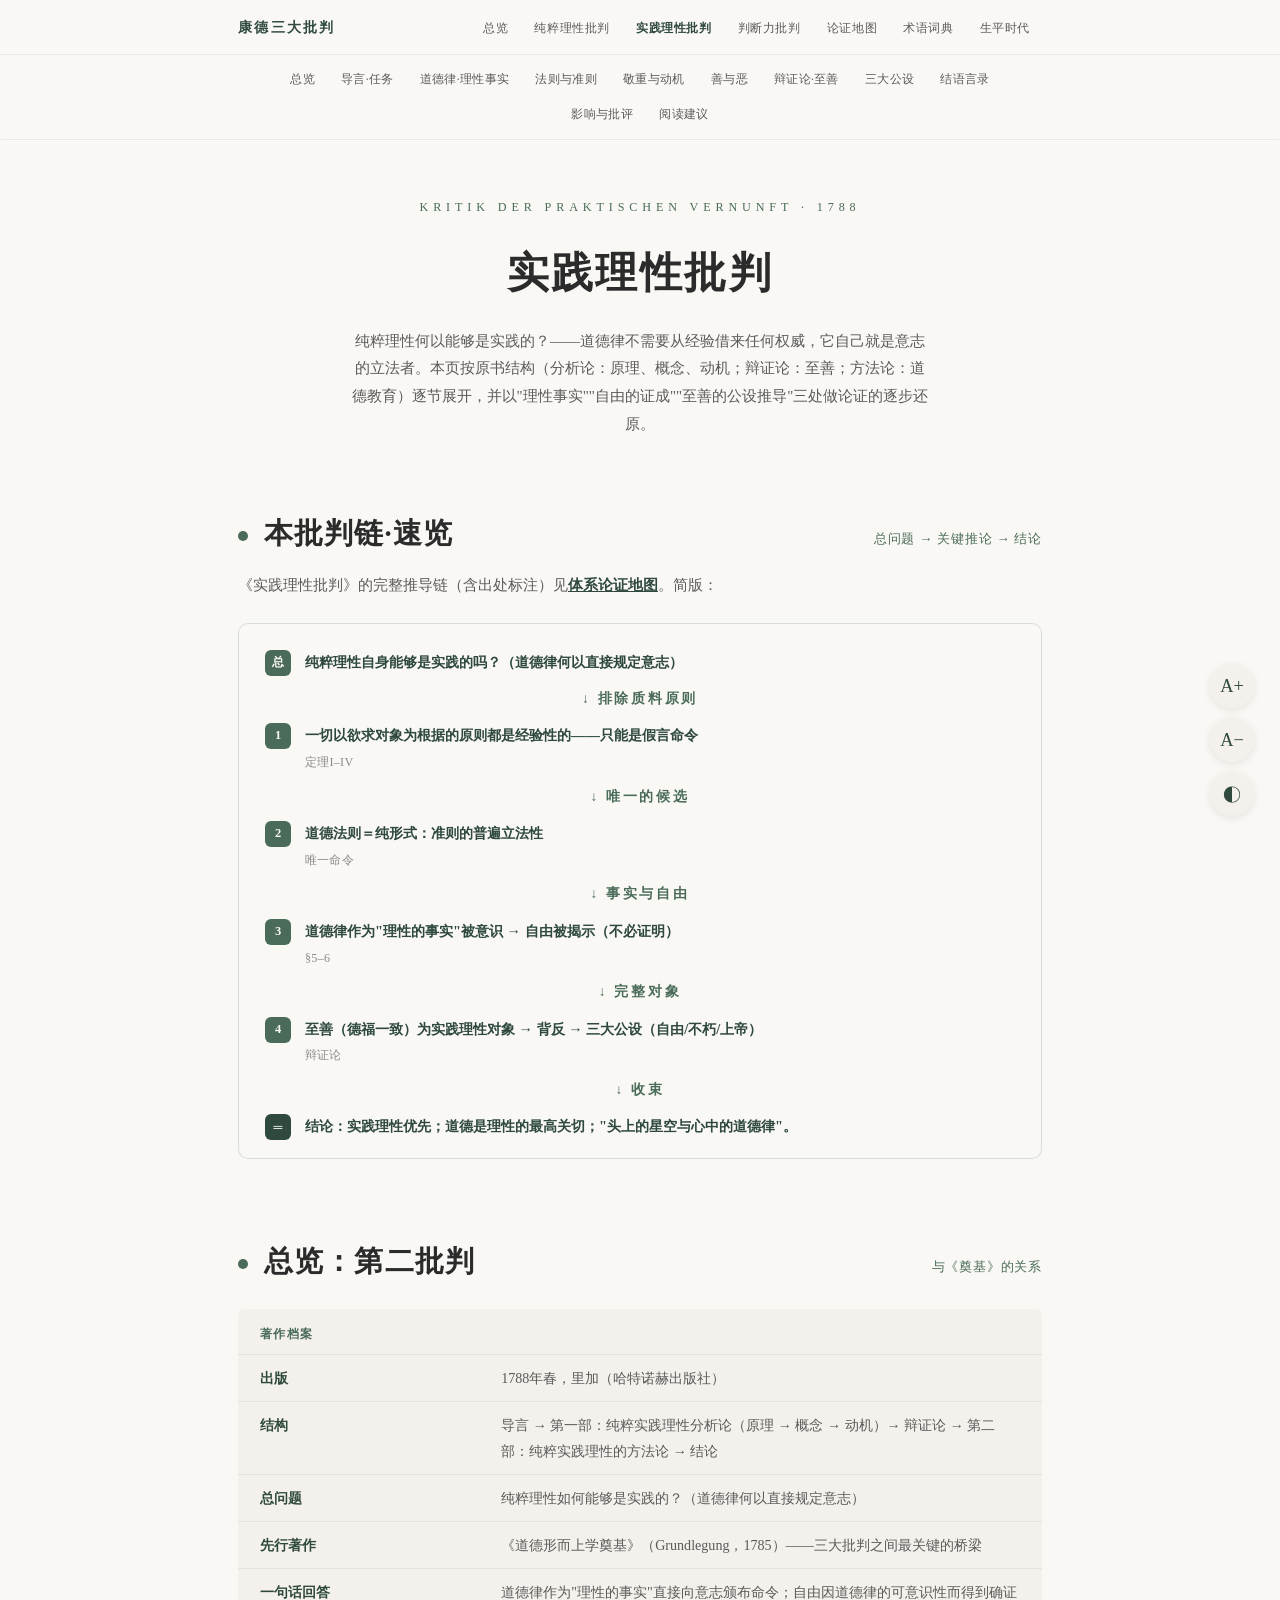
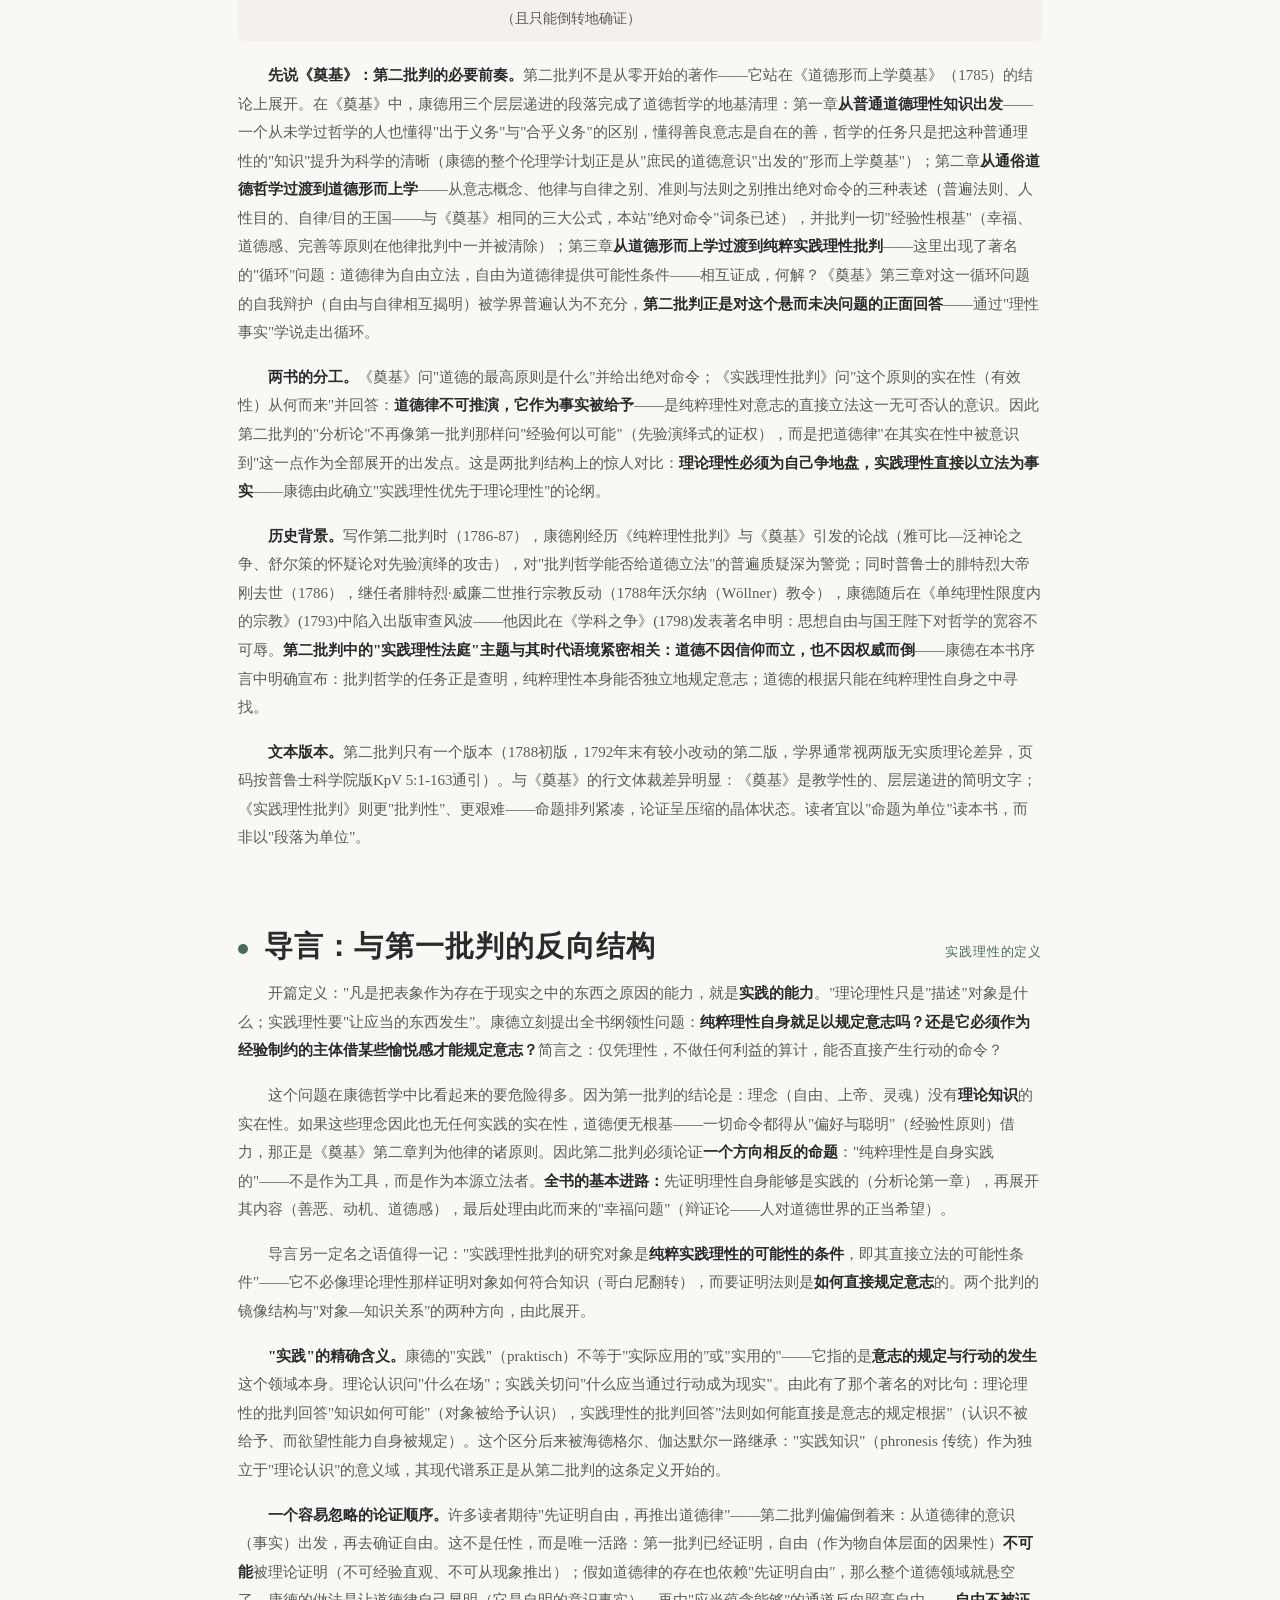
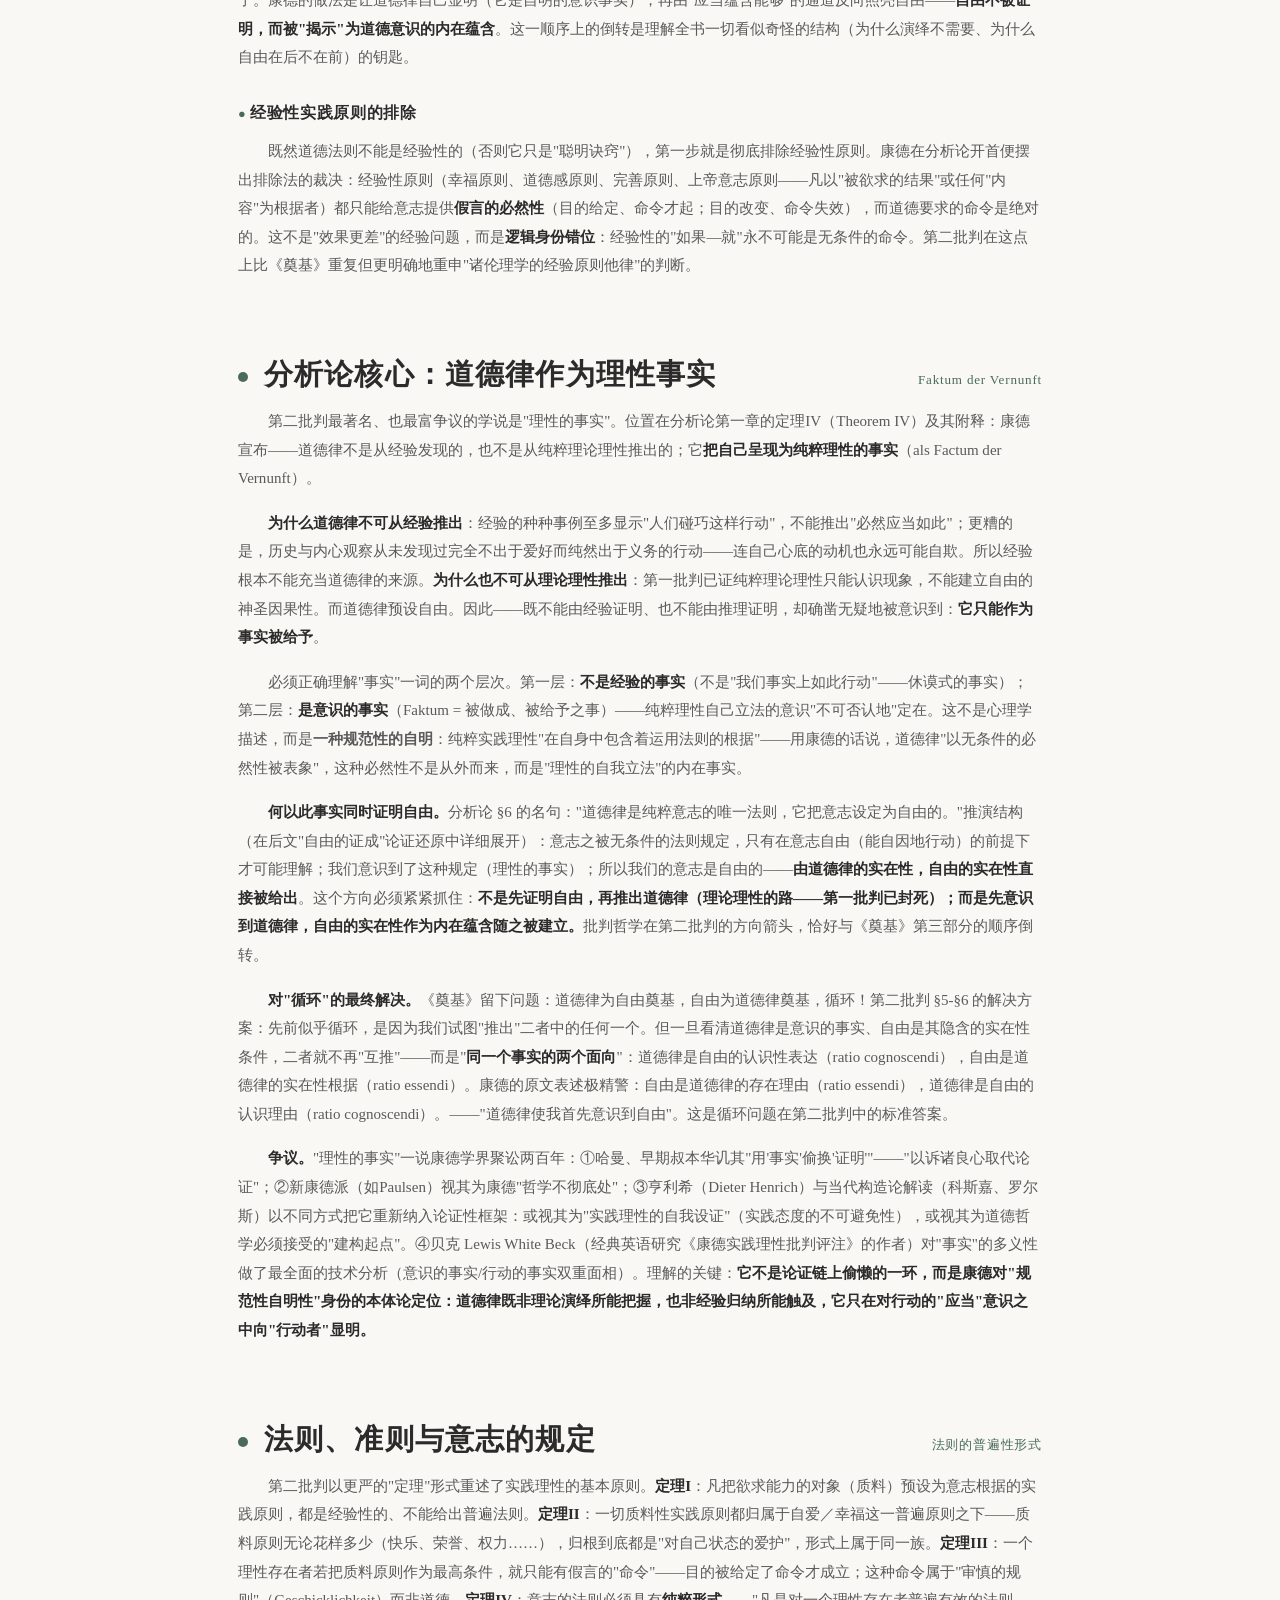
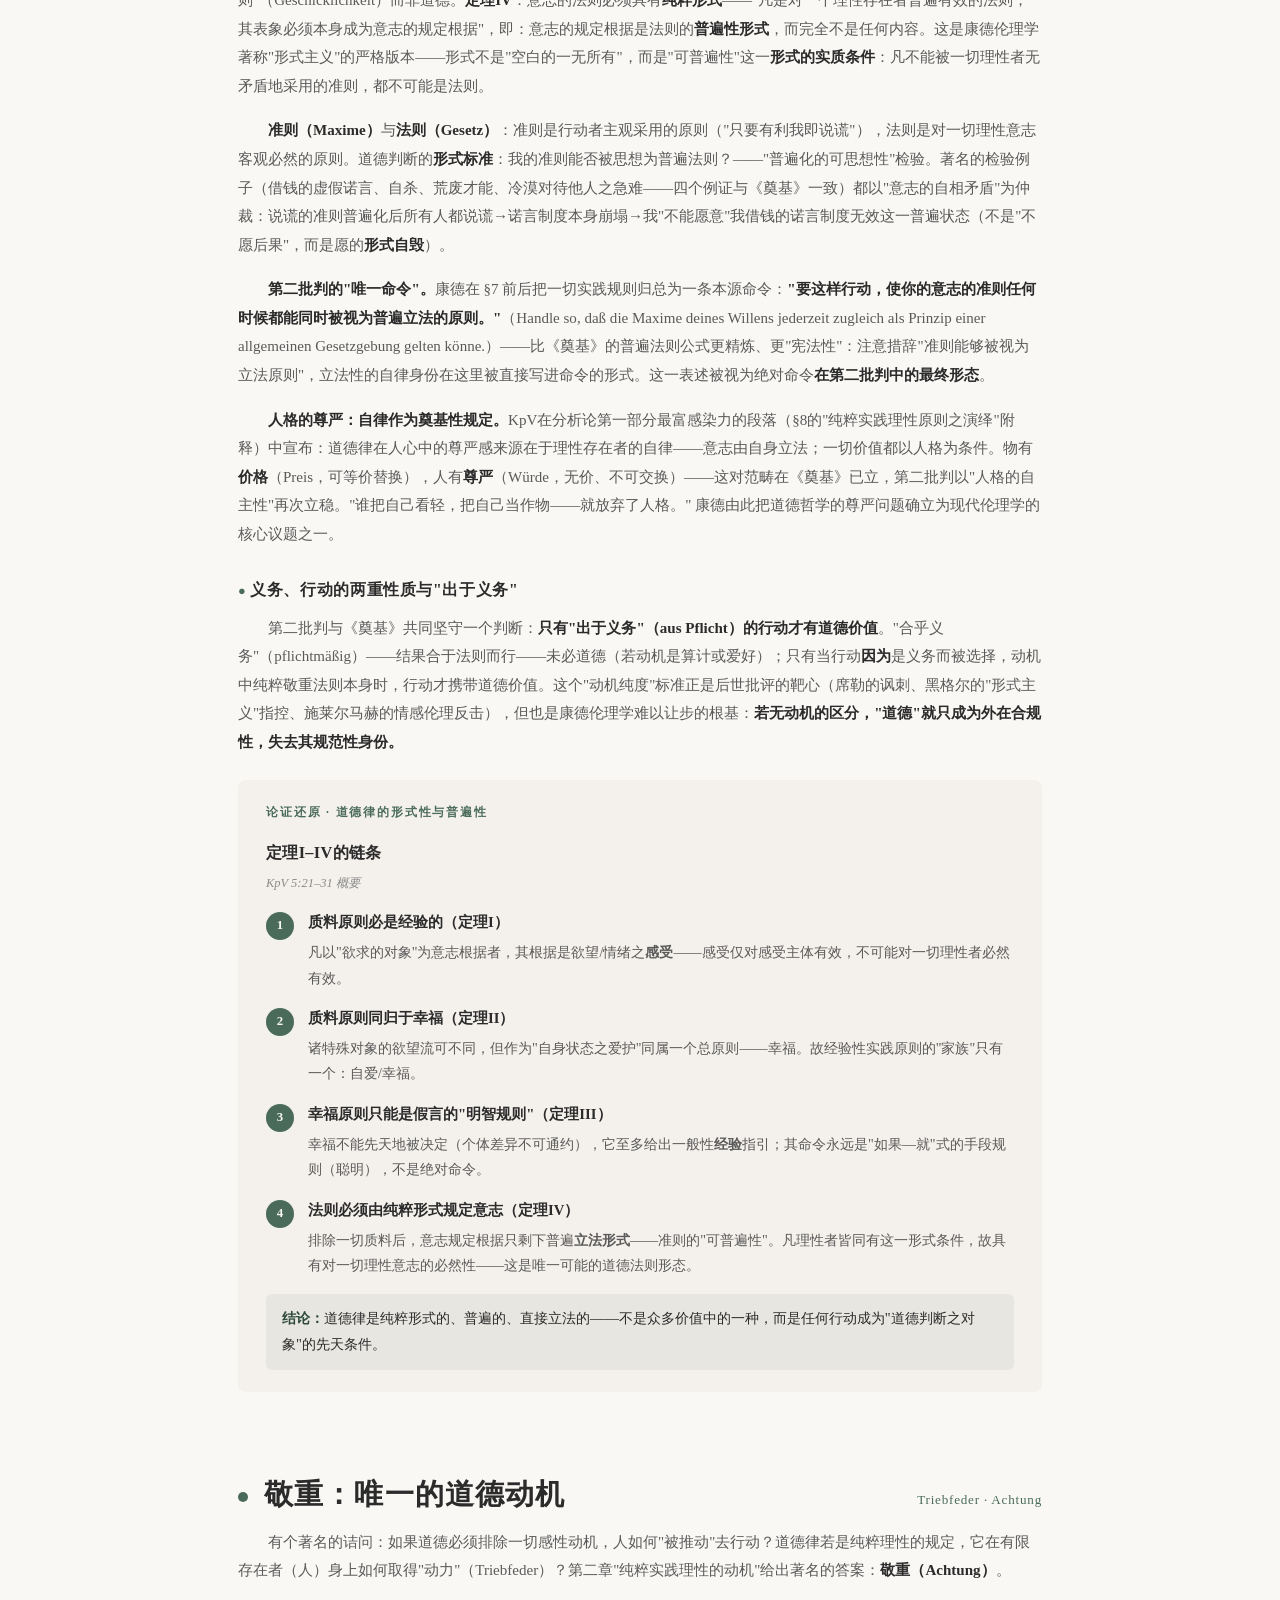
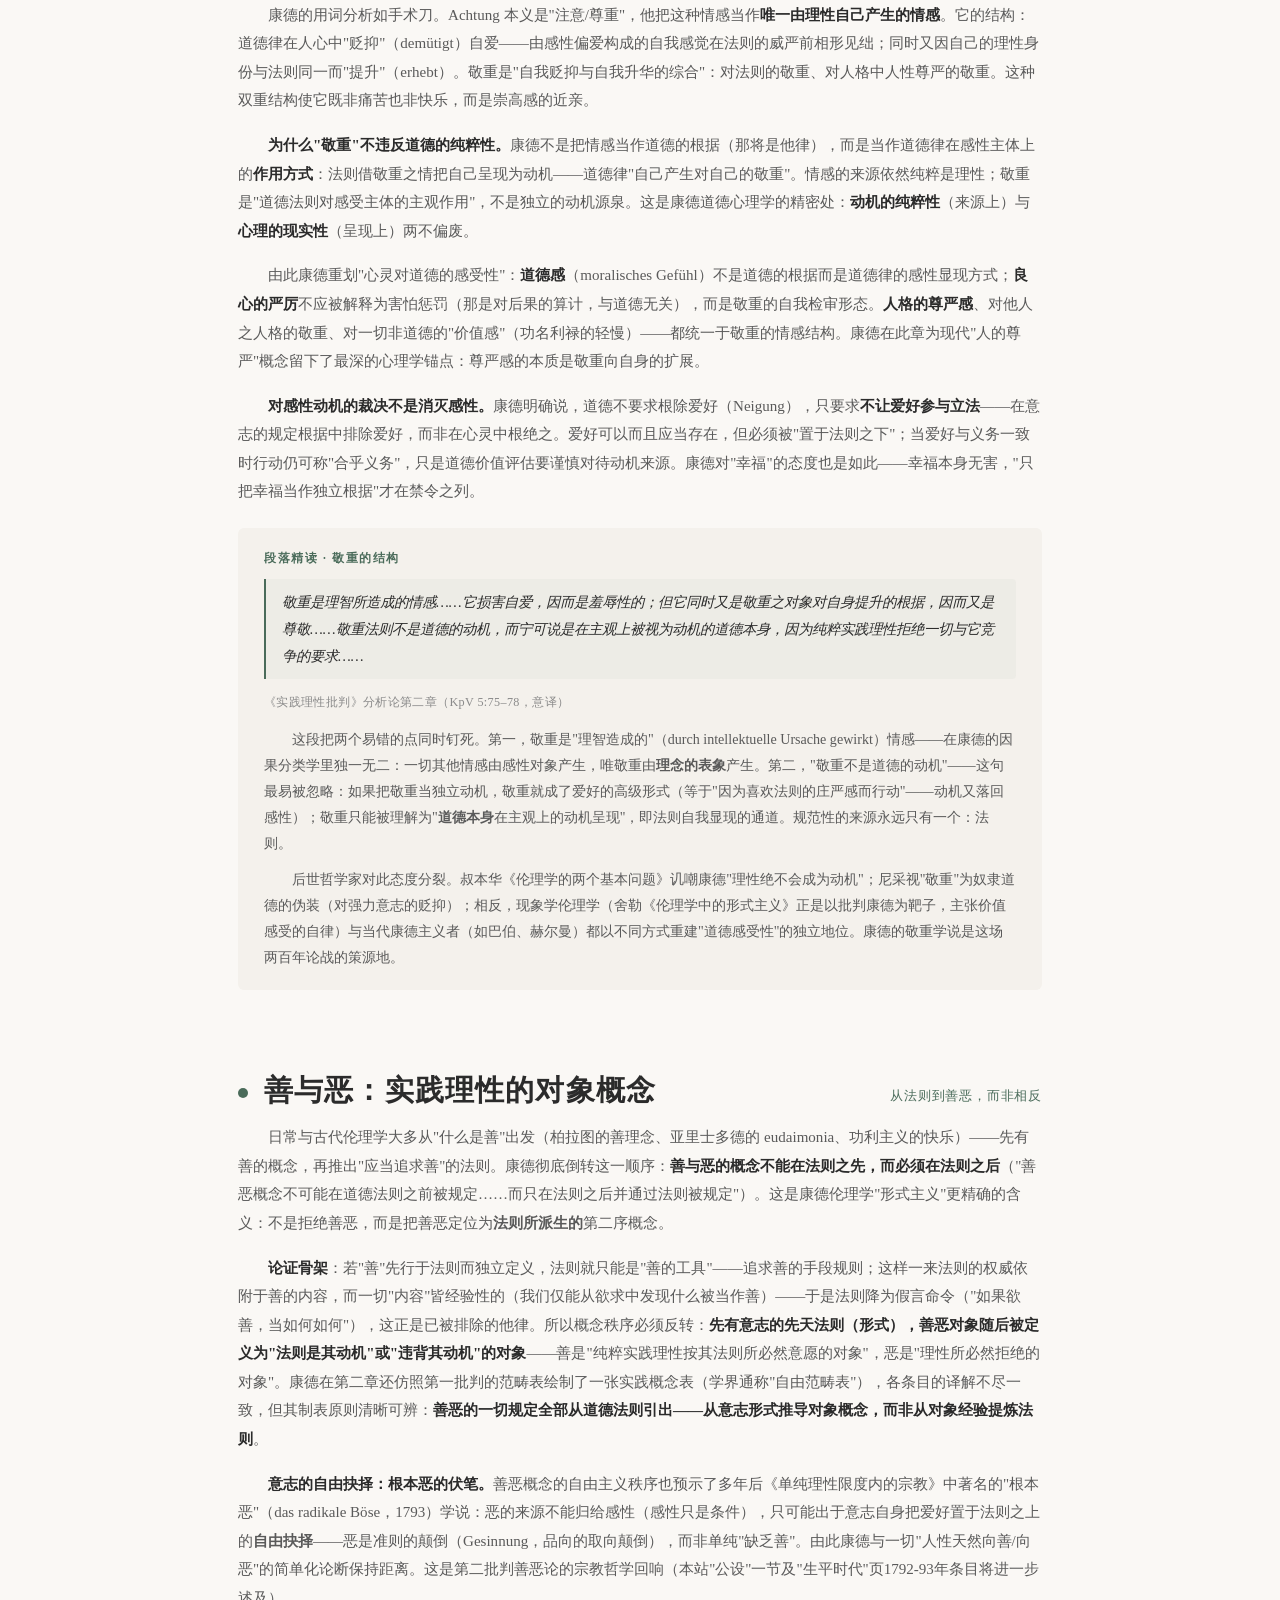
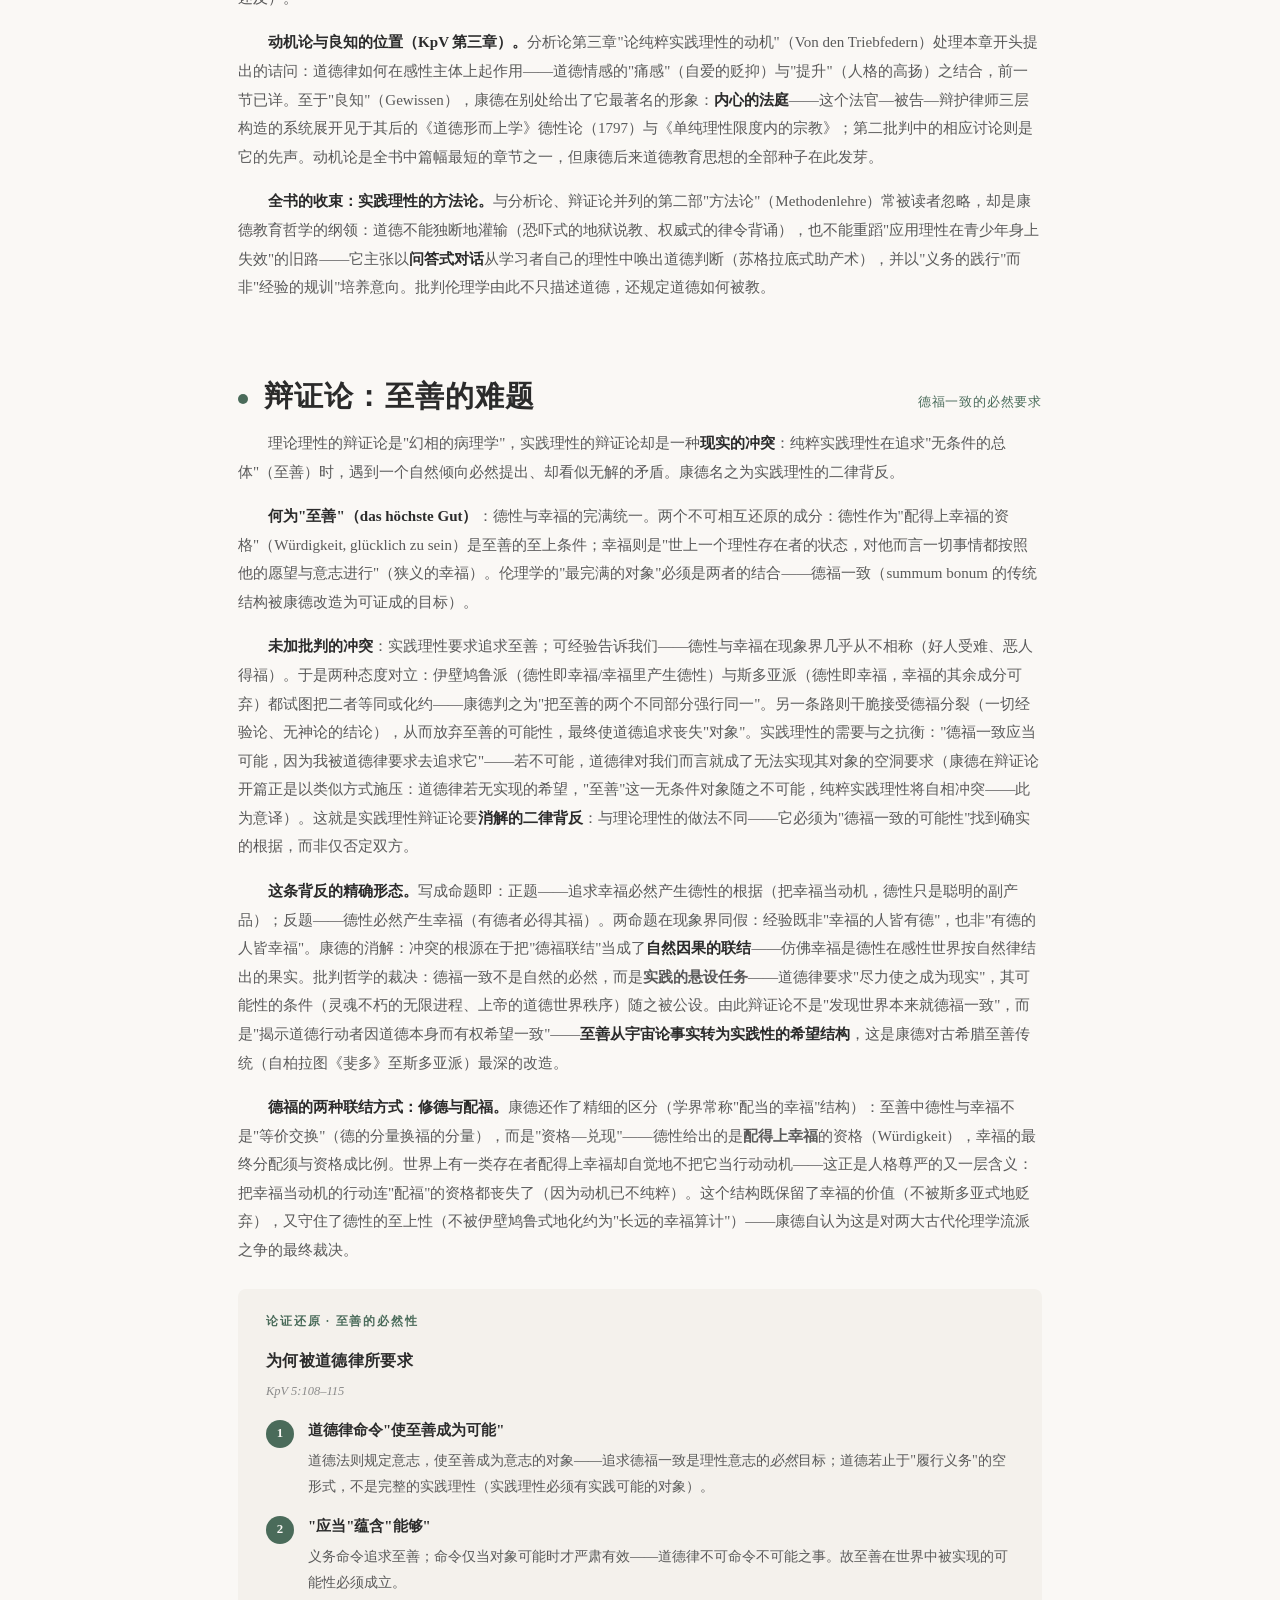
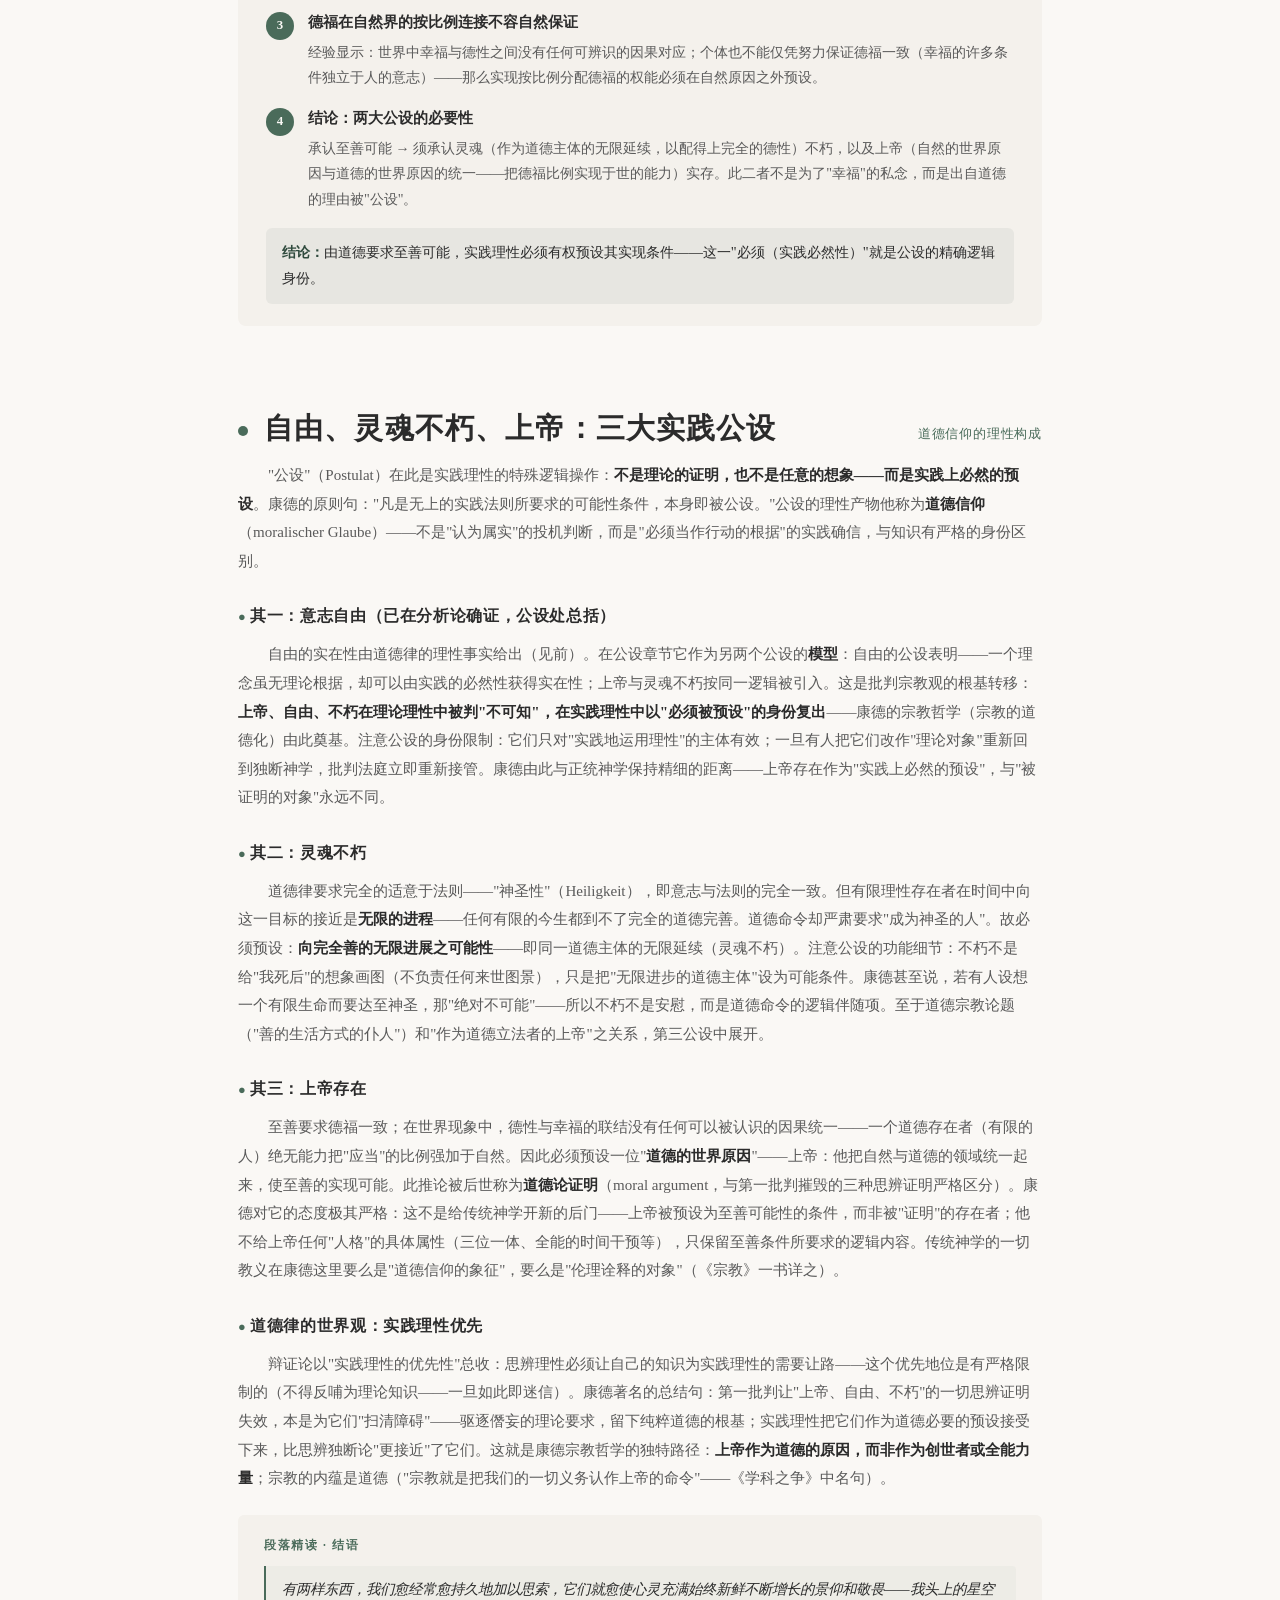
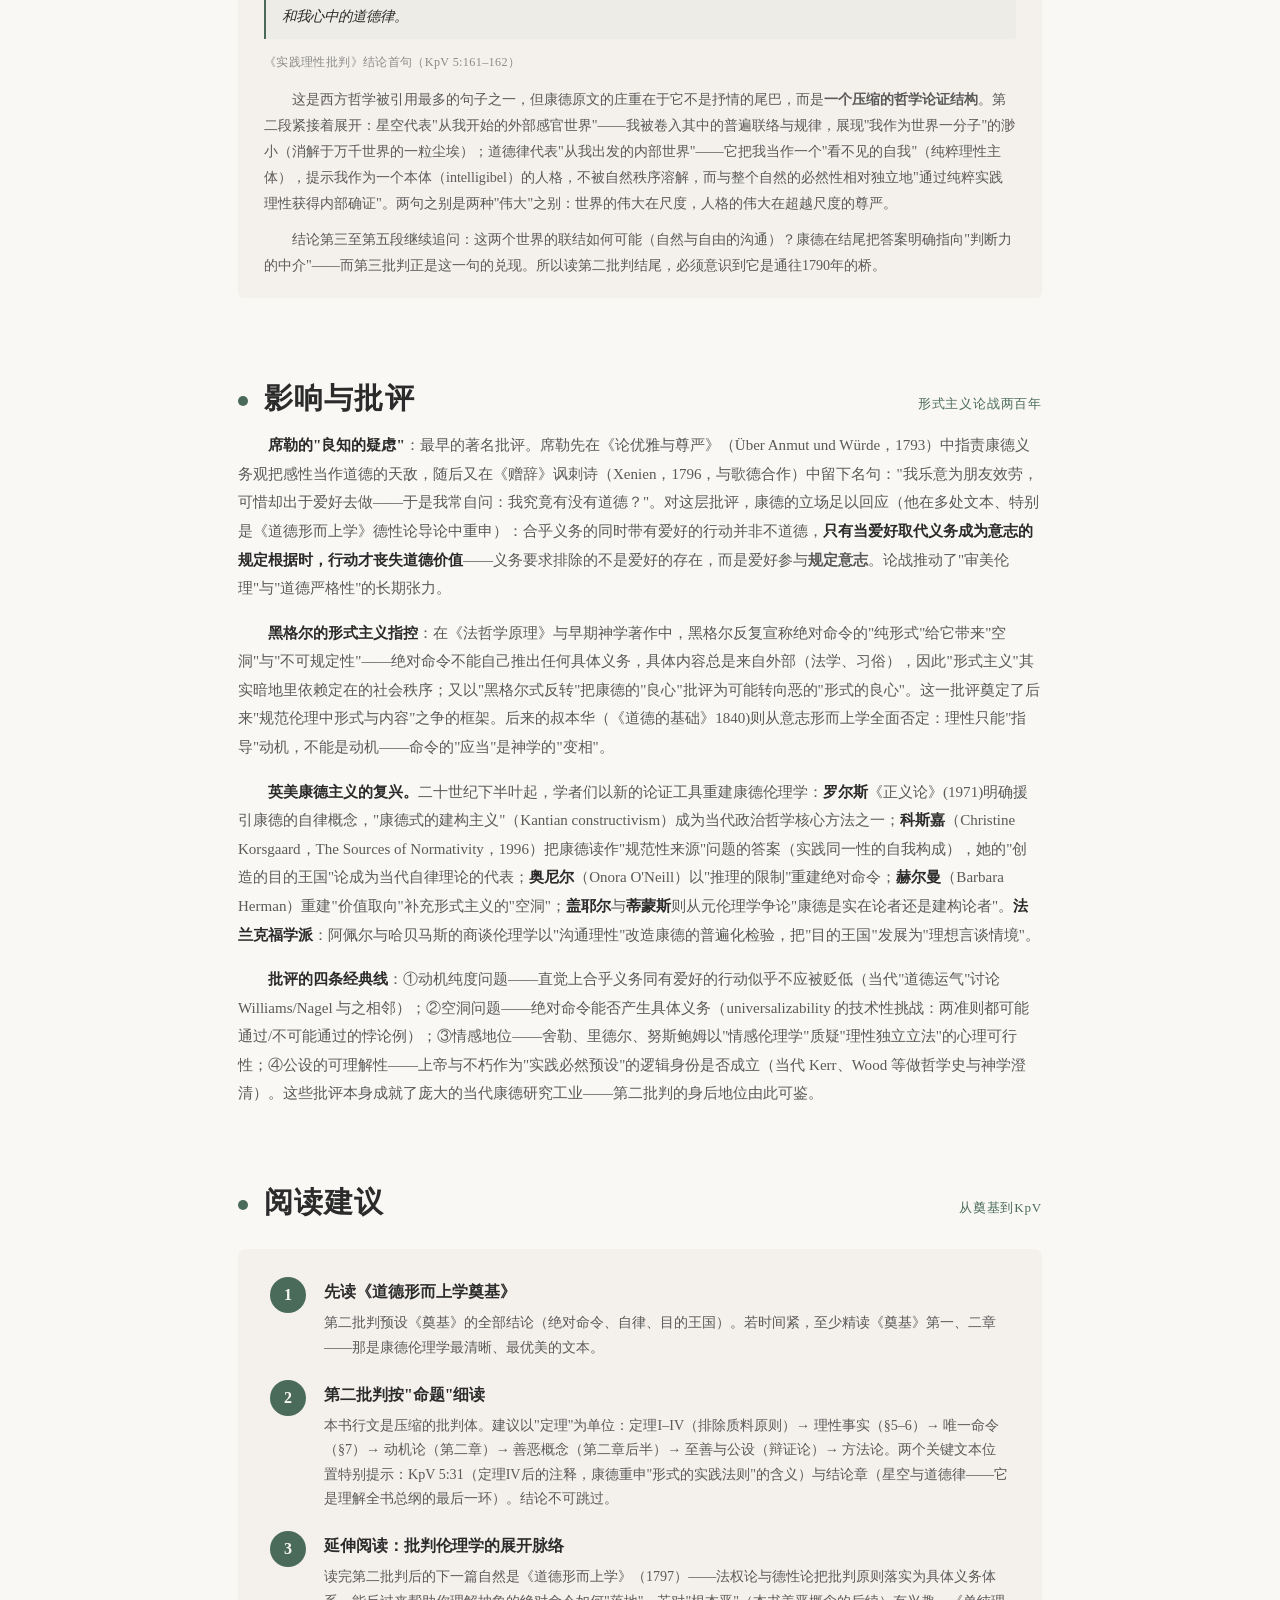
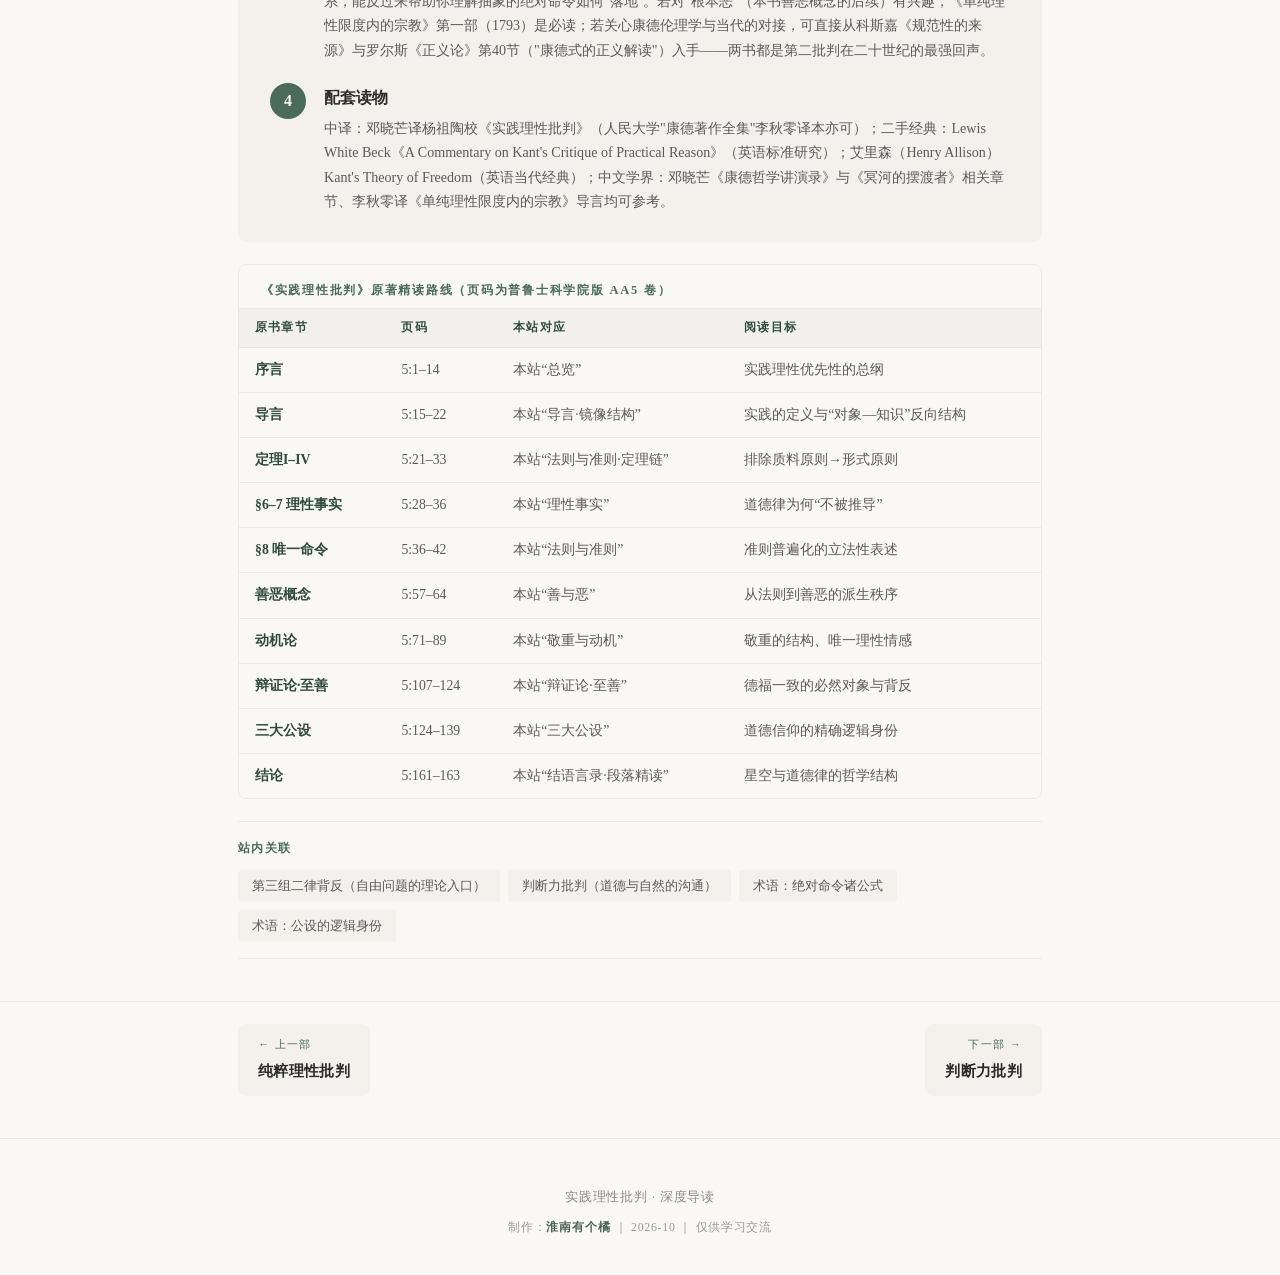
<file: practical.html>
<!DOCTYPE html>
<html lang="zh-CN">
<head>
<meta charset="UTF-8">
<meta name="viewport" content="width=device-width, initial-scale=1.0">
<title>实践理性批判 · 康德三大批判</title>
<meta name="description" content="《实践理性批判》深度导读：道德律作为理性事实、绝对命令与准则、敬重作为道德动机、善恶概念的自由主义秩序、自由公设、至善的辩证论与三大公设。逐节展开知识点与论证过程。">
<meta property="og:type" content="article">
<meta property="og:site_name" content="康德三大批判">
<meta property="og:title" content="实践理性批判 · 深度导读">
<link rel="icon" type="image/svg+xml" href="favicon.svg">
<link rel="stylesheet" href="style.css">
</head>
<body class="theme-practical">

<div class="progress-bar" id="progressBar"></div>
<nav class="top">
  <div class="wrap">
    <a class="brand" href="index.html">康德三大批判</a>
    <ul>
      <li><a href="index.html">总览</a></li>
      <li><a href="pure.html">纯粹理性批判</a></li>
      <li><a href="practical.html" class="active">实践理性批判</a></li>
      <li><a href="judgment.html">判断力批判</a></li>
      <li><a href="map.html">论证地图</a></li>
      <li><a href="concepts.html">术语词典</a></li>
      <li><a href="life.html">生平时代</a></li>
    </ul>
  </div>
</nav>

<div class="sub-nav">
  <div class="wrap">
    <a href="#overview">总览</a>
    <a href="#intro">导言·任务</a>
    <a href="#fact">道德律·理性事实</a>
    <a href="#law">法则与准则</a>
    <a href="#motive">敬重与动机</a>
    <a href="#good-evil">善与恶</a>
    <a href="#dialectic">辩证论·至善</a>
    <a href="#postulates">三大公设</a>
    <a href="#conclusion">结语言录</a>
    <a href="#legacy">影响与批评</a>
    <a href="#read">阅读建议</a>
  </div>
</div>

<header class="page-head">
  <div class="wrap">
    <div class="eyebrow">KRITIK DER PRAKTISCHEN VERNUNFT · 1788</div>
    <h1>实践理性批判</h1>
    <p class="sub">纯粹理性何以能够是实践的？——道德律不需要从经验借来任何权威，它自己就是意志的立法者。本页按原书结构（分析论：原理、概念、动机；辩证论：至善；方法论：道德教育）逐节展开，并以"理性事实""自由的证成""至善的公设推导"三处做论证的逐步还原。</p>
  </div>
</header>

<!-- 论证链总览 -->
<section class="sec reveal" id="argmap">
  <div class="wrap">
    <div class="sec-head">
      <span class="dot"></span>
      <h2>本批判链·速览</h2>
      <span class="span">总问题 → 关键推论 → 结论</span>
    </div>
    <div class="sec-desc">《实践理性批判》的完整推导链（含出处标注）见<a href="map.html#practical" style="color:var(--accent-dark);font-weight:600;">体系论证地图</a>。简版：</div>
    <div class="arg-map">
      <div class="am-body">
        <div class="am-node"><div class="am-num">总</div><div class="am-txt"><b>纯粹理性自身能够是实践的吗？（道德律何以直接规定意志）</b></div></div>
        <div class="am-arrow">↓ 排除质料原则</div>
        <div class="am-node"><div class="am-num">1</div><div class="am-txt"><b>一切以欲求对象为根据的原则都是经验性的——只能是假言命令</b><small>定理I–IV</small></div></div>
        <div class="am-arrow">↓ 唯一的候选</div>
        <div class="am-node"><div class="am-num">2</div><div class="am-txt"><b>道德法则＝纯形式：准则的普遍立法性</b><small>唯一命令</small></div></div>
        <div class="am-arrow">↓ 事实与自由</div>
        <div class="am-node"><div class="am-num">3</div><div class="am-txt"><b>道德律作为"理性的事实"被意识 → 自由被揭示（不必证明）</b><small>§5–6</small></div></div>
        <div class="am-arrow">↓ 完整对象</div>
        <div class="am-node"><div class="am-num">4</div><div class="am-txt"><b>至善（德福一致）为实践理性对象 → 背反 → 三大公设（自由/不朽/上帝）</b><small>辩证论</small></div></div>
        <div class="am-arrow">↓ 收束</div>
        <div class="am-node end"><div class="am-num">═</div><div class="am-txt"><b>结论：实践理性优先；道德是理性的最高关切；"头上的星空与心中的道德律"。</b></div></div>
      </div>
    </div>
  </div>
</section>

<!-- ==================== 总览 ==================== -->
<section class="sec reveal" id="overview">
  <div class="wrap">
    <div class="sec-head">
      <span class="dot"></span>
      <h2>总览：第二批判</h2>
      <span class="span">与《奠基》的关系</span>
    </div>
    <div class="struct-box">
      <div class="sb-title">著作档案</div>
      <table>
        <tr><td>出版</td><td>1788年春，里加（哈特诺赫出版社）</td></tr>
        <tr><td>结构</td><td>导言 → 第一部：纯粹实践理性分析论（原理 → 概念 → 动机）→ 辩证论 → 第二部：纯粹实践理性的方法论 → 结论</td></tr>
        <tr><td>总问题</td><td>纯粹理性如何能够是实践的？（道德律何以直接规定意志）</td></tr>
        <tr><td>先行著作</td><td>《道德形而上学奠基》（Grundlegung，1785）——三大批判之间最关键的桥梁</td></tr>
        <tr><td>一句话回答</td><td>道德律作为"理性的事实"直接向意志颁布命令；自由因道德律的可意识性而得到确证（且只能倒转地确证）</td></tr>
      </table>
    </div>
    <div class="body-text">
      <p><strong>先说《奠基》：第二批判的必要前奏。</strong>第二批判不是从零开始的著作——它站在《道德形而上学奠基》（1785）的结论上展开。在《奠基》中，康德用三个层层递进的段落完成了道德哲学的地基清理：第一章<strong>从普通道德理性知识出发</strong>——一个从未学过哲学的人也懂得"出于义务"与"合乎义务"的区别，懂得善良意志是自在的善，哲学的任务只是把这种普通理性的"知识"提升为科学的清晰（康德的整个伦理学计划正是从"庶民的道德意识"出发的"形而上学奠基"）；第二章<strong>从通俗道德哲学过渡到道德形而上学</strong>——从意志概念、他律与自律之别、准则与法则之别推出绝对命令的三种表述（普遍法则、人性目的、自律/目的王国——与《奠基》相同的三大公式，本站"绝对命令"词条已述），并批判一切"经验性根基"（幸福、道德感、完善等原则在他律批判中一并被清除）；第三章<strong>从道德形而上学过渡到纯粹实践理性批判</strong>——这里出现了著名的"循环"问题：道德律为自由立法，自由为道德律提供可能性条件——相互证成，何解？《奠基》第三章对这一循环问题的自我辩护（自由与自律相互揭明）被学界普遍认为不充分，<strong>第二批判正是对这个悬而未决问题的正面回答</strong>——通过"理性事实"学说走出循环。</p>
      <p><strong>两书的分工。</strong>《奠基》问"道德的最高原则是什么"并给出绝对命令；《实践理性批判》问"这个原则的实在性（有效性）从何而来"并回答：<strong>道德律不可推演，它作为事实被给予</strong>——是纯粹理性对意志的直接立法这一无可否认的意识。因此第二批判的"分析论"不再像第一批判那样问"经验何以可能"（先验演绎式的证权），而是把道德律"在其实在性中被意识到"这一点作为全部展开的出发点。这是两批判结构上的惊人对比：<strong>理论理性必须为自己争地盘，实践理性直接以立法为事实</strong>——康德由此确立"实践理性优先于理论理性"的论纲。</p>
      <p><strong>历史背景。</strong>写作第二批判时（1786-87），康德刚经历《纯粹理性批判》与《奠基》引发的论战（雅可比—泛神论之争、舒尔策的怀疑论对先验演绎的攻击），对"批判哲学能否给道德立法"的普遍质疑深为警觉；同时普鲁士的腓特烈大帝刚去世（1786），继任者腓特烈·威廉二世推行宗教反动（1788年沃尔纳（Wöllner）教令），康德随后在《单纯理性限度内的宗教》(1793)中陷入出版审查风波——他因此在《学科之争》(1798)发表著名申明：思想自由与国王陛下对哲学的宽容不可辱。<strong>第二批判中的"实践理性法庭"主题与其时代语境紧密相关：道德不因信仰而立，也不因权威而倒</strong>——康德在本书序言中明确宣布：批判哲学的任务正是查明，纯粹理性本身能否独立地规定意志；道德的根据只能在纯粹理性自身之中寻找。</p>
      <p><strong>文本版本。</strong>第二批判只有一个版本（1788初版，1792年末有较小改动的第二版，学界通常视两版无实质理论差异，页码按普鲁士科学院版KpV 5:1-163通引）。与《奠基》的行文体裁差异明显：《奠基》是教学性的、层层递进的简明文字；《实践理性批判》则更"批判性"、更艰难——命题排列紧凑，论证呈压缩的晶体状态。读者宜以"命题为单位"读本书，而非以"段落为单位"。</p>
    </div>
  </div>
</section>

<!-- ==================== 导言 ==================== -->
<section class="sec reveal" id="intro">
  <div class="wrap">
    <div class="sec-head">
      <span class="dot"></span>
      <h2>导言：与第一批判的反向结构</h2>
      <span class="span">实践理性的定义</span>
    </div>
    <div class="body-text">
      <p>开篇定义："凡是把表象作为存在于现实之中的东西之原因的能力，就是<strong>实践的能力</strong>。"理论理性只是"描述"对象是什么；实践理性要"让应当的东西发生"。康德立刻提出全书纲领性问题：<strong>纯粹理性自身就足以规定意志吗？还是它必须作为经验制约的主体借某些愉悦感才能规定意志？</strong>简言之：仅凭理性，不做任何利益的算计，能否直接产生行动的命令？</p>
      <p>这个问题在康德哲学中比看起来的要危险得多。因为第一批判的结论是：理念（自由、上帝、灵魂）没有<strong>理论知识</strong>的实在性。如果这些理念因此也无任何实践的实在性，道德便无根基——一切命令都得从"偏好与聪明"（经验性原则）借力，那正是《奠基》第二章判为他律的诸原则。因此第二批判必须论证<strong>一个方向相反的命题</strong>："纯粹理性是自身实践的"——不是作为工具，而是作为本源立法者。<strong>全书的基本进路：</strong>先证明理性自身能够是实践的（分析论第一章），再展开其内容（善恶、动机、道德感），最后处理由此而来的"幸福问题"（辩证论——人对道德世界的正当希望）。</p>
      <p>导言另一定名之语值得一记："实践理性批判的研究对象是<strong>纯粹实践理性的可能性的条件</strong>，即其直接立法的可能性条件"——它不必像理论理性那样证明对象如何符合知识（哥白尼翻转），而要证明法则是<strong>如何直接规定意志</strong>的。两个批判的镜像结构与"对象—知识关系"的两种方向，由此展开。</p>
      <p><strong>"实践"的精确含义。</strong>康德的"实践"（praktisch）不等于"实际应用的"或"实用的"——它指的是<strong>意志的规定与行动的发生</strong>这个领域本身。理论认识问"什么在场"；实践关切问"什么应当通过行动成为现实"。由此有了那个著名的对比句：理论理性的批判回答"知识如何可能"（对象被给予认识），实践理性的批判回答"法则如何能直接是意志的规定根据"（认识不被给予、而欲望性能力自身被规定）。这个区分后来被海德格尔、伽达默尔一路继承："实践知识"（phronesis 传统）作为独立于"理论认识"的意义域，其现代谱系正是从第二批判的这条定义开始的。</p>
      <p><strong>一个容易忽略的论证顺序。</strong>许多读者期待"先证明自由，再推出道德律"——第二批判偏偏倒着来：从道德律的意识（事实）出发，再去确证自由。这不是任性，而是唯一活路：第一批判已经证明，自由（作为物自体层面的因果性）<strong>不可能</strong>被理论证明（不可经验直观、不可从现象推出）；假如道德律的存在也依赖"先证明自由"，那么整个道德领域就悬空了。康德的做法是让道德律自己显明（它是自明的意识事实），再由"应当蕴含能够"的通道反向照亮自由——<strong>自由不被证明，而被"揭示"为道德意识的内在蕴含</strong>。这一顺序上的倒转是理解全书一切看似奇怪的结构（为什么演绎不需要、为什么自由在后不在前）的钥匙。</p>
      <h4>经验性实践原则的排除</h4>
      <p>既然道德法则不能是经验性的（否则它只是"聪明诀窍"），第一步就是彻底排除经验性原则。康德在分析论开首便摆出排除法的裁决：经验性原则（幸福原则、道德感原则、完善原则、上帝意志原则——凡以"被欲求的结果"或任何"内容"为根据者）都只能给意志提供<strong>假言的必然性</strong>（目的给定、命令才起；目的改变、命令失效），而道德要求的命令是绝对的。这不是"效果更差"的经验问题，而是<strong>逻辑身份错位</strong>：经验性的"如果—就"永不可能是无条件的命令。第二批判在这点上比《奠基》重复但更明确地重申"诸伦理学的经验原则他律"的判断。</p>
    </div>
  </div>
</section>

<!-- ==================== 理性事实 ==================== -->
<section class="sec reveal" id="fact">
  <div class="wrap">
    <div class="sec-head">
      <span class="dot"></span>
      <h2>分析论核心：道德律作为理性事实</h2>
      <span class="span">Faktum der Vernunft</span>
    </div>
    <div class="body-text">
      <p>第二批判最著名、也最富争议的学说是"理性的事实"。位置在分析论第一章的定理IV（Theorem IV）及其附释：康德宣布——道德律不是从经验发现的，也不是从纯粹理论理性推出的；它<strong>把自己呈现为纯粹理性的事实</strong>（als Factum der Vernunft）。</p>
      <p><strong>为什么道德律不可从经验推出</strong>：经验的种种事例至多显示"人们碰巧这样行动"，不能推出"必然应当如此"；更糟的是，历史与内心观察从未发现过完全不出于爱好而纯然出于义务的行动——连自己心底的动机也永远可能自欺。所以经验根本不能充当道德律的来源。<strong>为什么也不可从理论理性推出</strong>：第一批判已证纯粹理论理性只能认识现象，不能建立自由的神圣因果性。而道德律预设自由。因此——既不能由经验证明、也不能由推理证明，却确凿无疑地被意识到：<strong>它只能作为事实被给予</strong>。</p>
      <p>必须正确理解"事实"一词的两个层次。第一层：<strong>不是经验的事实</strong>（不是"我们事实上如此行动"——休谟式的事实）；第二层：<strong>是意识的事实</strong>（Faktum = 被做成、被给予之事）——纯粹理性自己立法的意识"不可否认地"定在。这不是心理学描述，而是<b>一种规范性的自明</b>：纯粹实践理性"在自身中包含着运用法则的根据"——用康德的话说，道德律"以无条件的必然性被表象"，这种必然性不是从外而来，而是"理性的自我立法"的内在事实。</p>
      <p><strong>何以此事实同时证明自由。</strong>分析论 §6 的名句："道德律是纯粹意志的唯一法则，它把意志设定为自由的。"推演结构（在后文"自由的证成"论证还原中详细展开）：意志之被无条件的法则规定，只有在意志自由（能自因地行动）的前提下才可能理解；我们意识到了这种规定（理性的事实）；所以我们的意志是自由的——<strong>由道德律的实在性，自由的实在性直接被给出</strong>。这个方向必须紧紧抓住：<strong>不是先证明自由，再推出道德律（理论理性的路——第一批判已封死）；而是先意识到道德律，自由的实在性作为内在蕴含随之被建立。</strong>批判哲学在第二批判的方向箭头，恰好与《奠基》第三部分的顺序倒转。</p>
      <p><strong>对"循环"的最终解决。</strong>《奠基》留下问题：道德律为自由奠基，自由为道德律奠基，循环！第二批判 §5-§6 的解决方案：先前似乎循环，是因为我们试图"推出"二者中的任何一个。但一旦看清道德律是意识的事实、自由是其隐含的实在性条件，二者就不再"互推"——而是"<strong>同一个事实的两个面向</strong>"：道德律是自由的认识性表达（ratio cognoscendi），自由是道德律的实在性根据（ratio essendi）。康德的原文表述极精警：自由是道德律的存在理由（ratio essendi），道德律是自由的认识理由（ratio cognoscendi）。——"道德律使我首先意识到自由"。这是循环问题在第二批判中的标准答案。</p>
      <p><strong>争议。</strong>"理性的事实"一说康德学界聚讼两百年：①哈曼、早期叔本华讥其"用'事实'偷换'证明'"——"以诉诸良心取代论证"；②新康德派（如Paulsen）视其为康德"哲学不彻底处"；③亨利希（Dieter Henrich）与当代构造论解读（科斯嘉、罗尔斯）以不同方式把它重新纳入论证性框架：或视其为"实践理性的自我设证"（实践态度的不可避免性），或视其为道德哲学必须接受的"建构起点"。④贝克 Lewis White Beck（经典英语研究《康德实践理性批判评注》的作者）对"事实"的多义性做了最全面的技术分析（意识的事实/行动的事实双重面相）。理解的关键：<strong>它不是论证链上偷懒的一环，而是康德对"规范性自明性"身份的本体论定位：道德律既非理论演绎所能把握，也非经验归纳所能触及，它只在对行动的"应当"意识之中向"行动者"显明。</strong></p>
    </div>
  </div>
</section>

<!-- ==================== 法则与准则 ==================== -->
<section class="sec reveal" id="law">
  <div class="wrap">
    <div class="sec-head">
      <span class="dot"></span>
      <h2>法则、准则与意志的规定</h2>
      <span class="span">法则的普遍性形式</span>
    </div>
    <div class="body-text">
      <p>第二批判以更严的"定理"形式重述了实践理性的基本原则。<strong>定理I</strong>：凡把欲求能力的对象（质料）预设为意志根据的实践原则，都是经验性的、不能给出普遍法则。<strong>定理II</strong>：一切质料性实践原则都归属于自爱／幸福这一普遍原则之下——质料原则无论花样多少（快乐、荣誉、权力……），归根到底都是"对自己状态的爱护"，形式上属于同一族。<strong>定理III</strong>：一个理性存在者若把质料原则作为最高条件，就只能有假言的"命令"——目的被给定了命令才成立；这种命令属于"审慎的规则"（Geschicklichkeit）而非道德。<strong>定理IV</strong>：意志的法则必须具有<strong>纯粹形式</strong>——"凡是对一个理性存在者普遍有效的法则，其表象必须本身成为意志的规定根据"，即：意志的规定根据是法则的<strong>普遍性形式</strong>，而完全不是任何内容。这是康德伦理学著称"形式主义"的严格版本——形式不是"空白的一无所有"，而是"可普遍性"这一<strong>形式的实质条件</strong>：凡不能被一切理性者无矛盾地采用的准则，都不可能是法则。</p>
      <p><strong>准则（Maxime）</strong>与<strong>法则（Gesetz）</strong>：准则是行动者主观采用的原则（"只要有利我即说谎"），法则是对一切理性意志客观必然的原则。道德判断的<strong>形式标准</strong>：我的准则能否被思想为普遍法则？——"普遍化的可思想性"检验。著名的检验例子（借钱的虚假诺言、自杀、荒废才能、冷漠对待他人之急难——四个例证与《奠基》一致）都以"意志的自相矛盾"为仲裁：说谎的准则普遍化后所有人都说谎→诺言制度本身崩塌→我"不能愿意"我借钱的诺言制度无效这一普遍状态（不是"不愿后果"，而是愿的<strong>形式自毁</strong>）。</p>
      <p><strong>第二批判的"唯一命令"。</strong>康德在 §7 前后把一切实践规则归总为一条本源命令：<strong>"要这样行动，使你的意志的准则任何时候都能同时被视为普遍立法的原则。"</strong>（Handle so, daß die Maxime deines Willens jederzeit zugleich als Prinzip einer allgemeinen Gesetzgebung gelten könne.）——比《奠基》的普遍法则公式更精炼、更"宪法性"：注意措辞"准则能够被视为立法原则"，立法性的自律身份在这里被直接写进命令的形式。这一表述被视为绝对命令<strong>在第二批判中的最终形态</strong>。</p>
      <p><strong>人格的尊严：自律作为奠基性规定。</strong>KpV在分析论第一部分最富感染力的段落（§8的"纯粹实践理性原则之演绎"附释）中宣布：道德律在人心中的尊严感来源在于理性存在者的自律——意志由自身立法；一切价值都以人格为条件。物有<strong>价格</strong>（Preis，可等价替换），人有<strong>尊严</strong>（Würde，无价、不可交换）——这对范畴在《奠基》已立，第二批判以"人格的自主性"再次立稳。"谁把自己看轻，把自己当作物——就放弃了人格。" 康德由此把道德哲学的尊严问题确立为现代伦理学的核心议题之一。</p>

      <h4>义务、行动的两重性质与"出于义务"</h4>
      <p>第二批判与《奠基》共同坚守一个判断：<strong>只有"出于义务"（aus Pflicht）的行动才有道德价值</strong>。"合乎义务"（pflichtmäßig）——结果合于法则而行——未必道德（若动机是算计或爱好）；只有当行动<strong>因为</strong>是义务而被选择，动机中纯粹敬重法则本身时，行动才携带道德价值。这个"动机纯度"标准正是后世批评的靶心（席勒的讽刺、黑格尔的"形式主义"指控、施莱尔马赫的情感伦理反击），但也是康德伦理学难以让步的根基：<strong>若无动机的区分，"道德"就只成为外在合规性，失去其规范性身份。</strong></p>
    </div>

    <div class="arg-box">
      <div class="arg-label">论证还原 · 道德律的形式性与普遍性</div>
      <div class="arg-title">定理I–IV的链条</div>
      <div class="arg-en">KpV 5:21–31 概要</div>
      <div class="arg-step">
        <div class="arg-num">1</div>
        <div class="arg-body"><h5>质料原则必是经验的（定理I）</h5><p>凡以"欲求的对象"为意志根据者，其根据是欲望/情绪之<b>感受</b>——感受仅对感受主体有效，不可能对一切理性者必然有效。</p></div>
      </div>
      <div class="arg-step">
        <div class="arg-num">2</div>
        <div class="arg-body"><h5>质料原则同归于幸福（定理II）</h5><p>诸特殊对象的欲望流可不同，但作为"自身状态之爱护"同属一个总原则——幸福。故经验性实践原则的"家族"只有一个：自爱/幸福。</p></div>
      </div>
      <div class="arg-step">
        <div class="arg-num">3</div>
        <div class="arg-body"><h5>幸福原则只能是假言的"明智规则"（定理III）</h5><p>幸福不能先天地被决定（个体差异不可通约），它至多给出一般性<b>经验</b>指引；其命令永远是"如果—就"式的手段规则（聪明），不是绝对命令。</p></div>
      </div>
      <div class="arg-step">
        <div class="arg-num">4</div>
        <div class="arg-body"><h5>法则必须由纯粹形式规定意志（定理IV）</h5><p>排除一切质料后，意志规定根据只剩下普遍<b>立法形式</b>——准则的"可普遍性"。凡理性者皆同有这一形式条件，故具有对一切理性意志的必然性——这是唯一可能的道德法则形态。</p></div>
      </div>
      <div class="arg-concl"><b>结论：</b>道德律是纯粹形式的、普遍的、直接立法的——不是众多价值中的一种，而是任何行动成为"道德判断之对象"的先天条件。</div>
    </div>
  </div>
</section>

<!-- ==================== 敬重与动机 ==================== -->
<section class="sec reveal" id="motive">
  <div class="wrap">
    <div class="sec-head">
      <span class="dot"></span>
      <h2>敬重：唯一的道德动机</h2>
      <span class="span">Triebfeder · Achtung</span>
    </div>
    <div class="body-text">
      <p>有个著名的诘问：如果道德必须排除一切感性动机，人如何"被推动"去行动？道德律若是纯粹理性的规定，它在有限存在者（人）身上如何取得"动力"（Triebfeder）？第二章"纯粹实践理性的动机"给出著名的答案：<strong>敬重（Achtung）</strong>。</p>
      <p>康德的用词分析如手术刀。Achtung 本义是"注意/尊重"，他把这种情感当作<strong>唯一由理性自己产生的情感</strong>。它的结构：道德律在人心中"贬抑"（demütigt）自爱——由感性偏爱构成的自我感觉在法则的威严前相形见绌；同时又因自己的理性身份与法则同一而"提升"（erhebt）。敬重是"自我贬抑与自我升华的综合"：对法则的敬重、对人格中人性尊严的敬重。这种双重结构使它既非痛苦也非快乐，而是崇高感的近亲。</p>
      <p><strong>为什么"敬重"不违反道德的纯粹性。</strong>康德不是把情感当作道德的根据（那将是他律），而是当作道德律在感性主体上的<strong>作用方式</strong>：法则借敬重之情把自己呈现为动机——道德律"自己产生对自己的敬重"。情感的来源依然纯粹是理性；敬重是"道德法则对感受主体的主观作用"，不是独立的动机源泉。这是康德道德心理学的精密处：<strong>动机的纯粹性</strong>（来源上）与<strong>心理的现实性</strong>（呈现上）两不偏废。</p>
      <p>由此康德重划"心灵对道德的感受性"：<strong>道德感</strong>（moralisches Gefühl）不是道德的根据而是道德律的感性显现方式；<strong>良心的严厉</strong>不应被解释为害怕惩罚（那是对后果的算计，与道德无关），而是敬重的自我检审形态。<strong>人格的尊严感</strong>、对他人之人格的敬重、对一切非道德的"价值感"（功名利禄的轻慢）——都统一于敬重的情感结构。康德在此章为现代"人的尊严"概念留下了最深的心理学锚点：尊严感的本质是敬重向自身的扩展。</p>
      <p><strong>对感性动机的裁决不是消灭感性。</strong>康德明确说，道德不要求根除爱好（Neigung），只要求<strong>不让爱好参与立法</strong>——在意志的规定根据中排除爱好，而非在心灵中根绝之。爱好可以而且应当存在，但必须被"置于法则之下"；当爱好与义务一致时行动仍可称"合乎义务"，只是道德价值评估要谨慎对待动机来源。康德对"幸福"的态度也是如此——幸福本身无害，"只把幸福当作独立根据"才在禁令之列。</p>
    </div>

    <div class="passage">
      <div class="pa-label">段落精读 · 敬重的结构</div>
      <div class="pa-quote">敬重是理智所造成的情感……它损害自爱，因而是羞辱性的；但它同时又是敬重之对象对自身提升的根据，因而又是尊敬……敬重法则不是道德的动机，而宁可说是在主观上被视为动机的道德本身，因为纯粹实践理性拒绝一切与它竞争的要求……</div>
      <div class="pa-src">《实践理性批判》分析论第二章（KpV 5:75–78，意译）</div>
      <div class="pa-interp">
        <p>这段把两个易错的点同时钉死。第一，敬重是"理智造成的"（durch intellektuelle Ursache gewirkt）情感——在康德的因果分类学里独一无二：一切其他情感由感性对象产生，唯敬重由<b>理念的表象</b>产生。第二，"敬重不是道德的动机"——这句最易被忽略：如果把敬重当独立动机，敬重就成了爱好的高级形式（等于"因为喜欢法则的庄严感而行动"——动机又落回感性）；敬重只能被理解为"<b>道德本身</b>在主观上的动机呈现"，即法则自我显现的通道。规范性的来源永远只有一个：法则。</p>
        <p>后世哲学家对此态度分裂。叔本华《伦理学的两个基本问题》讥嘲康德"理性绝不会成为动机"；尼采视"敬重"为奴隶道德的伪装（对强力意志的贬抑）；相反，现象学伦理学（舍勒《伦理学中的形式主义》正是以批判康德为靶子，主张价值感受的自律）与当代康德主义者（如巴伯、赫尔曼）都以不同方式重建"道德感受性"的独立地位。康德的敬重学说是这场两百年论战的策源地。</p>
      </div>
    </div>
  </div>
</section>

<!-- ==================== 善恶概念 ==================== -->
<section class="sec reveal" id="good-evil">
  <div class="wrap">
    <div class="sec-head">
      <span class="dot"></span>
      <h2>善与恶：实践理性的对象概念</h2>
      <span class="span">从法则到善恶，而非相反</span>
    </div>
    <div class="body-text">
      <p>日常与古代伦理学大多从"什么是善"出发（柏拉图的善理念、亚里士多德的 eudaimonia、功利主义的快乐）——先有善的概念，再推出"应当追求善"的法则。康德彻底倒转这一顺序：<strong>善与恶的概念不能在法则之先，而必须在法则之后</strong>（"善恶概念不可能在道德法则之前被规定……而只在法则之后并通过法则被规定"）。这是康德伦理学"形式主义"更精确的含义：不是拒绝善恶，而是把善恶定位为<b>法则所派生的</b>第二序概念。</p>
      <p><strong>论证骨架</strong>：若"善"先行于法则而独立定义，法则就只能是"善的工具"——追求善的手段规则；这样一来法则的权威依附于善的内容，而一切"内容"皆经验性的（我们仅能从欲求中发现什么被当作善）——于是法则降为假言命令（"如果欲善，当如何如何"），这正是已被排除的他律。所以概念秩序必须反转：<strong>先有意志的先天法则（形式），善恶对象随后被定义为"法则是其动机"或"违背其动机"的对象</strong>——善是"纯粹实践理性按其法则所必然意愿的对象"，恶是"理性所必然拒绝的对象"。康德在第二章还仿照第一批判的范畴表绘制了一张实践概念表（学界通称"自由范畴表"），各条目的译解不尽一致，但其制表原则清晰可辨：<strong>善恶的一切规定全部从道德法则引出——从意志形式推导对象概念，而非从对象经验提炼法则</strong>。</p>
      <p><strong>意志的自由抉择：根本恶的伏笔。</strong>善恶概念的自由主义秩序也预示了多年后《单纯理性限度内的宗教》中著名的"根本恶"（das radikale Böse，1793）学说：恶的来源不能归给感性（感性只是条件），只可能出于意志自身把爱好置于法则之上的<b>自由抉择</b>——恶是准则的颠倒（Gesinnung，品向的取向颠倒），而非单纯"缺乏善"。由此康德与一切"人性天然向善/向恶"的简单化论断保持距离。这是第二批判善恶论的宗教哲学回响（本站"公设"一节及"生平时代"页1792-93年条目将进一步述及）。</p>
      <p><strong>动机论与良知的位置（KpV 第三章）。</strong>分析论第三章"论纯粹实践理性的动机"（Von den Triebfedern）处理本章开头提出的诘问：道德律如何在感性主体上起作用——道德情感的"痛感"（自爱的贬抑）与"提升"（人格的高扬）之结合，前一节已详。至于"良知"（Gewissen），康德在别处给出了它最著名的形象：<strong>内心的法庭</strong>——这个法官—被告—辩护律师三层构造的系统展开见于其后的《道德形而上学》德性论（1797）与《单纯理性限度内的宗教》；第二批判中的相应讨论则是它的先声。动机论是全书中篇幅最短的章节之一，但康德后来道德教育思想的全部种子在此发芽。</p>
      <p><strong>全书的收束：实践理性的方法论。</strong>与分析论、辩证论并列的第二部"方法论"（Methodenlehre）常被读者忽略，却是康德教育哲学的纲领：道德不能独断地灌输（恐吓式的地狱说教、权威式的律令背诵），也不能重蹈"应用理性在青少年身上失效"的旧路——它主张以<strong>问答式对话</strong>从学习者自己的理性中唤出道德判断（苏格拉底式助产术），并以"义务的践行"而非"经验的规训"培养意向。批判伦理学由此不只描述道德，还规定道德如何被教。</p>
    </div>
  </div>
</section>

<!-- ==================== 辩证论：至善 ==================== -->
<section class="sec reveal" id="dialectic">
  <div class="wrap">
    <div class="sec-head">
      <span class="dot"></span>
      <h2>辩证论：至善的难题</h2>
      <span class="span">德福一致的必然要求</span>
    </div>
    <div class="body-text">
      <p>理论理性的辩证论是"幻相的病理学"，实践理性的辩证论却是一种<strong>现实的冲突</strong>：纯粹实践理性在追求"无条件的总体"（至善）时，遇到一个自然倾向必然提出、却看似无解的矛盾。康德名之为实践理性的二律背反。</p>
      <p><strong>何为"至善"（das höchste Gut）</strong>：德性与幸福的完满统一。两个不可相互还原的成分：德性作为"配得上幸福的资格"（Würdigkeit, glücklich zu sein）是至善的至上条件；幸福则是"世上一个理性存在者的状态，对他而言一切事情都按照他的愿望与意志进行"（狭义的幸福）。伦理学的"最完满的对象"必须是两者的结合——德福一致（summum bonum 的传统结构被康德改造为可证成的目标）。</p>
      <p><strong>未加批判的冲突</strong>：实践理性要求追求至善；可经验告诉我们——德性与幸福在现象界几乎从不相称（好人受难、恶人得福）。于是两种态度对立：伊壁鸠鲁派（德性即幸福/幸福里产生德性）与斯多亚派（德性即幸福，幸福的其余成分可弃）都试图把二者等同或化约——康德判之为"把至善的两个不同部分强行同一"。另一条路则干脆接受德福分裂（一切经验论、无神论的结论），从而放弃至善的可能性，最终使道德追求丧失"对象"。实践理性的需要与之抗衡："德福一致应当可能，因为我被道德律要求去追求它"——若不可能，道德律对我们而言就成了无法实现其对象的空洞要求（康德在辩证论开篇正是以类似方式施压：道德律若无实现的希望，"至善"这一无条件对象随之不可能，纯粹实践理性将自相冲突——此为意译）。这就是实践理性辩证论要<strong>消解的二律背反</strong>：与理论理性的做法不同——它必须为"德福一致的可能性"找到确实的根据，而非仅否定双方。</p>
      <p><strong>这条背反的精确形态。</strong>写成命题即：正题——追求幸福必然产生德性的根据（把幸福当动机，德性只是聪明的副产品）；反题——德性必然产生幸福（有德者必得其福）。两命题在现象界同假：经验既非"幸福的人皆有德"，也非"有德的人皆幸福"。康德的消解：冲突的根源在于把"德福联结"当成了<strong>自然因果的联结</strong>——仿佛幸福是德性在感性世界按自然律结出的果实。批判哲学的裁决：德福一致不是自然的必然，而是<b>实践的悬设任务</b>——道德律要求"尽力使之成为现实"，其可能性的条件（灵魂不朽的无限进程、上帝的道德世界秩序）随之被公设。由此辩证论不是"发现世界本来就德福一致"，而是"揭示道德行动者因道德本身而有权希望一致"——<strong>至善从宇宙论事实转为实践性的希望结构</strong>，这是康德对古希腊至善传统（自柏拉图《斐多》至斯多亚派）最深的改造。</p>
      <p><strong>德福的两种联结方式：修德与配福。</strong>康德还作了精细的区分（学界常称"配当的幸福"结构）：至善中德性与幸福不是"等价交换"（德的分量换福的分量），而是"资格—兑现"——德性给出的是<b>配得上幸福</b>的资格（Würdigkeit），幸福的最终分配须与资格成比例。世界上有一类存在者配得上幸福却自觉地不把它当行动动机——这正是人格尊严的又一层含义：把幸福当动机的行动连"配福"的资格都丧失了（因为动机已不纯粹）。这个结构既保留了幸福的价值（不被斯多亚式地贬弃），又守住了德性的至上性（不被伊壁鸠鲁式地化约为"长远的幸福算计"）——康德自认为这是对两大古代伦理学流派之争的最终裁决。</p>
    </div>

    <div class="arg-box">
      <div class="arg-label">论证还原 · 至善的必然性</div>
      <div class="arg-title">为何被道德律所要求</div>
      <div class="arg-en">KpV 5:108–115</div>
      <div class="arg-step">
        <div class="arg-num">1</div>
        <div class="arg-body"><h5>道德律命令"使至善成为可能"</h5><p>道德法则规定意志，使至善成为意志的对象——追求德福一致是理性意志的<em>必然</em>目标；道德若止于"履行义务"的空形式，不是完整的实践理性（实践理性必须有实践可能的对象）。</p></div>
      </div>
      <div class="arg-step">
        <div class="arg-num">2</div>
        <div class="arg-body"><h5>"应当"蕴含"能够"</h5><p>义务命令追求至善；命令仅当对象可能时才严肃有效——道德律不可命令不可能之事。故至善在世界中被实现的可能性必须成立。</p></div>
      </div>
      <div class="arg-step">
        <div class="arg-num">3</div>
        <div class="arg-body"><h5>德福在自然界的按比例连接不容自然保证</h5><p>经验显示：世界中幸福与德性之间没有任何可辨识的因果对应；个体也不能仅凭努力保证德福一致（幸福的许多条件独立于人的意志）——那么实现按比例分配德福的权能必须在自然原因之外预设。</p></div>
      </div>
      <div class="arg-step">
        <div class="arg-num">4</div>
        <div class="arg-body"><h5>结论：两大公设的必要性</h5><p>承认至善可能 → 须承认灵魂（作为道德主体的无限延续，以配得上完全的德性）不朽，以及上帝（自然的世界原因与道德的世界原因的统一——把德福比例实现于世的能力）实存。此二者不是为了"幸福"的私念，而是出自道德的理由被"公设"。</p></div>
      </div>
      <div class="arg-concl"><b>结论：</b>由道德要求至善可能，实践理性必须有权预设其实现条件——这一"必须（实践必然性）"就是公设的精确逻辑身份。</div>
    </div>
  </div>
</section>

<!-- ==================== 三大公设 ==================== -->
<section class="sec reveal" id="postulates">
  <div class="wrap">
    <div class="sec-head">
      <span class="dot"></span>
      <h2>自由、灵魂不朽、上帝：三大实践公设</h2>
      <span class="span">道德信仰的理性构成</span>
    </div>
    <div class="body-text">
      <p>"公设"（Postulat）在此是实践理性的特殊逻辑操作：<strong>不是理论的证明，也不是任意的想象——而是实践上必然的预设</strong>。康德的原则句："凡是无上的实践法则所要求的可能性条件，本身即被公设。"公设的理性产物他称为<strong>道德信仰</strong>（moralischer Glaube）——不是"认为属实"的投机判断，而是"必须当作行动的根据"的实践确信，与知识有严格的身份区别。</p>
      <h4>其一：意志自由（已在分析论确证，公设处总括）</h4>
      <p>自由的实在性由道德律的理性事实给出（见前）。在公设章节它作为另两个公设的<strong>模型</strong>：自由的公设表明——一个理念虽无理论根据，却可以由实践的必然性获得实在性；上帝与灵魂不朽按同一逻辑被引入。这是批判宗教观的根基转移：<strong>上帝、自由、不朽在理论理性中被判"不可知"，在实践理性中以"必须被预设"的身份复出</strong>——康德的宗教哲学（宗教的道德化）由此奠基。注意公设的身份限制：它们只对"实践地运用理性"的主体有效；一旦有人把它们改作"理论对象"重新回到独断神学，批判法庭立即重新接管。康德由此与正统神学保持精细的距离——上帝存在作为"实践上必然的预设"，与"被证明的对象"永远不同。</p>
      <h4>其二：灵魂不朽</h4>
      <p>道德律要求完全的适意于法则——"神圣性"（Heiligkeit），即意志与法则的完全一致。但有限理性存在者在时间中向这一目标的接近是<strong>无限的进程</strong>——任何有限的今生都到不了完全的道德完善。道德命令却严肃要求"成为神圣的人"。故必须预设：<strong>向完全善的无限进展之可能性</strong>——即同一道德主体的无限延续（灵魂不朽）。注意公设的功能细节：不朽不是给"我死后"的想象画图（不负责任何来世图景），只是把"无限进步的道德主体"设为可能条件。康德甚至说，若有人设想一个有限生命而要达至神圣，那"绝对不可能"——所以不朽不是安慰，而是道德命令的逻辑伴随项。至于道德宗教论题（"善的生活方式的仆人"）和"作为道德立法者的上帝"之关系，第三公设中展开。</p>
      <h4>其三：上帝存在</h4>
      <p>至善要求德福一致；在世界现象中，德性与幸福的联结没有任何可以被认识的因果统一——一个道德存在者（有限的人）绝无能力把"应当"的比例强加于自然。因此必须预设一位"<strong>道德的世界原因</strong>"——上帝：他把自然与道德的领域统一起来，使至善的实现可能。此推论被后世称为<strong>道德论证明</strong>（moral argument，与第一批判摧毁的三种思辨证明严格区分）。康德对它的态度极其严格：这不是给传统神学开新的后门——上帝被预设为至善可能性的条件，而非被"证明"的存在者；他不给上帝任何"人格"的具体属性（三位一体、全能的时间干预等），只保留至善条件所要求的逻辑内容。传统神学的一切教义在康德这里要么是"道德信仰的象征"，要么是"伦理诠释的对象"（《宗教》一书详之）。</p>
      <h4>道德律的世界观：实践理性优先</h4>
      <p>辩证论以"实践理性的优先性"总收：思辨理性必须让自己的知识为实践理性的需要让路——这个优先地位是有严格限制的（不得反哺为理论知识——一旦如此即迷信）。康德著名的总结句：第一批判让"上帝、自由、不朽"的一切思辨证明失效，本是为它们"扫清障碍"——驱逐僭妄的理论要求，留下纯粹道德的根基；实践理性把它们作为道德必要的预设接受下来，比思辨独断论"更接近"了它们。这就是康德宗教哲学的独特路径：<strong>上帝作为道德的原因，而非作为创世者或全能力量</strong>；宗教的内蕴是道德（"宗教就是把我们的一切义务认作上帝的命令"——《学科之争》中名句）。</p>
    </div>

    <div class="passage" id="conclusion">
      <div class="pa-label">段落精读 · 结语</div>
      <div class="pa-quote">有两样东西，我们愈经常愈持久地加以思索，它们就愈使心灵充满始终新鲜不断增长的景仰和敬畏——我头上的星空和我心中的道德律。</div>
      <div class="pa-src">《实践理性批判》结论首句（KpV 5:161–162）</div>
      <div class="pa-interp">
        <p>这是西方哲学被引用最多的句子之一，但康德原文的庄重在于它不是抒情的尾巴，而是<b>一个压缩的哲学论证结构</b>。第二段紧接着展开：星空代表"从我开始的外部感官世界"——我被卷入其中的普遍联络与规律，展现"我作为世界一分子"的渺小（消解于万千世界的一粒尘埃）；道德律代表"从我出发的内部世界"——它把我当作一个"看不见的自我"（纯粹理性主体），提示我作为一个本体（intelligibel）的人格，不被自然秩序溶解，而与整个自然的必然性相对独立地"通过纯粹实践理性获得内部确证"。两句之别是两种"伟大"之别：世界的伟大在尺度，人格的伟大在超越尺度的尊严。</p>
        <p>结论第三至第五段继续追问：这两个世界的联结如何可能（自然与自由的沟通）？康德在结尾把答案明确指向"判断力的中介"——而第三批判正是这一句的兑现。所以读第二批判结尾，必须意识到它是通往1790年的桥。</p>
      </div>
    </div>
  </div>
</section>

<!-- ==================== 影响与批评 ==================== -->
<section class="sec reveal" id="legacy">
  <div class="wrap">
    <div class="sec-head">
      <span class="dot"></span>
      <h2>影响与批评</h2>
      <span class="span">形式主义论战两百年</span>
    </div>
    <div class="body-text">
      <p><strong>席勒的"良知的疑虑"</strong>：最早的著名批评。席勒先在《论优雅与尊严》（Über Anmut und Würde，1793）中指责康德义务观把感性当作道德的天敌，随后又在《赠辞》讽刺诗（Xenien，1796，与歌德合作）中留下名句："我乐意为朋友效劳，可惜却出于爱好去做——于是我常自问：我究竟有没有道德？"。对这层批评，康德的立场足以回应（他在多处文本、特别是《道德形而上学》德性论导论中重申）：合乎义务的同时带有爱好的行动并非不道德，<strong>只有当爱好取代义务成为意志的规定根据时，行动才丧失道德价值</strong>——义务要求排除的不是爱好的存在，而是爱好参与<b>规定意志</b>。论战推动了"审美伦理"与"道德严格性"的长期张力。</p>
      <p><strong>黑格尔的形式主义指控</strong>：在《法哲学原理》与早期神学著作中，黑格尔反复宣称绝对命令的"纯形式"给它带来"空洞"与"不可规定性"——绝对命令不能自己推出任何具体义务，具体内容总是来自外部（法学、习俗），因此"形式主义"其实暗地里依赖定在的社会秩序；又以"黑格尔式反转"把康德的"良心"批评为可能转向恶的"形式的良心"。这一批评奠定了后来"规范伦理中形式与内容"之争的框架。后来的叔本华（《道德的基础》1840)则从意志形而上学全面否定：理性只能"指导"动机，不能是动机——命令的"应当"是神学的"变相"。</p>
      <p><strong>英美康德主义的复兴。</strong>二十世纪下半叶起，学者们以新的论证工具重建康德伦理学：<strong>罗尔斯</strong>《正义论》(1971)明确援引康德的自律概念，"康德式的建构主义"（Kantian constructivism）成为当代政治哲学核心方法之一；<strong>科斯嘉</strong>（Christine Korsgaard，The Sources of Normativity，1996）把康德读作"规范性来源"问题的答案（实践同一性的自我构成），她的"创造的目的王国"论成为当代自律理论的代表；<strong>奥尼尔</strong>（Onora O'Neill）以"推理的限制"重建绝对命令；<strong>赫尔曼</strong>（Barbara Herman）重建"价值取向"补充形式主义的"空洞"；<strong>盖耶尔</strong>与<strong>蒂蒙斯</strong>则从元伦理学争论"康德是实在论者还是建构论者"。<strong>法兰克福学派</strong>：阿佩尔与哈贝马斯的商谈伦理学以"沟通理性"改造康德的普遍化检验，把"目的王国"发展为"理想言谈情境"。</p>
      <p><strong>批评的四条经典线</strong>：①动机纯度问题——直觉上合乎义务同有爱好的行动似乎不应被贬低（当代"道德运气"讨论 Williams/Nagel 与之相邻）；②空洞问题——绝对命令能否产生具体义务（universalizability 的技术性挑战：两准则都可能通过/不可能通过的悖论例）；③情感地位——舍勒、里德尔、努斯鲍姆以"情感伦理学"质疑"理性独立立法"的心理可行性；④公设的可理解性——上帝与不朽作为"实践必然预设"的逻辑身份是否成立（当代 Kerr、Wood 等做哲学史与神学澄清）。这些批评本身成就了庞大的当代康德研究工业——第二批判的身后地位由此可鉴。</p>
    </div>
  </div>
</section>

<!-- ==================== 阅读建议 ==================== -->
<section class="sec reveal" id="read">
  <div class="wrap">
    <div class="sec-head">
      <span class="dot"></span>
      <h2>阅读建议</h2>
      <span class="span">从奠基到KpV</span>
    </div>
    <div class="path-box">
      <div class="path-step">
        <div class="ps-num">1</div>
        <div class="ps-body">
          <h4>先读《道德形而上学奠基》</h4>
          <p>第二批判预设《奠基》的全部结论（绝对命令、自律、目的王国）。若时间紧，至少精读《奠基》第一、二章——那是康德伦理学最清晰、最优美的文本。</p>
        </div>
      </div>
      <div class="path-step">
        <div class="ps-num">2</div>
        <div class="ps-body">
          <h4>第二批判按"命题"细读</h4>
          <p>本书行文是压缩的批判体。建议以"定理"为单位：定理I–IV（排除质料原则）→ 理性事实（§5–6）→ 唯一命令（§7）→ 动机论（第二章）→ 善恶概念（第二章后半）→ 至善与公设（辩证论）→ 方法论。两个关键文本位置特别提示：KpV 5:31（定理IV后的注释，康德重申"形式的实践法则"的含义）与结论章（星空与道德律——它是理解全书总纲的最后一环）。结论不可跳过。</p>
        </div>
      </div>
      <div class="path-step">
        <div class="ps-num">3</div>
        <div class="ps-body">
          <h4>延伸阅读：批判伦理学的展开脉络</h4>
          <p>读完第二批判后的下一篇自然是《道德形而上学》（1797）——法权论与德性论把批判原则落实为具体义务体系，能反过来帮助你理解抽象的绝对命令如何"落地"。若对"根本恶"（本书善恶概念的后续）有兴趣，《单纯理性限度内的宗教》第一部（1793）是必读；若关心康德伦理学与当代的对接，可直接从科斯嘉《规范性的来源》与罗尔斯《正义论》第40节（"康德式的正义解读"）入手——两书都是第二批判在二十世纪的最强回声。</p>
        </div>
      </div>
      <div class="path-step">
        <div class="ps-num">4</div>
        <div class="ps-body">
          <h4>配套读物</h4>
          <p>中译：邓晓芒译杨祖陶校《实践理性批判》（人民大学"康德著作全集"李秋零译本亦可）；二手经典：Lewis White Beck《A Commentary on Kant's Critique of Practical Reason》（英语标准研究）；艾里森（Henry Allison）Kant's Theory of Freedom（英语当代经典）；中文学界：邓晓芒《康德哲学讲演录》与《冥河的摆渡者》相关章节、李秋零译《单纯理性限度内的宗教》导言均可参考。</p>
        </div>
      </div>
    </div>
    
<div class="read-map">
      <div class="rm-title">《实践理性批判》原著精读路线（页码为普鲁士科学院版 AA5 卷）</div>
      <table>
        <tr><th>原书章节</th><th>页码</th><th>本站对应</th><th>阅读目标</th></tr>
        <tr><td class="rm-sec">序言</td><td>5:1–14</td><td>本站“总览”</td><td>实践理性优先性的总纲</td></tr>
        <tr><td class="rm-sec">导言</td><td>5:15–22</td><td>本站“导言·镜像结构”</td><td>实践的定义与“对象—知识”反向结构</td></tr>
        <tr><td class="rm-sec">定理I–IV</td><td>5:21–33</td><td>本站“法则与准则·定理链”</td><td>排除质料原则→形式原则</td></tr>
        <tr><td class="rm-sec">§6–7 理性事实</td><td>5:28–36</td><td>本站“理性事实”</td><td>道德律为何“不被推导”</td></tr>
        <tr><td class="rm-sec">§8 唯一命令</td><td>5:36–42</td><td>本站“法则与准则”</td><td>准则普遍化的立法性表述</td></tr>
        <tr><td class="rm-sec">善恶概念</td><td>5:57–64</td><td>本站“善与恶”</td><td>从法则到善恶的派生秩序</td></tr>
        <tr><td class="rm-sec">动机论</td><td>5:71–89</td><td>本站“敬重与动机”</td><td>敬重的结构、唯一理性情感</td></tr>
        <tr><td class="rm-sec">辩证论·至善</td><td>5:107–124</td><td>本站“辩证论·至善”</td><td>德福一致的必然对象与背反</td></tr>
        <tr><td class="rm-sec">三大公设</td><td>5:124–139</td><td>本站“三大公设”</td><td>道德信仰的精确逻辑身份</td></tr>
        <tr><td class="rm-sec">结论</td><td>5:161–163</td><td>本站“结语言录·段落精读”</td><td>星空与道德律的哲学结构</td></tr>
      </table>
    </div>
    <div class="ref-box">
      <div class="rb-label">站内关联</div>
      <div class="rb-items">
        <a class="rb-item" href="pure.html#antinomy">第三组二律背反（自由问题的理论入口）</a>
        <a class="rb-item" href="judgment.html">判断力批判（道德与自然的沟通）</a>
        <a class="rb-item" href="concepts.html#kategorischer">术语：绝对命令诸公式</a>
        <a class="rb-item" href="concepts.html#postulat">术语：公设的逻辑身份</a>
      </div>
    </div>
  </div>
</section>

<nav class="pn-nav" aria-label="批判间导航">
  <div class="wrap">
    <a class="pn-prev" href="pure.html"><span class="pn-dir">← 上一部</span><span class="pn-name">纯粹理性批判</span></a>
    <a class="pn-next" href="judgment.html"><span class="pn-dir">下一部 →</span><span class="pn-name">判断力批判</span></a>
  </div>
</nav>

<footer>
  <div class="wrap">
    <p>实践理性批判 · 深度导读</p>
    <p class="foot-meta">制作：<span class="maker">淮南有个橘</span> ｜ 2026-10 ｜ 仅供学习交流</p>
  </div>
</footer>

<button class="to-top" onclick="window.scrollTo({top:0,behavior:'smooth'})">↑</button>
<div class="tool-fab" id="tool-fab">
  <button id="font-increase" title="页面放大" aria-label="页面放大">A+</button>
  <button id="font-decrease" title="页面缩小" aria-label="页面缩小">A−</button>
  <button id="dark-toggle" title="暗黑模式" aria-label="切换暗黑模式">◐</button>
</div>
<script>
const obs=new IntersectionObserver((es)=>{es.forEach(e=>{if(e.isIntersecting)e.target.classList.add('in');});},{threshold:.1});
document.querySelectorAll('.reveal').forEach(el=>obs.observe(el));
(function(){
  var fab=document.getElementById('tool-fab');
  if(!fab)return;
  var btns=fab.querySelectorAll('button');
  btns.forEach(function(b){b.classList.add('show');});
  var toTopBtn=document.querySelector('.to-top');
  if(toTopBtn){
    window.addEventListener('scroll',function(){if(window.scrollY>400)toTopBtn.classList.add('show');else toTopBtn.classList.remove('show');});
  }
  var zoomLevel=100;
  var html=document.documentElement;
  var fabEl=document.getElementById('tool-fab');
  var toTop=document.querySelector('.to-top');
  var ZOOM_STEPS=[75,100,125,150];
  function applyZoom(){
    html.style.zoom=zoomLevel+'%';
    var rev=(100/zoomLevel*100).toFixed(2)+'%';
    if(fabEl)fabEl.style.zoom=rev;
    if(toTop)toTop.style.zoom=rev;
    document.body.classList.toggle('zoomed',zoomLevel>100);
  }
  var saved=localStorage.getItem('kant-zoom');
  if(saved){zoomLevel=parseInt(saved);applyZoom();}
  document.getElementById('font-increase').addEventListener('click',function(){
    var idx=ZOOM_STEPS.indexOf(zoomLevel);
    if(idx<ZOOM_STEPS.length-1){zoomLevel=ZOOM_STEPS[idx+1];applyZoom();localStorage.setItem('kant-zoom',zoomLevel);}
  });
  document.getElementById('font-decrease').addEventListener('click',function(){
    var idx=ZOOM_STEPS.indexOf(zoomLevel);
    if(idx>0){zoomLevel=ZOOM_STEPS[idx-1];applyZoom();localStorage.setItem('kant-zoom',zoomLevel);}
  });
  var isDown=false,startX=0,startY=0,scrollX=0,scrollY=0;
  document.body.addEventListener('mousedown',function(e){
    if(!document.body.classList.contains('zoomed'))return;
    if(e.target.closest('a,button,.to-top,.tool-fab,nav,.sub-nav'))return;
    isDown=true;document.body.classList.add('dragging');
    startX=e.clientX;startY=e.clientY;
    scrollX=window.scrollX;scrollY=window.scrollY;
    e.preventDefault();
  });
  document.addEventListener('mousemove',function(e){
    if(!isDown)return;
    window.scrollTo(scrollX-(e.clientX-startX),scrollY-(e.clientY-startY));
  });
  document.addEventListener('mouseup',function(){isDown=false;document.body.classList.remove('dragging');});
  var dt=document.getElementById('dark-toggle');
  if(localStorage.getItem('kant-dark')==='1'){document.body.classList.add('dark');dt.classList.add('active');}
  dt.addEventListener('click',function(){
    document.body.classList.toggle('dark');var on=document.body.classList.contains('dark');
    dt.classList.toggle('active',on);localStorage.setItem('kant-dark',on?'1':'0');
  });
})();
</script>
<script>
(function(){var pb=document.getElementById('progressBar');if(!pb)return;var up=function(){var h=document.documentElement,b=document.body;var max=h.scrollHeight-h.clientHeight;var p=max>0?(h.scrollTop||b.scrollTop)/max*100:0;pb.style.width=p+'%';};window.addEventListener('scroll',up,{passive:true});window.addEventListener('resize',up);up();})();
</script>
</body>
</html>
</file>
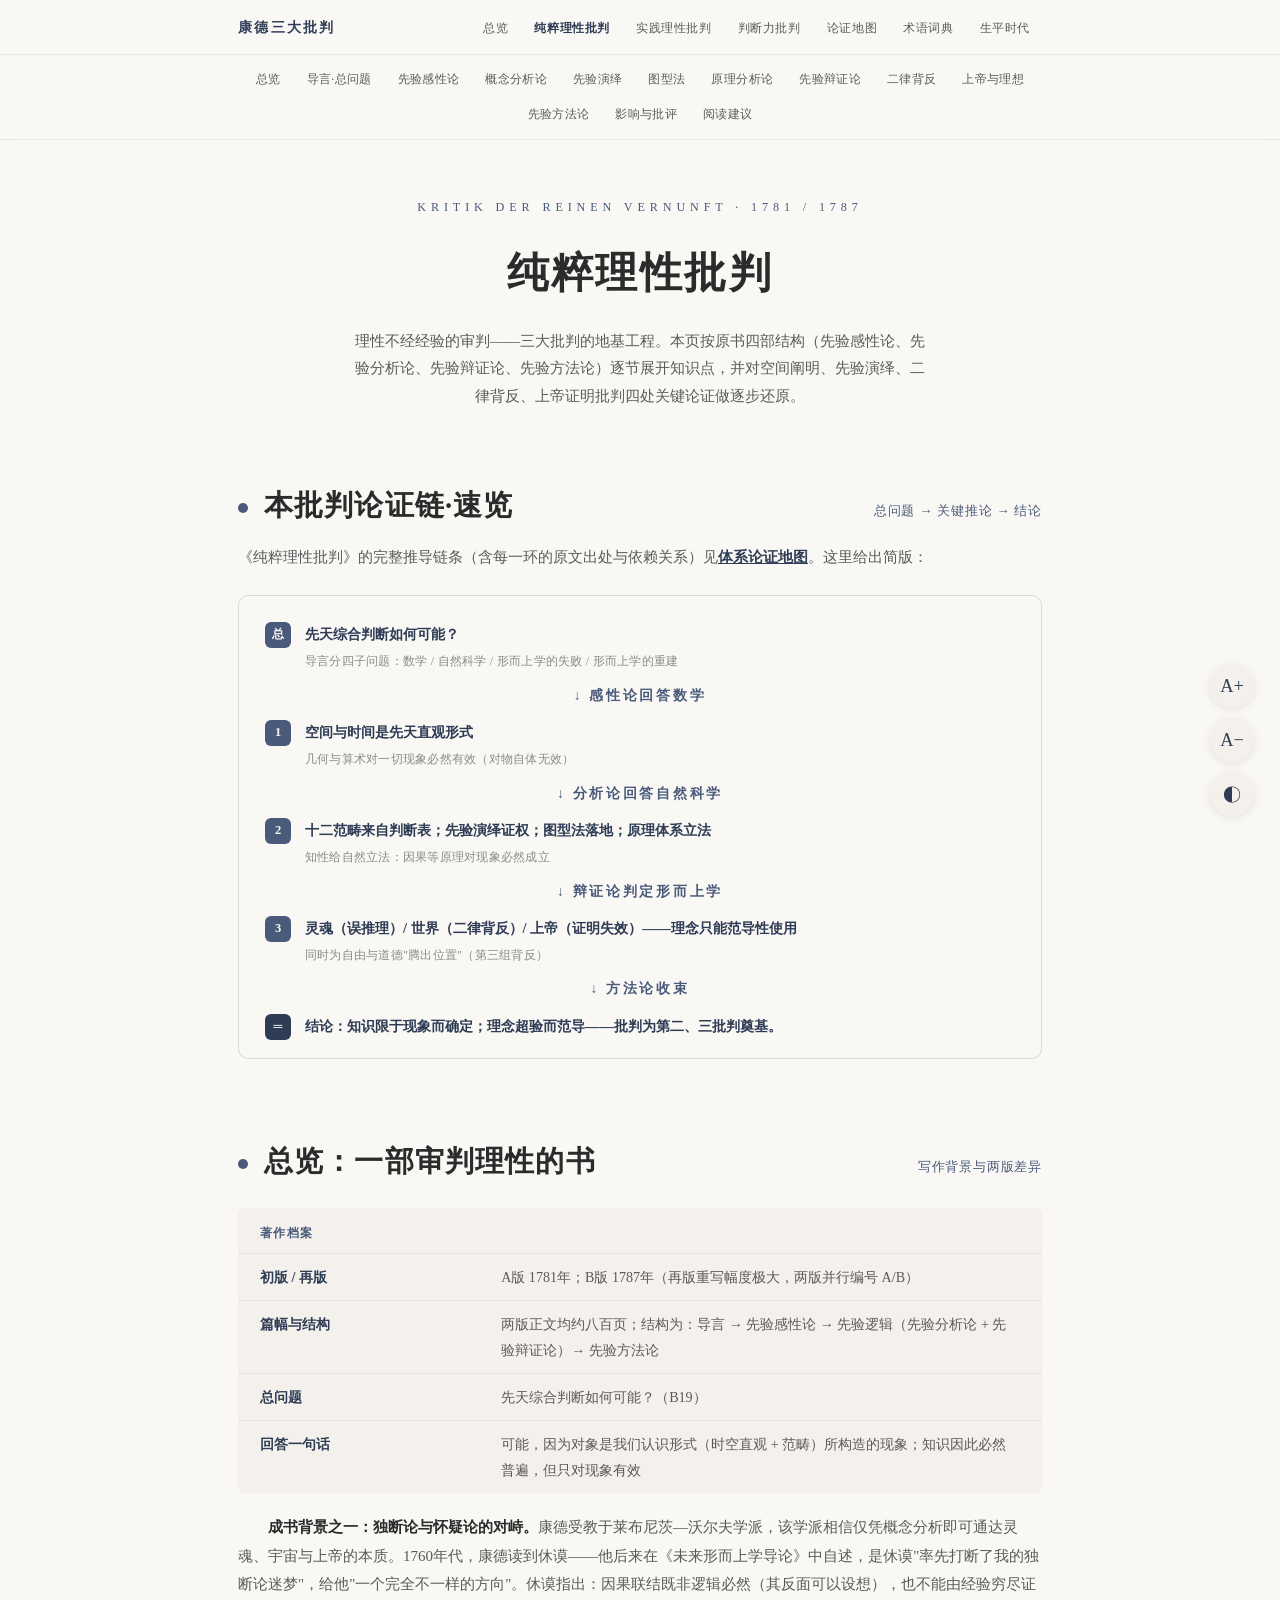
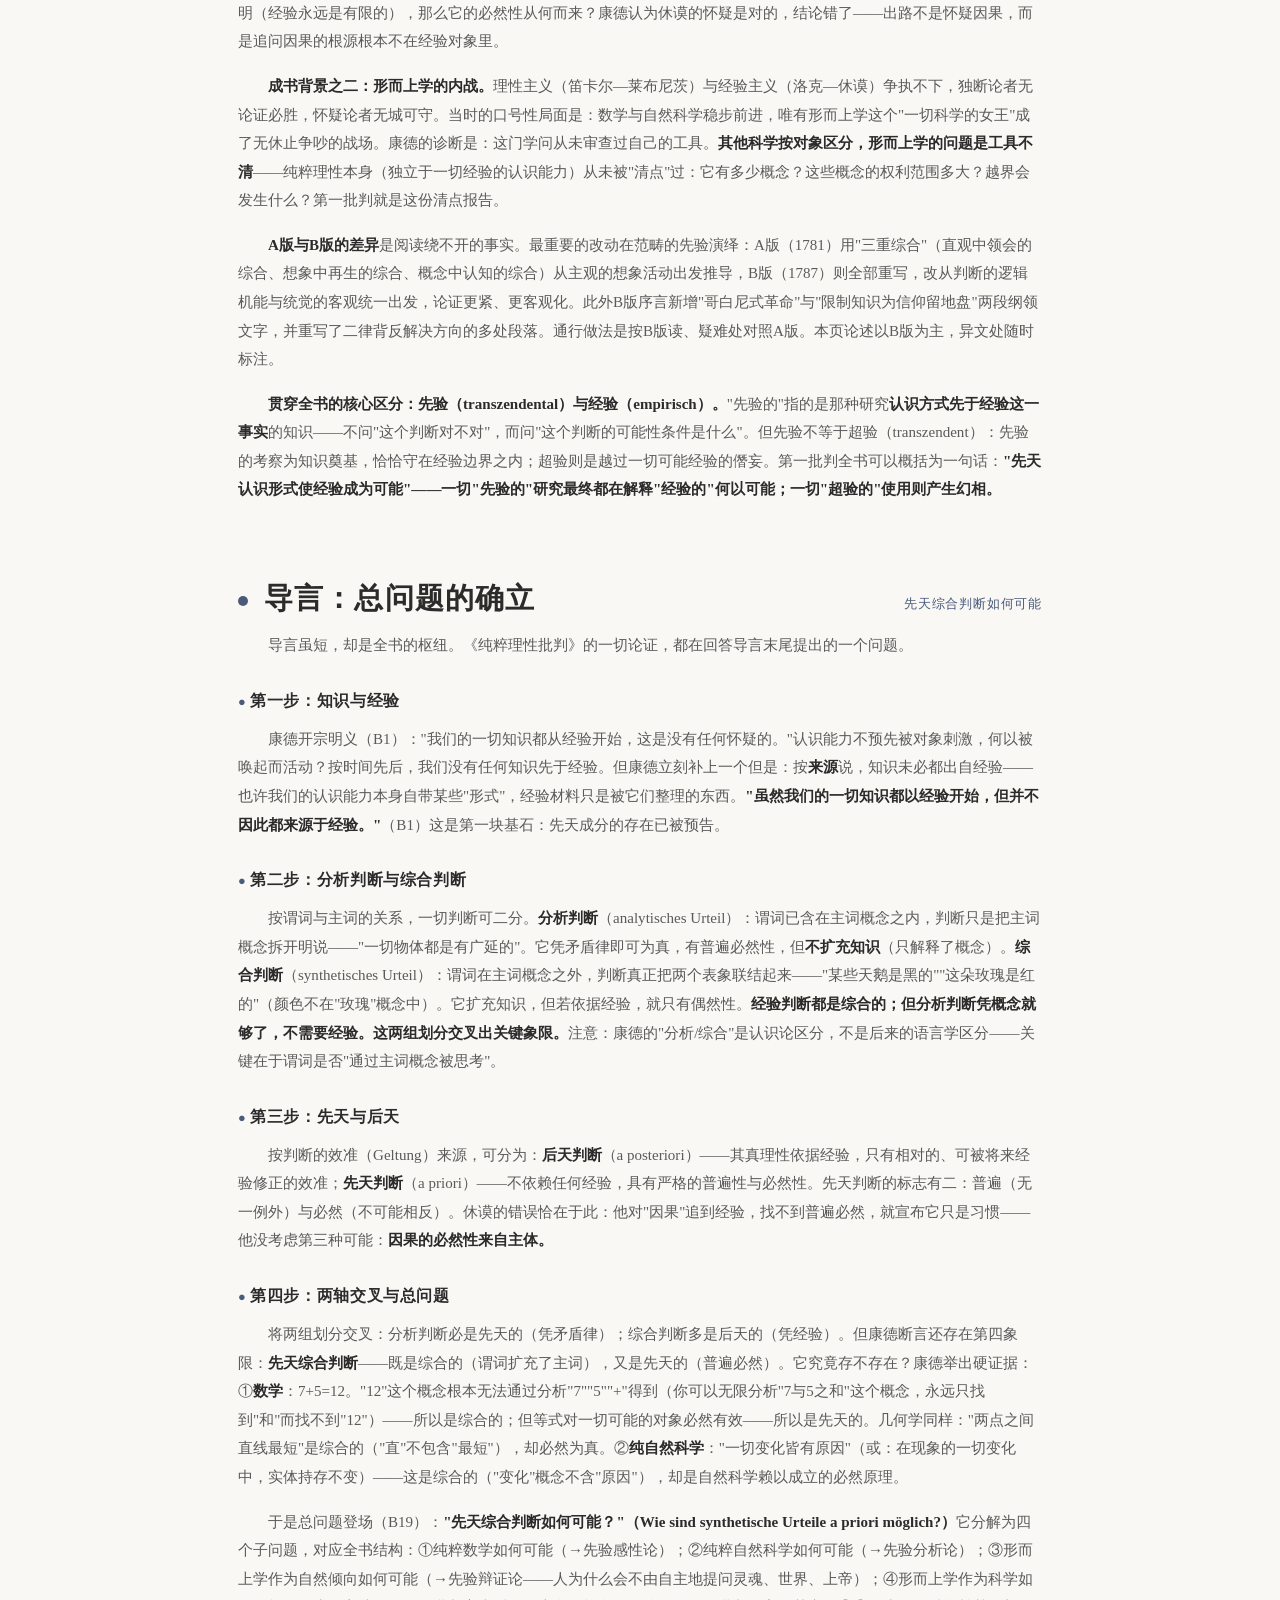
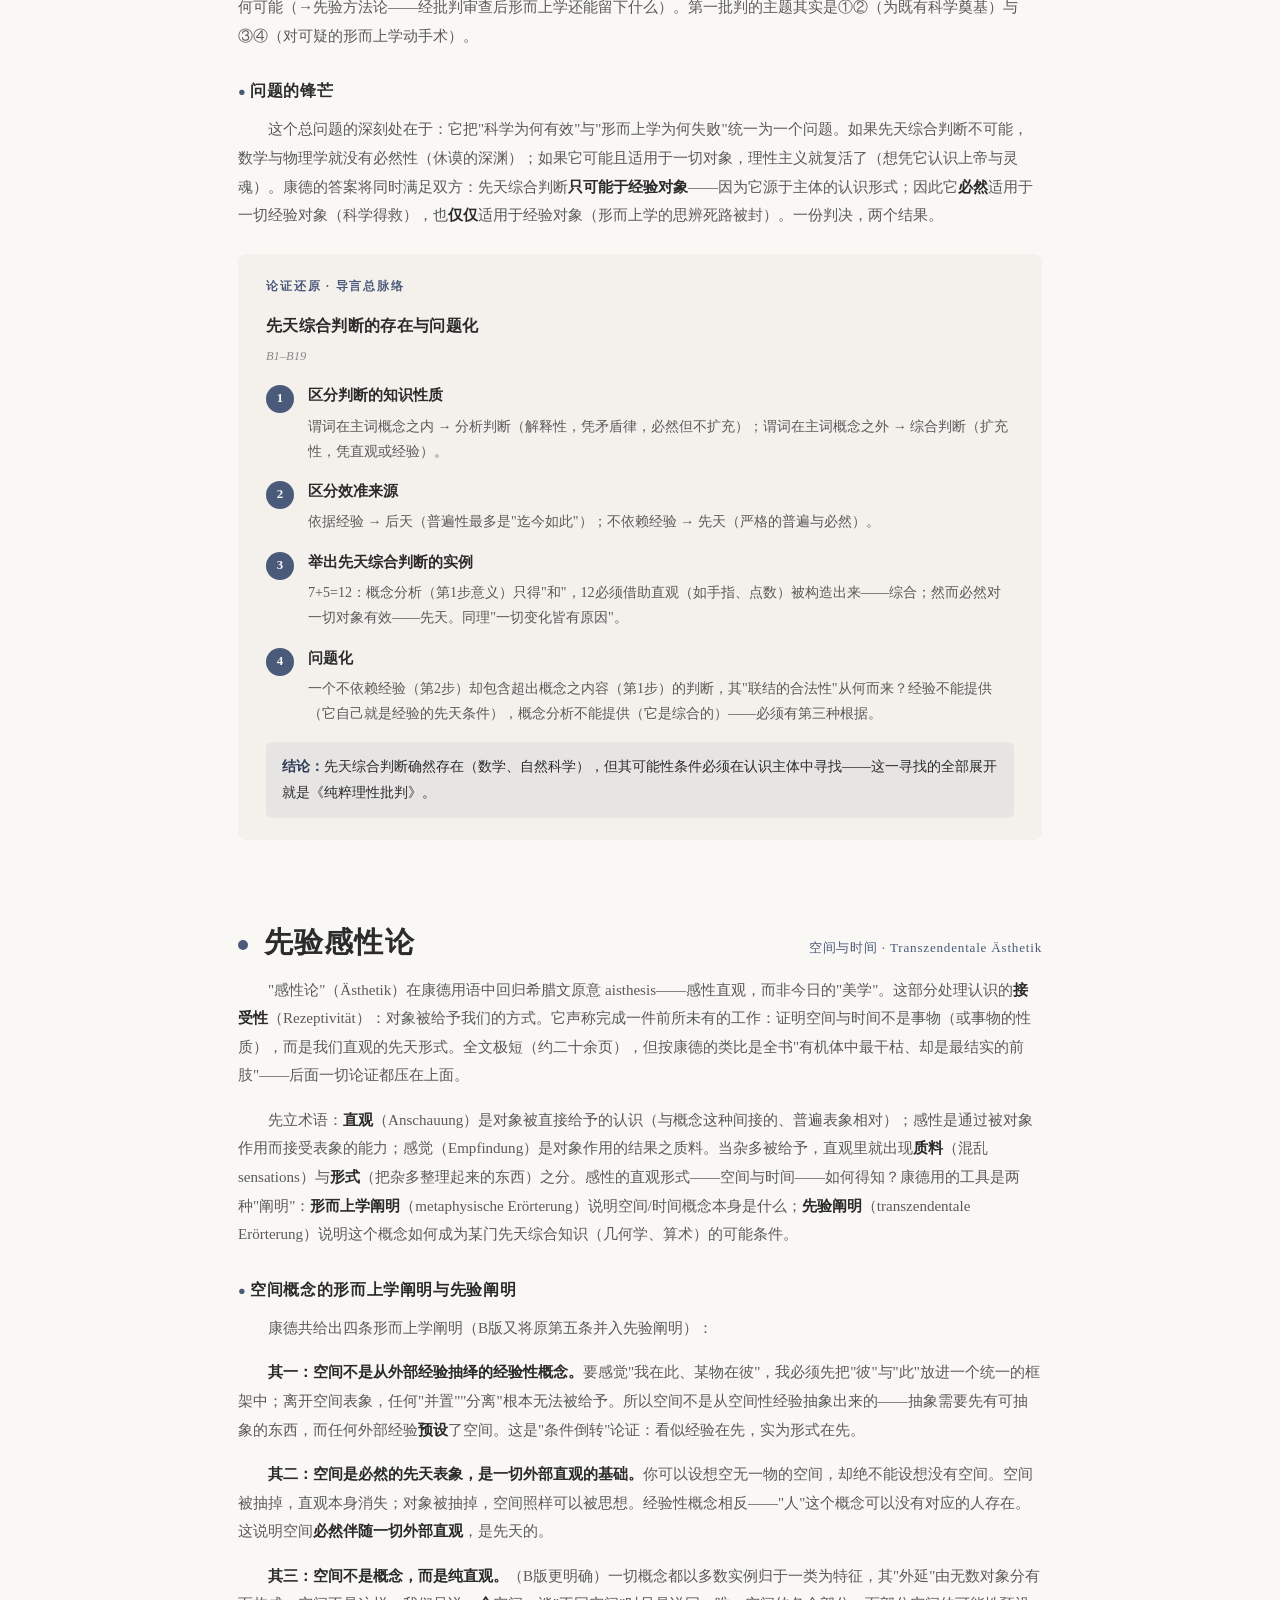
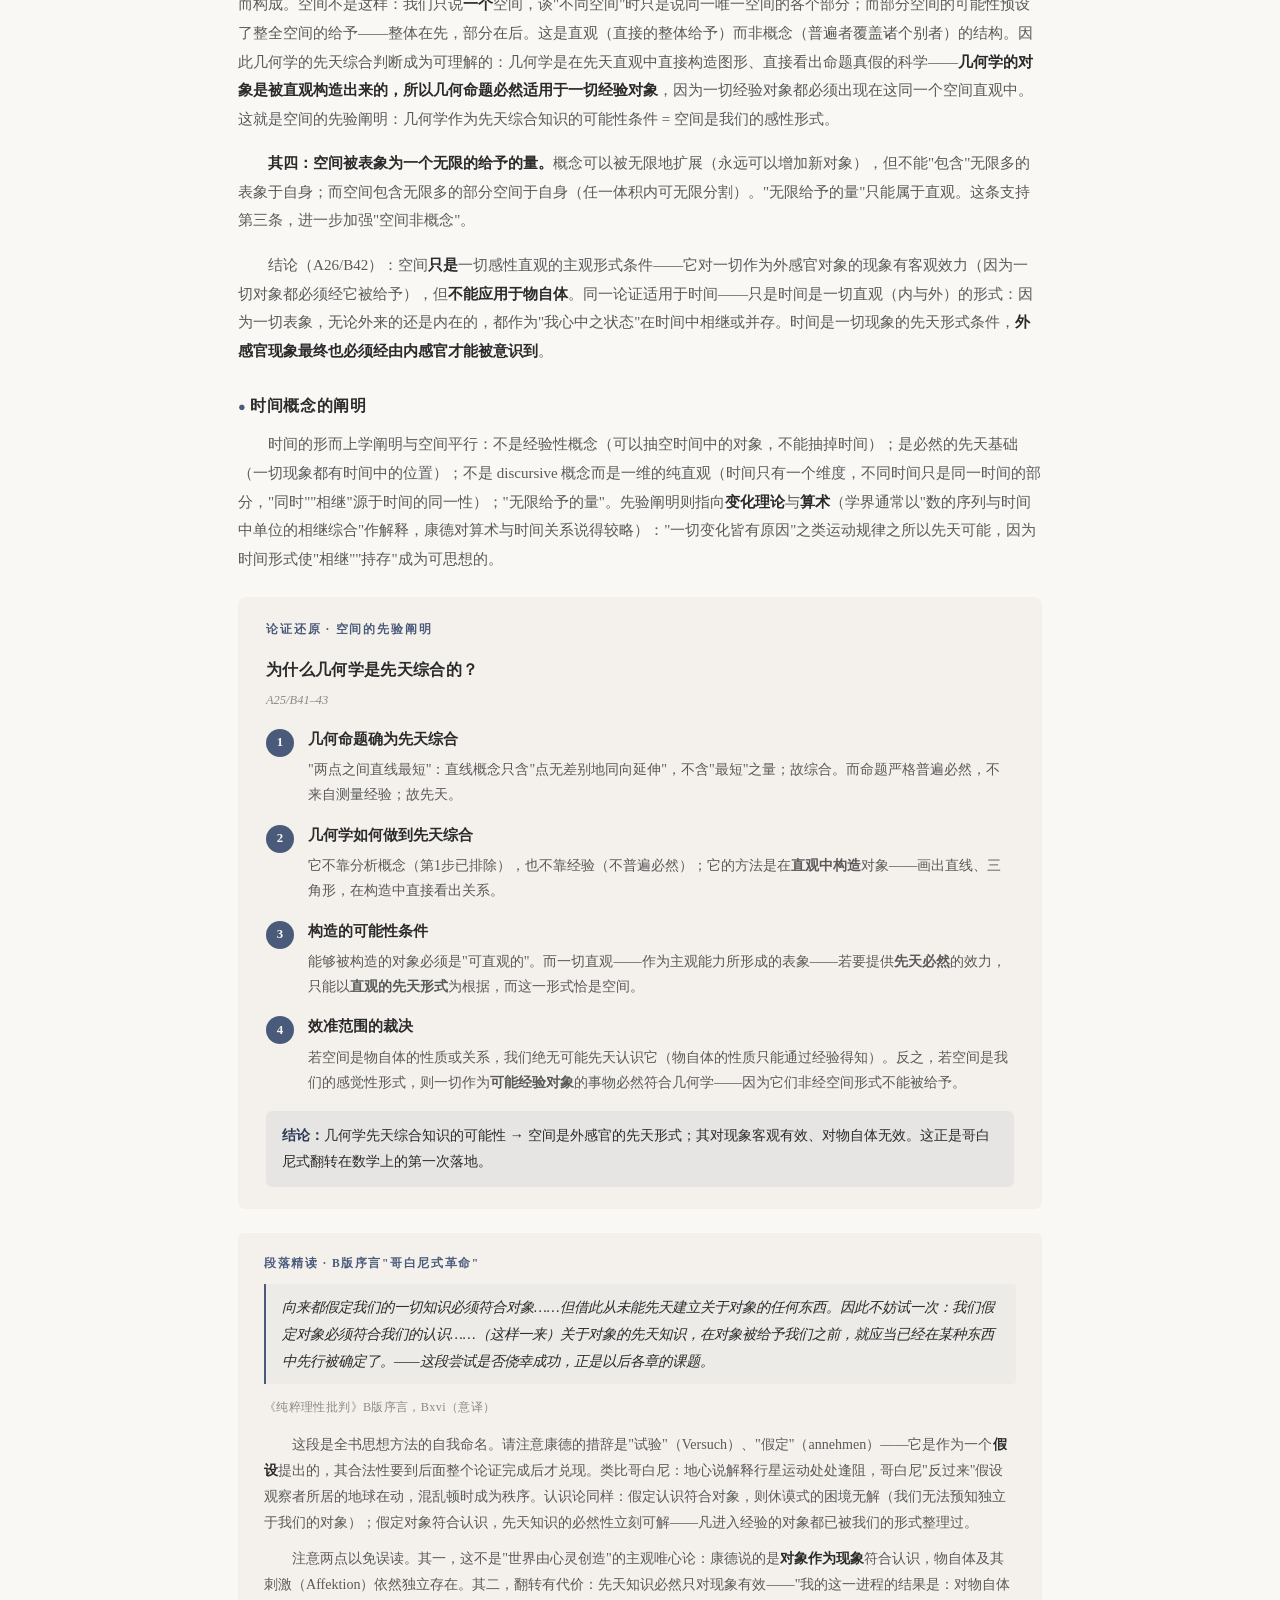
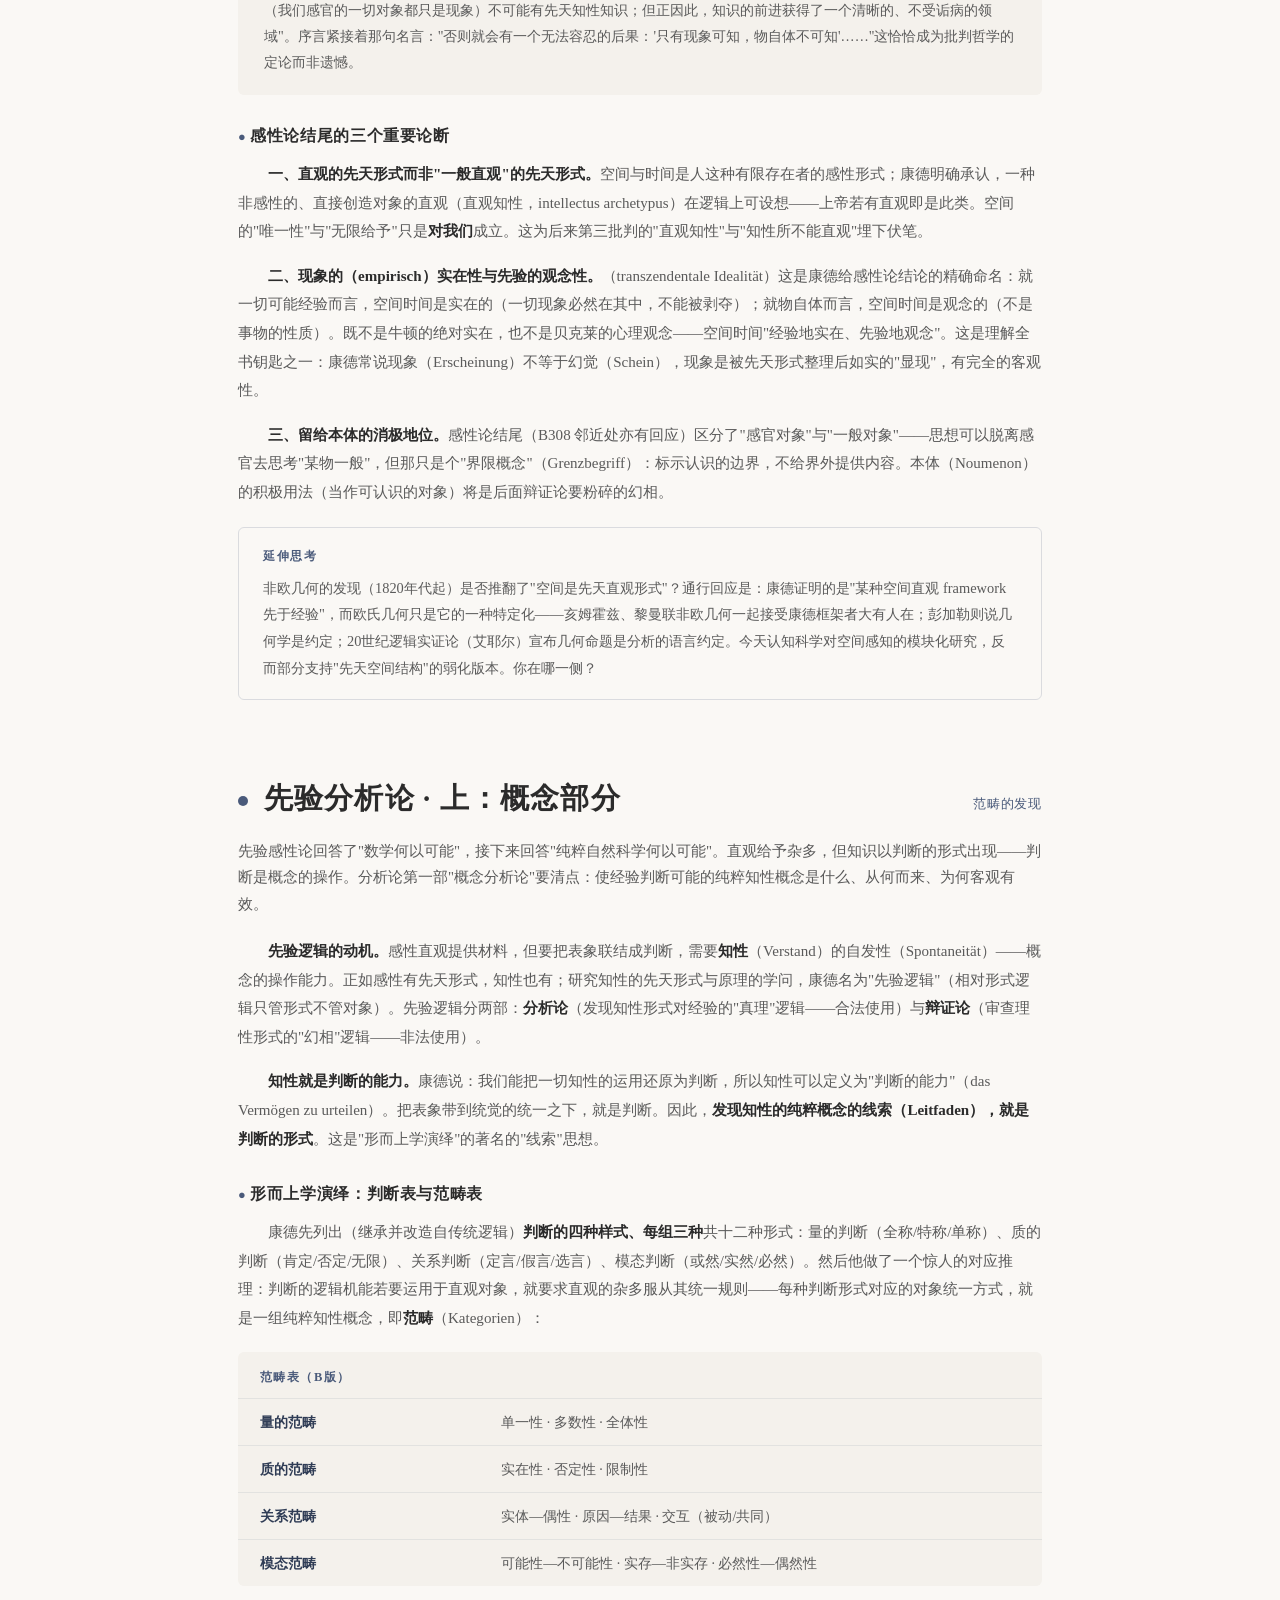
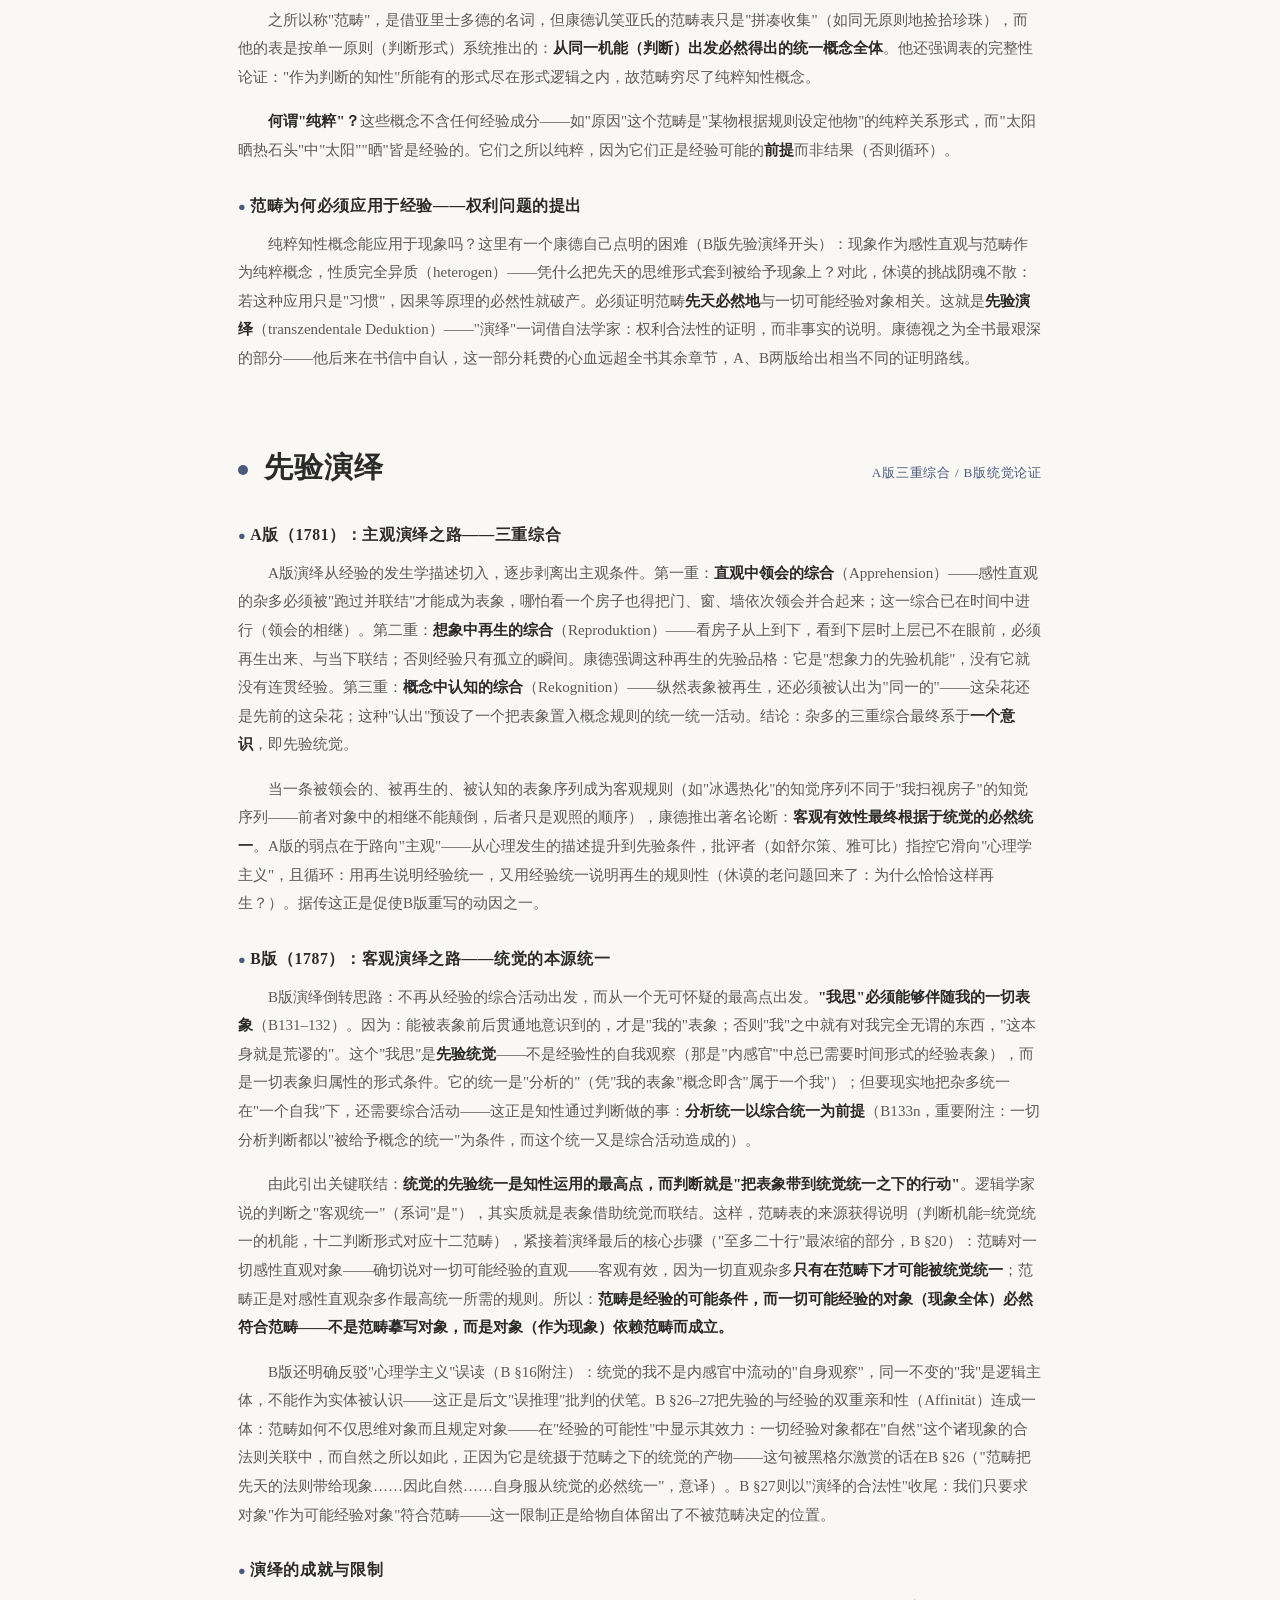
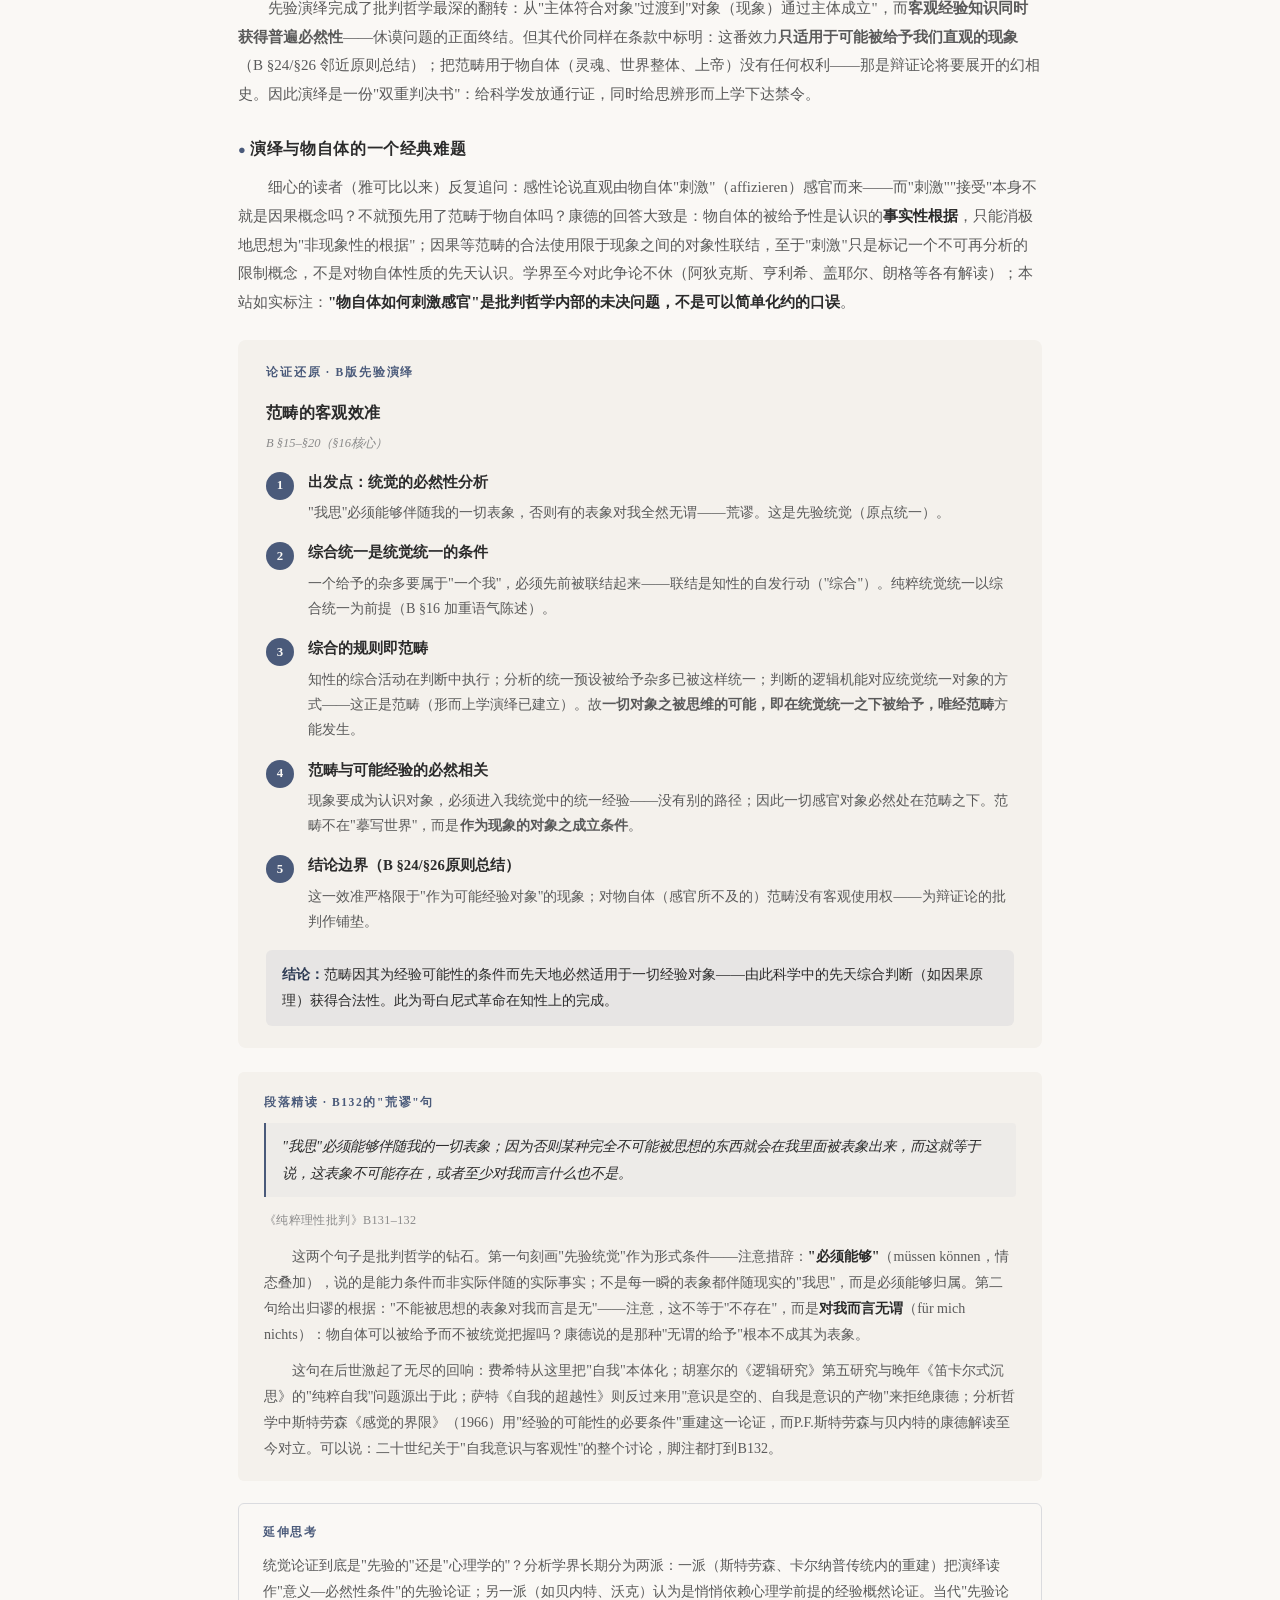
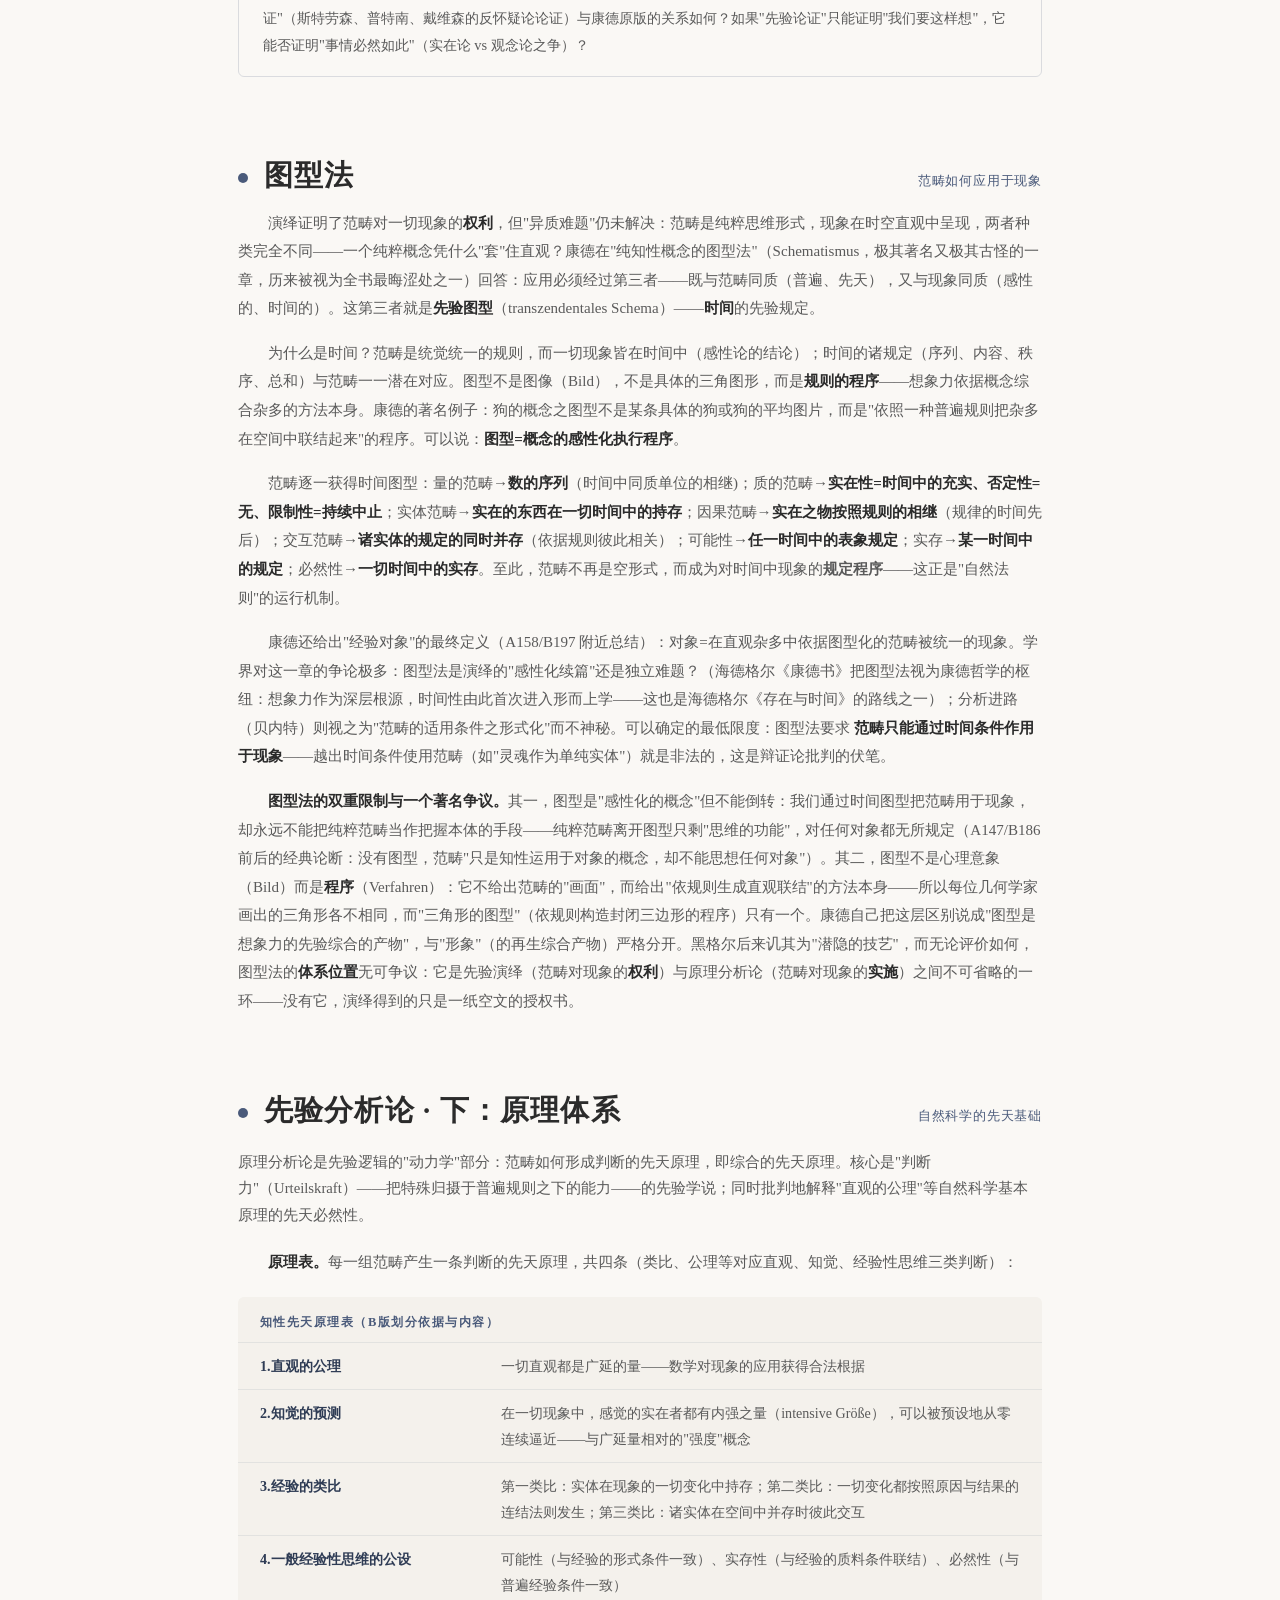
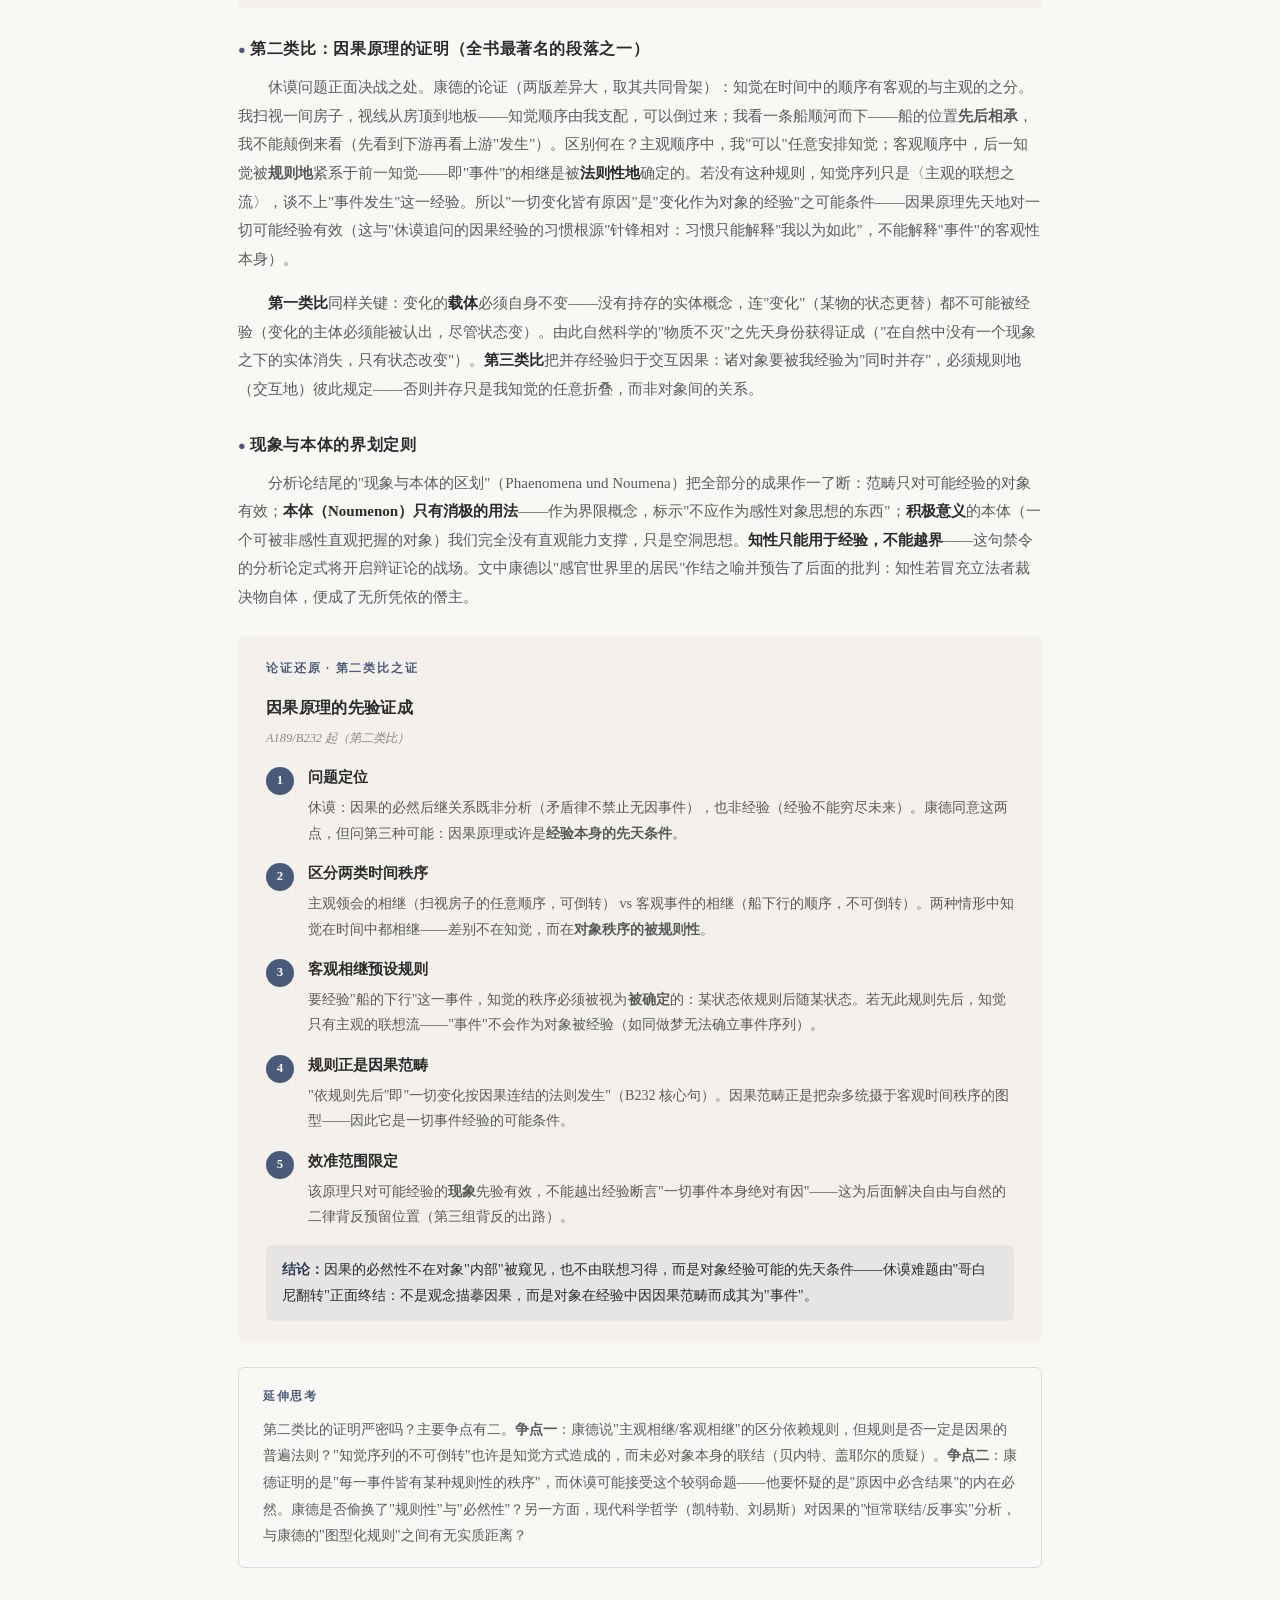
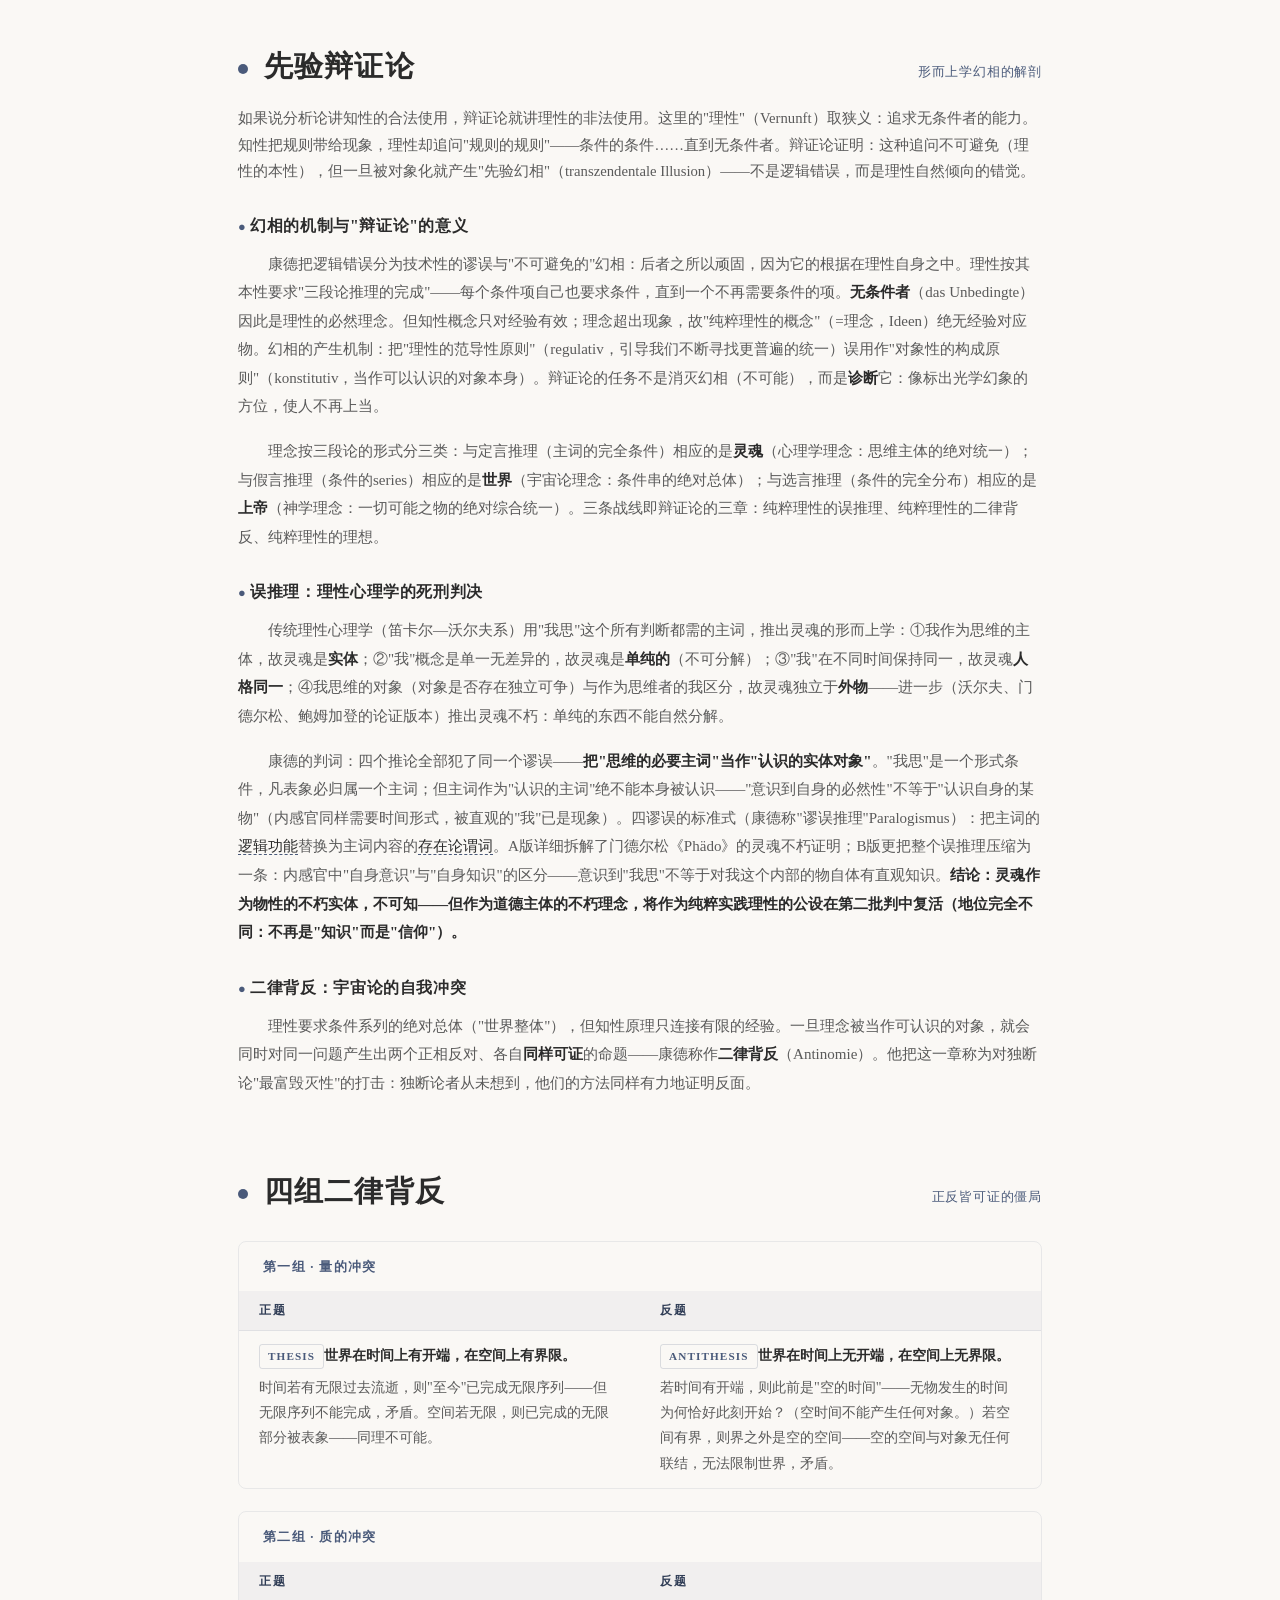
<file: pure.html>
<!DOCTYPE html>
<html lang="zh-CN">
<head>
<meta charset="UTF-8">
<meta name="viewport" content="width=device-width, initial-scale=1.0">
<title>纯粹理性批判 · 康德三大批判</title>
<meta name="description" content="《纯粹理性批判》深度导读：先天综合判断总问题、先验感性论（空间与时间）、先验分析论（范畴演绎、图型法、知性原理）、先验辩证论（误推理、二律背反、上帝证明批判）、先验方法论。逐节展开知识点与论证过程。">
<meta property="og:type" content="article">
<meta property="og:site_name" content="康德三大批判">
<meta property="og:title" content="纯粹理性批判 · 深度导读">
<link rel="icon" type="image/svg+xml" href="favicon.svg">
<link rel="stylesheet" href="style.css">
</head>
<body class="theme-pure">

<div class="progress-bar" id="progressBar"></div>
<nav class="top">
  <div class="wrap">
    <a class="brand" href="index.html">康德三大批判</a>
    <ul>
      <li><a href="index.html">总览</a></li>
      <li><a href="pure.html" class="active">纯粹理性批判</a></li>
      <li><a href="practical.html">实践理性批判</a></li>
      <li><a href="judgment.html">判断力批判</a></li>
      <li><a href="map.html">论证地图</a></li>
      <li><a href="concepts.html">术语词典</a></li>
      <li><a href="life.html">生平时代</a></li>
    </ul>
  </div>
</nav>

<div class="sub-nav">
  <div class="wrap">
    <a href="#overview">总览</a>
    <a href="#intro">导言·总问题</a>
    <a href="#aesthetic">先验感性论</a>
    <a href="#analytic-concepts">概念分析论</a>
    <a href="#deduction">先验演绎</a>
    <a href="#schematism">图型法</a>
    <a href="#analytic-principles">原理分析论</a>
    <a href="#dialectic">先验辩证论</a>
    <a href="#antinomy">二律背反</a>
    <a href="#ideal">上帝与理想</a>
    <a href="#method">先验方法论</a>
    <a href="#legacy">影响与批评</a>
    <a href="#read">阅读建议</a>
  </div>
</div>

<header class="page-head">
  <div class="wrap">
    <div class="eyebrow">KRITIK DER REINEN VERNUNFT · 1781 / 1787</div>
    <h1>纯粹理性批判</h1>
    <p class="sub">理性不经经验的审判——三大批判的地基工程。本页按原书四部结构（先验感性论、先验分析论、先验辩证论、先验方法论）逐节展开知识点，并对空间阐明、先验演绎、二律背反、上帝证明批判四处关键论证做逐步还原。</p>
  </div>
</header>

<section class="sec reveal" id="argmap">
  <div class="wrap">
    <div class="sec-head">
      <span class="dot"></span>
      <h2>本批判论证链·速览</h2>
      <span class="span">总问题 → 关键推论 → 结论</span>
    </div>
    <div class="sec-desc">《纯粹理性批判》的完整推导链条（含每一环的原文出处与依赖关系）见<a href="map.html#pure" style="color:var(--accent-dark);font-weight:600;">体系论证地图</a>。这里给出简版：</div>
    <div class="arg-map">
      <div class="am-body">
        <div class="am-node"><div class="am-num">总</div><div class="am-txt"><b>先天综合判断如何可能？</b><small>导言分四子问题：数学 / 自然科学 / 形而上学的失败 / 形而上学的重建</small></div></div>
        <div class="am-arrow">↓ 感性论回答数学</div>
        <div class="am-node"><div class="am-num">1</div><div class="am-txt"><b>空间与时间是先天直观形式</b><small>几何与算术对一切现象必然有效（对物自体无效）</small></div></div>
        <div class="am-arrow">↓ 分析论回答自然科学</div>
        <div class="am-node"><div class="am-num">2</div><div class="am-txt"><b>十二范畴来自判断表；先验演绎证权；图型法落地；原理体系立法</b><small>知性给自然立法：因果等原理对现象必然成立</small></div></div>
        <div class="am-arrow">↓ 辩证论判定形而上学</div>
        <div class="am-node"><div class="am-num">3</div><div class="am-txt"><b>灵魂（误推理）/ 世界（二律背反）/ 上帝（证明失效）——理念只能范导性使用</b><small>同时为自由与道德"腾出位置"（第三组背反）</small></div></div>
        <div class="am-arrow">↓ 方法论收束</div>
        <div class="am-node end"><div class="am-num">═</div><div class="am-txt"><b>结论：知识限于现象而确定；理念超验而范导——批判为第二、三批判奠基。</b></div></div>
      </div>
    </div>
  </div>
</section>

<!-- ==================== 总览 ==================== -->
<section class="sec reveal" id="overview">
  <div class="wrap">
    <div class="sec-head">
      <span class="dot"></span>
      <h2>总览：一部审判理性的书</h2>
      <span class="span">写作背景与两版差异</span>
    </div>
    <div class="struct-box">
      <div class="sb-title">著作档案</div>
      <table>
        <tr><td>初版 / 再版</td><td>A版 1781年；B版 1787年（再版重写幅度极大，两版并行编号 A/B）</td></tr>
        <tr><td>篇幅与结构</td><td>两版正文均约八百页；结构为：导言 → 先验感性论 → 先验逻辑（先验分析论 + 先验辩证论）→ 先验方法论</td></tr>
        <tr><td>总问题</td><td>先天综合判断如何可能？（B19）</td></tr>
        <tr><td>回答一句话</td><td>可能，因为对象是我们认识形式（时空直观 + 范畴）所构造的现象；知识因此必然普遍，但只对现象有效</td></tr>
      </table>
    </div>
    <div class="body-text">
      <p><strong>成书背景之一：独断论与怀疑论的对峙。</strong>康德受教于莱布尼茨—沃尔夫学派，该学派相信仅凭概念分析即可通达灵魂、宇宙与上帝的本质。1760年代，康德读到休谟——他后来在《未来形而上学导论》中自述，是休谟"率先打断了我的独断论迷梦"，给他"一个完全不一样的方向"。休谟指出：因果联结既非逻辑必然（其反面可以设想），也不能由经验穷尽证明（经验永远是有限的），那么它的必然性从何而来？康德认为休谟的怀疑是对的，结论错了——出路不是怀疑因果，而是追问因果的根源根本不在经验对象里。</p>
      <p><strong>成书背景之二：形而上学的内战。</strong>理性主义（笛卡尔—莱布尼茨）与经验主义（洛克—休谟）争执不下，独断论者无论证必胜，怀疑论者无城可守。当时的口号性局面是：数学与自然科学稳步前进，唯有形而上学这个"一切科学的女王"成了无休止争吵的战场。康德的诊断是：这门学问从未审查过自己的工具。<strong>其他科学按对象区分，形而上学的问题是工具不清</strong>——纯粹理性本身（独立于一切经验的认识能力）从未被"清点"过：它有多少概念？这些概念的权利范围多大？越界会发生什么？第一批判就是这份清点报告。</p>
      <p><strong>A版与B版的差异</strong>是阅读绕不开的事实。最重要的改动在范畴的先验演绎：A版（1781）用"三重综合"（直观中领会的综合、想象中再生的综合、概念中认知的综合）从主观的想象活动出发推导，B版（1787）则全部重写，改从判断的逻辑机能与统觉的客观统一出发，论证更紧、更客观化。此外B版序言新增"哥白尼式革命"与"限制知识为信仰留地盘"两段纲领文字，并重写了二律背反解决方向的多处段落。通行做法是按B版读、疑难处对照A版。本页论述以B版为主，异文处随时标注。</p>
      <p><strong>贯穿全书的核心区分：先验（transzendental）与经验（empirisch）。</strong>"先验的"指的是那种研究<strong>认识方式先于经验这一事实</strong>的知识——不问"这个判断对不对"，而问"这个判断的可能性条件是什么"。但先验不等于超验（transzendent）：先验的考察为知识奠基，恰恰守在经验边界之内；超验则是越过一切可能经验的僭妄。第一批判全书可以概括为一句话：<strong>"先天认识形式使经验成为可能"——一切"先验的"研究最终都在解释"经验的"何以可能；一切"超验的"使用则产生幻相。</strong></p>
    </div>
  </div>
</section>

<!-- ==================== 导言 ==================== -->
<section class="sec reveal" id="intro">
  <div class="wrap">
    <div class="sec-head">
      <span class="dot"></span>
      <h2>导言：总问题的确立</h2>
      <span class="span">先天综合判断如何可能</span>
    </div>
    <div class="body-text">
      <p>导言虽短，却是全书的枢纽。《纯粹理性批判》的一切论证，都在回答导言末尾提出的一个问题。</p>
      <h4>第一步：知识与经验</h4>
      <p>康德开宗明义（B1）："我们的一切知识都从经验开始，这是没有任何怀疑的。"认识能力不预先被对象刺激，何以被唤起而活动？按时间先后，我们没有任何知识先于经验。但康德立刻补上一个但是：按<strong>来源</strong>说，知识未必都出自经验——也许我们的认识能力本身自带某些"形式"，经验材料只是被它们整理的东西。<strong>"虽然我们的一切知识都以经验开始，但并不因此都来源于经验。"</strong>（B1）这是第一块基石：先天成分的存在已被预告。</p>
      <h4>第二步：分析判断与综合判断</h4>
      <p>按谓词与主词的关系，一切判断可二分。<strong>分析判断</strong>（analytisches Urteil）：谓词已含在主词概念之内，判断只是把主词概念拆开明说——"一切物体都是有广延的"。它凭矛盾律即可为真，有普遍必然性，但<strong>不扩充知识</strong>（只解释了概念）。<strong>综合判断</strong>（synthetisches Urteil）：谓词在主词概念之外，判断真正把两个表象联结起来——"某些天鹅是黑的""这朵玫瑰是红的"（颜色不在"玫瑰"概念中）。它扩充知识，但若依据经验，就只有偶然性。<strong>经验判断都是综合的；但分析判断凭概念就够了，不需要经验。这两组划分交叉出关键象限。</strong>注意：康德的"分析/综合"是认识论区分，不是后来的语言学区分——关键在于谓词是否"通过主词概念被思考"。</p>
      <h4>第三步：先天与后天</h4>
      <p>按判断的效准（Geltung）来源，可分为：<strong>后天判断</strong>（a posteriori）——其真理性依据经验，只有相对的、可被将来经验修正的效准；<strong>先天判断</strong>（a priori）——不依赖任何经验，具有严格的普遍性与必然性。先天判断的标志有二：普遍（无一例外）与必然（不可能相反）。休谟的错误恰在于此：他对"因果"追到经验，找不到普遍必然，就宣布它只是习惯——他没考虑第三种可能：<strong>因果的必然性来自主体。</strong></p>
      <h4>第四步：两轴交叉与总问题</h4>
      <p>将两组划分交叉：分析判断必是先天的（凭矛盾律）；综合判断多是后天的（凭经验）。但康德断言还存在第四象限：<strong>先天综合判断</strong>——既是综合的（谓词扩充了主词），又是先天的（普遍必然）。它究竟存不存在？康德举出硬证据：①<strong>数学</strong>：7+5=12。"12"这个概念根本无法通过分析"7""5""+"得到（你可以无限分析"7与5之和"这个概念，永远只找到"和"而找不到"12"）——所以是综合的；但等式对一切可能的对象必然有效——所以是先天的。几何学同样："两点之间直线最短"是综合的（"直"不包含"最短"），却必然为真。②<strong>纯自然科学</strong>："一切变化皆有原因"（或：在现象的一切变化中，实体持存不变）——这是综合的（"变化"概念不含"原因"），却是自然科学赖以成立的必然原理。</p>
      <p>于是总问题登场（B19）：<strong>"先天综合判断如何可能？"（Wie sind synthetische Urteile a priori möglich?）</strong>它分解为四个子问题，对应全书结构：①纯粹数学如何可能（→先验感性论）；②纯粹自然科学如何可能（→先验分析论）；③形而上学作为自然倾向如何可能（→先验辩证论——人为什么会不由自主地提问灵魂、世界、上帝）；④形而上学作为科学如何可能（→先验方法论——经批判审查后形而上学还能留下什么）。第一批判的主题其实是①②（为既有科学奠基）与③④（对可疑的形而上学动手术）。</p>
      <h4>问题的锋芒</h4>
      <p>这个总问题的深刻处在于：它把"科学为何有效"与"形而上学为何失败"统一为一个问题。如果先天综合判断不可能，数学与物理学就没有必然性（休谟的深渊）；如果它可能且适用于一切对象，理性主义就复活了（想凭它认识上帝与灵魂）。康德的答案将同时满足双方：先天综合判断<strong>只可能于经验对象</strong>——因为它源于主体的认识形式；因此它<strong>必然</strong>适用于一切经验对象（科学得救），也<strong>仅仅</strong>适用于经验对象（形而上学的思辨死路被封）。一份判决，两个结果。</p>
    </div>
    <div class="arg-box">
      <div class="arg-label">论证还原 · 导言总脉络</div>
      <div class="arg-title">先天综合判断的存在与问题化</div>
      <div class="arg-en">B1–B19</div>
      <div class="arg-step">
        <div class="arg-num">1</div>
        <div class="arg-body"><h5>区分判断的知识性质</h5><p>谓词在主词概念之内 → 分析判断（解释性，凭矛盾律，必然但不扩充）；谓词在主词概念之外 → 综合判断（扩充性，凭直观或经验）。</p></div>
      </div>
      <div class="arg-step">
        <div class="arg-num">2</div>
        <div class="arg-body"><h5>区分效准来源</h5><p>依据经验 → 后天（普遍性最多是"迄今如此"）；不依赖经验 → 先天（严格的普遍与必然）。</p></div>
      </div>
      <div class="arg-step">
        <div class="arg-num">3</div>
        <div class="arg-body"><h5>举出先天综合判断的实例</h5><p>7+5=12：概念分析（第1步意义）只得"和"，12必须借助直观（如手指、点数）被构造出来——综合；然而必然对一切对象有效——先天。同理"一切变化皆有原因"。</p></div>
      </div>
      <div class="arg-step">
        <div class="arg-num">4</div>
        <div class="arg-body"><h5>问题化</h5><p>一个不依赖经验（第2步）却包含超出概念之内容（第1步）的判断，其"联结的合法性"从何而来？经验不能提供（它自己就是经验的先天条件），概念分析不能提供（它是综合的）——必须有第三种根据。</p></div>
      </div>
      <div class="arg-concl"><b>结论：</b>先天综合判断确然存在（数学、自然科学），但其可能性条件必须在认识主体中寻找——这一寻找的全部展开就是《纯粹理性批判》。</div>
    </div>
  </div>
</section>

<!-- ==================== 先验感性论 ==================== -->
<section class="sec reveal" id="aesthetic">
  <div class="wrap">
    <div class="sec-head">
      <span class="dot"></span>
      <h2>先验感性论</h2>
      <span class="span">空间与时间 · Transzendentale Ästhetik</span>
    </div>
    <div class="body-text">
      <p>"感性论"（Ästhetik）在康德用语中回归希腊文原意 aisthesis——感性直观，而非今日的"美学"。这部分处理认识的<strong>接受性</strong>（Rezeptivität）：对象被给予我们的方式。它声称完成一件前所未有的工作：证明空间与时间不是事物（或事物的性质），而是我们直观的先天形式。全文极短（约二十余页），但按康德的类比是全书"有机体中最干枯、却是最结实的前肢"——后面一切论证都压在上面。</p>
      <p>先立术语：<strong>直观</strong>（Anschauung）是对象被直接给予的认识（与概念这种间接的、普遍表象相对）；感性是通过被对象作用而接受表象的能力；感觉（Empfindung）是对象作用的结果之质料。当杂多被给予，直观里就出现<strong>质料</strong>（混乱 sensations）与<strong>形式</strong>（把杂多整理起来的东西）之分。感性的直观形式——空间与时间——如何得知？康德用的工具是两种"阐明"：<strong>形而上学阐明</strong>（metaphysische Erörterung）说明空间/时间概念本身是什么；<strong>先验阐明</strong>（transzendentale Erörterung）说明这个概念如何成为某门先天综合知识（几何学、算术）的可能条件。</p>

      <h4>空间概念的形而上学阐明与先验阐明</h4>
      <p>康德共给出四条形而上学阐明（B版又将原第五条并入先验阐明）：</p>
      <p><strong>其一：空间不是从外部经验抽绎的经验性概念。</strong>要感觉"我在此、某物在彼"，我必须先把"彼"与"此"放进一个统一的框架中；离开空间表象，任何"并置""分离"根本无法被给予。所以空间不是从空间性经验抽象出来的——抽象需要先有可抽象的东西，而任何外部经验<strong>预设</strong>了空间。这是"条件倒转"论证：看似经验在先，实为形式在先。</p>
      <p><strong>其二：空间是必然的先天表象，是一切外部直观的基础。</strong>你可以设想空无一物的空间，却绝不能设想没有空间。空间被抽掉，直观本身消失；对象被抽掉，空间照样可以被思想。经验性概念相反——"人"这个概念可以没有对应的人存在。这说明空间<strong>必然伴随一切外部直观</strong>，是先天的。</p>
      <p><strong>其三：空间不是概念，而是纯直观。</strong>（B版更明确）一切概念都以多数实例归于一类为特征，其"外延"由无数对象分有而构成。空间不是这样：我们只说<strong>一个</strong>空间，谈"不同空间"时只是说同一唯一空间的各个部分；而部分空间的可能性预设了整全空间的给予——整体在先，部分在后。这是直观（直接的整体给予）而非概念（普遍者覆盖诸个别者）的结构。因此几何学的先天综合判断成为可理解的：几何学是在先天直观中直接构造图形、直接看出命题真假的科学——<strong>几何学的对象是被直观构造出来的，所以几何命题必然适用于一切经验对象</strong>，因为一切经验对象都必须出现在这同一个空间直观中。这就是空间的先验阐明：几何学作为先天综合知识的可能性条件 = 空间是我们的感性形式。</p>
      <p><strong>其四：空间被表象为一个无限的给予的量。</strong>概念可以被无限地扩展（永远可以增加新对象），但不能"包含"无限多的表象于自身；而空间包含无限多的部分空间于自身（任一体积内可无限分割）。"无限给予的量"只能属于直观。这条支持第三条，进一步加强"空间非概念"。</p>
      <p>结论（A26/B42）：空间<strong>只是</strong>一切感性直观的主观形式条件——它对一切作为外感官对象的现象有客观效力（因为一切对象都必须经它被给予），但<strong>不能应用于物自体</strong>。同一论证适用于时间——只是时间是一切直观（内与外）的形式：因为一切表象，无论外来的还是内在的，都作为"我心中之状态"在时间中相继或并存。时间是一切现象的先天形式条件，<strong>外感官现象最终也必须经由内感官才能被意识到</strong>。</p>

      <h4>时间概念的阐明</h4>
      <p>时间的形而上学阐明与空间平行：不是经验性概念（可以抽空时间中的对象，不能抽掉时间）；是必然的先天基础（一切现象都有时间中的位置）；不是 discursive 概念而是一维的纯直观（时间只有一个维度，不同时间只是同一时间的部分，"同时""相继"源于时间的同一性）；"无限给予的量"。先验阐明则指向<strong>变化理论</strong>与<strong>算术</strong>（学界通常以"数的序列与时间中单位的相继综合"作解释，康德对算术与时间关系说得较略）："一切变化皆有原因"之类运动规律之所以先天可能，因为时间形式使"相继""持存"成为可思想的。</p>
    </div>

    <div class="arg-box">
      <div class="arg-label">论证还原 · 空间的先验阐明</div>
      <div class="arg-title">为什么几何学是先天综合的？</div>
      <div class="arg-en">A25/B41–43</div>
      <div class="arg-step">
        <div class="arg-num">1</div>
        <div class="arg-body"><h5>几何命题确为先天综合</h5><p>"两点之间直线最短"：直线概念只含"点无差别地同向延伸"，不含"最短"之量；故综合。而命题严格普遍必然，不来自测量经验；故先天。</p></div>
      </div>
      <div class="arg-step">
        <div class="arg-num">2</div>
        <div class="arg-body"><h5>几何学如何做到先天综合</h5><p>它不靠分析概念（第1步已排除），也不靠经验（不普遍必然）；它的方法是在<b>直观中构造</b>对象——画出直线、三角形，在构造中直接看出关系。</p></div>
      </div>
      <div class="arg-step">
        <div class="arg-num">3</div>
        <div class="arg-body"><h5>构造的可能性条件</h5><p>能够被构造的对象必须是"可直观的"。而一切直观——作为主观能力所形成的表象——若要提供<b>先天必然</b>的效力，只能以<b>直观的先天形式</b>为根据，而这一形式恰是空间。</p></div>
      </div>
      <div class="arg-step">
        <div class="arg-num">4</div>
        <div class="arg-body"><h5>效准范围的裁决</h5><p>若空间是物自体的性质或关系，我们绝无可能先天认识它（物自体的性质只能通过经验得知）。反之，若空间是我们的感觉性形式，则一切作为<b>可能经验对象</b>的事物必然符合几何学——因为它们非经空间形式不能被给予。</p></div>
      </div>
      <div class="arg-concl"><b>结论：</b>几何学先天综合知识的可能性 → 空间是外感官的先天形式；其对现象客观有效、对物自体无效。这正是哥白尼式翻转在数学上的第一次落地。</div>
    </div>

    <div class="passage">
      <div class="pa-label">段落精读 · B版序言"哥白尼式革命"</div>
      <div class="pa-quote">向来都假定我们的一切知识必须符合对象……但借此从未能先天建立关于对象的任何东西。因此不妨试一次：我们假定对象必须符合我们的认识……（这样一来）关于对象的先天知识，在对象被给予我们之前，就应当已经在某种东西中先行被确定了。——这段尝试是否侥幸成功，正是以后各章的课题。</div>
      <div class="pa-src">《纯粹理性批判》B版序言，Bxvi（意译）</div>
      <div class="pa-interp">
        <p>这段是全书思想方法的自我命名。请注意康德的措辞是"试验"（Versuch）、"假定"（annehmen）——它是作为一个<strong>假设</strong>提出的，其合法性要到后面整个论证完成后才兑现。类比哥白尼：地心说解释行星运动处处逢阻，哥白尼"反过来"假设观察者所居的地球在动，混乱顿时成为秩序。认识论同样：假定认识符合对象，则休谟式的困境无解（我们无法预知独立于我们的对象）；假定对象符合认识，先天知识的必然性立刻可解——凡进入经验的对象都已被我们的形式整理过。</p>
        <p>注意两点以免误读。其一，这不是"世界由心灵创造"的主观唯心论：康德说的是<strong>对象作为现象</strong>符合认识，物自体及其刺激（Affektion）依然独立存在。其二，翻转有代价：先天知识必然只对现象有效——"我的这一进程的结果是：对物自体（我们感官的一切对象都只是现象）不可能有先天知性知识；但正因此，知识的前进获得了一个清晰的、不受诟病的领域"。序言紧接着那句名言："否则就会有一个无法容忍的后果：'只有现象可知，物自体不可知'……"这恰恰成为批判哲学的定论而非遗憾。</p>
      </div>
    </div>

    <div class="body-text">
      <h4>感性论结尾的三个重要论断</h4>
      <p><strong>一、直观的先天形式而非"一般直观"的先天形式。</strong>空间与时间是人这种有限存在者的感性形式；康德明确承认，一种非感性的、直接创造对象的直观（直观知性，intellectus archetypus）在逻辑上可设想——上帝若有直观即是此类。空间的"唯一性"与"无限给予"只是<strong>对我们</strong>成立。这为后来第三批判的"直观知性"与"知性所不能直观"埋下伏笔。</p>
      <p><strong>二、现象的（empirisch）实在性与先验的观念性。</strong>（transzendentale Idealität）这是康德给感性论结论的精确命名：就一切可能经验而言，空间时间是实在的（一切现象必然在其中，不能被剥夺）；就物自体而言，空间时间是观念的（不是事物的性质）。既不是牛顿的绝对实在，也不是贝克莱的心理观念——空间时间"经验地实在、先验地观念"。这是理解全书钥匙之一：康德常说现象（Erscheinung）不等于幻觉（Schein），现象是被先天形式整理后如实的"显现"，有完全的客观性。</p>
      <p><strong>三、留给本体的消极地位。</strong>感性论结尾（B308 邻近处亦有回应）区分了"感官对象"与"一般对象"——思想可以脱离感官去思考"某物一般"，但那只是个"界限概念"（Grenzbegriff）：标示认识的边界，不给界外提供内容。本体（Noumenon）的积极用法（当作可认识的对象）将是后面辩证论要粉碎的幻相。</p>
    </div>

    <div class="think">
      <div class="think-label">延伸思考</div>
      <p>非欧几何的发现（1820年代起）是否推翻了"空间是先天直观形式"？通行回应是：康德证明的是"某种空间直观 framework 先于经验"，而欧氏几何只是它的一种特定化——亥姆霍兹、黎曼联非欧几何一起接受康德框架者大有人在；彭加勒则说几何学是约定；20世纪逻辑实证论（艾耶尔）宣布几何命题是分析的语言约定。今天认知科学对空间感知的模块化研究，反而部分支持"先天空间结构"的弱化版本。你在哪一侧？</p>
    </div>
  </div>
</section>

<!-- ==================== 概念分析论 ==================== -->
<section class="sec reveal" id="analytic-concepts">
  <div class="wrap">
    <div class="sec-head">
      <span class="dot"></span>
      <h2>先验分析论 · 上：概念部分</h2>
      <span class="span">范畴的发现</span>
    </div>
    <div class="sec-desc">先验感性论回答了"数学何以可能"，接下来回答"纯粹自然科学何以可能"。直观给予杂多，但知识以判断的形式出现——判断是概念的操作。分析论第一部"概念分析论"要清点：使经验判断可能的纯粹知性概念是什么、从何而来、为何客观有效。</div>
    <div class="body-text">
      <p><strong>先验逻辑的动机。</strong>感性直观提供材料，但要把表象联结成判断，需要<strong>知性</strong>（Verstand）的自发性（Spontaneität）——概念的操作能力。正如感性有先天形式，知性也有；研究知性的先天形式与原理的学问，康德名为"先验逻辑"（相对形式逻辑只管形式不管对象）。先验逻辑分两部：<strong>分析论</strong>（发现知性形式对经验的"真理"逻辑——合法使用）与<strong>辩证论</strong>（审查理性形式的"幻相"逻辑——非法使用）。</p>
      <p><strong>知性就是判断的能力。</strong>康德说：我们能把一切知性的运用还原为判断，所以知性可以定义为"判断的能力"（das Vermögen zu urteilen）。把表象带到统觉的统一之下，就是判断。因此，<strong>发现知性的纯粹概念的线索（Leitfaden），就是判断的形式</strong>。这是"形而上学演绎"的著名的"线索"思想。</p>
      <h4>形而上学演绎：判断表与范畴表</h4>
      <p>康德先列出（继承并改造自传统逻辑）<strong>判断的四种样式、每组三种</strong>共十二种形式：量的判断（全称/特称/单称）、质的判断（肯定/否定/无限）、关系判断（定言/假言/选言）、模态判断（或然/实然/必然）。然后他做了一个惊人的对应推理：判断的逻辑机能若要运用于直观对象，就要求直观的杂多服从其统一规则——每种判断形式对应的对象统一方式，就是一组纯粹知性概念，即<strong>范畴</strong>（Kategorien）：</p>
    </div>
    <div class="struct-box">
      <div class="sb-title">范畴表（B版）</div>
      <table>
        <tr><td>量的范畴</td><td>单一性 · 多数性 · 全体性</td></tr>
        <tr><td>质的范畴</td><td>实在性 · 否定性 · 限制性</td></tr>
        <tr><td>关系范畴</td><td>实体—偶性 · 原因—结果 · 交互（被动/共同）</td></tr>
        <tr><td>模态范畴</td><td>可能性—不可能性 · 实存—非实存 · 必然性—偶然性</td></tr>
      </table>
    </div>
    <div class="body-text">
      <p>之所以称"范畴"，是借亚里士多德的名词，但康德讥笑亚氏的范畴表只是"拼凑收集"（如同无原则地捡拾珍珠），而他的表是按单一原则（判断形式）系统推出的：<strong>从同一机能（判断）出发必然得出的统一概念全体</strong>。他还强调表的完整性论证："作为判断的知性"所能有的形式尽在形式逻辑之内，故范畴穷尽了纯粹知性概念。</p>
      <p><strong>何谓"纯粹"？</strong>这些概念不含任何经验成分——如"原因"这个范畴是"某物根据规则设定他物"的纯粹关系形式，而"太阳晒热石头"中"太阳""晒"皆是经验的。它们之所以纯粹，因为它们正是经验可能的<strong>前提</strong>而非结果（否则循环）。</p>
      <h4>范畴为何必须应用于经验——权利问题的提出</h4>
      <p>纯粹知性概念能应用于现象吗？这里有一个康德自己点明的困难（B版先验演绎开头）：现象作为感性直观与范畴作为纯粹概念，性质完全异质（heterogen）——凭什么把先天的思维形式套到被给予现象上？对此，休谟的挑战阴魂不散：若这种应用只是"习惯"，因果等原理的必然性就破产。必须证明范畴<strong>先天必然地</strong>与一切可能经验对象相关。这就是<strong>先验演绎</strong>（transzendentale Deduktion）——"演绎"一词借自法学家：权利合法性的证明，而非事实的说明。康德视之为全书最艰深的部分——他后来在书信中自认，这一部分耗费的心血远超全书其余章节，A、B两版给出相当不同的证明路线。</p>
    </div>
  </div>
</section>

<!-- ==================== 先验演绎 ==================== -->
<section class="sec reveal" id="deduction">
  <div class="wrap">
    <div class="sec-head">
      <span class="dot"></span>
      <h2>先验演绎</h2>
      <span class="span">A版三重综合 / B版统觉论证</span>
    </div>
    <div class="body-text">
      <h4>A版（1781）：主观演绎之路——三重综合</h4>
      <p>A版演绎从经验的发生学描述切入，逐步剥离出主观条件。第一重：<strong>直观中领会的综合</strong>（Apprehension）——感性直观的杂多必须被"跑过并联结"才能成为表象，哪怕看一个房子也得把门、窗、墙依次领会并合起来；这一综合已在时间中进行（领会的相继）。第二重：<strong>想象中再生的综合</strong>（Reproduktion）——看房子从上到下，看到下层时上层已不在眼前，必须再生出来、与当下联结；否则经验只有孤立的瞬间。康德强调这种再生的先验品格：它是"想象力的先验机能"，没有它就没有连贯经验。第三重：<strong>概念中认知的综合</strong>（Rekognition）——纵然表象被再生，还必须被认出为"同一的"——这朵花还是先前的这朵花；这种"认出"预设了一个把表象置入概念规则的统一统一活动。结论：杂多的三重综合最终系于<strong>一个意识</strong>，即先验统觉。</p>
      <p>当一条被领会的、被再生的、被认知的表象序列成为客观规则（如"冰遇热化"的知觉序列不同于"我扫视房子"的知觉序列——前者对象中的相继不能颠倒，后者只是观照的顺序），康德推出著名论断：<strong>客观有效性最终根据于统觉的必然统一</strong>。A版的弱点在于路向"主观"——从心理发生的描述提升到先验条件，批评者（如舒尔策、雅可比）指控它滑向"心理学主义"，且循环：用再生说明经验统一，又用经验统一说明再生的规则性（休谟的老问题回来了：为什么恰恰这样再生？）。据传这正是促使B版重写的动因之一。</p>
      <h4>B版（1787）：客观演绎之路——统觉的本源统一</h4>
      <p>B版演绎倒转思路：不再从经验的综合活动出发，而从一个无可怀疑的最高点出发。<strong>"我思"必须能够伴随我的一切表象</strong>（B131–132）。因为：能被表象前后贯通地意识到的，才是"我的"表象；否则"我"之中就有对我完全无谓的东西，"这本身就是荒谬的"。这个"我思"是<strong>先验统觉</strong>——不是经验性的自我观察（那是"内感官"中总已需要时间形式的经验表象），而是一切表象归属性的形式条件。它的统一是"分析的"（凭"我的表象"概念即含"属于一个我"）；但要现实地把杂多统一在"一个自我"下，还需要综合活动——这正是知性通过判断做的事：<strong>分析统一以综合统一为前提</strong>（B133n，重要附注：一切分析判断都以"被给予概念的统一"为条件，而这个统一又是综合活动造成的）。</p>
      <p>由此引出关键联结：<strong>统觉的先验统一是知性运用的最高点，而判断就是"把表象带到统觉统一之下的行动"</strong>。逻辑学家说的判断之"客观统一"（系词"是"），其实质就是表象借助统觉而联结。这样，范畴表的来源获得说明（判断机能=统觉统一的机能，十二判断形式对应十二范畴），紧接着演绎最后的核心步骤（"至多二十行"最浓缩的部分，B §20）：范畴对一切感性直观对象——确切说对一切可能经验的直观——客观有效，因为一切直观杂多<strong>只有在范畴下才可能被统觉统一</strong>；范畴正是对感性直观杂多作最高统一所需的规则。所以：<strong>范畴是经验的可能条件，而一切可能经验的对象（现象全体）必然符合范畴——不是范畴摹写对象，而是对象（作为现象）依赖范畴而成立。</strong></p>
      <p>B版还明确反驳"心理学主义"误读（B §16附注）：统觉的我不是内感官中流动的"自身观察"，同一不变的"我"是逻辑主体，不能作为实体被认识——这正是后文"误推理"批判的伏笔。B §26–27把先验的与经验的双重亲和性（Affinität）连成一体：范畴如何不仅思维对象而且规定对象——在"经验的可能性"中显示其效力：一切经验对象都在"自然"这个诸现象的合法则关联中，而自然之所以如此，正因为它是统摄于范畴之下的统觉的产物——这句被黑格尔激赏的话在B §26（"范畴把先天的法则带给现象……因此自然……自身服从统觉的必然统一"，意译）。B §27则以"演绎的合法性"收尾：我们只要求对象"作为可能经验对象"符合范畴——这一限制正是给物自体留出了不被范畴决定的位置。</p>
      <h4>演绎的成就与限制</h4>
      <p>先验演绎完成了批判哲学最深的翻转：从"主体符合对象"过渡到"对象（现象）通过主体成立"，而<b>客观经验知识同时获得普遍必然性</b>——休谟问题的正面终结。但其代价同样在条款中标明：这番效力<b>只适用于可能被给予我们直观的现象</b>（B §24/§26 邻近原则总结）；把范畴用于物自体（灵魂、世界整体、上帝）没有任何权利——那是辩证论将要展开的幻相史。因此演绎是一份"双重判决书"：给科学发放通行证，同时给思辨形而上学下达禁令。</p>
      <h4>演绎与物自体的一个经典难题</h4>
      <p>细心的读者（雅可比以来）反复追问：感性论说直观由物自体"刺激"（affizieren）感官而来——而"刺激""接受"本身不就是因果概念吗？不就预先用了范畴于物自体吗？康德的回答大致是：物自体的被给予性是认识的<strong>事实性根据</strong>，只能消极地思想为"非现象性的根据"；因果等范畴的合法使用限于现象之间的对象性联结，至于"刺激"只是标记一个不可再分析的限制概念，不是对物自体性质的先天认识。学界至今对此争论不休（阿狄克斯、亨利希、盖耶尔、朗格等各有解读）；本站如实标注：<strong>"物自体如何刺激感官"是批判哲学内部的未决问题，不是可以简单化约的口误</strong>。</p>
    </div>

    <div class="arg-box">
      <div class="arg-label">论证还原 · B版先验演绎</div>
      <div class="arg-title">范畴的客观效准</div>
      <div class="arg-en">B §15–§20（§16核心）</div>
      <div class="arg-step">
        <div class="arg-num">1</div>
        <div class="arg-body"><h5>出发点：统觉的必然性分析</h5><p>"我思"必须能够伴随我的一切表象，否则有的表象对我全然无谓——荒谬。这是先验统觉（原点统一）。</p></div>
      </div>
      <div class="arg-step">
        <div class="arg-num">2</div>
        <div class="arg-body"><h5>综合统一是统觉统一的条件</h5><p>一个给予的杂多要属于"一个我"，必须先前被联结起来——联结是知性的自发行动（"综合"）。纯粹统觉统一以综合统一为前提（B §16 加重语气陈述）。</p></div>
      </div>
      <div class="arg-step">
        <div class="arg-num">3</div>
        <div class="arg-body"><h5>综合的规则即范畴</h5><p>知性的综合活动在判断中执行；分析的统一预设被给予杂多已被这样统一；判断的逻辑机能对应统觉统一对象的方式——这正是范畴（形而上学演绎已建立）。故<b>一切对象之被思维的可能，即在统觉统一之下被给予，唯经范畴</b>方能发生。</p></div>
      </div>
      <div class="arg-step">
        <div class="arg-num">4</div>
        <div class="arg-body"><h5>范畴与可能经验的必然相关</h5><p>现象要成为认识对象，必须进入我统觉中的统一经验——没有别的路径；因此一切感官对象必然处在范畴之下。范畴不在"摹写世界"，而是<b>作为现象的对象之成立条件</b>。</p></div>
      </div>
      <div class="arg-step">
        <div class="arg-num">5</div>
        <div class="arg-body"><h5>结论边界（B §24/§26原则总结）</h5><p>这一效准严格限于"作为可能经验对象"的现象；对物自体（感官所不及的）范畴没有客观使用权——为辩证论的批判作铺垫。</p></div>
      </div>
      <div class="arg-concl"><b>结论：</b>范畴因其为经验可能性的条件而先天地必然适用于一切经验对象——由此科学中的先天综合判断（如因果原理）获得合法性。此为哥白尼式革命在知性上的完成。</div>
    </div>

    <div class="passage">
      <div class="pa-label">段落精读 · B132的"荒谬"句</div>
      <div class="pa-quote">"我思"必须能够伴随我的一切表象；因为否则某种完全不可能被思想的东西就会在我里面被表象出来，而这就等于说，这表象不可能存在，或者至少对我而言什么也不是。</div>
      <div class="pa-src">《纯粹理性批判》B131–132</div>
      <div class="pa-interp">
        <p>这两个句子是批判哲学的钻石。第一句刻画"先验统觉"作为形式条件——注意措辞：<strong>"必须能够"</strong>（müssen können，情态叠加），说的是能力条件而非实际伴随的实际事实；不是每一瞬的表象都伴随现实的"我思"，而是必须能够归属。第二句给出归谬的根据："不能被思想的表象对我而言是无"——注意，这不等于"不存在"，而是<strong>对我而言无谓</strong>（für mich nichts）：物自体可以被给予而不被统觉把握吗？康德说的是那种"无谓的给予"根本不成其为表象。</p>
        <p>这句在后世激起了无尽的回响：费希特从这里把"自我"本体化；胡塞尔的《逻辑研究》第五研究与晚年《笛卡尔式沉思》的"纯粹自我"问题源出于此；萨特《自我的超越性》则反过来用"意识是空的、自我是意识的产物"来拒绝康德；分析哲学中斯特劳森《感觉的界限》（1966）用"经验的可能性的必要条件"重建这一论证，而P.F.斯特劳森与贝内特的康德解读至今对立。可以说：二十世纪关于"自我意识与客观性"的整个讨论，脚注都打到B132。</p>
      </div>
    </div>

    <div class="think">
      <div class="think-label">延伸思考</div>
      <p>统觉论证到底是"先验的"还是"心理学的"？分析学界长期分为两派：一派（斯特劳森、卡尔纳普传统内的重建）把演绎读作"意义—必然性条件"的先验论证；另一派（如贝内特、沃克）认为是悄悄依赖心理学前提的经验概然论证。当代"先验论证"（斯特劳森、普特南、戴维森的反怀疑论论证）与康德原版的关系如何？如果"先验论证"只能证明"我们要这样想"，它能否证明"事情必然如此"（实在论 vs 观念论之争）？</p>
    </div>
  </div>
</section>

<!-- ==================== 图型法 ==================== -->
<section class="sec reveal" id="schematism">
  <div class="wrap">
    <div class="sec-head">
      <span class="dot"></span>
      <h2>图型法</h2>
      <span class="span">范畴如何应用于现象</span>
    </div>
    <div class="body-text">
      <p>演绎证明了范畴对一切现象的<strong>权利</strong>，但"异质难题"仍未解决：范畴是纯粹思维形式，现象在时空直观中呈现，两者种类完全不同——一个纯粹概念凭什么"套"住直观？康德在"纯知性概念的图型法"（Schematismus，极其著名又极其古怪的一章，历来被视为全书最晦涩处之一）回答：应用必须经过第三者——既与范畴同质（普遍、先天），又与现象同质（感性的、时间的）。这第三者就是<strong>先验图型</strong>（transzendentales Schema）——<strong>时间</strong>的先验规定。</p>
      <p>为什么是时间？范畴是统觉统一的规则，而一切现象皆在时间中（感性论的结论）；时间的诸规定（序列、内容、秩序、总和）与范畴一一潜在对应。图型不是图像（Bild），不是具体的三角图形，而是<strong>规则的程序</strong>——想象力依据概念综合杂多的方法本身。康德的著名例子：狗的概念之图型不是某条具体的狗或狗的平均图片，而是"依照一种普遍规则把杂多在空间中联结起来"的程序。可以说：<strong>图型=概念的感性化执行程序</strong>。</p>
      <p>范畴逐一获得时间图型：量的范畴→<strong>数的序列</strong>（时间中同质单位的相继)；质的范畴→<strong>实在性=时间中的充实、否定性=无、限制性=持续中止</strong>；实体范畴→<strong>实在的东西在一切时间中的持存</strong>；因果范畴→<strong>实在之物按照规则的相继</strong>（规律的时间先后）；交互范畴→<strong>诸实体的规定的同时并存</strong>（依据规则彼此相关）；可能性→<strong>任一时间中的表象规定</strong>；实存→<strong>某一时间中的规定</strong>；必然性→<strong>一切时间中的实存</strong>。至此，范畴不再是空形式，而成为对时间中现象的<b>规定程序</b>——这正是"自然法则"的运行机制。</p>
      <p>康德还给出"经验对象"的最终定义（A158/B197 附近总结）：对象=在直观杂多中依据图型化的范畴被统一的现象。学界对这一章的争论极多：图型法是演绎的"感性化续篇"还是独立难题？（海德格尔《康德书》把图型法视为康德哲学的枢纽：想象力作为深层根源，时间性由此首次进入形而上学——这也是海德格尔《存在与时间》的路线之一）；分析进路（贝内特）则视之为"范畴的适用条件之形式化"而不神秘。可以确定的最低限度：图型法要求 <strong>范畴只能通过时间条件作用于现象</strong>——越出时间条件使用范畴（如"灵魂作为单纯实体"）就是非法的，这是辩证论批判的伏笔。</p>
      <p><strong>图型法的双重限制与一个著名争议。</strong>其一，图型是"感性化的概念"但不能倒转：我们通过时间图型把范畴用于现象，却永远不能把纯粹范畴当作把握本体的手段——纯粹范畴离开图型只剩"思维的功能"，对任何对象都无所规定（A147/B186 前后的经典论断：没有图型，范畴"只是知性运用于对象的概念，却不能思想任何对象"）。其二，图型不是心理意象（Bild）而是<strong>程序</strong>（Verfahren）：它不给出范畴的"画面"，而给出"依规则生成直观联结"的方法本身——所以每位几何学家画出的三角形各不相同，而"三角形的图型"（依规则构造封闭三边形的程序）只有一个。康德自己把这层区别说成"图型是想象力的先验综合的产物"，与"形象"（的再生综合产物）严格分开。黑格尔后来讥其为"潜隐的技艺"，而无论评价如何，图型法的<strong>体系位置</strong>无可争议：它是先验演绎（范畴对现象的<strong>权利</strong>）与原理分析论（范畴对现象的<strong>实施</strong>）之间不可省略的一环——没有它，演绎得到的只是一纸空文的授权书。</p>
    </div>
  </div>
</section>

<!-- ==================== 原理分析论 ==================== -->
<section class="sec reveal" id="analytic-principles">
  <div class="wrap">
    <div class="sec-head">
      <span class="dot"></span>
      <h2>先验分析论 · 下：原理体系</h2>
      <span class="span">自然科学的先天基础</span>
    </div>
    <div class="sec-desc">原理分析论是先验逻辑的"动力学"部分：范畴如何形成判断的先天原理，即综合的先天原理。核心是"判断力"（Urteilskraft）——把特殊归摄于普遍规则之下的能力——的先验学说；同时批判地解释"直观的公理"等自然科学基本原理的先天必然性。</div>
    <div class="body-text">
      <p><strong>原理表。</strong>每一组范畴产生一条判断的先天原理，共四条（类比、公理等对应直观、知觉、经验性思维三类判断）：</p>
    </div>
    <div class="struct-box">
      <div class="sb-title">知性先天原理表（B版划分依据与内容）</div>
      <table>
        <tr><td>1.直观的公理</td><td>一切直观都是广延的量——数学对现象的应用获得合法根据</td></tr>
        <tr><td>2.知觉的预测</td><td>在一切现象中，感觉的实在者都有内强之量（intensive Größe），可以被预设地从零连续逼近——与广延量相对的"强度"概念</td></tr>
        <tr><td>3.经验的类比</td><td>第一类比：实体在现象的一切变化中持存；第二类比：一切变化都按照原因与结果的连结法则发生；第三类比：诸实体在空间中并存时彼此交互</td></tr>
        <tr><td>4.一般经验性思维的公设</td><td>可能性（与经验的形式条件一致）、实存性（与经验的质料条件联结）、必然性（与普遍经验条件一致）</td></tr>
      </table>
    </div>
    <div class="body-text">
      <h4>第二类比：因果原理的证明（全书最著名的段落之一）</h4>
      <p>休谟问题正面决战之处。康德的论证（两版差异大，取其共同骨架）：知觉在时间中的顺序有客观的与主观的之分。我扫视一间房子，视线从房顶到地板——知觉顺序由我支配，可以倒过来；我看一条船顺河而下——船的位置<b>先后相承</b>，我不能颠倒来看（先看到下游再看上游"发生"）。区别何在？主观顺序中，我"可以"任意安排知觉；客观顺序中，后一知觉被<b>规则地</b>紧系于前一知觉——即"事件"的相继是被<strong>法则性地</strong>确定的。若没有这种规则，知觉序列只是〈主观的联想之流〉，谈不上"事件发生"这一经验。所以"一切变化皆有原因"是"变化作为对象的经验"之可能条件——因果原理先天地对一切可能经验有效（这与"休谟追问的因果经验的习惯根源"针锋相对：习惯只能解释"我以为如此"，不能解释"事件"的客观性本身）。</p>
      <p><strong>第一类比</strong>同样关键：变化的<strong>载体</strong>必须自身不变——没有持存的实体概念，连"变化"（某物的状态更替）都不可能被经验（变化的主体必须能被认出，尽管状态变）。由此自然科学的"物质不灭"之先天身份获得证成（"在自然中没有一个现象之下的实体消失，只有状态改变"）。<strong>第三类比</strong>把并存经验归于交互因果：诸对象要被我经验为"同时并存"，必须规则地（交互地）彼此规定——否则并存只是我知觉的任意折叠，而非对象间的关系。</p>
      <h4>现象与本体的界划定则</h4>
      <p>分析论结尾的"现象与本体的区划"（Phaenomena und Noumena）把全部分的成果作一了断：范畴只对可能经验的对象有效；<strong>本体（Noumenon）只有消极的用法</strong>——作为界限概念，标示"不应作为感性对象思想的东西"；<strong>积极意义</strong>的本体（一个可被非感性直观把握的对象）我们完全没有直观能力支撑，只是空洞思想。<strong>知性只能用于经验，不能越界</strong>——这句禁令的分析论定式将开启辩证论的战场。文中康德以"感官世界里的居民"作结之喻并预告了后面的批判：知性若冒充立法者裁决物自体，便成了无所凭依的僭主。</p>
    </div>

    <div class="arg-box">
      <div class="arg-label">论证还原 · 第二类比之证</div>
      <div class="arg-title">因果原理的先验证成</div>
      <div class="arg-en">A189/B232 起（第二类比）</div>
      <div class="arg-step">
        <div class="arg-num">1</div>
        <div class="arg-body"><h5>问题定位</h5><p>休谟：因果的必然后继关系既非分析（矛盾律不禁止无因事件），也非经验（经验不能穷尽未来）。康德同意这两点，但问第三种可能：因果原理或许是<b>经验本身的先天条件</b>。</p></div>
      </div>
      <div class="arg-step">
        <div class="arg-num">2</div>
        <div class="arg-body"><h5>区分两类时间秩序</h5><p>主观领会的相继（扫视房子的任意顺序，可倒转） vs 客观事件的相继（船下行的顺序，不可倒转）。两种情形中知觉在时间中都相继——差别不在知觉，而在<b>对象秩序的被规则性</b>。</p></div>
      </div>
      <div class="arg-step">
        <div class="arg-num">3</div>
        <div class="arg-body"><h5>客观相继预设规则</h5><p>要经验"船的下行"这一事件，知觉的秩序必须被视为<b>被确定</b>的：某状态依规则后随某状态。若无此规则先后，知觉只有主观的联想流——"事件"不会作为对象被经验（如同做梦无法确立事件序列）。</p></div>
      </div>
      <div class="arg-step">
        <div class="arg-num">4</div>
        <div class="arg-body"><h5>规则正是因果范畴</h5><p>"依规则先后"即"一切变化按因果连结的法则发生"（B232 核心句）。因果范畴正是把杂多统摄于客观时间秩序的图型——因此它是一切事件经验的可能条件。</p></div>
      </div>
      <div class="arg-step">
        <div class="arg-num">5</div>
        <div class="arg-body"><h5>效准范围限定</h5><p>该原理只对可能经验的<b>现象</b>先验有效，不能越出经验断言"一切事件本身绝对有因"——这为后面解决自由与自然的二律背反预留位置（第三组背反的出路）。</p></div>
      </div>
      <div class="arg-concl"><b>结论：</b>因果的必然性不在对象"内部"被窥见，也不由联想习得，而是对象经验可能的先天条件——休谟难题由"哥白尼翻转"正面终结：不是观念描摹因果，而是对象在经验中因因果范畴而成其为"事件"。</div>
    </div>

    <div class="think">
      <div class="think-label">延伸思考</div>
      <p>第二类比的证明严密吗？主要争点有二。<strong>争点一</strong>：康德说"主观相继/客观相继"的区分依赖规则，但规则是否一定是因果的普遍法则？"知觉序列的不可倒转"也许是知觉方式造成的，而未必对象本身的联结（贝内特、盖耶尔的质疑）。<strong>争点二</strong>：康德证明的是"每一事件皆有某种规则性的秩序"，而休谟可能接受这个较弱命题——他要怀疑的是"原因中必含结果"的内在必然。康德是否偷换了"规则性"与"必然性"？另一方面，现代科学哲学（凯特勒、刘易斯）对因果的"恒常联结/反事实"分析，与康德的"图型化规则"之间有无实质距离？ </p>
    </div>
  </div>
</section>

<!-- ==================== 先验辩证论 ==================== -->
<section class="sec reveal" id="dialectic">
  <div class="wrap">
    <div class="sec-head">
      <span class="dot"></span>
      <h2>先验辩证论</h2>
      <span class="span">形而上学幻相的解剖</span>
    </div>
    <div class="sec-desc">如果说分析论讲知性的合法使用，辩证论就讲理性的非法使用。这里的"理性"（Vernunft）取狭义：追求无条件者的能力。知性把规则带给现象，理性却追问"规则的规则"——条件的条件……直到无条件者。辩证论证明：这种追问不可避免（理性的本性），但一旦被对象化就产生"先验幻相"（transzendentale Illusion）——不是逻辑错误，而是理性自然倾向的错觉。</div>
    <div class="body-text">
      <h4>幻相的机制与"辩证论"的意义</h4>
      <p>康德把逻辑错误分为技术性的谬误与"不可避免的"幻相：后者之所以顽固，因为它的根据在理性自身之中。理性按其本性要求"三段论推理的完成"——每个条件项自己也要求条件，直到一个不再需要条件的项。<strong>无条件者</strong>（das Unbedingte）因此是理性的必然理念。但知性概念只对经验有效；理念超出现象，故"纯粹理性的概念"（=理念，Ideen）绝无经验对应物。幻相的产生机制：把"理性的范导性原则"（regulativ，引导我们不断寻找更普遍的统一）误用作"对象性的构成原则"（konstitutiv，当作可以认识的对象本身）。辩证论的任务不是消灭幻相（不可能），而是<strong>诊断</strong>它：像标出光学幻象的方位，使人不再上当。</p>
      <p>理念按三段论的形式分三类：与定言推理（主词的完全条件）相应的是<strong>灵魂</strong>（心理学理念：思维主体的绝对统一）；与假言推理（条件的series）相应的是<strong>世界</strong>（宇宙论理念：条件串的绝对总体）；与选言推理（条件的完全分布）相应的是<strong>上帝</strong>（神学理念：一切可能之物的绝对综合统一）。三条战线即辩证论的三章：纯粹理性的误推理、纯粹理性的二律背反、纯粹理性的理想。</p>

      <h4>误推理：理性心理学的死刑判决</h4>
      <p>传统理性心理学（笛卡尔—沃尔夫系）用"我思"这个所有判断都需的主词，推出灵魂的形而上学：①我作为思维的主体，故灵魂是<strong>实体</strong>；②"我"概念是单一无差异的，故灵魂是<strong>单纯的</strong>（不可分解）；③"我"在不同时间保持同一，故灵魂<strong>人格同一</strong>；④我思维的对象（对象是否存在独立可争）与作为思维者的我区分，故灵魂独立于<strong>外物</strong>——进一步（沃尔夫、门德尔松、鲍姆加登的论证版本）推出灵魂不朽：单纯的东西不能自然分解。</p>
      <p>康德的判词：四个推论全部犯了同一个谬误——<strong>把"思维的必要主词"当作"认识的实体对象"</strong>。"我思"是一个形式条件，凡表象必归属一个主词；但主词作为"认识的主词"绝不能本身被认识——"意识到自身的必然性"不等于"认识自身的某物"（内感官同样需要时间形式，被直观的"我"已是现象）。四谬误的标准式（康德称"谬误推理"Paralogismus）：把主词的<em>逻辑功能</em>替换为主词内容的<em>存在论谓词</em>。A版详细拆解了门德尔松《Phädo》的灵魂不朽证明；B版更把整个误推理压缩为一条：内感官中"自身意识"与"自身知识"的区分——意识到"我思"不等于对我这个内部的物自体有直观知识。<strong>结论：灵魂作为物性的不朽实体，不可知——但作为道德主体的不朽理念，将作为纯粹实践理性的公设在第二批判中复活（地位完全不同：不再是"知识"而是"信仰"）。</strong></p>

      <h4>二律背反：宇宙论的自我冲突</h4>
      <p>理性要求条件系列的绝对总体（"世界整体"），但知性原理只连接有限的经验。一旦理念被当作可认识的对象，就会同时对同一问题产生出两个正相反对、各自<strong>同样可证</strong>的命题——康德称作<strong>二律背反</strong>（Antinomie）。他把这一章称为对独断论"最富毁灭性"的打击：独断论者从未想到，他们的方法同样有力地证明反面。</p>
    </div>
  </div>
</section>

<!-- ==================== 二律背反 ==================== -->
<section class="sec reveal" id="antinomy">
  <div class="wrap">
    <div class="sec-head">
      <span class="dot"></span>
      <h2>四组二律背反</h2>
      <span class="span">正反皆可证的僵局</span>
    </div>
    <div class="antinomy">
      <div class="an-title">第一组 · 量的冲突</div>
      <table>
        <tr><th>正题</th><th>反题</th></tr>
        <tr>
          <td><span class="an-tag">THESIS</span><b>世界在时间上有开端，在空间上有界限。</b><br>时间若有无限过去流逝，则"至今"已完成无限序列——但无限序列不能完成，矛盾。空间若无限，则已完成的无限部分被表象——同理不可能。</td>
          <td><span class="an-tag">ANTITHESIS</span><b>世界在时间上无开端，在空间上无界限。</b><br>若时间有开端，则此前是"空的时间"——无物发生的时间为何恰好此刻开始？（空时间不能产生任何对象。）若空间有界，则界之外是空的空间——空的空间与对象无任何联结，无法限制世界，矛盾。</td>
        </tr>
      </table>
    </div>
    <div class="antinomy">
      <div class="an-title">第二组 · 质的冲突</div>
      <table>
        <tr><th>正题</th><th>反题</th></tr>
        <tr>
          <td><span class="an-tag">THESIS</span><b>世界中每个复合的实体都由单纯部分构成。</b><br>若取掉一切思维（把一切复合在思想中分解），若无单纯者留下，则无物留下——复合若非由单纯者构成，复合被取消后就什么也不剩。故必有单纯的部分。（实体须实存于思维可分解的底层。）</td>
          <td><span class="an-tag">ANTITHESIS</span><b>世界中没有由单纯部分构成的东西。</b><br>假设有单纯实体占空间：占空间即有部分（相对立的部分），与单纯矛盾。故占空间的复合体不能由单纯者构成；至于不占空间的单纯实体（如被认为的灵魂）不能作为世界中的成分被给予。</td>
        </tr>
      </table>
    </div>
    <div class="antinomy">
      <div class="an-title">第三组 · 关系的冲突——自由与自然必然性</div>
      <table>
        <tr><th>正题</th><th>反题</th></tr>
        <tr>
          <td><span class="an-tag">THESIS</span><b>除了自然因果性外，还必须设定自由因果性。</b><br>若一切皆按自然法则发生，则任一事件的因果条件又有条件，序列已然的——追溯永无穷尽，则"第一开端"不可能。但一个<strong>因果序列的完成</strong>预设开端：绝对必然的开端（绝对自发性）必须被设定，即自由因果。</td>
          <td><span class="an-tag">ANTITHESIS</span><b>没有自由，世界中一切皆按自然法则发生。</b><br>所谓自由的最初开端：不由先行的因果所规定而"自发"地开始状态序列——但这违反"无因之果不可能"与"状态过渡的因果法则"。一个没有法则的绝对开端无法构成经验的对象，等于把因果链条的规则性断送。</td>
        </tr>
      </table>
    </div>
    <div class="antinomy">
      <div class="an-title">第四组 · 模态的冲突</div>
      <table>
        <tr><th>正题</th><th>反题</th></tr>
        <tr>
          <td><span class="an-tag">THESIS</span><b>世界中有绝对必然的存在者（作为世界部分或原因）。</b><br>现象界由变化构成，时间中相继的条件链条必有尽头的条件；若无绝对必然者，则时间已流逝了无条件的空序列（不可能）。故绝对必然的存在者是条件系列的顶点。</td>
          <td><span class="an-tag">ANTITHESIS</span><b>世界中（乃至世界之外）没有绝对必然的存在者。</b><br>时间中的必然只能以先行为条件；绝对必然者的因果若在时间序列之后，则非"必然"作为系列之完成；若在世界之外，作为脱离世界序列的原因，无法被经验——更无法作为必然因果性被思维。</td>
        </tr>
      </table>
    </div>

    <div class="arg-box">
      <div class="arg-label">论证还原 · 二律背反的解决</div>
      <div class="arg-title">为何正反皆错（第三组的独特出路）</div>
      <div class="arg-en">A490/B518 起，第三组之解决见 Bxxvi–xli 序言与本卷第八节</div>
      <div class="arg-step">
        <div class="arg-num">1</div>
        <div class="arg-body"><h5>共同的假前提</h5><p>四组论证都暗中预设："现象（世界系列）自身是物自体般给定的整体"。在这前提下，条件的绝对总体要么被给予（正题），要么不被（反题）——双方都陷入"要么A要么非A"的假二难。</p></div>
      </div>
      <div class="arg-step">
        <div class="arg-num">2</div>
        <div class="arg-body"><h5>第一、二组的解决：两皆谬</h5><p>世界整体（时空无限/有限、由单纯部分构成与否）——既不真也不假，因为"世界整体"根本不能作为被给予的对象经验（它预设了完成的无条件总体）。两个命题都<b>预设空洞前提</b>，都错。解决方式：说明"宇宙量的总体性只是范导性理念"——引导不断扩展经验，不构成对象。</p></div>
      </div>
      <div class="arg-step">
        <div class="arg-num">3</div>
        <div class="arg-body"><h5>第三、四组：可能两皆不谬——但须区分层次</h5><p>自由与自然因果性分别处于不同层次就可能都成立：自然因果只对现象必然；若把行动者同时视为物自体（本体），则自发性的因果在"理智的"层面上可能。由于我们无法证明（也不能否证）这样的双重身份，第三四组的解决为<b>实践领域</b>留出空间。</p></div>
      </div>
      <div class="arg-step">
        <div class="arg-num">4</div>
        <div class="arg-body"><h5>批判的裁决</h5><p>正反双方都误把"现象总体"当对象；批判证明总体性理念无对象性。但批判的判决同时为"自由的可能性"留了位置——而这被康德称为"批判的<b>最大受益</b>"：不是证明自由（不可能），而是证明自由与自然必然性<b>可以并存</b>（不相矛盾），由此消除对自由的不可能性断言。</p></div>
      </div>
      <div class="arg-concl"><b>结论：</b>第一二组两皆谬（无对象可断）；第三四组两皆可能（层次区分后不同域不冲突）。二律背反的解决支持整个先验观念论——康德明言：若有人不接受现象/物自体区分，就须接受二律背反的僵局。</div>
    </div>

    <div class="body-text">
      <h4>自由问题的枢纽地位</h4>
      <p>B版序言把第三组背反的解决称作批判的"最重大收益"。论证是"可能的可能"：自然因果性被限制于现象，物自体的因果性未被自然因果封锁，因此"绝对自发性"在逻辑上可能——不矛盾。自由<strong>未被证明</strong>，但<strong>未被排除</strong>。这"负面成就"意义重大：<strong>独断的宿命论（心理决定论）失去了必然性的支持，而宿命论恰恰摧毁道德的可能性（无自由则无"应当"）</strong>。康德明言：自由的实在性不可能由理论理性建立——这条路要等到实践理性批判，由道德律"从事实"倒转过来给自由以确定性。</p>
    </div>

    <div class="think">
      <div class="think-label">延伸思考</div>
      <p>康德说二律背反是独断论的"必然冲突"，但每条背反的正反论证严密吗？学界长期争论第一组背反正题的"无限不能完成"论证（能否用集合理论重建？康托尔的后继者认为"完成的无穷"可以无矛盾地被思想）；叔本华在《作为意志和表象的世界》第一卷附录"康德哲学的批判"中曾指责康德的正反论证多属诡辩。但现代宇宙学关于宇宙开端、自由意志与物理决定论的讨论，以及戴维森的"相容论"（决定论与自由并行无悖）与康德"双层解决"的结构对比，仍然显示第三组背反的生命力。二律背反到底是逻辑僵局还是认识论判准？</p>
    </div>
  </div>
</section>

<!-- ==================== 理想：上帝 ==================== -->
<section class="sec reveal" id="ideal">
  <div class="wrap">
    <div class="sec-head">
      <span class="dot"></span>
      <h2>纯粹理性的理想</h2>
      <span class="span">上帝存在证明的判决书</span>
    </div>
    <div class="body-text">
      <p>辩证论最后一章处理神学理念。先是概念谱系：<strong>理念</strong>（rational concept）的极限形态是<strong>理想</strong>（Ideal）——个别化了的、被当作"完全规定之根据"的理念。纯粹理性的理想是"<strong> ens realissimum</strong>"（最实在的存在者）：一切可能事物的谓词总和的完全规定性之先验基础。人的理性有一种自然倾向：从"一切可能性都预设完全规定"推出"一个最实在的存在者"。康德先说明这个概念如何自然发生（批判的"发生学"分析），然后转入正题：能否由此证明上帝<strong>实存</strong>？他审查了历史上的全部三种证明。</p>
      <h4>三种上帝存在证明及其批判</h4>
      <p><strong>一、本体论证明</strong>（安瑟伦—笛卡尔式）："上帝是最实在的存在者（包含一切实在性，包括实存）→ 上帝存在。"若否认：即设想"包含一切完善却不存在"的东西——被设想为"缺乏实存完善"的绝对完善者，矛盾。康德的判决是哲学史上最著名的段落之一。用一百块钱的例子作归谬：我口袋里的现实一百块钱超过一百块钱的单纯概念——但对"一百块钱"概念本身毫无增益。换言之，"实存"（Dasein / Existenz）不是谓词！"上帝存在"并不给"上帝"概念增添任何规定——它只<b>肯定此概念有对象</b>。而"存在"若不是谓词，"最实在+存在"的"分析必然推论"即失败。<strong>该判决对一切"从概念到实存"的推论普遍有效，故同样击中"必然存在者"的观念论证明。</strong></p>
      <p><strong>二、宇宙论证明</strong>：从"世界中的偶然存在"推"绝对必然的存在者"（莱布尼茨—沃尔夫路线）。康德的批判分两层。第一层：这条路偷偷依赖本体论证明。——它从经验性的偶然性出发，回溯到"绝对必然的原因"；但"必然存在者"是什么，只可能从"一切实在性的总和"之概念推出（要刻画"必然"须用"最实在"之谓词）——因此本体论被藏在最后一步。<strong>经验论的起点根本撑不起结论，最终仍是观念论证明的翻版。</strong>（康德认为这暴露了诸证明间的依赖关系，他称之为"秘密的联盟"）第二层：因果范畴不越现象——从经验世界回溯到超经验的必然者，即把因果用于物自体，无权。</p>
      <p><strong>三、自然神学证明</strong>（设计论证明）：从自然的秩序、美、合目的性推一位智慧的造物主。康德的批评：<strong>即便全部成立</strong>，它最多推到"宇宙的建筑师"（形式因、有限理智、与世界质料共存），绝推不到"宇宙的创造者"（全能全善的唯一实体）——结论远弱于神学要求。且它同样最后依赖宇宙论—本体论链条补足"最实在存在者"的概念。因此三种证明实为同一根链条的三环：<strong>本体论证明是地基，其余两环从它借力</strong>——康德打头即断链。（此诊断在哲学史上被称为对自然神学传统的经典打击）。</p>
      <h4>判决的意义</h4>
      <p>结论并非"上帝不存在"，而是：<strong>上帝存在与否，在理论上不可知</strong>——既不能证明，也不能否证（否证同样需要"从总体上穷尽一切可能经验"，同样越界）。上帝作为理念保留完全的"内在"价值：理性的范导使用——把世界看作"仿佛"出自最高智慧，以引导研究走向进一步的统一。至于上帝的实存之"确信"要由何而来，康德只留下指针：<strong>若有一门哲学以"实存"的保证为理性所有，只能出于实践理性。</strong>——这句话是第二批判的明确预告。</p>
    </div>

    <div class="arg-box">
      <div class="arg-label">论证还原 · "存在不是谓词"</div>
      <div class="arg-title">对本体论证明的致命一击</div>
      <div class="arg-en">A592/B620 起（"一百塔勒"段落 A599/B627）</div>
      <div class="arg-step">
        <div class="arg-num">1</div>
        <div class="arg-body"><h5>证明的对象</h5><p>本体论推理的形态：上帝=一切实在性的总和（最实在存在者）；实存是一种实在性；故上帝概念<i>包含</i>实存；否认上帝存在=设想"缺一实在的绝对完善者"，矛盾。</p></div>
      </div>
      <div class="arg-step">
        <div class="arg-num">2</div>
        <div class="arg-body"><h5>关键区分</h5><p>"是什么"（概念的内容）与"有没有对象"（概念的适用）是两回事。设定一百块钱的<b>一百块</b>并无一毫改变现实中的一百块钱：现实的我并不更富，观念中的一百块并不更"百"。实存不是对<b>事物</b>的规定，而是对<b>事物与我的认识状态</b>的规定。</p></div>
      </div>
      <div class="arg-step">
        <div class="arg-num">3</div>
        <div class="arg-body"><h5>归谬</h5><p>本体论证明恰恰混淆此二者：把"有对象"之肯定当作"概念谓词"之增设。若如此，则一切可设想对象的"存在"即内在于概念——最荒谬的"存在神迹"（若"存在"是概念谓词，则凡设想其不存在皆属矛盾——一切"必然存在"物会蜂拥而出，现实与可能无从区分）。</p> </div>
      </div>
      <div class="arg-step">
        <div class="arg-num">4</div>
        <div class="arg-body"><h5>推论</h5><p>故"最实在的存在者含实存"的推理失效；概念分析只通达概念之可能内容，永不能迈出"对象存在与否"这一步——一切思辨神学的观念论路数被判死刑。</p></div>
      </div>
      <div class="arg-concl"><b>结论：</b>实存性的判断绝不可能从概念推出——需要直观的经验（对象被给予）或实践的根据（道德律所要求）；这是康德神学批判的奠基石。</div>
    </div>

    <div class="passage">
      <div class="pa-label">段落精读 · 一百塔勒</div>
      <div class="pa-quote">一百个现实的塔勒所包含的，并不比一百个可能的塔勒的概念多出丝毫……但是，在我的财产状况中，现实的塔勒比单纯的概念有更多的意义；因为现实的对象并不只是分析地包含在我的概念中，而是综合地添加到我的概念上（这是我的状态的增长），而概念本身并不因此有丝毫增长。</div>
      <div class="pa-src">《纯粹理性批判》A599/B627</div>
      <div class="pa-interp">
        <p>这段经常被当作诙谐一笔，实际是极严密的反驳。请细读最后半句：概念"不因此有丝毫增长"——概念的<strong>内容</strong>（一百塔勒是多少、能做什么）在想象与现实中一模一样；<strong>发生增长的</strong>是我的"状态"（Zustand），即我与对象的关系。这恰恰说明：实存是对"认识者—对象关系"的综合规定，不属于"对象概念本身的规定"（谓词）。</p>
        <p>这个论证后来成为康德哲学中最被广泛引用的一段：叔本华激赏之；分析哲学中，弗雷格与罗素的"存在不是个体的谓词，而是二阶概念"（存在量词理论）被视为康德洞见的形式化；而反对的声音（如马尔科姆依据普兰汀加"模态版本"重建本体论证明）恰恰绕开"存在"谓词，改用"必然性"概念——论战至今未息。康德的一个被忽视的后续：<strong>同一思路（必然性只是概念的逻辑必然）在 §5–6 中同样击毁"绝对必然存在者"的推论</strong>——必然性也不能从概念推出实存。</p>
      </div>
    </div>
  </div>
</section>

<!-- ==================== 先验方法论 ==================== -->
<section class="sec reveal" id="method">
  <div class="wrap">
    <div class="sec-head">
      <span class="dot"></span>
      <h2>先验方法论</h2>
      <span class="span">批判之后如何做形而上学</span>
    </div>
    <div class="body-text">
      <p>辩证论焚烧了形而上学的僭越大厦，方法论则规划废墟上的新城。<strong>一、纯粹理性的训练</strong>（Disziplin）：康德在此连根检讨形而上学的论战方法——用独断的论证去对付唯物主义、无神论、怀疑论，只会同归于尽，因为独断方法本身已被批判摧毁。由此得出几条训练规则：哲学不模仿数学（数学是"构造"性认识，能够从定义、公理出发直接构造对象；哲学的概念是被给予的，定义是工作的结尾而非开头）；哲学只能走"明晰的证明"与审慎的"悬搁"之路——凡超越可能经验的问题，理性必须学会沉默而不伪造知识。<strong>二、纯粹理性的法规</strong>（Kanon）：知识既已限定，理性还有什么"实践"的正当使用？这一章是康德道德哲学在第一批判中的预演：真理（认识上的）与善（实践上的）两大领域——纯粹理性"唯有实践的使用才有真正的扩大"。此处已给出实践理性优先性的纲要：<strong>"我在实践上是自由的（道德法则要求之）"，这是纯粹理性一切使用的核心</strong>与"我必须悬置知识以便给信仰留位置"的法规性总结。</p>
      <p><strong>三、纯粹理性的建筑术</strong>（Architektonik）：一切哲学（广义的爱智慧之学，Philosophie）作为系统的科学形态规划：由纯粹理性而来的形而上学包括两个部分——纯粹理性的思辨运用之学（自然形而上学：先验哲学+纯粹理性的纯理之学）与实践运用之学（道德形而上学）。这个体系蓝图为1790年代的道德形而上学、法权论等著作给出结构。这一章常被视为"体系癖"的冗余，但它其实是康德对"哲学为什么必须是体系而非格言集"的正面论证——没有建筑术的原则，知识只是"零散的理性漫游"（rhapsodisch verenigt），无法成为科学；"全体"的理念本身是理性运用的必然要求。<strong>四、纯粹理性的历史</strong>：短短一节，对哲学史（经验论/唯理论、自然主义/怀疑论之争）作批判视角的回望——第一批判在这份史提纲处收笔，也预示康德晚年计划中的"哲学史讲义"兴趣。</p>
      <p><strong>训练章对"哲学与数学之别"的展开</strong>值得单独一记，因为它是方法论中最常被引用的段落。康德的论证结构：数学的知识是"<b>构造</b>的"（konstruktiv）——它在纯直观中<b>画出</b>所思的对象（画出三角形以研究三角形），所以符号与直观同步；哲学的知识是"<b>讨论的</b>"（diskursiv）——它只能在概念中逐步展开，其"对象"是被给予而不可任意构造的。由此带来四条规则的连锁推论：①哲学不可从定义开始（它的概念需先澄清，定义是终点——模仿数学从定义出发的中世纪形而上学，如"实体是可以独立存在的东西，故灵魂是实体"式的把戏，正是独断论的病灶）；②哲学没有自明的公理（任何命题都需论证，不能像"整体大于部分"那样径直预设）；③哲学的证明不可用符号代替思想（符号推理是数学的权利，哲学用符号只会遮蔽思想）；④哲学的证明必须是"示范的"（apodiktische Beweise），一经成立须可回溯全程。这四条既是对哲学方法的辩护（哲学之难是体裁使然），也是对一切"数学化的形而上学"（如笛卡尔、斯宾诺莎《伦理学》依几何学方式写作）的批判宣言——哲学的严格性在论证的诚实，不在形式的模仿。</p>
      <p>方法论中一段常被忽视但极重要的话（A805/B833附近的"法规"章）：康德提出"我应做什么"的三个问题在此的处理——<strong>实践的东西（道德）才是哲学的最终关切；一切哲学最终归于"人是什么"</strong>的宣言已在此埋下。三个哲学问题（我能知道什么/我应做什么/我可以希望什么）在第一批判的结尾首次合体——这既是本书向着后两部的明确预告，也是康德哲学之为"人类学归宿"的自我理解。</p>
    </div>
  </div>
</section>

<!-- ==================== 影响与批评 ==================== -->
<section class="sec reveal" id="legacy">
  <div class="wrap">
    <div class="sec-head">
      <span class="dot"></span>
      <h2>影响与批评</h2>
      <span class="span">一部书重塑两百年哲学</span>
    </div>
    <div class="body-text">
      <p><strong>德国唯心论的直接起点。</strong>第一批判出版之初反响寥寥，问世头几年几乎无人真正理解，康德为此深感挫折，并在1783年亲自写下通俗纲要《未来形而上学导论》来疏通。但1785—1787年间经雅可比、舒尔策《埃奈西德穆》、赖因霍尔德《康德哲学书信》的讨论与传播，突然成为德国知识界焦点。随后，费希特认为"物自体"是批判体系无法容身的独断残余，剔除之而以"绝对自我"重立原则——《知识学》自称"康德哲学的完成"；谢林、黑格尔各沿"辩证"路线取消现象/本体割裂，黑格尔在《逻辑学》中把二律背反视为理性自我运动的必经形态而非僵局——从批判走向绝对观念论。叔本华则取另一极端：唯表象（否定范畴的客观性）+唯意志（把物自体解释为意志）。<strong>德国唯心论无论推进或否定，全以这部书为坐标系。</strong></p>
      <p><strong>新康德主义与两门学派之争。</strong>十九世纪中后期"回到康德"运动（那托普、卡西尔的马堡学派；文德尔班、李凯尔特的西南学派）以先验方法重建哲学基础，直接塑造了二十世纪科学哲学的先验问题意识（亥姆霍兹的几何学研究即从康德问题出发）与价值哲学。狄尔泰则开"人生哲学"解读一线。二十世纪现象学：胡塞尔《逻辑研究》《观念》以"意识构造"重新激活先验问题，且以"悬搁"重置物自体难题。</p>
      <p><strong>英美通道与分析哲学的批判。</strong>斯特劳森《感觉的界限》（1966）以"描述的形而上学"重建演绎（成为英语世界康德研究经典）；而同时，逻辑实证主义继承"反形而上学"的一面（维也纳学派宣称"康德的问题是被数理逻辑解决的伪问题"），蒯因《经验主义的两个教条》（1951）对分析/综合二分提出的经典批评，被认为直接挑战康德"分析—综合"界分的前提——后来克里普克提出"先天偶然/后天必然"，两分法与先天/后天两分皆被松动。康德哲学在英美至今仍在"被反驳—被复活—被改造"的循环中：无论政治哲学（罗尔斯明确以康德式建构主义立论）、心灵哲学（自我意识的统一与"绑定问题"）、认知科学（先天结构与具身认知之争）都不断回到这部书的问题。</p>
      <p><strong>批评的四大主线小结：</strong>①本体论批评——物自体不可知却可"刺激"感官，自相矛盾（雅可比："没有这个预设我不能进入体系，有了这个预设我不能停留其中"）；②体系批评——范畴表只是从形式逻辑"形而上学地搬移"（黑格尔、特伦德伦堡的责难）；③概念批评——分析/综合二分不成立（蒯因、克里普克）；④方法批评——先验论证混淆了"我们必须如此思考"与"事情必然如此"（斯特劳森与盖耶尔的争论）。每一条批评都催生了庞大的研究文献——这本身即是这部书地位的证明。</p>
    </div>
  </div>
</section>

<!-- ==================== 阅读建议 ==================== -->
<section class="sec reveal" id="read">
  <div class="wrap">
    <div class="sec-head">
      <span class="dot"></span>
      <h2>阅读建议</h2>
      <span class="span">如何真正读完这部书</span>
    </div>
    <div class="path-box">
      <div class="path-step">
        <div class="ps-num">1</div>
        <div class="ps-body">
          <h4>先读两篇序言与导言（B版优先）</h4>
          <p>B版序言（哥白尼式革命）、第一版序言（形而上学作为战场）与导言（先天综合判断）是全书的钥匙，篇幅不过四十页。读不懂全书之前先读懂这三处。</p>
        </div>
      </div>
      <div class="path-step">
        <div class="ps-num">2</div>
        <div class="ps-body">
          <h4>按"感性论 → 分析论（概念→原理）"顺序精读</h4>
          <p>感性论短而结实；概念分析论重点读形而上学演绎（判断表/范畴表）与B版先验演绎；原理分析论重点读图型法（难，可暂存疑）与第二类比（因果证明）。A版可暂缓（对照研究时再读）。</p>
        </div>
      </div>
      <div class="path-step">
        <div class="ps-num">3</div>
        <div class="ps-body">
          <h4>辩证论抓三个重心</h4>
          <p>误推理（灵魂）、二律背反（世界：第三组最重要——自由问题）、理想（上帝：本体论证明批判"存在不是谓词"）。方法论快速通读即可，法规章预告第二批判，值得多读一遍。</p>
        </div>
      </div>
      <div class="path-step">
        <div class="ps-num">4</div>
        <div class="ps-body">
          <h4>A/B版的对照读法</h4>
          <p>进入精读阶段后，先验演绎务必双版对读：A版三重综合从心理学描述切入（亲切但易误解），B版统觉论证从逻辑条件切入（冷峻而更严格）；两者互补——盖耶尔认为两版论证目标相同只是路径不同，亨利希则强调B版对主观演绎的放弃是原则性的。通行本（如科学院版）均为双栏对照，中译邓晓芒本也保留A/B页码，使用方便。</p>
        </div>
      </div>
      <div class="path-step">
        <div class="ps-num">5</div>
        <div class="ps-body">
          <h4>配套读物</h4>
          <p>康德自解：《未来形而上学导论》（1783，通俗版，读完全书前可先用）；二手经典：亨利希《在康德与黑格尔之间》（英文讲稿中译）论演绎；盖耶尔《康德》（Routledge 哲学家系列）；中文学界：邓晓芒《〈纯粹理性批判〉句读本》逐句讲解，杨祖陶/邓晓芒《康德〈纯粹理性批判〉指要》。译本：邓晓芒译本（句读本附）、李秋零译本（注释详）、蓝公武译本（文言语体）各有千秋。</p>
        </div>
      </div>
    </div>
    
<div class="read-map">
      <div class="rm-title">《纯粹理性批判》原著精读路线（页码按通行 A/B 版标注，供对照手头译本）</div>
      <table>
        <tr><th>原书章节</th><th>通行页码</th><th>本站对应</th><th>阅读目标</th></tr>
        <tr><td class="rm-sec">B版序言</td><td>Bxvi–Bxxxvii</td><td>“哥白尼式革命”段落精读</td><td>抓住全书总纲：对象符合认识、扬弃知识为信仰留位置</td></tr>
        <tr><td class="rm-sec">导言</td><td>B1–B25</td><td>本站“导言·总问题”</td><td>判断四象限与先天综合判断的四子问题</td></tr>
        <tr><td class="rm-sec">先验感性论·空间</td><td>A22/B37–A28/B44</td><td>本站“先验感性论”</td><td>空间四重阐明与先验阐明（几何学如何可能）</td></tr>
        <tr><td class="rm-sec">先验感性论·时间</td><td>A33/B49–A41/B58</td><td>本站“先验感性论”</td><td>时间的阐明的对称结构、内感官优先性</td></tr>
        <tr><td class="rm-sec">概念分析论（判断表/范畴表）</td><td>A66/B91–A83/B108</td><td>本站“概念分析论”</td><td>十二判断→十二范畴的“线索”推导</td></tr>
        <tr><td class="rm-sec">先验演绎（B版）</td><td>B116–B169</td><td>本站“先验演绎·论证还原”</td><td>统觉统一→综合→范畴→经验的五步链</td></tr>
        <tr><td class="rm-sec">图型法</td><td>A137/B176–A148/B188</td><td>本站“图型法”</td><td>十二范畴的时间图型、程序vs图像</td></tr>
        <tr><td class="rm-sec">第二类比（因果）</td><td>A189/B232–A211/B256</td><td>本站“原理·第二类比论证还原”</td><td>因果原理的先验证明（休谟对决处）</td></tr>
        <tr><td class="rm-sec">误推理</td><td>A341/B399–A409/B436</td><td>本站“先验辩证论”</td><td>灵魂四谬误与“主词≠实体”</td></tr>
        <tr><td class="rm-sec">二律背反</td><td>A420/B448–A524/B552</td><td>本站“四组二律背反”对照表</td><td>四组正反题全文、第三组的自由出路</td></tr>
        <tr><td class="rm-sec">上帝证明批判</td><td>A567/B595–A642/B670</td><td>本站“理想·上帝”</td><td>“存在不是谓词”与塔勒段、三大证明关系</td></tr>
        <tr><td class="rm-sec">法规章</td><td>A797/B825–A831/B859</td><td>本站“先验方法论·法规”</td><td>三问题合体、“人是什么”的预告</td></tr>
      </table>
    </div>
    <div class="ref-box">
      <div class="rb-label">站内关联</div>
      <div class="rb-items">
        <a class="rb-item" href="index.html">总览：三个问题一个体系</a>
        <a class="rb-item" href="practical.html">实践理性批判（自由的正面立证）</a>
        <a class="rb-item" href="concepts.html#transzendental">术语：先验/超验之辨</a>
        <a class="rb-item" href="concepts.html#erscheinung">术语：现象与物自体</a>
      </div>
    </div>
  </div>
</section>

<nav class="pn-nav" aria-label="批判间导航">
  <div class="wrap">
    <a class="pn-prev" href="index.html"><span class="pn-dir">← 返回</span><span class="pn-name">三大批判总览</span></a>
    <a class="pn-next" href="practical.html"><span class="pn-dir">下一部 →</span><span class="pn-name">实践理性批判</span></a>
  </div>
</nav>

<footer>
  <div class="wrap">
    <p>纯粹理性批判 · 深度导读</p>
    <p class="foot-meta">制作：<span class="maker">淮南有个橘</span> ｜ 2026-10 ｜ 仅供学习交流</p>
  </div>
</footer>

<button class="to-top" onclick="window.scrollTo({top:0,behavior:'smooth'})">↑</button>
<div class="tool-fab" id="tool-fab">
  <button id="font-increase" title="页面放大" aria-label="页面放大">A+</button>
  <button id="font-decrease" title="页面缩小" aria-label="页面缩小">A−</button>
  <button id="dark-toggle" title="暗黑模式" aria-label="切换暗黑模式">◐</button>
</div>
<script>
const obs=new IntersectionObserver((es)=>{es.forEach(e=>{if(e.isIntersecting)e.target.classList.add('in');});},{threshold:.1});
document.querySelectorAll('.reveal').forEach(el=>obs.observe(el));
(function(){
  var fab=document.getElementById('tool-fab');
  if(!fab)return;
  var btns=fab.querySelectorAll('button');
  btns.forEach(function(b){b.classList.add('show');});
  var toTopBtn=document.querySelector('.to-top');
  if(toTopBtn){
    window.addEventListener('scroll',function(){if(window.scrollY>400)toTopBtn.classList.add('show');else toTopBtn.classList.remove('show');});
  }
  var zoomLevel=100;
  var html=document.documentElement;
  var fabEl=document.getElementById('tool-fab');
  var toTop=document.querySelector('.to-top');
  var ZOOM_STEPS=[75,100,125,150];
  function applyZoom(){
    html.style.zoom=zoomLevel+'%';
    var rev=(100/zoomLevel*100).toFixed(2)+'%';
    if(fabEl)fabEl.style.zoom=rev;
    if(toTop)toTop.style.zoom=rev;
    document.body.classList.toggle('zoomed',zoomLevel>100);
  }
  var saved=localStorage.getItem('kant-zoom');
  if(saved){zoomLevel=parseInt(saved);applyZoom();}
  document.getElementById('font-increase').addEventListener('click',function(){
    var idx=ZOOM_STEPS.indexOf(zoomLevel);
    if(idx<ZOOM_STEPS.length-1){zoomLevel=ZOOM_STEPS[idx+1];applyZoom();localStorage.setItem('kant-zoom',zoomLevel);}
  });
  document.getElementById('font-decrease').addEventListener('click',function(){
    var idx=ZOOM_STEPS.indexOf(zoomLevel);
    if(idx>0){zoomLevel=ZOOM_STEPS[idx-1];applyZoom();localStorage.setItem('kant-zoom',zoomLevel);}
  });
  var isDown=false,startX=0,startY=0,scrollX=0,scrollY=0;
  document.body.addEventListener('mousedown',function(e){
    if(!document.body.classList.contains('zoomed'))return;
    if(e.target.closest('a,button,.to-top,.tool-fab,nav,.sub-nav'))return;
    isDown=true;document.body.classList.add('dragging');
    startX=e.clientX;startY=e.clientY;
    scrollX=window.scrollX;scrollY=window.scrollY;
    e.preventDefault();
  });
  document.addEventListener('mousemove',function(e){
    if(!isDown)return;
    window.scrollTo(scrollX-(e.clientX-startX),scrollY-(e.clientY-startY));
  });
  document.addEventListener('mouseup',function(){isDown=false;document.body.classList.remove('dragging');});
  var dt=document.getElementById('dark-toggle');
  if(localStorage.getItem('kant-dark')==='1'){document.body.classList.add('dark');dt.classList.add('active');}
  dt.addEventListener('click',function(){
    document.body.classList.toggle('dark');var on=document.body.classList.contains('dark');
    dt.classList.toggle('active',on);localStorage.setItem('kant-dark',on?'1':'0');
  });
})();
</script>
<script>
(function(){var pb=document.getElementById('progressBar');if(!pb)return;var up=function(){var h=document.documentElement,b=document.body;var max=h.scrollHeight-h.clientHeight;var p=max>0?(h.scrollTop||b.scrollTop)/max*100:0;pb.style.width=p+'%';};window.addEventListener('scroll',up,{passive:true});window.addEventListener('resize',up);up();})();
</script>
</body>
</html>
</file>
<file: style.css>
/* 康德三大批判 · 深度导读 · 极简学术风 */
:root{
  --bg:#faf8f5; --bg2:#f4f1ec;
  --ink:#2b2b2b; --ink-soft:#5a5a5a; --ink-dim:#8a8a8a;
  --accent:#5a6b5a; --accent-light:#6a7c6a; --accent-dark:#3a4a3a;
  --accent-rgb:90,107,90;
  --line:rgba(90,107,90,.18); --line-dim:rgba(90,107,90,.10);
}
/* 三大批判主题色：纯粹理性批判=靛蓝 · 实践理性批判=森林绿 · 判断力批判=赭金 */
body.theme-pure{
  --accent:#4a5a7a; --accent-light:#5a6f93; --accent-dark:#2f3c55; --accent-rgb:74,90,122;
  --line:rgba(74,90,122,.18); --line-dim:rgba(74,90,122,.10);
}
body.theme-practical{
  --accent:#4a6b5a; --accent-light:#5a806d; --accent-dark:#2f4a3d; --accent-rgb:74,107,90;
  --line:rgba(74,107,90,.18); --line-dim:rgba(74,107,90,.10);
}
body.theme-judgment{
  --accent:#8a6b3a; --accent-light:#a17d48; --accent-dark:#5f4a26; --accent-rgb:138,107,58;
  --line:rgba(138,107,58,.20); --line-dim:rgba(138,107,58,.11);
}
*{margin:0;padding:0;box-sizing:border-box;}
html{scroll-behavior:smooth;}
body{
  font-family:"Noto Serif SC","Source Han Serif SC","Songti SC","SimSun",serif;
  background:var(--bg);color:var(--ink);
  line-height:1.85;-webkit-font-smoothing:antialiased;
}
.wrap{max-width:860px;margin:0 auto;padding:0 28px;}
[id]{scroll-margin-top:76px;}

/* 导航 */
nav.top{
  position:sticky;top:0;z-index:50;
  background:rgba(250,248,245,.92);
  backdrop-filter:blur(8px);
  border-bottom:1px solid var(--line-dim);
}
nav.top .wrap{display:flex;align-items:center;justify-content:space-between;padding-top:12px;padding-bottom:12px;flex-wrap:wrap;gap:8px;}
.brand{font-weight:700;letter-spacing:.16em;font-size:.88rem;color:var(--accent-dark);text-decoration:none;}
nav.top ul{display:flex;gap:2px;list-style:none;flex-wrap:wrap;}
nav.top ul a{
  text-decoration:none;color:var(--ink-soft);
  font-size:.76rem;padding:6px 12px;border-radius:4px;
  transition:background .2s,color .2s;letter-spacing:.05em;
}
nav.top ul a:hover{background:rgba(var(--accent-rgb),.12);color:var(--accent-dark);}
nav.top ul a.active{color:var(--accent-dark);font-weight:600;}

/* 子导航（长文锚点） */
.sub-nav{
  position:sticky;top:52px;z-index:40;
  background:rgba(250,248,245,.90);
  backdrop-filter:blur(6px);
  border-bottom:1px solid var(--line-dim);
  padding:10px 0;
}
.sub-nav .wrap{display:flex;gap:6px;flex-wrap:wrap;justify-content:center;}
.sub-nav a{
  font-size:.72rem;color:var(--ink-soft);
  text-decoration:none;padding:4px 10px;border-radius:3px;
  transition:background .2s,color .2s;letter-spacing:.03em;
}
.sub-nav a:hover{background:var(--bg2);color:var(--accent-dark);}

/* 页头 */
header.page-head{padding:56px 0 32px;text-align:center;}
.page-head .eyebrow{font-size:.76rem;letter-spacing:.4em;color:var(--accent);text-transform:uppercase;margin-bottom:16px;}
.page-head h1{font-size:clamp(1.8rem,4vw,2.6rem);font-weight:900;letter-spacing:.06em;color:var(--ink);}
.page-head .sub{margin-top:16px;font-size:.94rem;color:var(--ink-soft);max-width:580px;margin-left:auto;margin-right:auto;}

/* Hero */
header.hero{padding:76px 0 48px;text-align:center;}
.hero .eyebrow{font-size:.78rem;letter-spacing:.42em;color:var(--accent);text-transform:uppercase;margin-bottom:20px;}
.hero h1{font-size:clamp(2rem,5vw,3.4rem);font-weight:900;letter-spacing:.08em;color:var(--ink);line-height:1.3;}
.hero .sub{margin-top:20px;font-size:1.02rem;color:var(--ink-soft);max-width:660px;margin-left:auto;margin-right:auto;line-height:1.8;}
.hero .years{margin-top:16px;font-size:.85rem;color:var(--ink-dim);letter-spacing:.15em;}
.hero .hero-portrait{
  width:150px;height:150px;border-radius:50%;object-fit:cover;
  margin:0 auto 28px;display:block;
  filter:sepia(.12) saturate(.92) contrast(1.02);
  border:1px solid var(--line);
  box-shadow:0 8px 26px rgba(0,0,0,.07);
}

/* 章节 */
section.sec{padding:36px 0 16px;}
.sec-head{display:flex;align-items:baseline;gap:16px;margin-bottom:6px;}
.sec-head .dot{width:10px;height:10px;border-radius:50%;background:var(--accent);flex-shrink:0;position:relative;top:-2px;}
.sec-head h2{font-size:clamp(1.3rem,3vw,1.8rem);font-weight:800;letter-spacing:.04em;color:var(--ink);}
.sec-head .span{font-size:.82rem;color:var(--accent);letter-spacing:.06em;margin-left:auto;white-space:nowrap;}
.sec-desc{font-size:.92rem;color:var(--ink-soft);margin:12px 0 20px;line-height:1.8;}

/* 三大批判入口卡片 */
.crit-grid{display:grid;grid-template-columns:repeat(auto-fit,minmax(240px,1fr));gap:16px;margin:22px 0;}
.crit-card{
  display:block;text-decoration:none;color:inherit;
  border-radius:10px;padding:26px 26px 22px;
  transition:transform .25s,box-shadow .25s;
  position:relative;overflow:hidden;
  border:1px solid var(--line-dim);
  background:var(--bg);
}
.crit-card::before{content:"";position:absolute;left:0;top:0;bottom:0;width:4px;background:var(--cc,#5a6b5a);}
.crit-card:hover{transform:translateY(-3px);box-shadow:0 10px 28px rgba(0,0,0,.07);border-color:var(--line);}
.crit-card .cc-num{font-size:.72rem;letter-spacing:.2em;color:var(--cc,#5a6b5a);font-weight:700;margin-bottom:10px;}
.crit-card h3{font-size:1.18rem;font-weight:800;color:var(--ink);margin-bottom:4px;letter-spacing:.02em;}
.crit-card .cc-en{font-size:.76rem;color:var(--ink-dim);font-style:italic;margin-bottom:4px;}
.crit-card .cc-year{font-size:.78rem;color:var(--cc,#5a6b5a);font-weight:600;letter-spacing:.05em;margin-bottom:12px;}
.crit-card .cc-q{font-size:.86rem;color:var(--ink);font-weight:600;margin-bottom:10px;padding:8px 12px;background:rgba(var(--accent-rgb),.05);border-radius:4px;}
.crit-card p{font-size:.86rem;color:var(--ink-soft);line-height:1.75;}

/* 卡片网格 */
.card-grid{display:grid;grid-template-columns:repeat(auto-fill,minmax(260px,1fr));gap:16px;margin:20px 0 10px;}
.card{
  display:block;text-decoration:none;color:inherit;
  background:var(--bg2);border-radius:8px;padding:22px 24px;
  transition:background .25s,transform .25s;
}
.card:hover{background:#eeeee8;transform:translateY(-2px);}
.card .c-tag{font-size:.72rem;color:var(--accent);letter-spacing:.08em;margin-bottom:8px;}
.card .c-tag::before{content:"● ";}
.card h3{font-size:1.12rem;font-weight:700;color:var(--ink);margin-bottom:6px;}
.card .c-en{font-size:.78rem;color:var(--ink-dim);margin-bottom:10px;font-style:italic;}
.card .c-year{font-size:.78rem;color:var(--accent);font-weight:600;letter-spacing:.05em;margin-bottom:6px;}
.card p{font-size:.88rem;color:var(--ink-soft);line-height:1.75;}

/* 定义块 */
.def-block{
  background:var(--bg2);border-left:3px solid var(--accent);
  border-radius:0 6px 6px 0;padding:20px 26px;margin:18px 0 24px;
}
.def-block .def-label{font-size:.72rem;color:var(--accent);letter-spacing:.16em;margin-bottom:8px;font-weight:600;}
.def-block p{font-size:.96rem;color:var(--ink);line-height:1.85;}

/* 正文 */
.body-text p{font-size:.94rem;color:var(--ink-soft);line-height:1.9;margin-bottom:16px;text-indent:2em;}
.body-text h4{
  font-size:.98rem;font-weight:700;color:var(--ink);
  margin:26px 0 10px;letter-spacing:.04em;
}
.body-text h4::before{content:"● ";color:var(--accent);font-size:.8rem;}
.body-text strong{color:var(--ink);font-weight:600;}
.body-text em{font-style:normal;border-bottom:1px dashed var(--accent);color:var(--ink);}

/* 论证步骤块：呈现康德论证的推导链条 */
.arg-box{margin:24px 0;background:var(--bg2);border-radius:8px;padding:22px 28px;}
.arg-label{font-size:.72rem;color:var(--accent);letter-spacing:.16em;margin-bottom:14px;font-weight:600;}
.arg-title{font-size:1.02rem;font-weight:700;color:var(--ink);margin-bottom:4px;letter-spacing:.02em;}
.arg-en{font-size:.78rem;color:var(--ink-dim);font-style:italic;margin-bottom:14px;}
.arg-step{display:flex;gap:14px;margin-bottom:14px;}
.arg-step:last-child{margin-bottom:0;}
.arg-num{
  width:28px;height:28px;border-radius:50%;flex-shrink:0;
  background:var(--accent);color:var(--bg);
  font-size:.8rem;font-weight:800;
  display:flex;align-items:center;justify-content:center;
  margin-top:3px;
}
.arg-body{flex:1;}
.arg-body h5{font-size:.92rem;font-weight:700;color:var(--ink);margin-bottom:4px;}
.arg-body p{font-size:.88rem;color:var(--ink-soft);line-height:1.8;}
.arg-concl{margin-top:16px;padding:12px 16px;border-radius:6px;background:rgba(var(--accent-rgb),.08);font-size:.9rem;color:var(--ink);line-height:1.8;}
.arg-concl b{color:var(--accent-dark);}

/* ============ 论证地图（推导链总览） ============ */
.arg-map{
  margin:24px 0;border-radius:10px;overflow:hidden;
  border:1px solid var(--line);
  background:var(--bg);
}
.arg-map .am-head{
  padding:14px 24px;background:rgba(var(--accent-rgb),.06);
  border-bottom:1px solid var(--line-dim);
  font-size:.78rem;color:var(--accent);letter-spacing:.16em;font-weight:600;
}
.arg-map .am-head::before{content:"◈ ";}
.arg-map .am-body{padding:22px 26px 10px;}
.am-node{
  display:flex;gap:14px;margin-bottom:4px;align-items:flex-start;
}
.am-num{
  width:26px;height:26px;border-radius:6px;flex-shrink:0;
  background:var(--accent);color:var(--bg);
  font-size:.78rem;font-weight:800;
  display:flex;align-items:center;justify-content:center;margin-top:4px;
}
.am-txt{flex:1;font-size:.9rem;color:var(--ink);line-height:1.8;padding:4px 0;}
.am-txt b{color:var(--accent-dark);}
.am-txt small{display:block;font-size:.76rem;color:var(--ink-dim);margin-top:3px;letter-spacing:.02em;}
.am-arrow{
  text-align:center;font-size:.85rem;color:var(--accent);
  padding:2px 0 8px;letter-spacing:.2em;font-weight:600;
}
.am-node.end .am-num{background:var(--accent-dark);}
.am-node.end .am-txt b{color:var(--accent-dark);}
@media(max-width:640px){
  .arg-map .am-body{padding:18px 18px 8px;}
}

/* ============ 概念依赖网（词条附加） ============ */
.gloss-dep{margin-top:12px;padding-top:10px;border-top:1px dashed var(--line);}
.gloss-dep .gd-row{display:flex;gap:8px;font-size:.84rem;line-height:1.75;margin-bottom:6px;}
.gloss-dep .gd-row:last-child{margin-bottom:0;}
.gloss-dep .gd-tag{
  flex-shrink:0;font-size:.7rem;font-weight:700;letter-spacing:.08em;
  padding:1px 8px;border-radius:3px;align-self:flex-start;margin-top:3px;
}
.gloss-dep .gd-tag.gd-pre{background:rgba(var(--accent-rgb),.08);color:var(--accent-dark);}
.gloss-dep .gd-tag.gd-use{background:rgba(var(--accent-rgb),.05);color:var(--accent);}
.gloss-dep .gd-row a{
  color:var(--accent-dark);text-decoration:none;border-bottom:1px dashed var(--line);
}
.gloss-dep .gd-row a:hover{background:rgba(var(--accent-rgb),.08);}

/* ============ 原著对照表（阅读地图） ============ */
.read-map{margin:22px 0;border-radius:8px;overflow:hidden;border:1px solid var(--line-dim);}
.read-map .rm-title{
  padding:14px 22px 6px;font-size:.78rem;color:var(--accent);
  letter-spacing:.14em;font-weight:600;
}
.read-map table{width:100%;border-collapse:collapse;}
.read-map th{
  font-size:.74rem;color:var(--accent-dark);letter-spacing:.1em;
  padding:8px 16px;text-align:left;font-weight:700;
  background:rgba(var(--accent-rgb),.05);border-top:1px solid var(--line-dim);
}
.read-map td{
  padding:10px 16px;font-size:.86rem;color:var(--ink-soft);
  border-top:1px solid var(--line-dim);vertical-align:top;line-height:1.75;
}
.read-map td b{color:var(--ink);}
.read-map td.rm-sec{white-space:nowrap;color:var(--accent-dark);font-weight:600;}
@media(max-width:640px){
  .read-map td{display:block;width:100%;border-top:none;padding:4px 16px;}
  .read-map th{display:none;}
  .read-map tr{border-top:1px solid var(--line-dim);display:block;padding:6px 0;}
  .read-map td.rm-sec{font-weight:700;padding-top:10px;}
}

/* 实例块 */
.example{background:var(--bg2);border-radius:6px;padding:20px 26px;margin:20px 0;}
.example .ex-label{font-size:.72rem;color:var(--accent);letter-spacing:.14em;margin-bottom:10px;font-weight:600;}
.example p{font-size:.9rem;color:var(--ink-soft);line-height:1.85;margin-bottom:10px;}
.example p:last-child{margin-bottom:0;}

/* 段落精读 */
.passage{margin:22px 0;padding:20px 26px;background:var(--bg2);border-radius:6px;}
.passage .pa-label{font-size:.72rem;color:var(--accent);letter-spacing:.14em;margin-bottom:10px;font-weight:600;}
.passage .pa-quote{
  font-size:.9rem;color:var(--ink);font-style:italic;
  line-height:1.85;margin-bottom:12px;
  padding:10px 16px;border-left:2px solid var(--accent);
  background:rgba(var(--accent-rgb),.04);border-radius:0 4px 4px 0;
}
.passage .pa-src{font-size:.76rem;color:var(--ink-dim);margin-bottom:12px;letter-spacing:.03em;}
.passage .pa-interp{font-size:.88rem;color:var(--ink-soft);line-height:1.85;}
.passage .pa-interp strong{color:var(--ink);}
.passage .pa-interp p{margin-bottom:10px;text-indent:2em;}
.passage .pa-interp p:last-child{margin-bottom:0;}

/* 结构表 */
.struct-box{margin:20px 0;background:var(--bg2);border-radius:6px;overflow:hidden;}
.struct-box .sb-title{padding:14px 22px 8px;font-size:.78rem;color:var(--accent);letter-spacing:.12em;font-weight:600;}
.struct-box table{width:100%;border-collapse:collapse;}
.struct-box td{padding:10px 22px;font-size:.88rem;border-top:1px solid var(--line-dim);vertical-align:top;}
.struct-box td:first-child{width:30%;color:var(--accent-dark);font-weight:600;}
.struct-box td:last-child{color:var(--ink-soft);}

/* 关联 */
.ref-box{margin:20px 0;padding:16px 0;border-top:1px solid var(--line-dim);border-bottom:1px solid var(--line-dim);}
.ref-box .rb-label{font-size:.74rem;color:var(--accent);letter-spacing:.12em;margin-bottom:10px;font-weight:600;}
.ref-box .rb-items{display:flex;flex-wrap:wrap;gap:8px;}
.ref-box .rb-item{
  font-size:.82rem;color:var(--ink-soft);
  text-decoration:none;padding:4px 14px;
  background:var(--bg2);border-radius:4px;
  transition:background .2s,color .2s;
}
.ref-box .rb-item:hover{background:#e8e8e2;color:var(--accent-dark);}

/* 延伸思考 */
.think{margin:20px 0;padding:18px 24px;border:1px solid var(--line);border-radius:6px;}
.think .think-label{font-size:.72rem;color:var(--accent);letter-spacing:.14em;margin-bottom:8px;font-weight:600;}
.think p{font-size:.9rem;color:var(--ink-soft);line-height:1.85;}

/* 阅读建议 */
.read-tip{margin:22px 0;padding:18px 24px;border:1px solid var(--line);border-radius:6px;}
.read-tip .rt-label{font-size:.72rem;color:var(--accent);letter-spacing:.14em;margin-bottom:10px;font-weight:600;}
.read-tip p{font-size:.9rem;color:var(--ink-soft);line-height:1.85;margin-bottom:8px;text-indent:2em;}
.read-tip p:last-child{margin-bottom:0;}
.read-tip strong{color:var(--ink);}

/* 引言 */
.preface{margin:20px 0 10px;padding:24px 30px;background:var(--bg2);border-left:3px solid var(--accent);border-radius:0 6px 6px 0;}
.preface p{font-size:.94rem;color:var(--ink-soft);line-height:1.88;margin-bottom:12px;text-indent:2em;}
.preface p:last-child{margin-bottom:0;}

/* 学习路径 */
.path-box{background:var(--bg2);border-radius:8px;padding:28px 32px;margin:20px 0;}
.path-step{display:flex;gap:18px;margin-bottom:20px;}
.path-step:last-child{margin-bottom:0;}
.path-step .ps-num{width:36px;height:36px;border-radius:50%;background:var(--accent);color:var(--bg);font-weight:800;font-size:1rem;display:flex;align-items:center;justify-content:center;flex-shrink:0;}
.path-step .ps-body h4{font-size:.98rem;font-weight:700;color:var(--ink);margin-bottom:4px;}
.path-step .ps-body p{font-size:.88rem;color:var(--ink-soft);line-height:1.75;}

/* 时间线 */
.timeline{position:relative;padding:20px 0 10px;}
.timeline::before{content:"";position:absolute;left:18px;top:0;bottom:0;width:2px;background:var(--line);}
.tl-item{position:relative;padding-left:50px;margin-bottom:36px;}
.tl-item::before{content:"";position:absolute;left:13px;top:6px;width:12px;height:12px;border-radius:50%;background:var(--accent);border:2px solid var(--bg);}
.tl-item .tl-year{display:inline-block;font-size:.82rem;font-weight:700;color:var(--accent);letter-spacing:.06em;margin-bottom:6px;}
.tl-item h4{font-size:1rem;font-weight:700;color:var(--ink);margin-bottom:8px;}
.tl-item p{font-size:.9rem;color:var(--ink-soft);line-height:1.85;}

/* 术语 */
.gloss-item{margin-bottom:18px;padding:18px 24px;background:var(--bg2);border-radius:6px;scroll-margin-top:90px;}
.gloss-item .gl-term{font-size:.98rem;font-weight:700;color:var(--ink);margin-bottom:2px;}
.gloss-item .gl-en{font-size:.78rem;color:var(--ink-dim);font-style:italic;margin-bottom:8px;}
.gloss-item .gl-def{font-size:.9rem;color:var(--ink-soft);line-height:1.85;}
.gloss-group{padding:40px 0 14px;}
.gloss-group h2{font-size:clamp(1.2rem,3vw,1.6rem);font-weight:800;letter-spacing:.04em;color:var(--ink);margin-bottom:6px;}
.gloss-group .gn-sub{font-size:.86rem;color:var(--accent);margin-bottom:8px;letter-spacing:.05em;}
.gloss-group .gn-desc{font-size:.9rem;color:var(--ink-soft);line-height:1.8;margin-bottom:18px;}

/* 二律背反对照 */
.antinomy{margin:22px 0;border-radius:8px;overflow:hidden;border:1px solid var(--line-dim);}
.antinomy .an-title{padding:14px 24px 4px;font-size:.8rem;color:var(--accent);font-weight:700;letter-spacing:.1em;}
.antinomy table{width:100%;border-collapse:collapse;margin-top:8px;}
.antinomy th{font-size:.78rem;color:var(--accent-dark);letter-spacing:.14em;padding:8px 20px;text-align:left;font-weight:700;background:rgba(var(--accent-rgb),.05);}
.antinomy td{padding:12px 20px;font-size:.88rem;color:var(--ink-soft);line-height:1.8;border-top:1px solid var(--line-dim);vertical-align:top;width:50%;}
.antinomy td b{color:var(--ink);}
.antinomy td .an-tag{display:inline-block;font-size:.7rem;color:var(--accent);font-weight:700;letter-spacing:.1em;margin-bottom:6px;border:1px solid var(--line);border-radius:3px;padding:1px 8px;}

/* 名言 */
.quote-item{background:var(--bg2);border-radius:8px;padding:24px 28px;margin-bottom:16px;border-left:3px solid var(--accent);}
.quote-item .q-txt{font-size:1rem;color:var(--ink);font-style:italic;line-height:1.9;margin-bottom:10px;}
.quote-item .q-src{font-size:.78rem;color:var(--ink-dim);letter-spacing:.04em;}
.quote-item .q-src::before{content:"—— ";}
.quote-item .q-note{margin-top:12px;padding-top:12px;border-top:1px solid var(--line-dim);font-size:.86rem;color:var(--ink-soft);line-height:1.85;}

/* 分隔线 */
.divider{height:1px;background:var(--line-dim);margin:40px 0 0;}

/* 回到顶部 */
.to-top{position:fixed;right:26px;bottom:30px;width:44px;height:44px;background:var(--accent);color:var(--bg);border:none;border-radius:6px;font-size:1.2rem;cursor:pointer;opacity:0;pointer-events:none;transition:opacity .3s;z-index:60;}
.to-top.show{opacity:1;pointer-events:auto;}

/* 浮动工具组 */
.tool-fab{position:fixed;right:26px;bottom:84px;z-index:60;display:flex;flex-direction:column;gap:10px;}
.tool-fab button{
  width:44px;height:44px;border-radius:50%;border:none;
  cursor:pointer;font-size:1.15rem;font-family:inherit;
  background:var(--bg2);color:var(--accent-dark);
  box-shadow:0 2px 8px rgba(43,43,43,.10);
  transition:background .25s,color .25s,transform .2s;
  display:flex;align-items:center;justify-content:center;
}
.tool-fab button:hover{background:var(--accent);color:var(--bg);transform:scale(1.08);}
.tool-fab button.active{background:var(--accent);color:var(--bg);}

/* 放大拖拽 */
body.zoomed{cursor:grab;overflow:auto;}
body.zoomed.dragging{cursor:grabbing;}
body.zoomed.dragging *{user-select:none;}

/* 进度条 */
.progress-bar{position:fixed;top:0;left:0;height:3px;width:0;background:linear-gradient(90deg,var(--accent),var(--accent-light));z-index:100;transition:width .12s linear;}

/* 页脚 */
footer{padding:46px 0 36px;text-align:center;border-top:1px solid var(--line-dim);margin-top:40px;}
footer p{font-size:.82rem;color:var(--ink-dim);letter-spacing:.06em;}
footer p.foot-meta{font-size:.74rem;margin-top:8px;color:var(--ink-dim);opacity:.85;}
footer p.foot-meta .maker{color:var(--accent-dark);font-weight:600;letter-spacing:.08em;}

/* 动画 */
.reveal{opacity:0;transform:translateY(20px);transition:opacity .6s,transform .6s;}
.reveal.in{opacity:1;transform:translateY(0);}
@media(prefers-reduced-motion:reduce){.reveal{opacity:1;transform:none;transition:none;}}

/* 暗黑模式 */
body.dark{
  --bg:#1e1e1e; --bg2:#2a2a2a;
  --ink:#d5d5d5; --ink-soft:#a8a8a8; --ink-dim:#787878;
  --accent:#7a9a7a; --accent-light:#8aaa8a; --accent-dark:#9aba9a;
  --line:rgba(122,154,122,.20); --line-dim:rgba(122,154,122,.12);
  --accent-rgb:122,154,122;
}
body.dark.theme-pure{--accent:#7a8faa;--accent-light:#8a9eb8;--accent-dark:#9ab0c9;--accent-rgb:122,143,170;}
body.dark.theme-practical{--accent:#7aaa97;--accent-light:#8ab8a6;--accent-dark:#9ac8b7;--accent-rgb:122,170,151;}
body.dark.theme-judgment{--accent:#b09460;--accent-light:#c0a470;--accent-dark:#c9b084;--accent-rgb:176,148,96;}
body.dark nav.top{background:rgba(30,30,30,.92);}
body.dark .sub-nav{background:rgba(30,30,30,.90);}
body.dark .card:hover{background:#333;}
body.dark .crit-card{background:var(--bg2);border-color:rgba(122,154,122,.12);}
body.dark .passage .pa-quote{background:rgba(122,154,122,.06);}
body.dark .tool-fab button{box-shadow:0 2px 8px rgba(0,0,0,.25);}

/* 上一部/下一部批判 */
.pn-nav{padding:22px 0 2px;border-top:1px solid var(--line-dim);margin-top:6px;}
.pn-nav .wrap{display:flex;gap:12px;}
.pn-nav a{display:flex;flex-direction:column;text-decoration:none;padding:10px 20px;border-radius:8px;background:var(--bg2);transition:background .2s,transform .2s;max-width:46%;}
.pn-nav a:hover{background:rgba(var(--accent-rgb),.12);transform:translateY(-1px);}
.pn-nav .pn-dir{font-size:.7rem;color:var(--accent);letter-spacing:.12em;margin-bottom:3px;}
.pn-nav .pn-name{font-size:.94rem;font-weight:700;color:var(--ink);letter-spacing:.02em;}
.pn-nav .pn-next{margin-left:auto;align-items:flex-end;text-align:right;}

/* 移动端 */
@media(max-width:640px){
  .wrap{padding:0 20px;}
  nav.top{position:static;}
  nav.top .wrap{justify-content:center;}
  nav.top ul{justify-content:center;}
  .card-grid{grid-template-columns:1fr;}
  .crit-grid{grid-template-columns:1fr;}
  .sec-head .span{display:none;}
  .struct-box td:first-child{width:auto;}
  .struct-box td{display:block;padding:6px 18px;}
  .antinomy td{display:block;width:auto;}
  .def-block,.example,.think,.passage,.read-tip,.preface,.path-box,.arg-box{padding:16px 18px;}
  .timeline::before{left:14px;}
  .tl-item{padding-left:38px;}
  .tl-item::before{left:9px;}
  .hero h1{font-size:1.75rem;}
  .hero .hero-portrait{width:110px;height:110px;margin-bottom:20px;}
  .to-top{right:18px;bottom:22px;width:38px;height:38px;font-size:1rem;}
  .tool-fab{right:18px;bottom:70px;gap:8px;}
  .tool-fab button{width:38px;height:38px;font-size:1rem;}
  .arg-step{gap:10px;}
  .pn-nav a{padding:9px 14px;max-width:49%;}
  .arg-concl{padding:10px 12px;}
}
</file>
